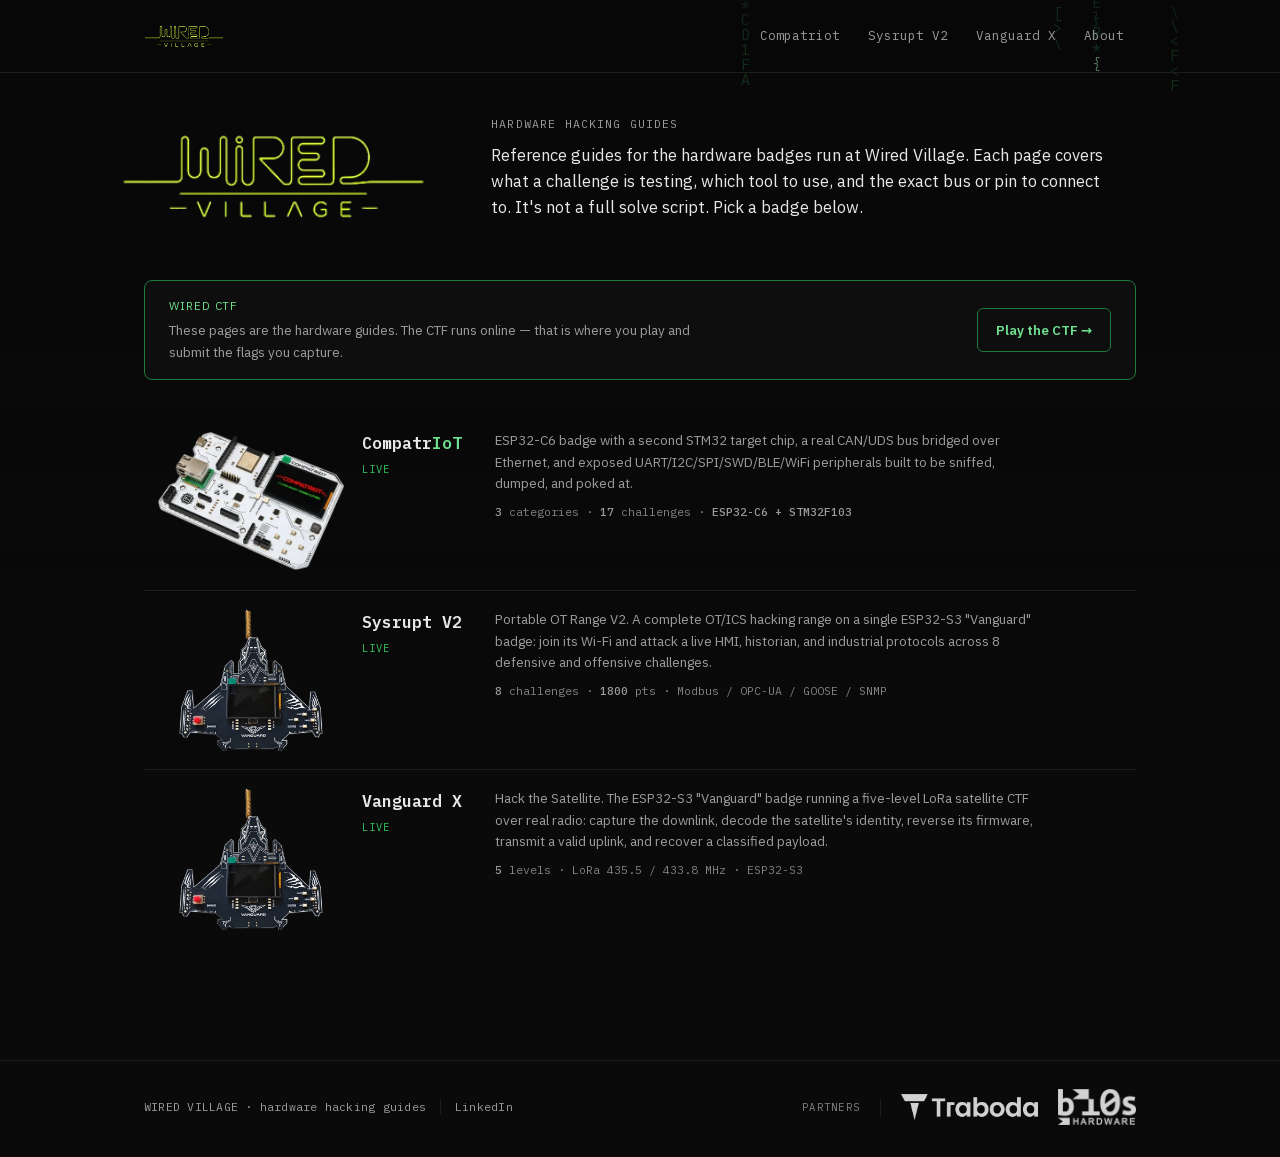
<file: index.html>
<!doctype html>
<html lang="en">
<head>
<meta charset="utf-8">
<meta name="viewport" content="width=device-width, initial-scale=1">
<title>Wired Village</title>
<meta name="description" content="Wired Village: hardware hacking guides for the Compatriot and Sysrupt training badges.">
<link rel="icon" href="assets/img/wired-village-logo.png">
<link rel="preload" href="assets/fonts/plex-sans-var.woff2" as="font" type="font/woff2" crossorigin>
<link rel="preload" href="assets/fonts/plex-mono-400.woff2" as="font" type="font/woff2" crossorigin>
<link rel="stylesheet" href="assets/css/site.css">
<link rel="canonical" href="https://thewiredvillage.com/">
<meta property="og:type" content="website">
<meta property="og:site_name" content="Wired Village">
<meta property="og:title" content="Wired Village">
<meta property="og:description" content="Wired Village: hardware hacking guides for the Compatriot and Sysrupt training badges.">
<meta property="og:url" content="https://thewiredvillage.com/">
<meta property="og:image" content="https://thewiredvillage.com/assets/img/wired-village-logo.png">
<meta name="twitter:card" content="summary_large_image">
<meta name="twitter:title" content="Wired Village">
<meta name="twitter:description" content="Wired Village: hardware hacking guides for the Compatriot and Sysrupt training badges.">
<meta name="twitter:image" content="https://thewiredvillage.com/assets/img/wired-village-logo.png">
</head>
<body>
<a class="skip-link" href="#main">Skip to content</a>
<canvas id="matrix-bg" aria-hidden="true"></canvas>

<header class="topbar">
  <div class="topbar-inner">
    <div class="brand">
      <img src="assets/img/wired-village-wordmark.webp" alt="Wired Village" width="280" height="81">
    </div>
    <nav class="navlinks">
      <a href="compatriot/index.html">Compatriot</a>
      <a href="sysrupt-v2/index.html">Sysrupt V2</a>
      <a href="vanguard-x/index.html">Vanguard X</a>
      <a href="about.html">About</a>
    </nav>
  </div>
</header>

<main id="main">

<section class="section wrap">
  <div class="hero-row hero-split">
    <h1 class="hero-mark"><img src="assets/img/wired-village-wordmark.webp"
        alt="Wired Village" width="280" height="81"></h1>
    <div class="hero-text">
      <p class="eyebrow">hardware hacking guides</p>
      <p class="lead">
        Reference guides for the hardware badges run at Wired Village. Each page covers
        what a challenge is testing, which tool to use, and the exact bus or pin to
        connect to. It's not a full solve script. Pick a badge below.
      </p>
    </div>
  </div>
</section>

<section class="wrap" style="padding-top:0;">
  <div class="scoreboard-cta">
    <div class="sb-text">
      <span class="sb-eyebrow">Wired CTF</span>
      <p>These pages are the hardware guides. The CTF runs online &mdash; that is where you
         play and submit the flags you capture.</p>
    </div>
    <a class="sb-link" href="https://wired-2026.eng.run" target="_blank"
       rel="noopener">Play the CTF &rarr;</a>
  </div>
</section>

<section class="wrap" style="padding-bottom: 72px;">
  <table class="index-table">
    <tr data-href="compatriot/index.html">
      <td class="ix-name">
        <div class="ix-thumb">
          <img src="assets/img/compatriot-board.webp" alt="Compatriot badge" width="420" height="312">
          <div>
            <a href="compatriot/index.html">Compatr<span class="iot">IoT</span></a>
            <span class="status">Live</span>
          </div>
        </div>
      </td>
      <td class="ix-desc">
        <p>ESP32-C6 badge with a second STM32 target chip, a real CAN/UDS bus bridged over
           Ethernet, and exposed UART/I2C/SPI/SWD/BLE/WiFi peripherals built to be sniffed,
           dumped, and poked at.</p>
        <div class="meta"><b>3</b> categories · <b>17</b> challenges · <b>ESP32-C6 + STM32F103</b></div>
      </td>
      <td class="ix-arrow">→</td>
    </tr>
    <tr data-href="sysrupt-v2/index.html">
      <td class="ix-name">
        <div class="ix-thumb">
          <img src="assets/sysrupt-v2/board.webp" alt="Vanguard ESP32-S3 badge, top view" width="512" height="498">
          <div>
            <a href="sysrupt-v2/index.html">Sysrupt V2</a>
            <span class="status">Live</span>
          </div>
        </div>
      </td>
      <td class="ix-desc">
        <p>Portable OT Range V2. A complete OT/ICS hacking range on a single ESP32-S3
           "Vanguard" badge: join its Wi-Fi and attack a live HMI, historian, and
           industrial protocols across 8 defensive and offensive challenges.</p>
        <div class="meta"><b>8</b> challenges · <b>1800</b> pts · Modbus / OPC-UA / GOOSE / SNMP</div>
      </td>
      <td class="ix-arrow">→</td>
    </tr>
    <tr data-href="vanguard-x/index.html">
      <td class="ix-name">
        <div class="ix-thumb">
          <img src="assets/sysrupt-v2/board.webp" alt="Vanguard ESP32-S3 badge, top view" width="512" height="498">
          <div>
            <a href="vanguard-x/index.html">Vanguard X</a>
            <span class="status">Live</span>
          </div>
        </div>
      </td>
      <td class="ix-desc">
        <p>Hack the Satellite. The ESP32-S3 "Vanguard" badge running a five-level LoRa
           satellite CTF over real radio: capture the downlink, decode the satellite's
           identity, reverse its firmware, transmit a valid uplink, and recover a
           classified payload.</p>
        <div class="meta"><b>5</b> levels · LoRa 435.5 / 433.8 MHz · ESP32-S3</div>
      </td>
      <td class="ix-arrow">→</td>
    </tr>
  </table>
</section>

</main>

<footer>
  <div class="wrap foot-inner">
    <div class="foot-left">WIRED VILLAGE · hardware hacking guides<a class="foot-li" href="https://www.linkedin.com/company/wiredvillage/" target="_blank" rel="noopener">LinkedIn</a></div>
    <div class="partner">
      <span class="partner-label">Partners</span>
      <a href="https://traboda.com" target="_blank" rel="noopener" aria-label="Traboda"><img class="p-traboda" src="assets/img/traboda-logo.webp" alt="Traboda" width="380" height="110"></a>
      <a href="https://www.bi0shardware.in/" target="_blank" rel="noopener" aria-label="bi0s hardware"><img class="p-bi0s" src="assets/img/bi0s-hardware-logo.webp" alt="bi0s hardware" width="380" height="110"></a>
    </div>
  </div>
</footer>

<script src="assets/js/site.js"></script>
<script src="assets/js/matrix-bg.js" defer></script>
</body>
</html>
</file>
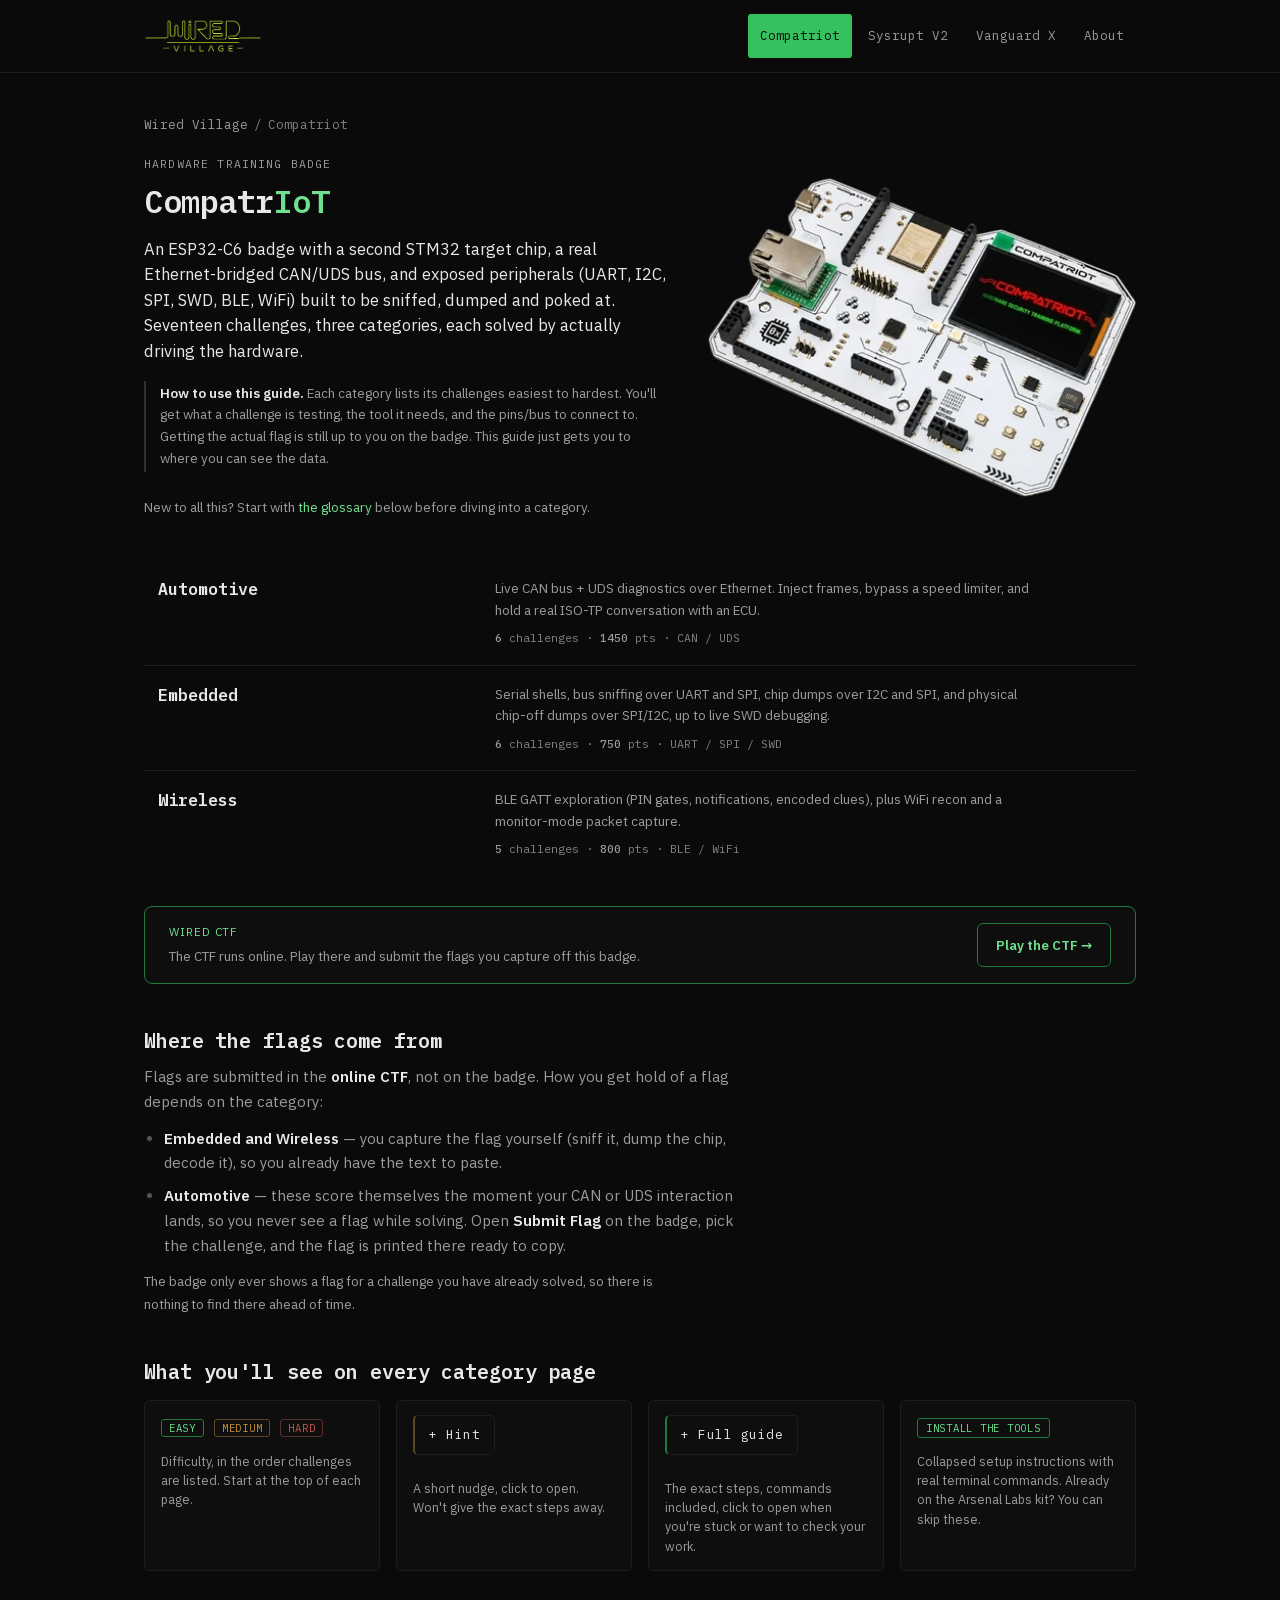
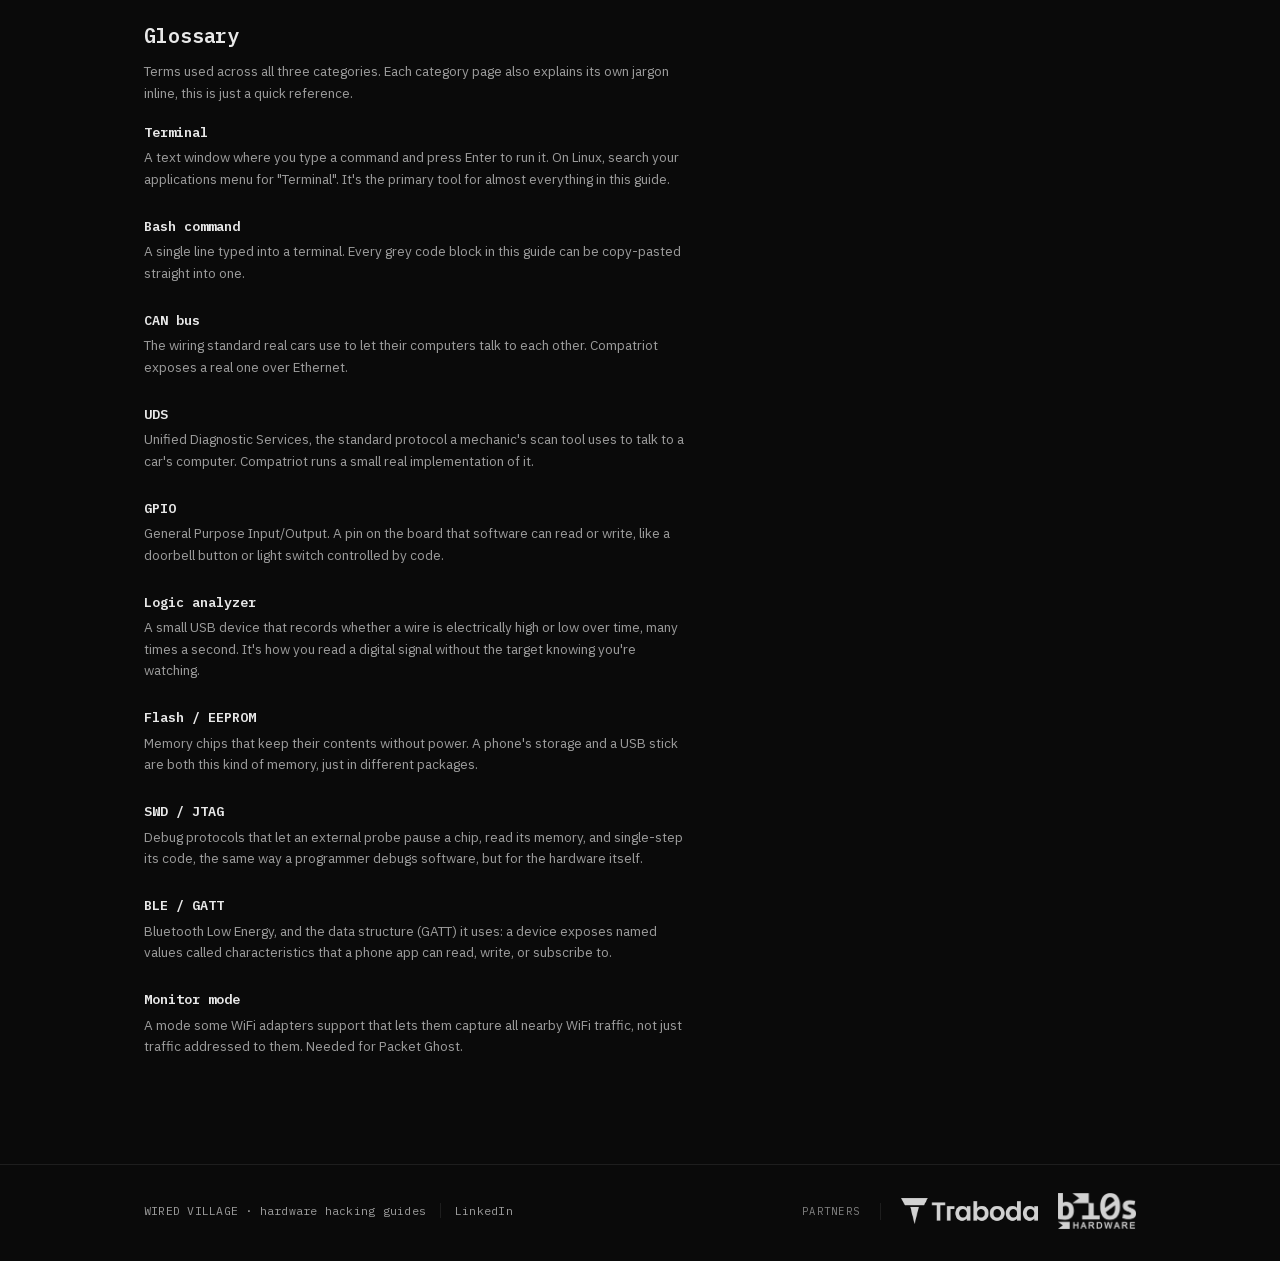
<file: compatriot/index.html>
<!doctype html>
<html lang="en">
<head>
<meta charset="utf-8">
<meta name="viewport" content="width=device-width, initial-scale=1">
<title>Compatriot · Wired Village</title>
<meta name="description" content="Guide to the Compatriot hardware badge: Automotive, Embedded and Wireless challenges.">
<link rel="icon" href="../assets/img/wired-village-logo.png">
<link rel="preload" href="../assets/fonts/plex-sans-var.woff2" as="font" type="font/woff2" crossorigin>
<link rel="preload" href="../assets/fonts/plex-mono-400.woff2" as="font" type="font/woff2" crossorigin>
<link rel="stylesheet" href="../assets/css/site.css">
<link rel="canonical" href="https://thewiredvillage.com/compatriot/index.html">
<meta property="og:type" content="website">
<meta property="og:site_name" content="Wired Village">
<meta property="og:title" content="Compatriot · Wired Village">
<meta property="og:description" content="Guide to the Compatriot hardware badge: Automotive, Embedded and Wireless challenges.">
<meta property="og:url" content="https://thewiredvillage.com/compatriot/index.html">
<meta property="og:image" content="https://thewiredvillage.com/assets/img/wired-village-logo.png">
<meta name="twitter:card" content="summary_large_image">
<meta name="twitter:title" content="Compatriot · Wired Village">
<meta name="twitter:description" content="Guide to the Compatriot hardware badge: Automotive, Embedded and Wireless challenges.">
<meta name="twitter:image" content="https://thewiredvillage.com/assets/img/wired-village-logo.png">
</head>
<body>
<a class="skip-link" href="#main">Skip to content</a>

<header class="topbar">
  <div class="topbar-inner">
    <div class="brand">
      <a href="../index.html" class="brand-link">
        <img src="../assets/img/wired-village-wordmark.webp" alt="Wired Village" width="280" height="81">
      </a>
    </div>
    <nav class="navlinks">
      <a href="index.html" class="active">Compatriot</a>
      <a href="../sysrupt-v2/index.html">Sysrupt V2</a>
      <a href="../vanguard-x/index.html">Vanguard X</a>
      <a href="../about.html">About</a>
    </nav>
  </div>
</header>

<main id="main">

<section class="wrap sec-first">
  <p class="crumbs"><a href="../index.html">Wired Village</a><span class="sep">/</span>Compatriot</p>
  <div class="split">
    <div>
      <p class="eyebrow">Hardware training badge</p>
      <h1>Compatr<span class="iot">IoT</span></h1>
      <p class="lead">
        An ESP32-C6 badge with a second STM32 target chip, a real Ethernet-bridged CAN/UDS
        bus, and exposed peripherals (UART, I2C, SPI, SWD, BLE, WiFi) built to be sniffed,
        dumped and poked at. Seventeen challenges, three categories, each solved by actually
        driving the hardware.
      </p>
      <p class="note">
        <b>How to use this guide.</b> Each category lists its challenges easiest to
        hardest. You'll get what a challenge is testing, the tool it needs, and the
        pins/bus to connect to. Getting the actual flag is still up to you on the badge.
        This guide just gets you to where you can see the data.
      </p>
      <p class="sub-note">New to all this? Start with
        <a href="#glossary">the glossary</a> below before diving into a category.</p>
    </div>
    <img src="../assets/img/compatriot-board.webp" alt="Compatriot badge" width="420" height="312">
  </div>
</section>
<style>@media (max-width: 760px){ .wrap div[style*="grid-template-columns"]{ display:block !important; } }</style>

<section class="wrap sec-tight">
  <table class="index-table">
    <tr data-href="automotive.html">
      <td class="ix-name"><a href="automotive.html">Automotive</a></td>
      <td class="ix-desc">
        <p>Live CAN bus + UDS diagnostics over Ethernet. Inject frames, bypass a speed
           limiter, and hold a real ISO-TP conversation with an ECU.</p>
        <div class="meta"><b>6</b> challenges · <b>1450</b> pts · CAN / UDS</div>
      </td>
      <td class="ix-arrow">→</td>
    </tr>
    <tr data-href="embedded.html">
      <td class="ix-name"><a href="embedded.html">Embedded</a></td>
      <td class="ix-desc">
        <p>Serial shells, bus sniffing over UART and SPI, chip dumps over I2C and SPI, and
           physical chip-off dumps over SPI/I2C, up to live SWD debugging.</p>
        <div class="meta"><b>6</b> challenges · <b>750</b> pts · UART / SPI / SWD</div>
      </td>
      <td class="ix-arrow">→</td>
    </tr>
    <tr data-href="wireless.html">
      <td class="ix-name"><a href="wireless.html">Wireless</a></td>
      <td class="ix-desc">
        <p>BLE GATT exploration (PIN gates, notifications, encoded clues), plus WiFi recon
           and a monitor-mode packet capture.</p>
        <div class="meta"><b>5</b> challenges · <b>800</b> pts · BLE / WiFi</div>
      </td>
      <td class="ix-arrow">→</td>
    </tr>
  </table>
</section>

<section class="wrap sec-tight">
  <div class="scoreboard-cta">
    <div class="sb-text">
      <span class="sb-eyebrow">Wired CTF</span>
      <p>The CTF runs online. Play there and submit the flags you capture off this badge.</p>
    </div>
    <a class="sb-link" href="https://wired-2026.eng.run" target="_blank"
       rel="noopener">Play the CTF &rarr;</a>
  </div>

  <h2>Where the flags come from</h2>
  <p>Flags are submitted in the <b>online CTF</b>, not on the badge. How you get
     hold of a flag depends on the category:</p>
  <ul>
    <li><b>Embedded and Wireless</b> &mdash; you capture the flag yourself (sniff it, dump
        the chip, decode it), so you already have the text to paste.</li>
    <li><b>Automotive</b> &mdash; these score themselves the moment your CAN or UDS
        interaction lands, so you never see a flag while solving. Open <b>Submit Flag</b> on
        the badge, pick the challenge, and the flag is printed there ready to copy.</li>
  </ul>
  <p class="sub-note">The badge only ever shows a flag for a challenge you have already
     solved, so there is nothing to find there ahead of time.</p>

  <h2>What you'll see on every category page</h2>
  <div class="legend-grid">
    <div class="legend-item">
      <span class="diff-tag easy">Easy</span>
      <span class="diff-tag med">Medium</span>
      <span class="diff-tag hard">Hard</span>
      <p>Difficulty, in the order challenges are listed. Start at the top of each page.</p>
    </div>
    <div class="legend-item">
      <span class="reveal hint" style="display:inline-block;"><span class="reveal-fake-summary">+ Hint</span></span>
      <p>A short nudge, click to open. Won't give the exact steps away.</p>
    </div>
    <div class="legend-item">
      <span class="reveal guide" style="display:inline-block;"><span class="reveal-fake-summary">+ Full guide</span></span>
      <p>The exact steps, commands included, click to open when you're stuck or want to
         check your work.</p>
    </div>
    <div class="legend-item">
      <span class="tag-soon" style="color:var(--accent-text);border-color:var(--accent-dim);">Install the tools</span>
      <p>Collapsed setup instructions with real terminal commands. Already on the Arsenal
         Labs kit? You can skip these.</p>
    </div>
  </div>
</section>

<section class="wrap sec-last" id="glossary">
  <h2>Glossary</h2>
  <p class="sub-note">Terms used across all three categories. Each category page
     also explains its own jargon inline, this is just a quick reference.</p>
  <dl class="glossary">
    <dt>Terminal</dt><dd>A text window where you type a command and press Enter to run it. On Linux, search your applications menu for "Terminal". It's the primary tool for almost everything in this guide.</dd>
    <dt>Bash command</dt><dd>A single line typed into a terminal. Every grey code block in this guide can be copy-pasted straight into one.</dd>
    <dt>CAN bus</dt><dd>The wiring standard real cars use to let their computers talk to each other. Compatriot exposes a real one over Ethernet.</dd>
    <dt>UDS</dt><dd>Unified Diagnostic Services, the standard protocol a mechanic's scan tool uses to talk to a car's computer. Compatriot runs a small real implementation of it.</dd>
    <dt>GPIO</dt><dd>General Purpose Input/Output. A pin on the board that software can read or write, like a doorbell button or light switch controlled by code.</dd>
    <dt>Logic analyzer</dt><dd>A small USB device that records whether a wire is electrically high or low over time, many times a second. It's how you read a digital signal without the target knowing you're watching.</dd>
    <dt>Flash / EEPROM</dt><dd>Memory chips that keep their contents without power. A phone's storage and a USB stick are both this kind of memory, just in different packages.</dd>
    <dt>SWD / JTAG</dt><dd>Debug protocols that let an external probe pause a chip, read its memory, and single-step its code, the same way a programmer debugs software, but for the hardware itself.</dd>
    <dt>BLE / GATT</dt><dd>Bluetooth Low Energy, and the data structure (GATT) it uses: a device exposes named values called characteristics that a phone app can read, write, or subscribe to.</dd>
    <dt>Monitor mode</dt><dd>A mode some WiFi adapters support that lets them capture all nearby WiFi traffic, not just traffic addressed to them. Needed for Packet Ghost.</dd>
  </dl>
</section>

</main>

<footer>
  <div class="wrap foot-inner">
    <div class="foot-left">WIRED VILLAGE · hardware hacking guides<a class="foot-li" href="https://www.linkedin.com/company/wiredvillage/" target="_blank" rel="noopener">LinkedIn</a></div>
    <div class="partner">
      <span class="partner-label">Partners</span>
      <a href="https://traboda.com" target="_blank" rel="noopener" aria-label="Traboda"><img class="p-traboda" src="../assets/img/traboda-logo.webp" alt="Traboda" width="380" height="110"></a>
      <a href="https://www.bi0shardware.in/" target="_blank" rel="noopener" aria-label="bi0s hardware"><img class="p-bi0s" src="../assets/img/bi0s-hardware-logo.webp" alt="bi0s hardware" width="380" height="110"></a>
    </div>
  </div>
</footer>

<script src="../assets/js/site.js"></script>
</body>
</html>
</file>
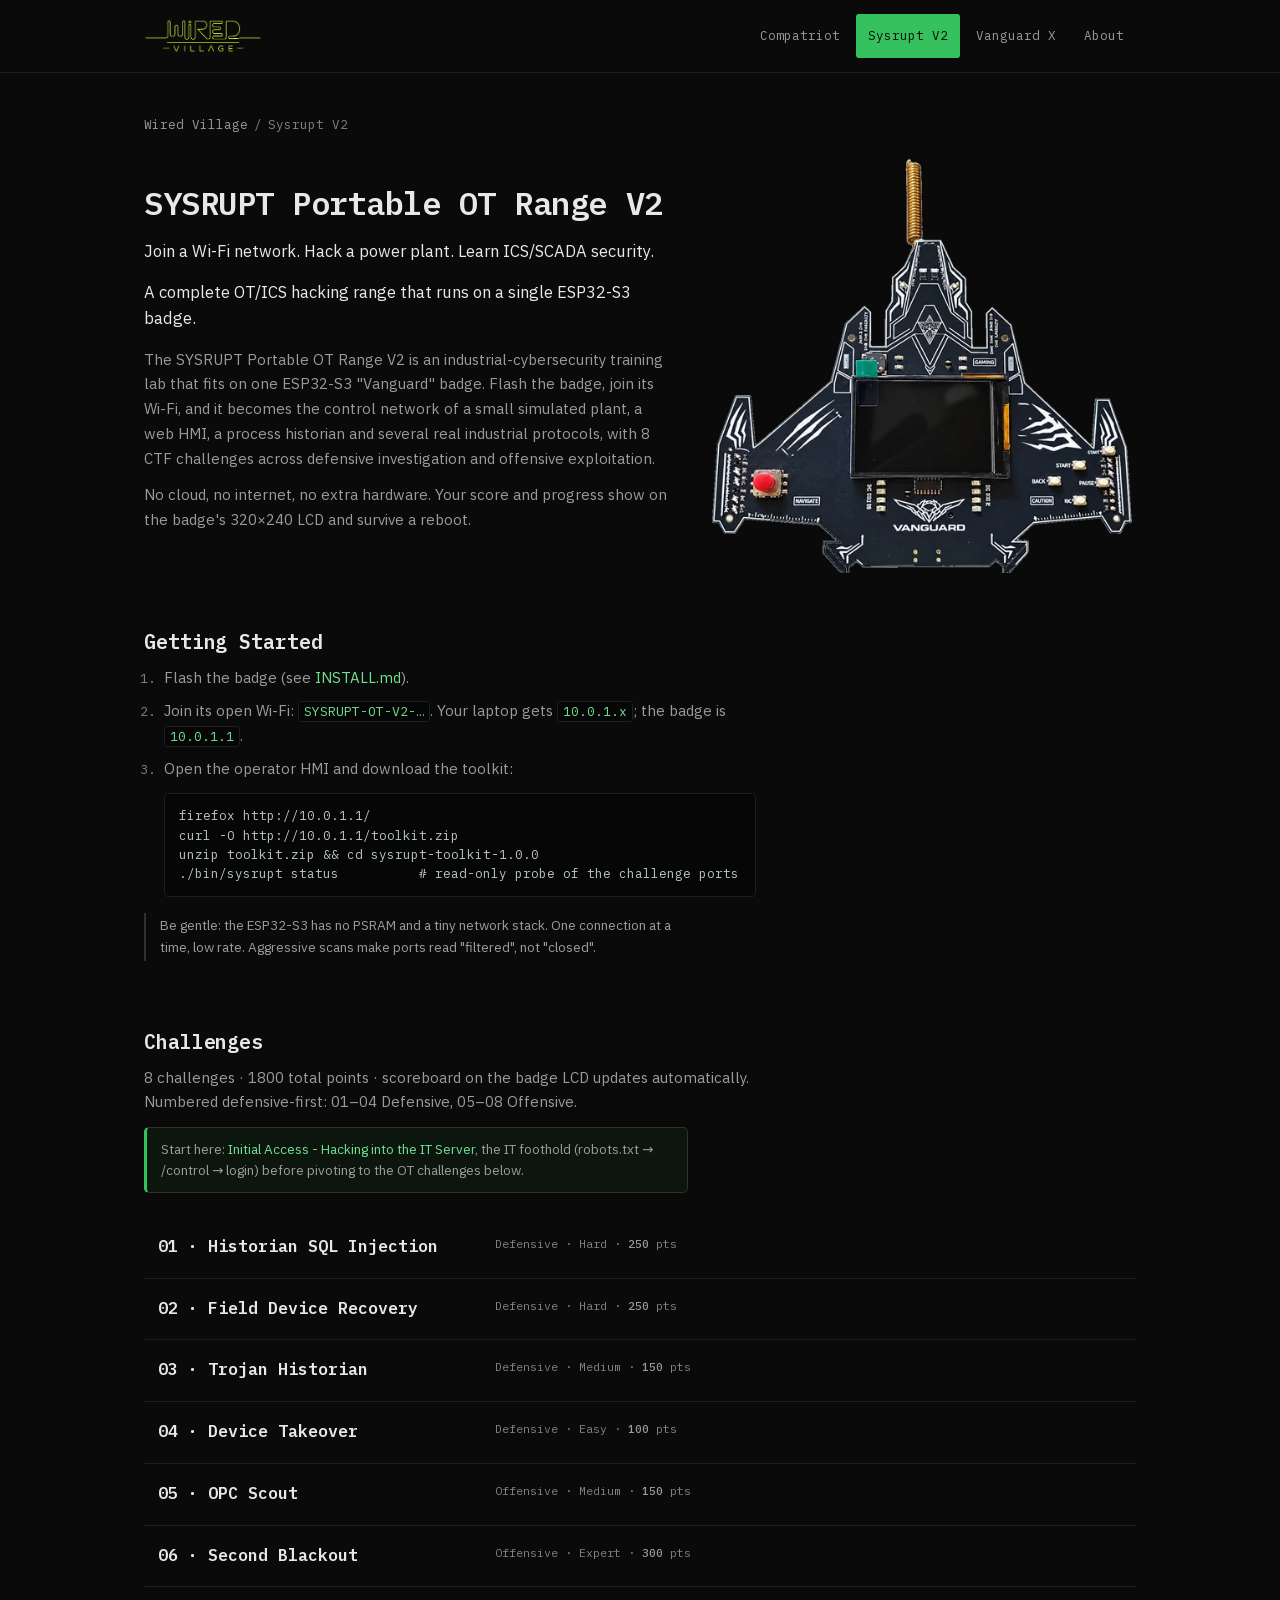
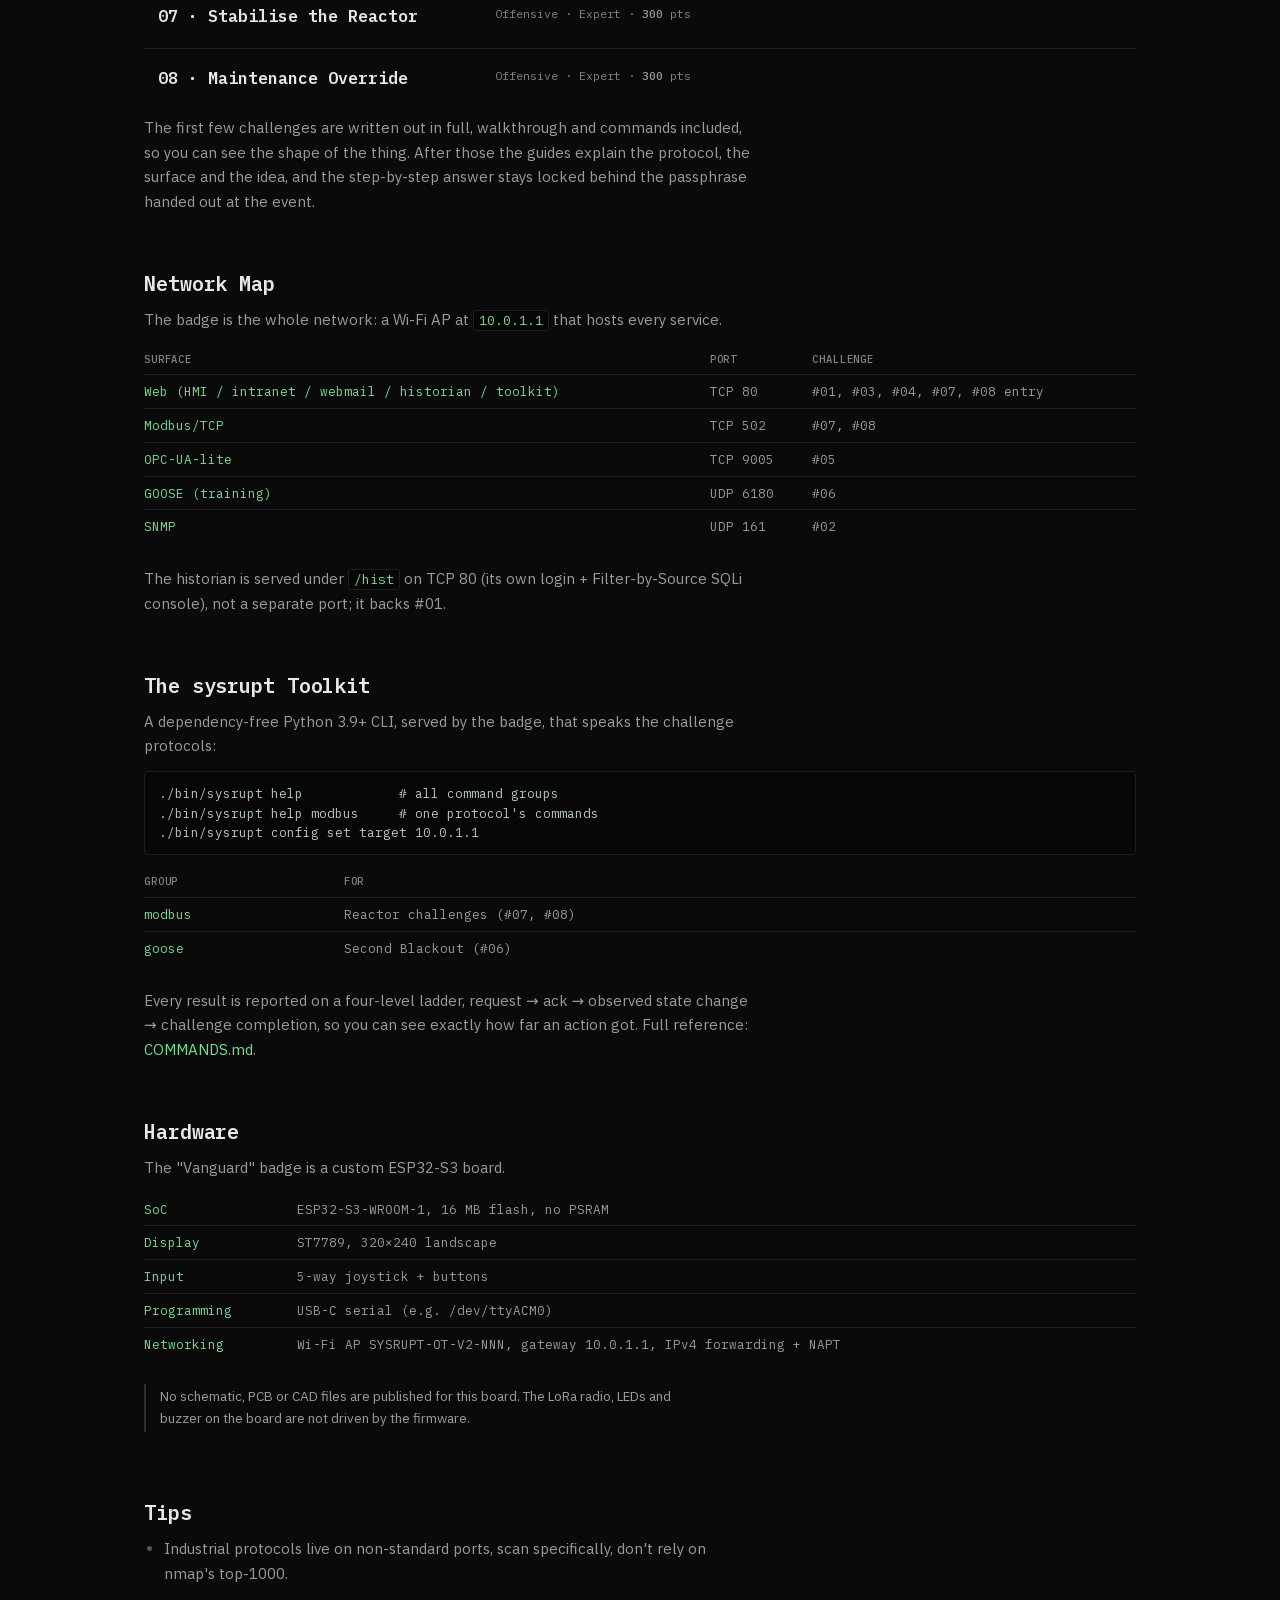
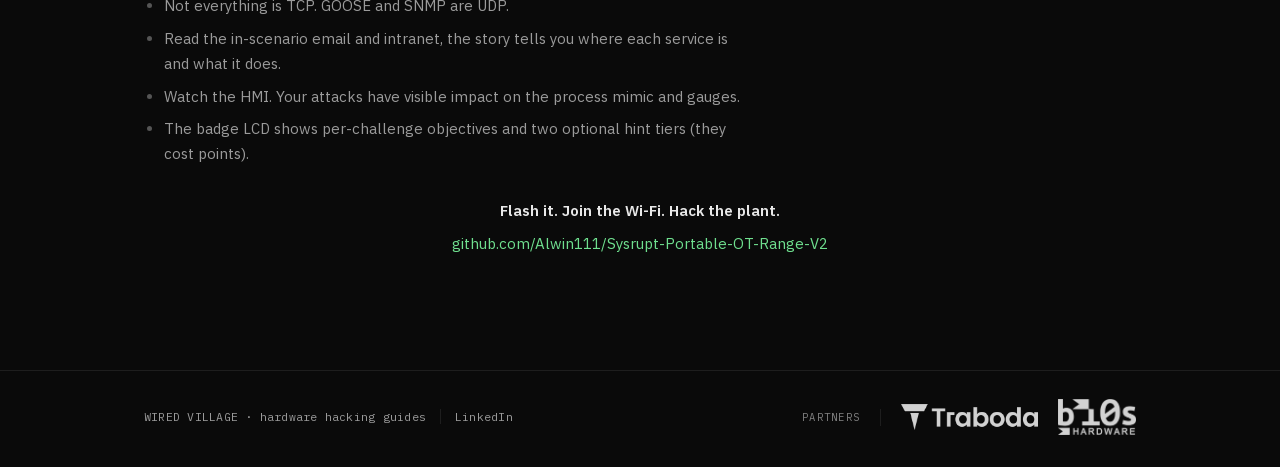
<file: sysrupt-v2/index.html>
<!doctype html>
<html lang="en">
<head>
<meta charset="utf-8">
<meta name="viewport" content="width=device-width, initial-scale=1">
<title>Sysrupt V2 · Wired Village</title>
<meta name="description" content="SYSRUPT Portable OT Range V2 - ICS/SCADA cybersecurity training on a single ESP32-S3 badge.">
<link rel="icon" href="../assets/img/wired-village-logo.png">
<link rel="preload" href="../assets/fonts/plex-sans-var.woff2" as="font" type="font/woff2" crossorigin>
<link rel="preload" href="../assets/fonts/plex-mono-400.woff2" as="font" type="font/woff2" crossorigin>
<link rel="stylesheet" href="../assets/css/site.css">
<link rel="canonical" href="https://thewiredvillage.com/sysrupt-v2/index.html">
<meta property="og:type" content="website">
<meta property="og:site_name" content="Wired Village">
<meta property="og:title" content="Sysrupt V2 · Wired Village">
<meta property="og:description" content="SYSRUPT Portable OT Range V2 - ICS/SCADA cybersecurity training on a single ESP32-S3 badge.">
<meta property="og:url" content="https://thewiredvillage.com/sysrupt-v2/index.html">
<meta property="og:image" content="https://thewiredvillage.com/assets/img/wired-village-logo.png">
<meta name="twitter:card" content="summary_large_image">
<meta name="twitter:title" content="Sysrupt V2 · Wired Village">
<meta name="twitter:description" content="SYSRUPT Portable OT Range V2 - ICS/SCADA cybersecurity training on a single ESP32-S3 badge.">
<meta name="twitter:image" content="https://thewiredvillage.com/assets/img/wired-village-logo.png">
</head>
<body>
<a class="skip-link" href="#main">Skip to content</a>

<header class="topbar">
  <div class="topbar-inner">
    <div class="brand">
      <a href="../index.html" class="brand-link">
        <img src="../assets/img/wired-village-wordmark.webp" alt="Wired Village" width="280" height="81">
      </a>
    </div>
    <nav class="navlinks">
      <a href="../compatriot/index.html">Compatriot</a>
      <a href="index.html" class="active">Sysrupt V2</a>
      <a href="../vanguard-x/index.html">Vanguard X</a>
      <a href="../about.html">About</a>
    </nav>
  </div>
</header>

<main id="main">

<section class="wrap sec-first">
  <p class="crumbs"><a href="../index.html">Wired Village</a><span class="sep">/</span>Sysrupt V2</p>
  <div class="split">
    <div>
      <h1>SYSRUPT Portable OT Range V2</h1>
      <p class="lead">
        Join a Wi-Fi network. Hack a power plant. Learn ICS/SCADA security.
      </p>
      <p class="lead">
        A complete OT/ICS hacking range that runs on a single ESP32-S3 badge.
      </p>
      <p>
        The SYSRUPT Portable OT Range V2 is an industrial-cybersecurity training lab that fits on one
        ESP32-S3 "Vanguard" badge. Flash the badge, join its Wi-Fi, and it becomes the control network
        of a small simulated plant, a web HMI, a process historian and several real industrial protocols,
        with 8 CTF challenges across defensive investigation and offensive exploitation.
      </p>
      <p>
        No cloud, no internet, no extra hardware. Your score and progress show on the badge's 320&times;240
        LCD and survive a reboot.
      </p>
    </div>
    <img src="../assets/sysrupt-v2/board.webp" alt="The Vanguard ESP32-S3 badge" style="border-radius:4px;" width="512" height="498">
  </div>
</section>
<style>@media (max-width: 760px){ .wrap div[style*="grid-template-columns"]{ display:block !important; } }</style>

<section class="wrap sec">
  <h2>Getting Started</h2>
  <ol>
    <li>Flash the badge (see <a href="https://github.com/Alwin111/Sysrupt-Portable-OT-Range-V2/blob/main/INSTALL.md" target="_blank" rel="noopener">INSTALL.md</a>).</li>
    <li>Join its open Wi-Fi: <code>SYSRUPT-OT-V2-&hellip;</code>. Your laptop gets <code>10.0.1.x</code>; the badge is <code>10.0.1.1</code>.</li>
    <li>Open the operator HMI and download the toolkit:
      <pre>firefox http://10.0.1.1/
curl -O http://10.0.1.1/toolkit.zip
unzip toolkit.zip && cd sysrupt-toolkit-1.0.0
./bin/sysrupt status          # read-only probe of the challenge ports</pre>
    </li>
  </ol>
  <p class="note">Be gentle: the ESP32-S3 has no PSRAM and a tiny network stack. One connection at a time,
    low rate. Aggressive scans make ports read "filtered", not "closed".</p>
</section>

<section class="wrap sec">
  <h2>Challenges</h2>
  <p>8 challenges &middot; 1800 total points &middot; scoreboard on the badge LCD updates automatically.
     Numbered defensive-first: 01&ndash;04 Defensive, 05&ndash;08 Offensive.</p>
  <p class="arsenal-note">Start here: <a href="challenges.html#initial-access">Initial Access - Hacking into the IT Server</a>,
     the IT foothold (robots.txt &rarr; /control &rarr; login) before pivoting to the OT challenges below.</p>
  <table class="index-table">
    <tr data-href="challenges.html#ch01">
      <td class="ix-name"><a href="challenges.html#ch01">01 &middot; Historian SQL Injection</a></td>
      <td class="ix-desc"><div class="meta">Defensive &middot; Hard &middot; <b>250</b> pts</div></td>
      <td class="ix-arrow">→</td>
    </tr>
    <tr data-href="challenges.html#ch02">
      <td class="ix-name"><a href="challenges.html#ch02">02 &middot; Field Device Recovery</a></td>
      <td class="ix-desc"><div class="meta">Defensive &middot; Hard &middot; <b>250</b> pts</div></td>
      <td class="ix-arrow">→</td>
    </tr>
    <tr data-href="challenges.html#ch03">
      <td class="ix-name"><a href="challenges.html#ch03">03 &middot; Trojan Historian</a></td>
      <td class="ix-desc"><div class="meta">Defensive &middot; Medium &middot; <b>150</b> pts</div></td>
      <td class="ix-arrow">→</td>
    </tr>
    <tr data-href="challenges.html#ch04">
      <td class="ix-name"><a href="challenges.html#ch04">04 &middot; Device Takeover</a></td>
      <td class="ix-desc"><div class="meta">Defensive &middot; Easy &middot; <b>100</b> pts</div></td>
      <td class="ix-arrow">→</td>
    </tr>
    <tr data-href="challenges.html#ch05">
      <td class="ix-name"><a href="challenges.html#ch05">05 &middot; OPC Scout</a></td>
      <td class="ix-desc"><div class="meta">Offensive &middot; Medium &middot; <b>150</b> pts</div></td>
      <td class="ix-arrow">→</td>
    </tr>
    <tr data-href="challenges.html#ch06">
      <td class="ix-name"><a href="challenges.html#ch06">06 &middot; Second Blackout</a></td>
      <td class="ix-desc"><div class="meta">Offensive &middot; Expert &middot; <b>300</b> pts</div></td>
      <td class="ix-arrow">→</td>
    </tr>
    <tr data-href="challenges.html#ch07">
      <td class="ix-name"><a href="challenges.html#ch07">07 &middot; Stabilise the Reactor</a></td>
      <td class="ix-desc"><div class="meta">Offensive &middot; Expert &middot; <b>300</b> pts</div></td>
      <td class="ix-arrow">→</td>
    </tr>
    <tr data-href="challenges.html#ch08">
      <td class="ix-name"><a href="challenges.html#ch08">08 &middot; Maintenance Override</a></td>
      <td class="ix-desc"><div class="meta">Offensive &middot; Expert &middot; <b>300</b> pts</div></td>
      <td class="ix-arrow">→</td>
    </tr>
  </table>
  <p>The first few challenges are written out in full, walkthrough and commands included,
     so you can see the shape of the thing. After those the guides explain the protocol,
     the surface and the idea, and the step-by-step answer stays locked behind the
     passphrase handed out at the event.</p>
</section>

<section class="wrap sec">
  <h2>Network Map</h2>
  <p>The badge is the whole network: a Wi-Fi AP at <code>10.0.1.1</code> that hosts every service.</p>
  <table class="pin-table">
    <tr><th>Surface</th><th>Port</th><th>Challenge</th></tr>
    <tr><td class="sig">Web (HMI / intranet / webmail / historian / toolkit)</td><td>TCP 80</td><td>#01, #03, #04, #07, #08 entry</td></tr>
    <tr><td class="sig">Modbus/TCP</td><td>TCP 502</td><td>#07, #08</td></tr>
    <tr><td class="sig">OPC-UA-lite</td><td>TCP 9005</td><td>#05</td></tr>
    <tr><td class="sig">GOOSE (training)</td><td>UDP 6180</td><td>#06</td></tr>
    <tr><td class="sig">SNMP</td><td>UDP 161</td><td>#02</td></tr>
  </table>
  <p>The historian is served under <code>/hist</code> on TCP 80 (its own login + Filter-by-Source SQLi
     console), not a separate port; it backs #01.</p>
</section>

<section class="wrap sec">
  <h2>The sysrupt Toolkit</h2>
  <p>A dependency-free Python 3.9+ CLI, served by the badge, that speaks the challenge protocols:</p>
  <pre>./bin/sysrupt help            # all command groups
./bin/sysrupt help modbus     # one protocol's commands
./bin/sysrupt config set target 10.0.1.1</pre>
  <table class="pin-table">
    <tr><th>Group</th><th>For</th></tr>
    <tr><td class="sig">modbus</td><td>Reactor challenges (#07, #08)</td></tr>
    <tr><td class="sig">goose</td><td>Second Blackout (#06)</td></tr>
  </table>
  <p>Every result is reported on a four-level ladder, request &rarr; ack &rarr; observed state change
     &rarr; challenge completion, so you can see exactly how far an action got. Full reference:
     <a href="https://github.com/Alwin111/Sysrupt-Portable-OT-Range-V2/blob/main/Devices/vanguard/tools/sysrupt/COMMANDS.md" target="_blank" rel="noopener">COMMANDS.md</a>.</p>
</section>

<section class="wrap sec">
  <h2>Hardware</h2>
  <p>The "Vanguard" badge is a custom ESP32-S3 board.</p>
  <table class="pin-table">
    <tr><td class="sig">SoC</td><td>ESP32-S3-WROOM-1, 16 MB flash, no PSRAM</td></tr>
    <tr><td class="sig">Display</td><td>ST7789, 320&times;240 landscape</td></tr>
    <tr><td class="sig">Input</td><td>5-way joystick + buttons</td></tr>
    <tr><td class="sig">Programming</td><td>USB-C serial (e.g. /dev/ttyACM0)</td></tr>
    <tr><td class="sig">Networking</td><td>Wi-Fi AP SYSRUPT-OT-V2-NNN, gateway 10.0.1.1, IPv4 forwarding + NAPT</td></tr>
  </table>
  <p class="note">No schematic, PCB or CAD files are published for this board. The LoRa radio, LEDs and
    buzzer on the board are not driven by the firmware.</p>
</section>

<section class="wrap sec-last">
  <h2>Tips</h2>
  <ul>
    <li>Industrial protocols live on non-standard ports, scan specifically, don't rely on nmap's top-1000.</li>
    <li>Not everything is TCP. GOOSE and SNMP are UDP.</li>
    <li>Read the in-scenario email and intranet, the story tells you where each service is and what it does.</li>
    <li>Watch the HMI. Your attacks have visible impact on the process mimic and gauges.</li>
    <li>The badge LCD shows per-challenge objectives and two optional hint tiers (they cost points).</li>
  </ul>
  <p class="closing"><b>Flash it. Join the Wi-Fi. Hack the plant.</b></p>
  <p class="closing"><a href="https://github.com/Alwin111/Sysrupt-Portable-OT-Range-V2" target="_blank" rel="noopener">github.com/Alwin111/Sysrupt-Portable-OT-Range-V2</a></p>
</section>

</main>

<footer>
  <div class="wrap foot-inner">
    <div class="foot-left">WIRED VILLAGE · hardware hacking guides<a class="foot-li" href="https://www.linkedin.com/company/wiredvillage/" target="_blank" rel="noopener">LinkedIn</a></div>
    <div class="partner">
      <span class="partner-label">Partners</span>
      <a href="https://traboda.com" target="_blank" rel="noopener" aria-label="Traboda"><img class="p-traboda" src="../assets/img/traboda-logo.webp" alt="Traboda" width="380" height="110"></a>
      <a href="https://www.bi0shardware.in/" target="_blank" rel="noopener" aria-label="bi0s hardware"><img class="p-bi0s" src="../assets/img/bi0s-hardware-logo.webp" alt="bi0s hardware" width="380" height="110"></a>
    </div>
  </div>
</footer>

<script src="../assets/js/site.js"></script>
</body>
</html>
</file>
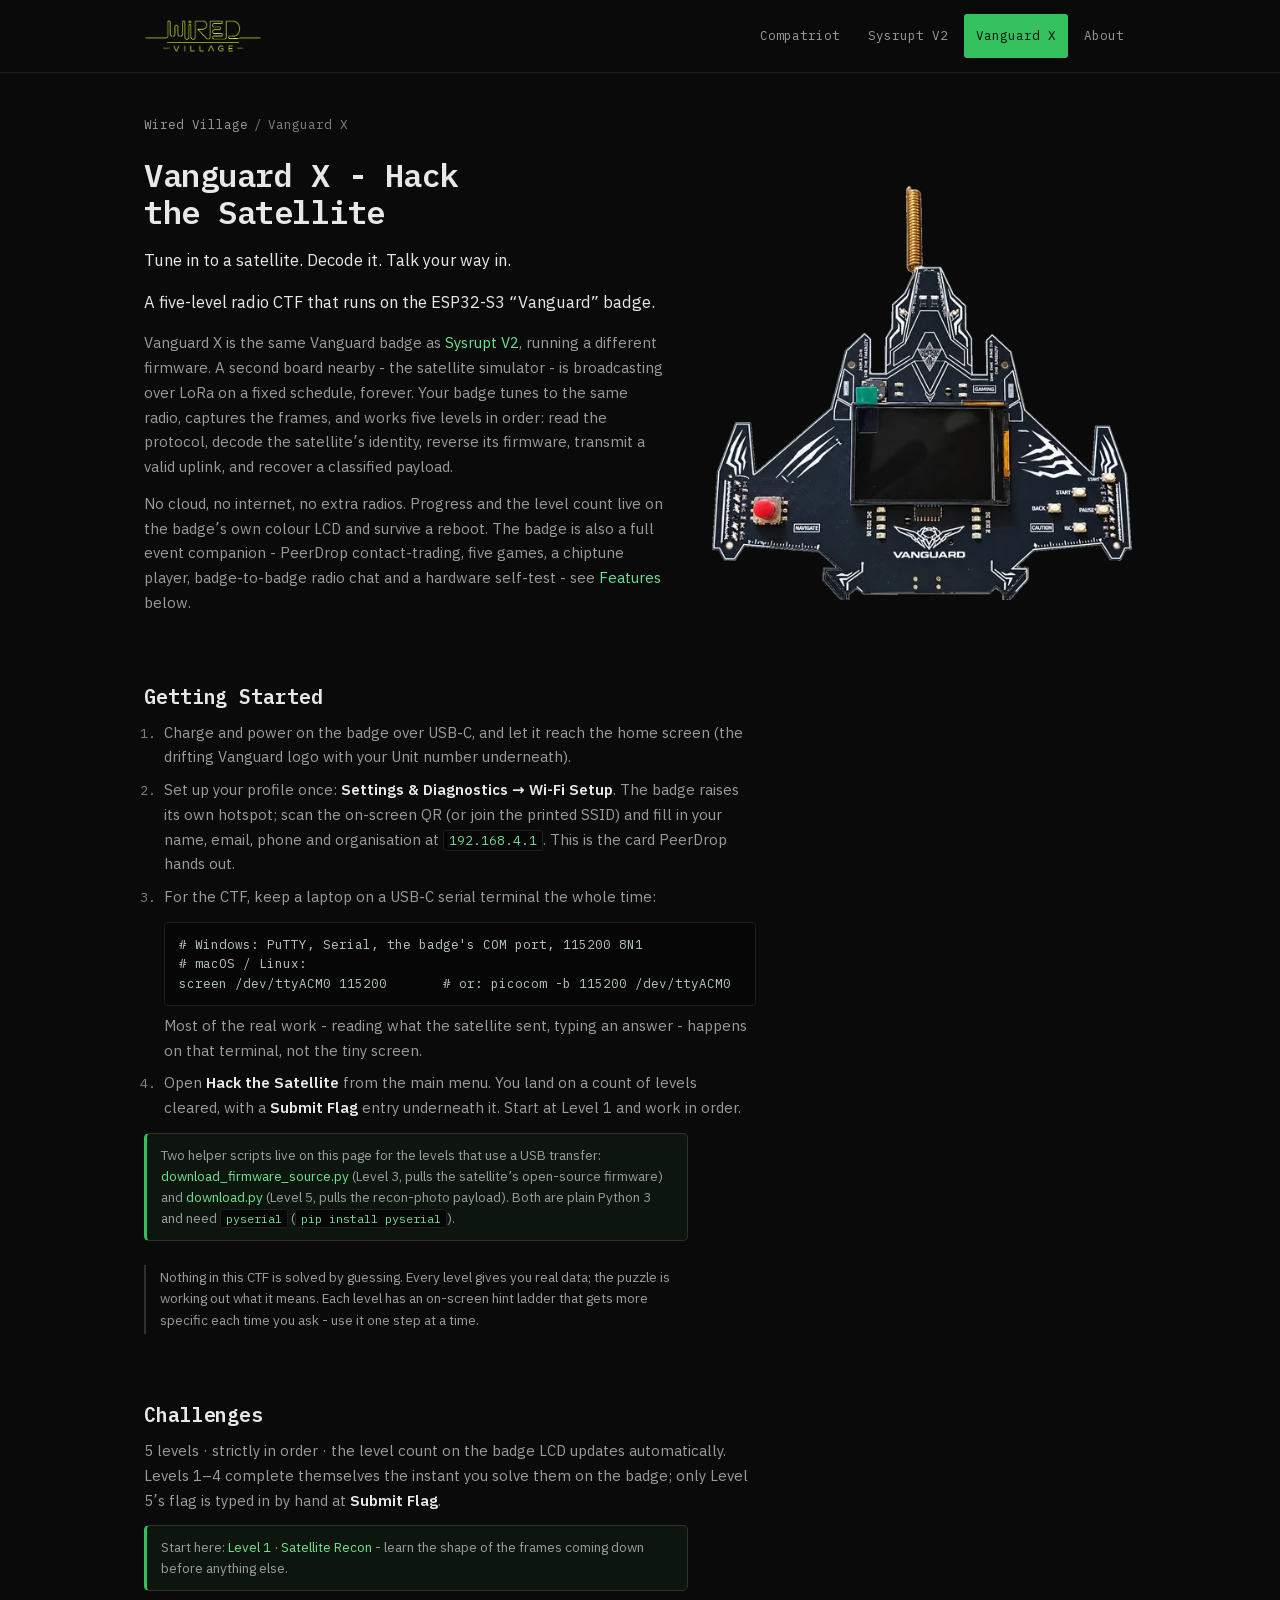
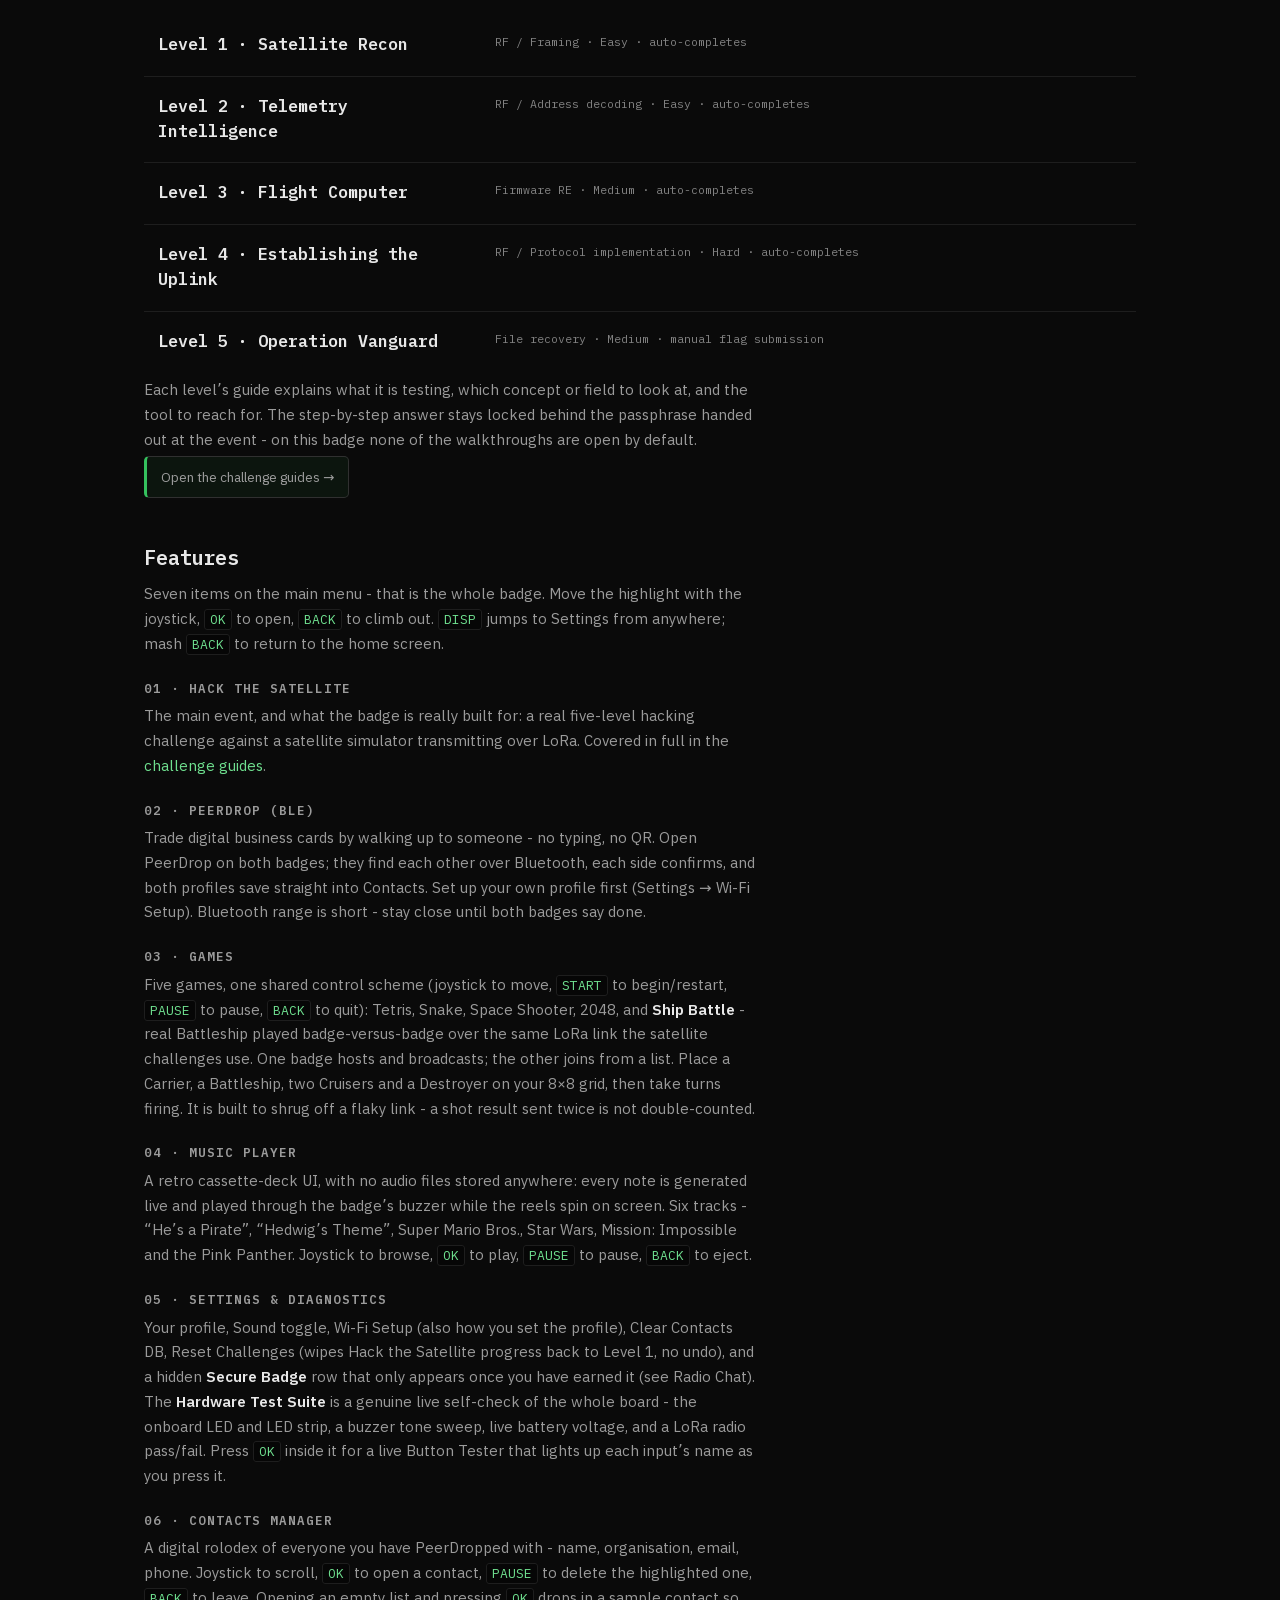
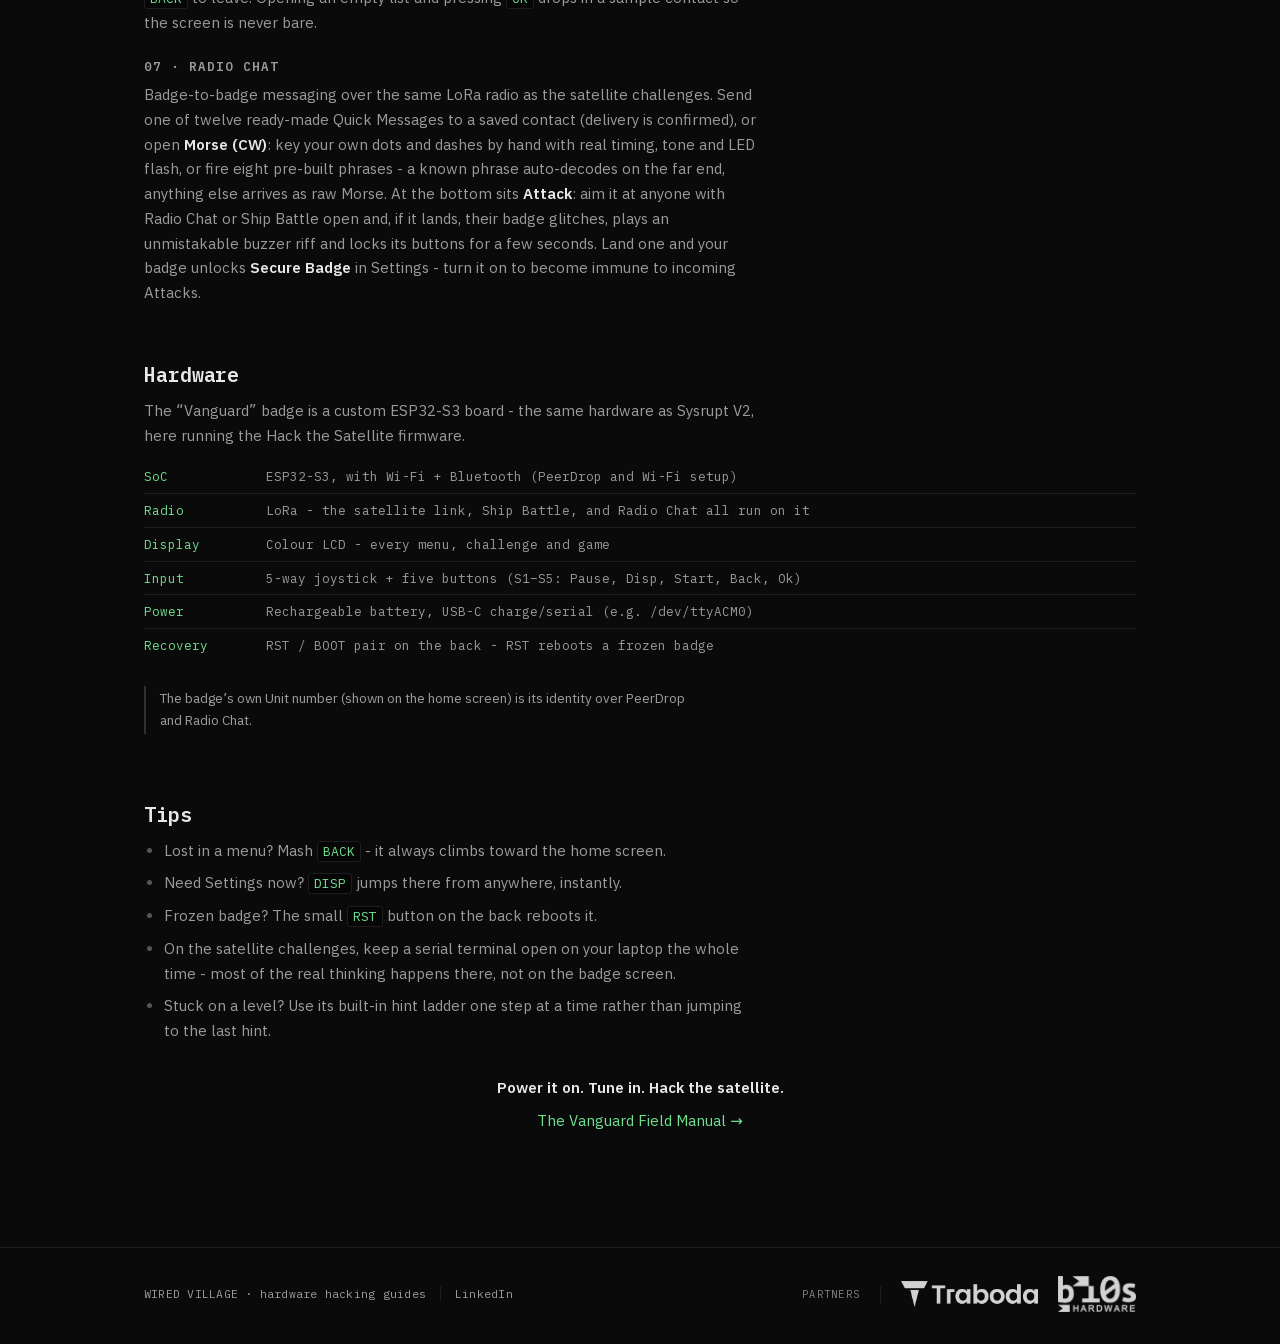
<file: vanguard-x/index.html>
<!doctype html>
<html lang="en">
<head>
<meta charset="utf-8">
<meta name="viewport" content="width=device-width, initial-scale=1">
<title>Vanguard X · Wired Village</title>
<meta name="description" content="Vanguard X - the ESP32-S3 Vanguard badge running the Hack the Satellite firmware: a five-level LoRa satellite CTF, plus PeerDrop, games, radio chat and a full hardware self-test.">
<link rel="icon" href="../assets/img/wired-village-logo.png">
<link rel="preload" href="../assets/fonts/plex-sans-var.woff2" as="font" type="font/woff2" crossorigin>
<link rel="preload" href="../assets/fonts/plex-mono-400.woff2" as="font" type="font/woff2" crossorigin>
<link rel="stylesheet" href="../assets/css/site.css">
<link rel="canonical" href="https://thewiredvillage.com/vanguard-x/index.html">
<meta property="og:type" content="website">
<meta property="og:site_name" content="Wired Village">
<meta property="og:title" content="Vanguard X · Wired Village">
<meta property="og:description" content="The ESP32-S3 Vanguard badge running the Hack the Satellite firmware: a five-level LoRa satellite CTF over real radio.">
<meta property="og:url" content="https://thewiredvillage.com/vanguard-x/index.html">
<meta property="og:image" content="https://thewiredvillage.com/assets/img/wired-village-logo.png">
<meta name="twitter:card" content="summary_large_image">
<meta name="twitter:title" content="Vanguard X · Wired Village">
<meta name="twitter:description" content="The ESP32-S3 Vanguard badge running the Hack the Satellite firmware: a five-level LoRa satellite CTF over real radio.">
<meta name="twitter:image" content="https://thewiredvillage.com/assets/img/wired-village-logo.png">
</head>
<body>
<a class="skip-link" href="#main">Skip to content</a>

<header class="topbar">
  <div class="topbar-inner">
    <div class="brand">
      <a href="../index.html" class="brand-link">
        <img src="../assets/img/wired-village-wordmark.webp" alt="Wired Village" width="280" height="81">
      </a>
    </div>
    <nav class="navlinks">
      <a href="../compatriot/index.html">Compatriot</a>
      <a href="../sysrupt-v2/index.html">Sysrupt V2</a>
      <a href="index.html" class="active">Vanguard X</a>
      <a href="../about.html">About</a>
    </nav>
  </div>
</header>

<main id="main">

<section class="wrap sec-first">
  <p class="crumbs"><a href="../index.html">Wired Village</a><span class="sep">/</span>Vanguard X</p>
  <div class="split">
    <div>
      <h1>Vanguard X - Hack the Satellite</h1>
      <p class="lead">
        Tune in to a satellite. Decode it. Talk your way in.
      </p>
      <p class="lead">
        A five-level radio CTF that runs on the ESP32-S3 &ldquo;Vanguard&rdquo; badge.
      </p>
      <p>
        Vanguard X is the same Vanguard badge as <a href="../sysrupt-v2/index.html">Sysrupt V2</a>,
        running a different firmware. A second board nearby - the satellite simulator -
        is broadcasting over LoRa on a fixed schedule, forever. Your badge tunes to the same radio,
        captures the frames, and works five levels in order: read the protocol, decode the
        satellite&rsquo;s identity, reverse its firmware, transmit a valid uplink, and recover a
        classified payload.
      </p>
      <p>
        No cloud, no internet, no extra radios. Progress and the level count live on the badge&rsquo;s
        own colour LCD and survive a reboot. The badge is also a full event companion - PeerDrop
        contact-trading, five games, a chiptune player, badge-to-badge radio chat and a hardware
        self-test - see <a href="#features">Features</a> below.
      </p>
    </div>
    <img src="../assets/sysrupt-v2/board.webp" alt="The Vanguard ESP32-S3 badge" style="border-radius:4px;" width="512" height="498">
  </div>
</section>
<style>@media (max-width: 760px){ .wrap div[style*="grid-template-columns"]{ display:block !important; } }</style>

<section class="wrap sec">
  <h2>Getting Started</h2>
  <ol>
    <li>Charge and power on the badge over USB-C, and let it reach the home screen (the drifting
      Vanguard logo with your Unit number underneath).</li>
    <li>Set up your profile once: <b>Settings &amp; Diagnostics &rarr; Wi-Fi Setup</b>. The badge
      raises its own hotspot; scan the on-screen QR (or join the printed SSID) and fill in your
      name, email, phone and organisation at <code>192.168.4.1</code>. This is the card PeerDrop
      hands out.</li>
    <li>For the CTF, keep a laptop on a USB-C serial terminal the whole time:
      <pre># Windows: PuTTY, Serial, the badge's COM port, 115200 8N1
# macOS / Linux:
screen /dev/ttyACM0 115200       # or: picocom -b 115200 /dev/ttyACM0</pre>
      Most of the real work - reading what the satellite sent, typing an answer -
      happens on that terminal, not the tiny screen.</li>
    <li>Open <b>Hack the Satellite</b> from the main menu. You land on a count of levels cleared,
      with a <b>Submit Flag</b> entry underneath it. Start at Level 1 and work in order.</li>
  </ol>
  <p class="arsenal-note">Two helper scripts live on this page for the levels that use a USB transfer:
     <a href="scripts/download_firmware_source.py" download>download_firmware_source.py</a> (Level 3,
     pulls the satellite&rsquo;s open-source firmware) and
     <a href="scripts/download.py" download>download.py</a> (Level 5, pulls the recon-photo payload).
     Both are plain Python 3 and need <code>pyserial</code> (<code>pip install pyserial</code>).</p>
  <p class="note">Nothing in this CTF is solved by guessing. Every level gives you real data; the
    puzzle is working out what it means. Each level has an on-screen hint ladder that gets more
    specific each time you ask - use it one step at a time.</p>
</section>

<section class="wrap sec">
  <h2>Challenges</h2>
  <p>5 levels &middot; strictly in order &middot; the level count on the badge LCD updates automatically.
     Levels 1&ndash;4 complete themselves the instant you solve them on the badge; only Level 5&rsquo;s
     flag is typed in by hand at <b>Submit Flag</b>.</p>
  <p class="arsenal-note">Start here: <a href="challenges.html#l1">Level 1 &middot; Satellite Recon</a>
     - learn the shape of the frames coming down before anything else.</p>
  <table class="index-table">
    <tr data-href="challenges.html#l1">
      <td class="ix-name"><a href="challenges.html#l1">Level 1 &middot; Satellite Recon</a></td>
      <td class="ix-desc"><div class="meta">RF / Framing &middot; Easy &middot; auto-completes</div></td>
      <td class="ix-arrow">→</td>
    </tr>
    <tr data-href="challenges.html#l2">
      <td class="ix-name"><a href="challenges.html#l2">Level 2 &middot; Telemetry Intelligence</a></td>
      <td class="ix-desc"><div class="meta">RF / Address decoding &middot; Easy &middot; auto-completes</div></td>
      <td class="ix-arrow">→</td>
    </tr>
    <tr data-href="challenges.html#l3">
      <td class="ix-name"><a href="challenges.html#l3">Level 3 &middot; Flight Computer</a></td>
      <td class="ix-desc"><div class="meta">Firmware RE &middot; Medium &middot; auto-completes</div></td>
      <td class="ix-arrow">→</td>
    </tr>
    <tr data-href="challenges.html#l4">
      <td class="ix-name"><a href="challenges.html#l4">Level 4 &middot; Establishing the Uplink</a></td>
      <td class="ix-desc"><div class="meta">RF / Protocol implementation &middot; Hard &middot; auto-completes</div></td>
      <td class="ix-arrow">→</td>
    </tr>
    <tr data-href="challenges.html#l5">
      <td class="ix-name"><a href="challenges.html#l5">Level 5 &middot; Operation Vanguard</a></td>
      <td class="ix-desc"><div class="meta">File recovery &middot; Medium &middot; manual flag submission</div></td>
      <td class="ix-arrow">→</td>
    </tr>
  </table>
  <p>Each level&rsquo;s guide explains what it is testing, which concept or field to look at, and the
     tool to reach for. The step-by-step answer stays locked behind the passphrase handed out at the
     event - on this badge none of the walkthroughs are open by default.</p>
  <p><a class="arsenal-note" href="challenges.html">Open the challenge guides &rarr;</a></p>
</section>

<section class="wrap sec" id="features">
  <h2>Features</h2>
  <p>Seven items on the main menu - that is the whole badge. Move the highlight with the joystick,
     <code>OK</code> to open, <code>BACK</code> to climb out. <code>DISP</code> jumps to Settings from
     anywhere; mash <code>BACK</code> to return to the home screen.</p>

  <h3>01 &middot; Hack the Satellite</h3>
  <p>The main event, and what the badge is really built for: a real five-level hacking challenge
     against a satellite simulator transmitting over LoRa. Covered in full in the
     <a href="challenges.html">challenge guides</a>.</p>

  <h3>02 &middot; PeerDrop (BLE)</h3>
  <p>Trade digital business cards by walking up to someone - no typing, no QR. Open PeerDrop on
     both badges; they find each other over Bluetooth, each side confirms, and both profiles save
     straight into Contacts. Set up your own profile first (Settings &rarr; Wi-Fi Setup). Bluetooth
     range is short - stay close until both badges say done.</p>

  <h3>03 &middot; Games</h3>
  <p>Five games, one shared control scheme (joystick to move, <code>START</code> to begin/restart,
     <code>PAUSE</code> to pause, <code>BACK</code> to quit): Tetris, Snake, Space Shooter, 2048, and
     <b>Ship Battle</b> - real Battleship played badge-versus-badge over the same LoRa link the
     satellite challenges use. One badge hosts and broadcasts; the other joins from a list. Place a
     Carrier, a Battleship, two Cruisers and a Destroyer on your 8&times;8 grid, then take turns firing.
     It is built to shrug off a flaky link - a shot result sent twice is not double-counted.</p>

  <h3>04 &middot; Music Player</h3>
  <p>A retro cassette-deck UI, with no audio files stored anywhere: every note is generated live and
     played through the badge&rsquo;s buzzer while the reels spin on screen. Six tracks -
     &ldquo;He&rsquo;s a Pirate&rdquo;, &ldquo;Hedwig&rsquo;s Theme&rdquo;, Super Mario Bros., Star
     Wars, Mission: Impossible and the Pink Panther. Joystick to browse, <code>OK</code> to play,
     <code>PAUSE</code> to pause, <code>BACK</code> to eject.</p>

  <h3>05 &middot; Settings &amp; Diagnostics</h3>
  <p>Your profile, Sound toggle, Wi-Fi Setup (also how you set the profile), Clear Contacts DB, Reset
     Challenges (wipes Hack the Satellite progress back to Level 1, no undo), and a hidden
     <b>Secure Badge</b> row that only appears once you have earned it (see Radio Chat). The
     <b>Hardware Test Suite</b> is a genuine live self-check of the whole board - the onboard LED
     and LED strip, a buzzer tone sweep, live battery voltage, and a LoRa radio pass/fail. Press
     <code>OK</code> inside it for a live Button Tester that lights up each input&rsquo;s name as you
     press it.</p>

  <h3>06 &middot; Contacts Manager</h3>
  <p>A digital rolodex of everyone you have PeerDropped with - name, organisation, email, phone.
     Joystick to scroll, <code>OK</code> to open a contact, <code>PAUSE</code> to delete the highlighted
     one, <code>BACK</code> to leave. Opening an empty list and pressing <code>OK</code> drops in a
     sample contact so the screen is never bare.</p>

  <h3>07 &middot; Radio Chat</h3>
  <p>Badge-to-badge messaging over the same LoRa radio as the satellite challenges. Send one of twelve
     ready-made Quick Messages to a saved contact (delivery is confirmed), or open <b>Morse (CW)</b>:
     key your own dots and dashes by hand with real timing, tone and LED flash, or fire eight pre-built
     phrases - a known phrase auto-decodes on the far end, anything else arrives as raw Morse.
     At the bottom sits <b>Attack</b>: aim it at anyone with Radio Chat or Ship Battle open and, if it
     lands, their badge glitches, plays an unmistakable buzzer riff and locks its buttons for a few
     seconds. Land one and your badge unlocks <b>Secure Badge</b> in Settings - turn it on to
     become immune to incoming Attacks.</p>
</section>

<section class="wrap sec">
  <h2>Hardware</h2>
  <p>The &ldquo;Vanguard&rdquo; badge is a custom ESP32-S3 board - the same hardware as Sysrupt V2,
     here running the Hack the Satellite firmware.</p>
  <table class="pin-table">
    <tr><td class="sig">SoC</td><td>ESP32-S3, with Wi-Fi + Bluetooth (PeerDrop and Wi-Fi setup)</td></tr>
    <tr><td class="sig">Radio</td><td>LoRa - the satellite link, Ship Battle, and Radio Chat all run on it</td></tr>
    <tr><td class="sig">Display</td><td>Colour LCD - every menu, challenge and game</td></tr>
    <tr><td class="sig">Input</td><td>5-way joystick + five buttons (S1&ndash;S5: Pause, Disp, Start, Back, Ok)</td></tr>
    <tr><td class="sig">Power</td><td>Rechargeable battery, USB-C charge/serial (e.g. /dev/ttyACM0)</td></tr>
    <tr><td class="sig">Recovery</td><td>RST / BOOT pair on the back - RST reboots a frozen badge</td></tr>
  </table>
  <p class="note">The badge&rsquo;s own Unit number (shown on the home screen) is its identity over
    PeerDrop and Radio Chat.</p>
</section>

<section class="wrap sec-last">
  <h2>Tips</h2>
  <ul>
    <li>Lost in a menu? Mash <code>BACK</code> - it always climbs toward the home screen.</li>
    <li>Need Settings now? <code>DISP</code> jumps there from anywhere, instantly.</li>
    <li>Frozen badge? The small <code>RST</code> button on the back reboots it.</li>
    <li>On the satellite challenges, keep a serial terminal open on your laptop the whole time -
      most of the real thinking happens there, not on the badge screen.</li>
    <li>Stuck on a level? Use its built-in hint ladder one step at a time rather than jumping to the
      last hint.</li>
  </ul>
  <p class="closing"><b>Power it on. Tune in. Hack the satellite.</b></p>
  <p class="closing"><a href="https://alwin111.github.io/vanguard-field-manual/" target="_blank" rel="noopener">The Vanguard Field Manual &rarr;</a></p>
</section>

</main>

<footer>
  <div class="wrap foot-inner">
    <div class="foot-left">WIRED VILLAGE · hardware hacking guides<a class="foot-li" href="https://www.linkedin.com/company/wiredvillage/" target="_blank" rel="noopener">LinkedIn</a></div>
    <div class="partner">
      <span class="partner-label">Partners</span>
      <a href="https://traboda.com" target="_blank" rel="noopener" aria-label="Traboda"><img class="p-traboda" src="../assets/img/traboda-logo.webp" alt="Traboda" width="380" height="110"></a>
      <a href="https://www.bi0shardware.in/" target="_blank" rel="noopener" aria-label="bi0s hardware"><img class="p-bi0s" src="../assets/img/bi0s-hardware-logo.webp" alt="bi0s hardware" width="380" height="110"></a>
    </div>
  </div>
</footer>

<script src="../assets/js/site.js"></script>
</body>
</html>
</file>
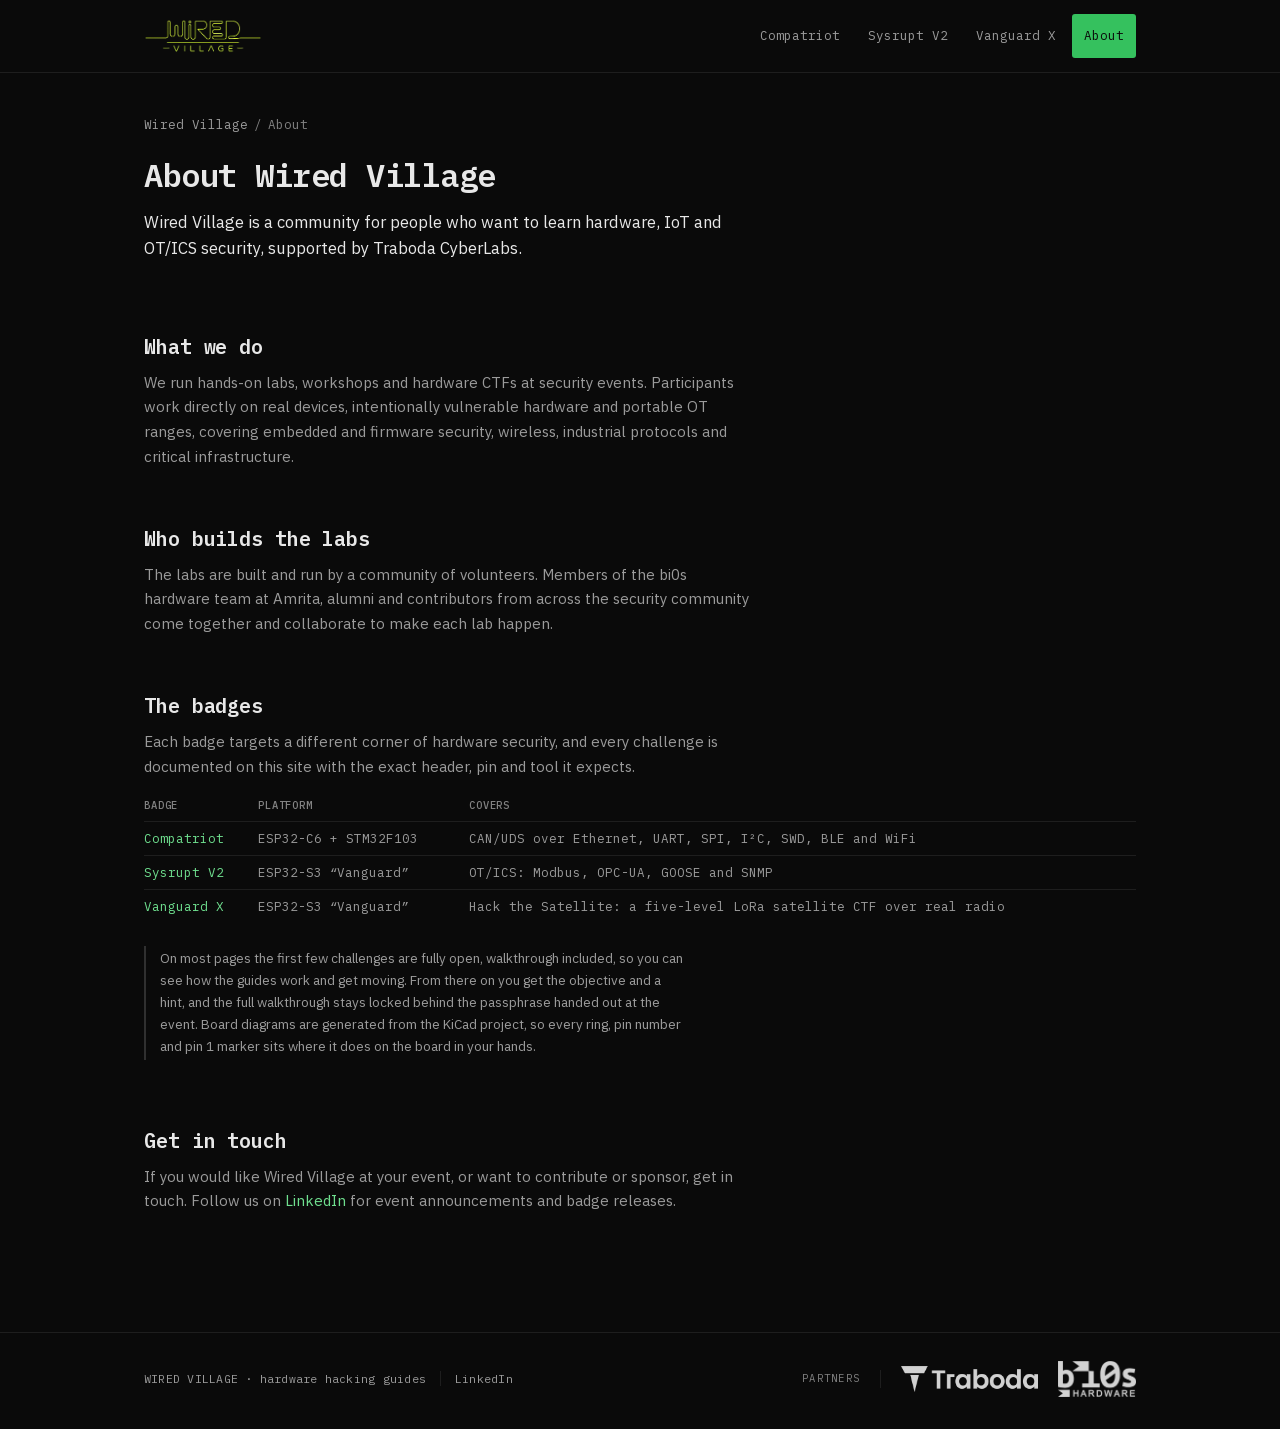
<file: about.html>
<!doctype html>
<html lang="en">
<head>
<meta charset="utf-8">
<meta name="viewport" content="width=device-width, initial-scale=1">
<title>About · Wired Village</title>
<meta name="description" content="Wired Village is a community for people learning hardware, IoT and OT/ICS security, supported by Traboda CyberLabs. We run hands-on labs, workshops and hardware CTFs at security events.">
<link rel="icon" href="assets/img/wired-village-logo.png">
<link rel="preload" href="assets/fonts/plex-sans-var.woff2" as="font" type="font/woff2" crossorigin>
<link rel="preload" href="assets/fonts/plex-mono-400.woff2" as="font" type="font/woff2" crossorigin>
<link rel="stylesheet" href="assets/css/site.css">
<link rel="canonical" href="https://thewiredvillage.com/about.html">
<meta property="og:type" content="website">
<meta property="og:site_name" content="Wired Village">
<meta property="og:title" content="About · Wired Village">
<meta property="og:description" content="Wired Village is a community for people learning hardware, IoT and OT/ICS security, supported by Traboda CyberLabs. We run hands-on labs, workshops and hardware CTFs at security events.">
<meta property="og:url" content="https://thewiredvillage.com/about.html">
<meta property="og:image" content="https://thewiredvillage.com/assets/img/wired-village-logo.png">
<meta name="twitter:card" content="summary_large_image">
<meta name="twitter:title" content="About · Wired Village">
<meta name="twitter:description" content="Wired Village is a community for people learning hardware, IoT and OT/ICS security, supported by Traboda CyberLabs. We run hands-on labs, workshops and hardware CTFs at security events.">
<meta name="twitter:image" content="https://thewiredvillage.com/assets/img/wired-village-logo.png">
</head>
<body>
<a class="skip-link" href="#main">Skip to content</a>

<header class="topbar">
  <div class="topbar-inner">
    <div class="brand">
      <a href="index.html" class="brand-link">
        <img src="assets/img/wired-village-wordmark.webp" alt="Wired Village" width="280" height="81">
      </a>
    </div>
    <nav class="navlinks">
      <a href="compatriot/index.html">Compatriot</a>
      <a href="sysrupt-v2/index.html">Sysrupt V2</a>
      <a href="vanguard-x/index.html">Vanguard X</a>
      <a href="about.html" class="active">About</a>
    </nav>
  </div>
</header>

<main id="main">

<section class="wrap sec-first">
  <p class="crumbs"><a href="index.html">Wired Village</a><span class="sep">/</span>About</p>
  <h1>About Wired Village</h1>
  <p class="lead">
    Wired Village is a community for people who want to learn hardware, IoT and
    OT/ICS security, supported by Traboda CyberLabs.
  </p>
</section>

<section class="wrap sec">
  <h2>What we do</h2>
  <p>
    We run hands-on labs, workshops and hardware CTFs at security events.
    Participants work directly on real devices, intentionally vulnerable hardware
    and portable OT ranges, covering embedded and firmware security, wireless,
    industrial protocols and critical infrastructure.
  </p>
</section>

<section class="wrap sec">
  <h2>Who builds the labs</h2>
  <p>
    The labs are built and run by a community of volunteers. Members of the bi0s
    hardware team at Amrita, alumni and contributors from across the security
    community come together and collaborate to make each lab happen.
  </p>
</section>

<section class="wrap sec">
  <h2>The badges</h2>
  <p>
    Each badge targets a different corner of hardware security, and every challenge
    is documented on this site with the exact header, pin and tool it expects.
  </p>
  <table class="pin-table">
    <tr><th>Badge</th><th>Platform</th><th>Covers</th></tr>
    <tr><td class="sig"><a href="compatriot/index.html">Compatriot</a></td>
        <td>ESP32-C6 + STM32F103</td>
        <td>CAN/UDS over Ethernet, UART, SPI, I&sup2;C, SWD, BLE and WiFi</td></tr>
    <tr><td class="sig"><a href="sysrupt-v2/index.html">Sysrupt V2</a></td>
        <td>ESP32-S3 &ldquo;Vanguard&rdquo;</td>
        <td>OT/ICS: Modbus, OPC-UA, GOOSE and SNMP</td></tr>
    <tr><td class="sig"><a href="vanguard-x/index.html">Vanguard X</a></td>
        <td>ESP32-S3 &ldquo;Vanguard&rdquo;</td>
        <td>Hack the Satellite: a five-level LoRa satellite CTF over real radio</td></tr>
  </table>
  <p class="note">
    On most pages the first few challenges are fully open, walkthrough included, so you
    can see how the guides work and get moving. From there on you get the objective and a
    hint, and the full walkthrough stays locked behind the passphrase handed out at the
    event. Board
    diagrams are generated from the KiCad project, so every ring, pin number and
    pin&nbsp;1 marker sits where it does on the board in your hands.
  </p>
</section>

<section class="wrap sec sec-last">
  <h2>Get in touch</h2>
  <p>
    If you would like Wired Village at your event, or want to contribute or sponsor,
    get in touch. Follow us on
    <a href="https://www.linkedin.com/company/wiredvillage/" target="_blank" rel="noopener">LinkedIn</a>
    for event announcements and badge releases.
  </p>
</section>

</main>

<footer>
  <div class="wrap foot-inner">
    <div class="foot-left">WIRED VILLAGE · hardware hacking guides<a class="foot-li" href="https://www.linkedin.com/company/wiredvillage/" target="_blank" rel="noopener">LinkedIn</a></div>
    <div class="partner">
      <span class="partner-label">Partners</span>
      <a href="https://traboda.com" target="_blank" rel="noopener" aria-label="Traboda"><img class="p-traboda" src="assets/img/traboda-logo.webp" alt="Traboda" width="380" height="110"></a>
      <a href="https://www.bi0shardware.in/" target="_blank" rel="noopener" aria-label="bi0s hardware"><img class="p-bi0s" src="assets/img/bi0s-hardware-logo.webp" alt="bi0s hardware" width="380" height="110"></a>
    </div>
  </div>
</footer>

<script src="assets/js/site.js"></script>
</body>
</html>
</file>
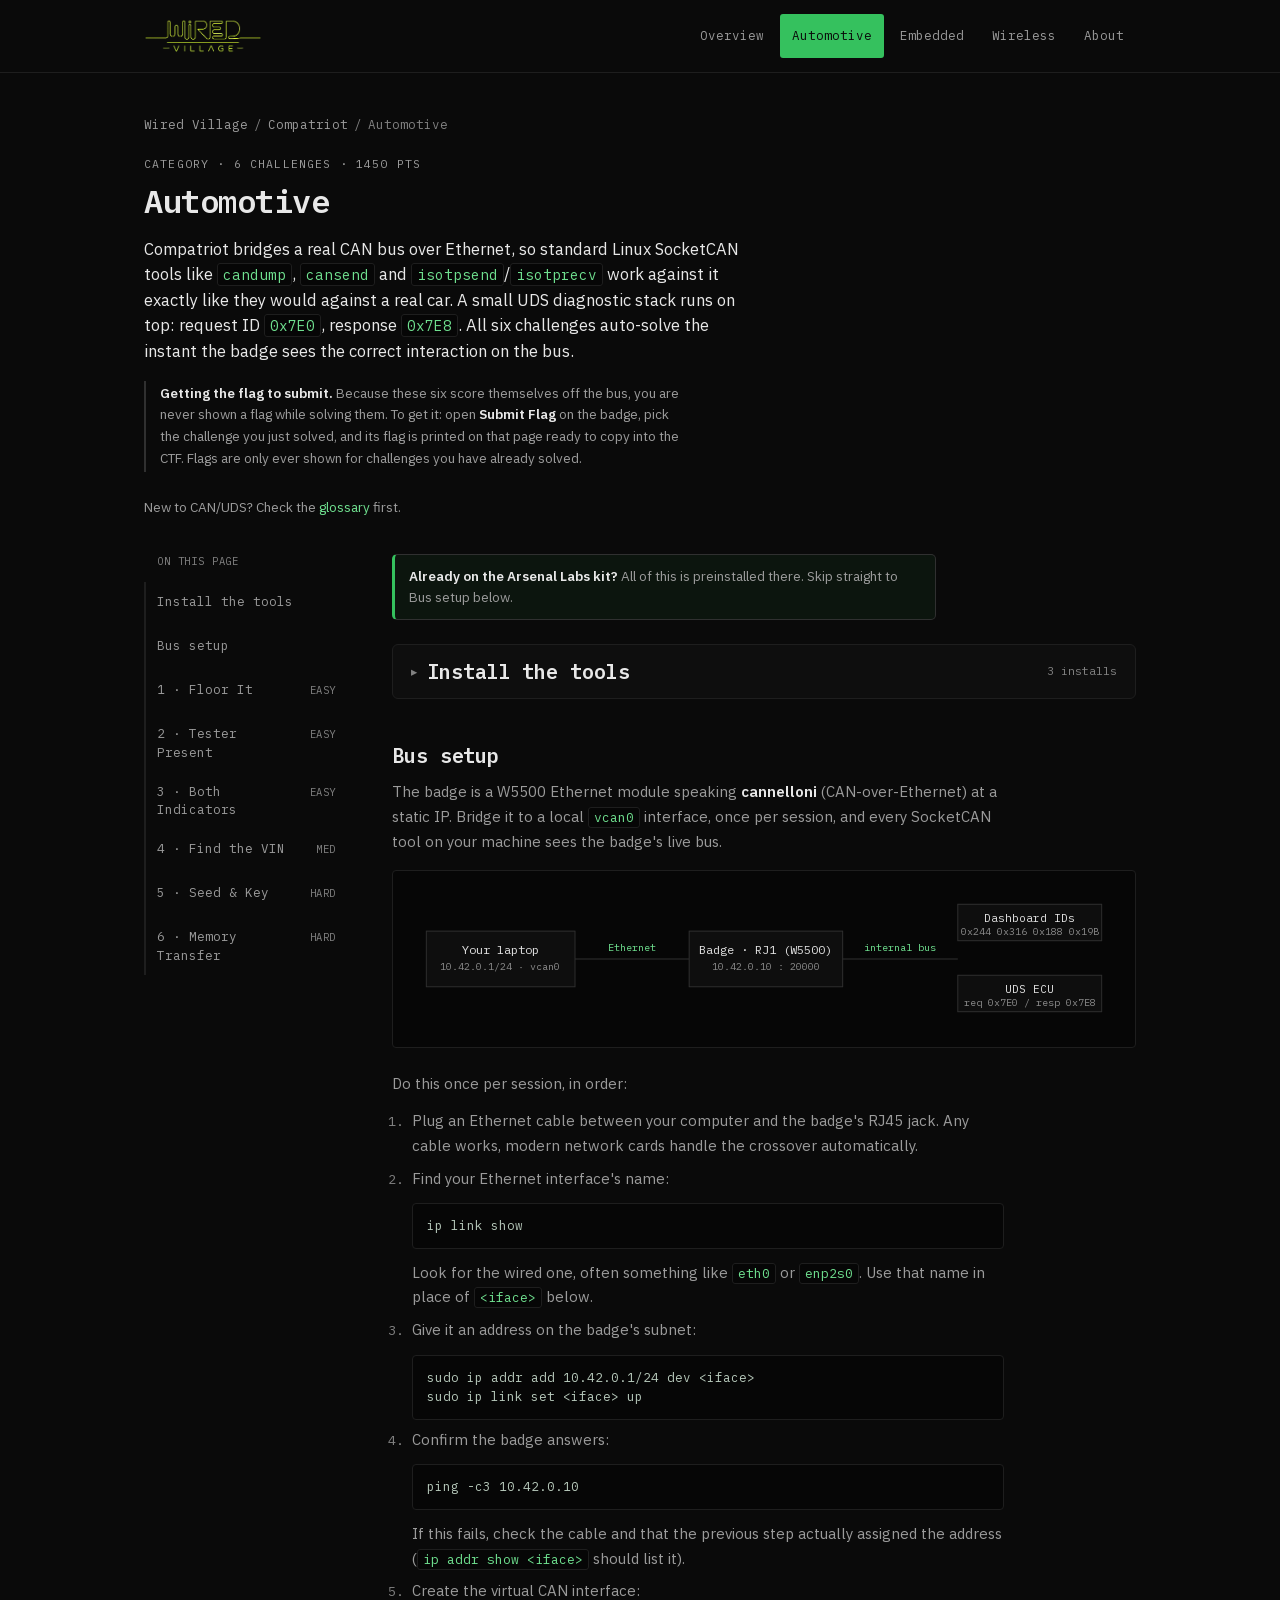
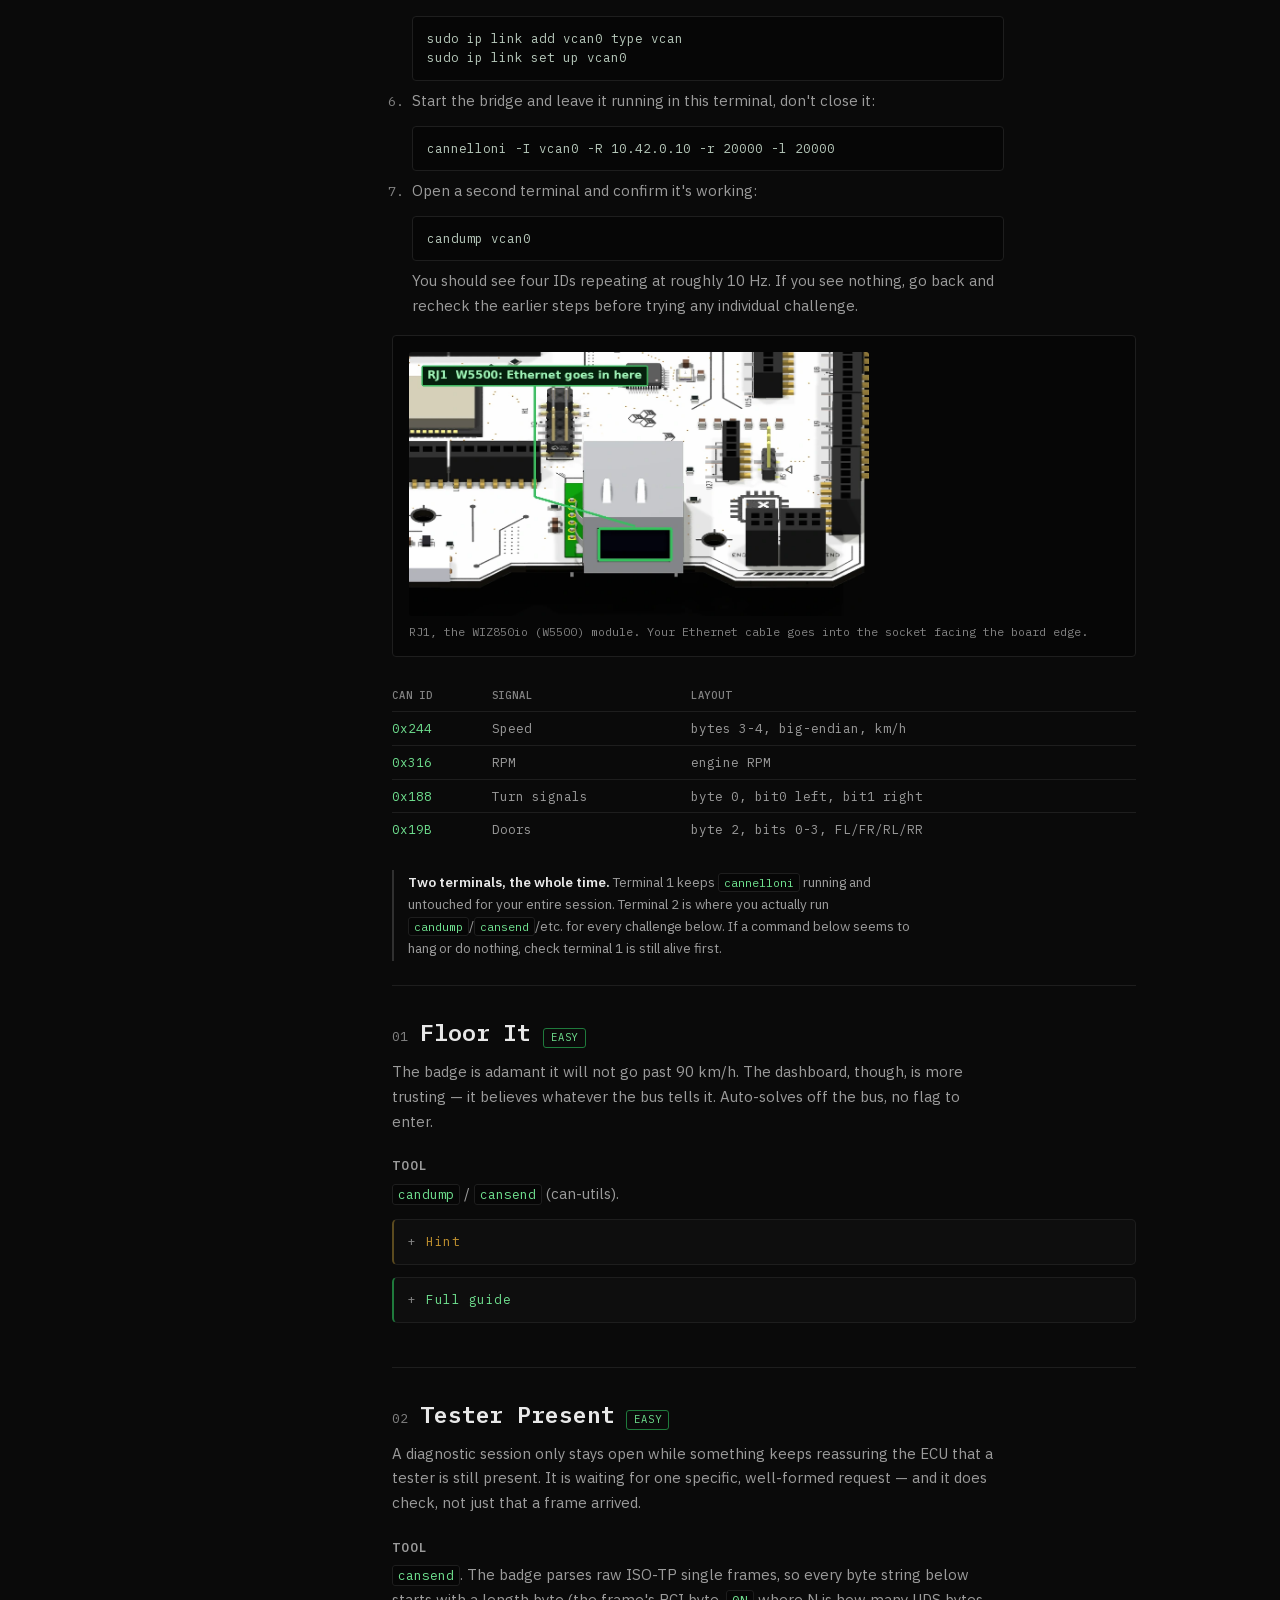
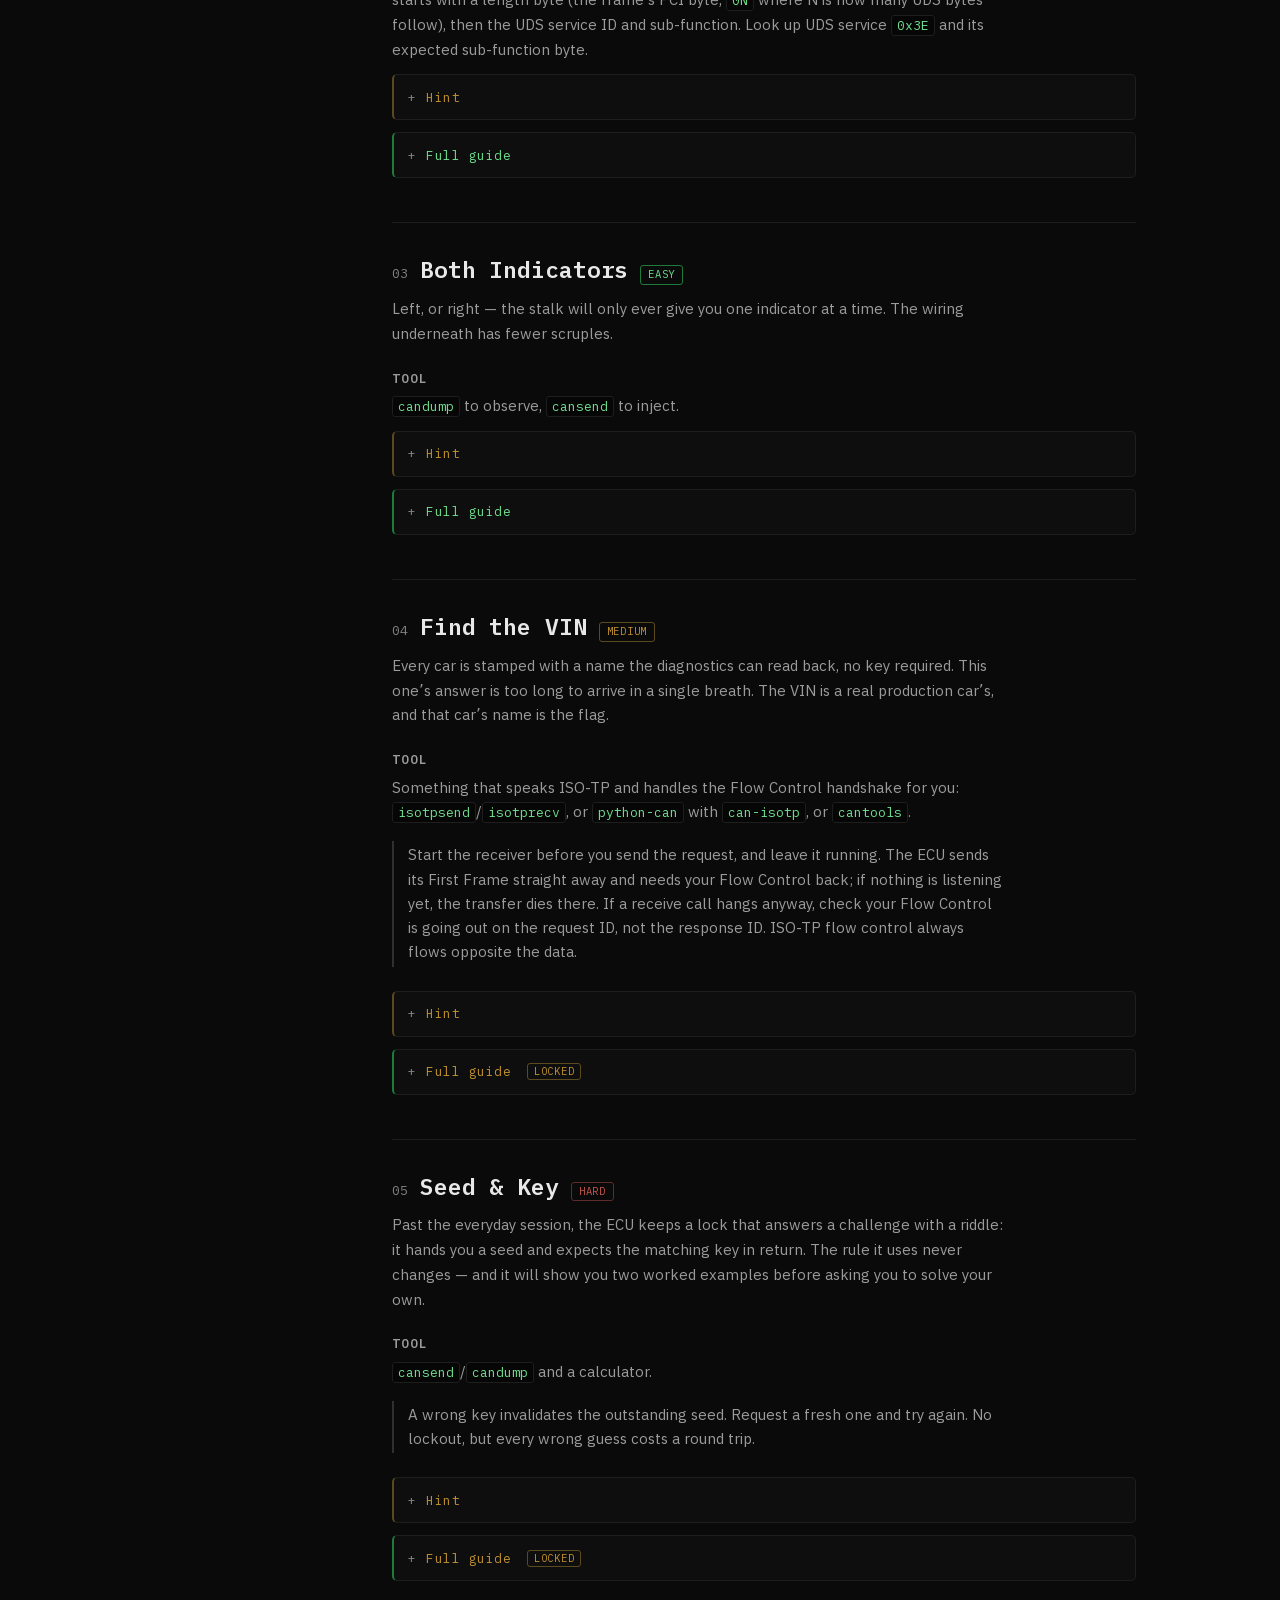
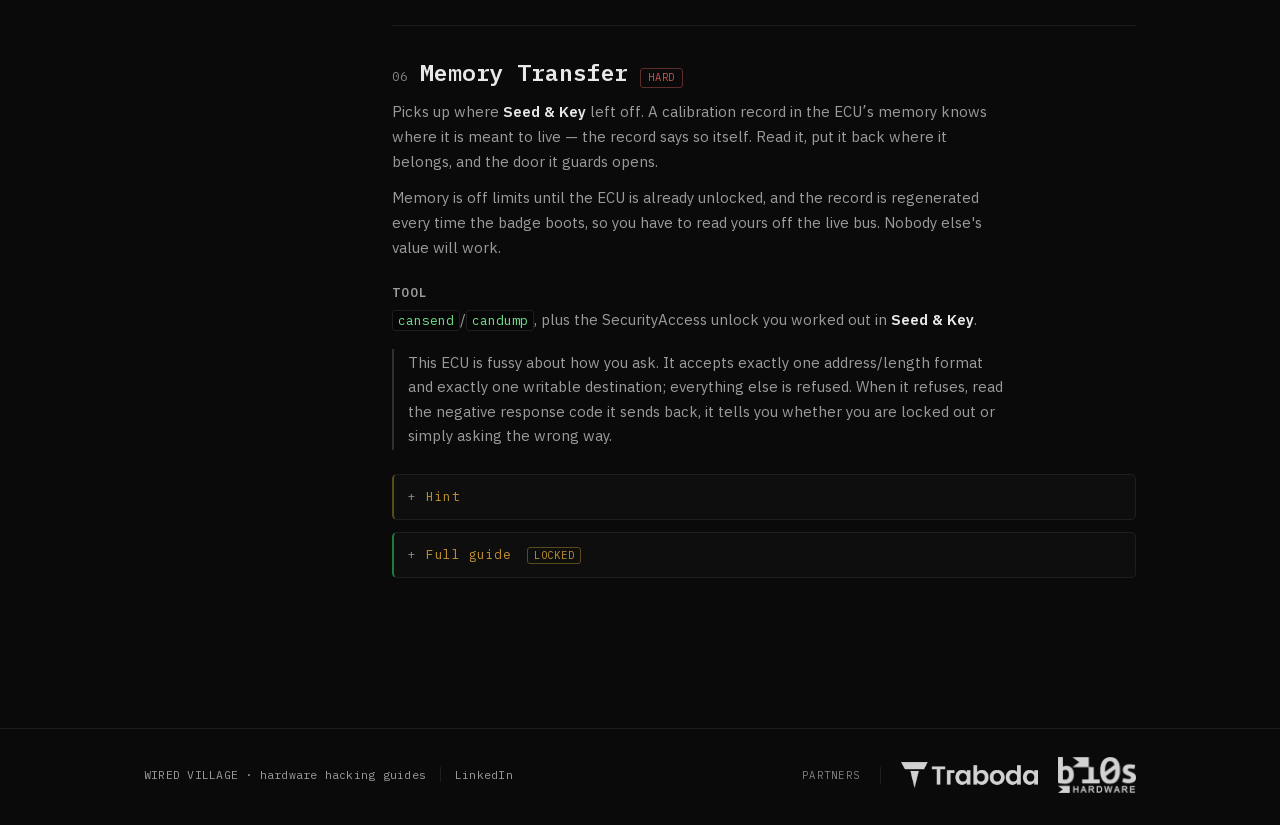
<file: compatriot/automotive.html>
<!doctype html>
<html lang="en">
<head>
<meta charset="utf-8">
<meta name="viewport" content="width=device-width, initial-scale=1">
<meta name="description" content="Automotive challenges on the Compatriot badge: a live CAN bus and real UDS diagnostic stack bridged over Ethernet.">
<title>Automotive · Compatriot · Wired Village</title>
<link rel="icon" href="../assets/img/wired-village-logo.png">
<link rel="preload" href="../assets/fonts/plex-sans-var.woff2" as="font" type="font/woff2" crossorigin>
<link rel="preload" href="../assets/fonts/plex-mono-400.woff2" as="font" type="font/woff2" crossorigin>
<link rel="stylesheet" href="../assets/css/site.css">
<link rel="canonical" href="https://thewiredvillage.com/compatriot/automotive.html">
<meta property="og:type" content="website">
<meta property="og:site_name" content="Wired Village">
<meta property="og:title" content="Automotive · Compatriot · Wired Village">
<meta property="og:description" content="Automotive challenges on the Compatriot badge: a live CAN bus and real UDS diagnostic stack bridged over Ethernet.">
<meta property="og:url" content="https://thewiredvillage.com/compatriot/automotive.html">
<meta property="og:image" content="https://thewiredvillage.com/assets/img/wired-village-logo.png">
<meta name="twitter:card" content="summary_large_image">
<meta name="twitter:title" content="Automotive · Compatriot · Wired Village">
<meta name="twitter:description" content="Automotive challenges on the Compatriot badge: a live CAN bus and real UDS diagnostic stack bridged over Ethernet.">
<meta name="twitter:image" content="https://thewiredvillage.com/assets/img/wired-village-logo.png">
</head>
<body>
<a class="skip-link" href="#main">Skip to content</a>

<header class="topbar">
  <div class="topbar-inner">
    <div class="brand">
      <a href="../index.html" class="brand-link">
        <img src="../assets/img/wired-village-wordmark.webp" alt="Wired Village" width="280" height="81">
      </a>
    </div>
    <nav class="navlinks">
      <a href="index.html">Overview</a>
      <a href="automotive.html" class="active">Automotive</a>
      <a href="embedded.html">Embedded</a>
      <a href="wireless.html">Wireless</a>
      <a href="../about.html">About</a>
    </nav>
  </div>
</header>

<main id="main">

<section class="wrap sec-first">
  <p class="crumbs"><a href="../index.html">Wired Village</a><span class="sep">/</span><a href="index.html">Compatriot</a><span class="sep">/</span>Automotive</p>
  <p class="eyebrow">Category · 6 challenges · 1450 pts</p>
  <h1>Automotive</h1>
  <p class="lead">
    Compatriot bridges a real CAN bus over Ethernet, so standard Linux SocketCAN tools like
    <code>candump</code>, <code>cansend</code> and <code>isotpsend</code>/<code>isotprecv</code>
    work against it exactly like they would against a real car. A small UDS diagnostic stack
    runs on top: request ID <code>0x7E0</code>, response <code>0x7E8</code>. All six
    challenges auto-solve the instant the badge sees the correct interaction on the bus.
  </p>
  <p class="note"><b>Getting the flag to submit.</b> Because these six score
     themselves off the bus, you are never shown a flag while solving them. To get it:
     open <b>Submit Flag</b> on the badge, pick the challenge you just solved, and its
     flag is printed on that page ready to copy into the CTF. Flags are only ever
     shown for challenges you have already solved.</p>
  <p class="sub-note">New to CAN/UDS? Check the
     <a href="index.html#glossary">glossary</a> first.</p>
</section>

<section class="wrap sec-docs">
<div class="docs">

  <nav class="toc">
    <div class="toc-label">On this page</div>
    <ol>
      <li><a href="#install">Install the tools</a></li>
      <li><a href="#setup">Bus setup</a></li>
      <li><a href="#c1">1 · Floor It <small>easy</small></a></li>
      <li><a href="#c2">2 · Tester Present <small>easy</small></a></li>
      <li><a href="#c3">3 · Both Indicators <small>easy</small></a></li>
      <li><a href="#c4">4 · Find the VIN <small>med</small></a></li>
      <li><a href="#c5">5 · Seed &amp; Key <small>hard</small></a></li>
      <li><a href="#c6">6 · Memory Transfer <small>hard</small></a></li>
    </ol>
  </nav>

  <div class="content">

    <div class="arsenal-note"><b>Already on the Arsenal Labs kit?</b> All of this is
      preinstalled there. Skip straight to Bus setup below.</div>

    <details class="sec-collapse" id="install">
      <summary><h2>Install the tools</h2><span class="tally">3 installs</span></summary>
      <div class="sec-body">
        <p>You'll need a Linux machine (a VM is fine) with a terminal open. A terminal is
           just a window where you type a command and press Enter to run it. Every
           command below is meant to be typed or pasted exactly as shown, one line at a
           time.</p>

        <p><b>can-utils</b>, for <code>candump</code>, <code>cansend</code> and friends:</p>
        <pre>sudo apt install can-utils</pre>

        <p><b>cannelloni</b>, the CAN-over-Ethernet bridge. It isn't a distro package, so
           it's built from source. Paste this whole block, it clones, builds, and
           installs it in one go:</p>
        <pre>sudo apt install build-essential cmake libsctp-dev
git clone https://github.com/mguentner/cannelloni.git
cd cannelloni && mkdir build && cd build
cmake .. && make
sudo make install</pre>

        <p><b>isotpsend / isotprecv</b>, needed for Find the VIN, usually ship inside
           can-utils too. Confirm you have them:</p>
        <pre>which isotpsend isotprecv</pre>
        <p>If that prints nothing, they weren't bundled on your distro's can-utils
           package. They're part of the same can-utils source repo, build the whole repo
           from
           <a href="https://github.com/linux-can/can-utils" target="_blank" rel="noopener">github.com/linux-can/can-utils</a>
           the same way as cannelloni above if you need to.</p>
      </div>
    </details>

    <h2 id="setup">Bus setup</h2>
    <p>The badge is a W5500 Ethernet module speaking <b>cannelloni</b> (CAN-over-Ethernet) at
       a static IP. Bridge it to a local <code>vcan0</code> interface, once per session, and
       every SocketCAN tool on your machine sees the badge's live bus.</p>

    <div class="diagram">
      <svg viewBox="0 0 740 150" width="100%" role="img" aria-label="Laptop to badge Ethernet bridge diagram">
        <style>
          .pn{fill:#0e0e0e;stroke:#303030;stroke-width:1}
          .pt{fill:#e4e4e4;font-size:12.5px}
          .pm{fill:#8a8a8a;font-size:10.5px}
          .pg{fill:#6fe08f;font-size:10.5px}
          .pl{stroke:#303030;stroke-width:1.2;fill:none}
        </style>
        <rect class="pn" x="18" y="46" width="155" height="58"/>
        <text class="pt" x="95" y="70" text-anchor="middle">Your laptop</text>
        <text class="pm" x="95" y="86" text-anchor="middle">10.42.0.1/24 · vcan0</text>

        <line class="pl" x1="173" y1="75" x2="292" y2="75"/>
        <text class="pg" x="232" y="67" text-anchor="middle">Ethernet</text>

        <rect class="pn" x="292" y="46" width="160" height="58"/>
        <text class="pt" x="372" y="70" text-anchor="middle">Badge · RJ1 (W5500)</text>
        <text class="pm" x="372" y="86" text-anchor="middle">10.42.0.10 : 20000</text>

        <line class="pl" x1="452" y1="75" x2="572" y2="75"/>
        <text class="pg" x="512" y="67" text-anchor="middle">internal bus</text>

        <rect class="pn" x="572" y="18" width="150" height="38"/>
        <text class="pt" x="647" y="37" text-anchor="middle" style="font-size:11.5px">Dashboard IDs</text>
        <text class="pm" x="647" y="50" text-anchor="middle">0x244 0x316 0x188 0x19B</text>

        <rect class="pn" x="572" y="92" width="150" height="38"/>
        <text class="pt" x="647" y="111" text-anchor="middle" style="font-size:11.5px">UDS ECU</text>
        <text class="pm" x="647" y="124" text-anchor="middle">req 0x7E0 / resp 0x7E8</text>
      </svg>
    </div>

    <p>Do this once per session, in order:</p>
    <ol>
      <li>Plug an Ethernet cable between your computer and the badge's RJ45 jack. Any
        cable works, modern network cards handle the crossover automatically.</li>
      <li>Find your Ethernet interface's name:
        <pre>ip link show</pre>
        Look for the wired one, often something like <code>eth0</code> or
        <code>enp2s0</code>. Use that name in place of <code>&lt;iface&gt;</code> below.</li>
      <li>Give it an address on the badge's subnet:
        <pre>sudo ip addr add 10.42.0.1/24 dev &lt;iface&gt;
sudo ip link set &lt;iface&gt; up</pre></li>
      <li>Confirm the badge answers:
        <pre>ping -c3 10.42.0.10</pre>
        If this fails, check the cable and that the previous step actually assigned the
        address (<code>ip addr show &lt;iface&gt;</code> should list it).</li>
      <li>Create the virtual CAN interface:
        <pre>sudo ip link add vcan0 type vcan
sudo ip link set up vcan0</pre></li>
      <li>Start the bridge and leave it running in this terminal, don't close it:
        <pre>cannelloni -I vcan0 -R 10.42.0.10 -r 20000 -l 20000</pre></li>
      <li>Open a second terminal and confirm it's working:
        <pre>candump vcan0</pre>
        You should see four IDs repeating at roughly 10 Hz. If you see nothing, go back
        and recheck the earlier steps before trying any individual challenge.</li>
    </ol>

    <figure class="diagram pinshot"><img src="../assets/circuit/rj45_render.webp" alt="Render of RJ1, the W5500 Ethernet module, with the RJ45 socket opening ringed" loading="lazy" decoding="async" style="border-radius:3px;" width="1000" height="575"><figcaption>RJ1, the WIZ850io (W5500) module. Your Ethernet cable goes into the socket facing the board edge.</figcaption></figure>

    <table class="pin-table">
      <tr><th>CAN ID</th><th>Signal</th><th>Layout</th></tr>
      <tr><td class="sig">0x244</td><td>Speed</td><td>bytes 3-4, big-endian, km/h</td></tr>
      <tr><td class="sig">0x316</td><td>RPM</td><td>engine RPM</td></tr>
      <tr><td class="sig">0x188</td><td>Turn signals</td><td>byte 0, bit0 left, bit1 right</td></tr>
      <tr><td class="sig">0x19B</td><td>Doors</td><td>byte 2, bits 0-3, FL/FR/RL/RR</td></tr>
    </table>

    <p class="note"><b>Two terminals, the whole time.</b> Terminal 1 keeps
      <code>cannelloni</code> running and untouched for your entire session. Terminal 2 is
      where you actually run <code>candump</code>/<code>cansend</code>/etc. for every
      challenge below. If a command below seems to hang or do nothing, check terminal 1
      is still alive first.</p>

    <div class="entry" id="c1">
      <div class="entry-head"><span class="entry-num">01</span><h2 style="margin:0;">Floor It</h2><span class="diff-tag easy">Easy</span></div>
      <p>The badge is adamant it will not go past 90&nbsp;km/h. The dashboard, though, is more
         trusting &mdash; it believes whatever the bus tells it. Auto-solves off the bus, no
         flag to enter.</p>
      <h3>Tool</h3>
      <p><code>candump</code> / <code>cansend</code> (can-utils).</p>

      <details class="reveal hint"><summary>Hint</summary><div class="reveal-body">
        <p>Only four IDs show up on the bus at all. One of them changes in step with the
           number on the badge's own speedometer. Candump both and compare.</p>
      </div></details>
      <details class="reveal guide"><summary>Full guide</summary><div class="reveal-body">
        <ol>
          <li>With <code>cannelloni</code> still running in its own terminal (see Bus
            setup above), open a second terminal and run <code>candump vcan0</code>.
            Watch for the ID that tracks the badge's on-screen speedometer:
            <code>0x244</code>.</li>
          <li>Decode the layout: bytes 3-4, big-endian. 120 km/h is <code>0x0078</code>.</li>
          <li>In that same second terminal, send it: <code>cansend vcan0 244#0000000078</code></li>
          <li>The badge shows SOLVED immediately. No flag entry needed.</li>
        </ol>
      </div></details>
    </div>

    <div class="entry" id="c2">
      <div class="entry-head"><span class="entry-num">02</span><h2 style="margin:0;">Tester Present</h2><span class="diff-tag easy">Easy</span></div>
      <p>A diagnostic session only stays open while something keeps reassuring the ECU that a
         tester is still present. It is waiting for one specific, well-formed request &mdash;
         and it does check, not just that a frame arrived.</p>
      <h3>Tool</h3>
      <p><code>cansend</code>. The badge parses raw ISO-TP single frames, so every byte
         string below starts with a length byte (the frame's PCI byte, <code>0N</code>
         where N is how many UDS bytes follow), then the UDS service ID and sub-function.
         Look up UDS service <code>0x3E</code> and its expected sub-function byte.</p>

      <details class="reveal hint"><summary>Hint</summary><div class="reveal-body">
        <p>Three bytes, sent once, to the request ID: a length byte, then the service
           byte, then zero.</p>
      </div></details>
      <details class="reveal guide"><summary>Full guide</summary><div class="reveal-body">
        <ol>
          <li>Send: <code>cansend vcan0 7E0#023E00</code> (<code>02</code> = ISO-TP
            single-frame length, <code>3E 00</code> = TesterPresent, sub-function 0).</li>
          <li>That's the whole interaction, a single correctly-formed frame.</li>
          <li>The badge shows SOLVED immediately. Optionally confirm the ECU's ack
            (<code>02 7E 00</code>) on <code>0x7E8</code> with <code>candump vcan0</code>.</li>
        </ol>
      </div></details>
    </div>

    <div class="entry" id="c3">
      <div class="entry-head"><span class="entry-num">03</span><h2 style="margin:0;">Both Indicators</h2><span class="diff-tag easy">Easy</span></div>
      <p>Left, or right &mdash; the stalk will only ever give you one indicator at a time. The
         wiring underneath has fewer scruples.</p>
      <h3>Tool</h3>
      <p><code>candump</code> to observe, <code>cansend</code> to inject.</p>

      <details class="reveal hint"><summary>Hint</summary><div class="reveal-body">
        <p>Same ID as the indicator stalk. Watch the byte that changes when you tap left vs
           right on the badge, then combine both values with a bitwise OR.</p>
      </div></details>
      <details class="reveal guide"><summary>Full guide</summary><div class="reveal-body">
        <ol>
          <li>Run <code>candump vcan0</code> and toggle the indicator on the badge's Vehicle
            tab a few times. <code>0x188</code> only ever carries <code>01</code> (left) or
            <code>02</code> (right), never <code>03</code>.</li>
          <li>Forge a frame with both bits set: <code>cansend vcan0 188#03</code></li>
          <li>The badge shows SOLVED immediately, and the dashboard briefly shows both
            indicators active.</li>
        </ol>
      </div></details>
    </div>

    <div class="entry" id="c4">
      <div class="entry-head"><span class="entry-num">04</span><h2 style="margin:0;">Find the VIN</h2><span class="diff-tag med">Medium</span></div>
      <p>Every car is stamped with a name the diagnostics can read back, no key required. This
         one&rsquo;s answer is too long to arrive in a single breath. The VIN is a real
         production car&rsquo;s, and that car&rsquo;s name is the flag.</p>
      <h3>Tool</h3>
      <p>Something that speaks ISO-TP and handles the Flow Control handshake for you:
         <code>isotpsend</code>/<code>isotprecv</code>, or <code>python-can</code> with
         <code>can-isotp</code>, or <code>cantools</code>.</p>
      <p class="note">Start the receiver before you send the request, and leave it running.
        The ECU sends its First Frame straight away and needs your Flow Control back; if
        nothing is listening yet, the transfer dies there. If a receive call hangs anyway,
        check your Flow Control is going out on the request ID, not the response ID.
        ISO-TP flow control always flows opposite the data.</p>

      <details class="reveal hint"><summary>Hint</summary><div class="reveal-body">
        <p>Look up the UDS service for reading a data identifier, and the standard
           identifier a VIN is stored under - both are in ISO&nbsp;14229. Once you have
           the 17 characters, the first three tell you who built the car.</p>
      </div></details>
      <details class="reveal guide locked" data-k="nrcLGP+UxC8KsMIWYHpkUQ==.7hlIT0WG4yNKRuGk.mLj+EDW0ZGrSZnIKSQ7c/bxYUc038Z5SQQJE0Nz/5/Bm32NaQaC71qf0ygoe7wjpGSBMXB+T0vFS7+/N29mmE/9ntD5ctvpI8Ci4mrWuS1d/z+CNYJmBzMumXkJy9+s9SwJ7xnkJQ9xP76gkbxBWRC2Kzn8bfFGXyOqt0SxwQSS+0xhSmyzVGfXtNdarIyLpc/n8pp3iAroMObcUXdzuOCR6NPMntoXXdWBI+cuHkXLghEdWG3gvlktXxdjNOd/D5q8zp0VgAbZt+WNRmjqRcmjRPCwD/ALsc506uifegCnNLkT7iMH+jp22mkoEls09ME1FJv41TUoRpmdItoO1l/HAYt+fAk9NsUG8/MFmAzlmpf6aMwfX+rjr6JGcBT9DCflQpCyjz/CvpYWShUqNxzPn9vL1tbJVz9Xn+rJclANuWF18ig8AVuYKsEGmslyD8rU+uXBVdZ+hpLZvSngz37AK4Wd0OpgaY7VnOPxcahU741oaquqdqtLV7nFvo+rnDgSXkhHz1dTcn1xNiCp28okVaCIKBFUBEOzNWRRvUajyjJiZEa/BfAEpd+VeNlroyLbFXCCklwpHxlJMbs+/6/LElQNo2Dp7JJkBeOYQpZWyxC3gmLxtLrzx62l2HAPV5XEzjIxPfzkqpnLr2NTpSO9Sr3wkbf/Tf8qCgmPgrevQMIwp9cya7KvOJo5FslhVvr43r1tiULlX5VujIdvEiQLEgJOssVdNDjgRfSiZN4k4FXcKYDqWTH/GtrJyI+iosJsMNA6QX4JOoL9Rc28sdOaGQH+e6WTPUrPbqkSJHM4+/E/TCqHjE2i2oqbZ18YBzDsu1Jd+RK9pODbStrRZnCjBvaPbxok1GY39BtcB6PTKorKk3Z8deOFB0ZUe3pnMaQebxZfLvqAc7/MBNNjgS79BA7/Iv17/4KrXaMIGrqO5E86SY07GOGfzj3YYN8mgj1zzCx0YeVPtDPIfX4PRRUJfKIOPnPELEJPCjv7EU8d7agfv7C543uSsHAZ1uZPGB88M99EfR/1vqFOC5g4qihlllsJvMqTvTVD1EIjlmv6d5oRSi/lCKV+vjFHZQmAoCN2n3U5sqFn9kvEfQreffatjFr59cqik+ieBS42nJGKyz/5pz7xR4bufBDy+YocwuEEAFw1wjcvdUIGv5GP4s8+HLqw/hz4rLwIxNY0DRzuYzX6VTL/20H/Z8EpjdIOo24or0fTepSXSXPUe+Hky9pZLYuUk+K3OVBj42T8uqH0RKhP8m98kuf/jVqgEqB9uXCTOd7ndgtri1sEM6tLwyqcOPxcYFScmXgYQFGwEphsg0Gz/76XkewHiX9cWZ5IgUNoa1QXwOCf99EzXQy7B5N4BuUM/pYm/ZkJmAgTR+wen4+gHJUSDg7U3Yrw7o7Ab9+cKrYu+XwQXscFZ635GT/KkPmpmmo0liOOv07eHCtMC/Vs1BqZkCfvdE8DRcObwJQi+IFtI5q158umCXF3GryYT2wn3uu1bYIwapoqutgD0UjpFWZjRTFGdCil55ElS0+sFx/k5mpUJQI4pcGIrM93Fas+ovJrWOC2C8EGmoHbj/3ynzoJR+rB0GqqnPsmcaVaZVwQqbuh2lKUxaIg2Yq8X4FQCjlNjYjISnbfeKQNpIoku3XjC+PutkisD6tnWtlGM/+wePsDZDDyxLwg+nxEFTFdBa2ZwMaL/QQ9o3Hnz/Uz+tw=="><summary>Full guide <span class="lockpill">locked</span></summary><div class="reveal-body"><form class="pinform" autocomplete="off"><p class="pinlead">This walkthrough is locked. Enter the passphrase given at the event to open it.</p><div class="pinrow"><input type="password" class="pinin" placeholder="passphrase" autocomplete="off" autocapitalize="off" autocorrect="off" spellcheck="false" aria-label="passphrase"><button type="submit" class="pinbtn">Unlock</button></div><p class="pinmsg" role="status"></p></form></div></details>
    </div>

    <div class="entry" id="c5">
      <div class="entry-head"><span class="entry-num">05</span><h2 style="margin:0;">Seed &amp; Key</h2><span class="diff-tag hard">Hard</span></div>
      <p>Past the everyday session, the ECU keeps a lock that answers a challenge with a riddle:
         it hands you a seed and expects the matching key in return. The rule it uses never
         changes &mdash; and it will show you two worked examples before asking you to solve
         your own.</p>
      <h3>Tool</h3>
      <p><code>cansend</code>/<code>candump</code> and a calculator.</p>
      <p class="note">A wrong key invalidates the outstanding seed. Request a fresh one
        and try again. No lockout, but every wrong guess costs a round trip.</p>

      <details class="reveal hint"><summary>Hint</summary><div class="reveal-body">
        <p>The seed request is refused until you open the extended diagnostic session first.
           Once a seed comes back: XOR each worked pair together. If both give the same
           result, that result is the constant the badge uses on every seed, yours
           included.</p>
      </div></details>
      <details class="reveal guide locked" data-k="+lCYHZOslSEE+4vEwrQKcA==.JJh120nLwG5REjrj.NT9QRcHeTZLcB8OFJASuqgQZJ+hAievZPwRG3O9cdIABbwYyxtO9ddeZ/[base64]/TB8P+lZc2ysljF5x1pXX/9eHdofE+JkmzriiK6ZOZTBRtq5W2cc3aXU50Hp04ZalDZrNBd4n1T1NI741INdGREOQDgXmZS383r+Yil8Lh/TcU3qbOCJktZTT7kawM8hwYNOLvPcsvdvGr/bKmrSrK6/19m7OGYvRjzidKrqjYkn1eeJLZYg8G9w+EvWeiL8qpNpa34swKxzqzdoBLi7kX303+cKLZGHHgIXsGIxVXZyyzrK/sbcawiEYDNHueO4Y8QuNXfTVaatNajST3vGTekCbf17xod2P1Z1K5la2eypWs82LCUg1tmDAnxTY/3P69DaA7b8ApkeHK5Npu+PD2O4ORQ95rBYdCFsIGIJFh9mICASzpFeBGMjLwa0KJfLhgYGv/OWCPj22qBamcmPiDEc7fp791N0DapaA1rO3pFwLxsmWcVY2K81nKCtXkxYh5T9AS8MM5HcReNaFlB3s5HWYXfB1wYwfhskiB2ynMMaO2nAuJmNNWtE8oEaBYPfOMhVffNJ67MtU2oRA0Vwo/ENrXtnuW/wuNY617/wnHXg1Lpv4KEsKgErSwoIpEALdO1lR8u2zYvux+A2ckAnMinPXjz3Zj04raDkFqXvM+4fBjFM5yOqYAZBHkFg0z9PZiXZzy3cbzXCZZdYeFfhWbD4xnZCp63VQSBBd0jNqNkqivuwh55D69AkI/KRMKyAIj3CMXMRWBga9E/[base64]/qv4GFeYWf4c8wrP+VRQBJKaxdldHGp5AaI/9t1o3AVXC+dAf2/5Ry9JadqOK5UVmNjsqkiP83wixJwOeO95Z9O3EOszpjhYBfMFlhXFAiaoEgjds9anAfQlncGkCz9u8gYEwgZtJ7Ye8anhlL4DGOn2vX6hdIe0QPNfxPcrlovxRrblZgyidswFP36J1foqifefhGEnAnZFxJG18dF4f/wEKkqSctwQTe6TonpyAvHvdzbE9HbwFpy/S3RPjAHCA//R5/ZcSLtTjCxxIIK6rRy93QGcrU62kEIpwigcXZS1C7mmrBceoSya4E7xdRXXGI34xuFqNX2wbOlrFabF//pHOuWs2X94QW6x/qQXp2yJGhldMFuX4ATdvH4zO5cd0XsAd0kDnWFSSKHj8ri9JZAzUkXcheu+R1byc9hWkhqI43hrlS47HmcMmDbpIJ3RwCu6VjIMuwl6l/S/19Hb20xIVbVKcUt0uE+6+Vkc2Sv7a1Y01mEP4hTabvLbdXQkc54t8gqTGBuU5wJTcPdxGy877XxO0znEsfKuNNDIS/lA1F/+NZSwrlcW6/Gdd/XtBmaqvoZOb6Kz3B+N/9f2jwGD"><summary>Full guide <span class="lockpill">locked</span></summary><div class="reveal-body"><form class="pinform" autocomplete="off"><p class="pinlead">This walkthrough is locked. Enter the passphrase given at the event to open it.</p><div class="pinrow"><input type="password" class="pinin" placeholder="passphrase" autocomplete="off" autocapitalize="off" autocorrect="off" spellcheck="false" aria-label="passphrase"><button type="submit" class="pinbtn">Unlock</button></div><p class="pinmsg" role="status"></p></form></div></details>
    </div>

    <div class="entry" id="c6">
      <div class="entry-head"><span class="entry-num">06</span><h2 style="margin:0;">Memory Transfer</h2><span class="diff-tag hard">Hard</span></div>
      <p>Picks up where <b>Seed &amp; Key</b> left off. A calibration record in the ECU&rsquo;s
         memory knows where it is meant to live &mdash; the record says so itself. Read it,
         put it back where it belongs, and the door it guards opens.</p>
      <p>Memory is off limits until the ECU is already unlocked, and the record is regenerated
         every time the badge boots, so you have to read yours off the live bus. Nobody
         else's value will work.</p>
      <h3>Tool</h3>
      <p><code>cansend</code>/<code>candump</code>, plus the SecurityAccess unlock you worked out
         in <b>Seed &amp; Key</b>.</p>
      <p class="note">This ECU is fussy about how you ask. It accepts exactly one address/length
        format and exactly one writable destination; everything else is refused. When it refuses,
        read the negative response code it sends back, it tells you whether you are locked
        out or simply asking the wrong way.</p>

      <details class="reveal hint"><summary>Hint</summary><div class="reveal-body">
        <p>Get through SecurityAccess first; nothing below works while the ECU is locked.</p>
        <p>UDS has one service for reading memory and another for writing it, both in
           ISO&nbsp;14229. Each takes an address-and-length format byte before the address
           itself, and this ECU only tolerates the smallest form of it. Ask for more bytes
           at <code>0x40</code> than you think the token needs.</p>
      </div></details>
      <details class="reveal guide locked" data-k="ThxVzweo/hIKaKxmgiH0wQ==.lCLDq0I2xvi0WsTr.aJe8dl6sI9GxaxFef6Xh3EsQWUbz+ZiMzcU9OaeLUhweB7Y0ZNhys7F6Y0VOKfBsLgpDl+ZUxyHvHYmxaw9jVqPx6n28kiNKH5JZH8M/QNQbNIWV0b+0my+Jh0ertQH6512cLFtvwKAZUs1ieIy8kUiwg6Q4Y6ZhDPjNvnmNlPkZKg51SCY6R67ONg/PKobqql4gl6SW6PSWVRuEvA8FwP96VMOkxRNIcOl1tSwqMr0XzFY0tnr3iUHldWQO6Dz7+sYqPLEi38fJaIjFDs3KfUY8ZkD/dTAfeozSFelbiThPjqWWGSbT5k7fF/BHPot0ncOP4dJYngEow+yCL8wVAbX2HfhCauzEwye3aHZAeodbP01INL52B+oJFgQbLDreHD02TeMPxOsVWTEAh7RFZkdJT1qBArNrrhc7WMKKrsRobdyCQJJ0Hy6wmdZ3bb5xQNpIj/YpU2rvxMkO7j3OVwa4YGN/+d0LU325FVXqQNADkfUNlMNeRUS68i5W3jbnadpVckdSrgVEGVSFFcCwcfghD8kR06vWxMaFKkQtmdxkwU0YrPWhJTFmB+ALC8813aYdhEK5n1/nZ0Rm3t+DMPoonTAGJjSRqvczMzn4vaBFqEKT0dC4MKNam/kvBZeuldxhJ+EPz86IXD+N6sykwLdBJMjcyF+Vn17nVEwGySnJnD7I+a3/JumB2sFRXX7JsbkaGGG6SrcaEN+0vbS3tB+nwWp4mrm42DWFJz4C5GxyZTwpGIJu5wdxuebGfUB7ynp4YvQjt8G0fwH6akz/7x/diBL+truRhCuQ0q+Gc3mk1S7pbrZ4aKzXyP4OG/80vwtxplLiXN3D5kuu9cTwthLjCPAR0J/jOyPeu2ovYGugpwsGhfvxz1CJcljdocos9IHL1r44ZrmgEq5Sf/[base64]/CYBcQOSkbAr+FwYRrRh+ysjKGk9fif+Ljsgj87bBTCX4YO0Wn+VcU5uyjyfMqlkKQ1bwszml6smUGUnHBk3H+quicdJvHrvv6iB20bLN9gdGHuNgtjel+6HU98IwFtsGIK1I/SLWbGN1NNeert0ylNQMFPGYIwwsjKVuoOE8W9y4y8NQs6Y/[base64]/JQJQjqJccs96DJPACX+MYzeip++g9K+oQk60DuWLmIMncazCp7/J2mRYjZ6BfrmPr4zBnVLPofQOBlT66yENnxteOgEFdlLj14VOLojWaUJe9A8AHJedx1aAVryCZYrY1ntLV0g74yKiYwj2zeYY3GUOlII/JjaA2qiaTYU/p3oZOujHZmIRCyUqfkOuPQBA7f4LKHrHbmnAxwhGV5ZrmvJIczXDgiGQ6Gq0jl7XJyATt8k14d5YJ8x4+Fj3cYmumy0SsG8MMTjURLcMnrIgPUfLHhLbFW+tSLQsvaza5XJ+ENka+NVfSc0iz4llebRk7CuFR7EQKc2rSXJP5hu6KlnB3Qj0KY8Tmtcqb/EcCcBQ/T/3tKZwU9OHEjZ/LDssku9b7E5mAGp+plWaMcLzbyi5ulB4Hph8fzhMfP4uBS97S+Hv8D9N0bvEQUmrRsdZ7/QtuMDuopRQCKQ4ezhPVqxAiicrX2IefucJhtMhGLUcOAS5WMp21vMQozaL6Mu4qm03PqYqyYLMtqqfjlftL3gDujuih5tp7ICy/Hpah06ldUdC1f2tu7ItmB3uXwXj/UmHR0fd4/[base64]/8toMjZq+YmKcUtxFgIESmeme8Dx5v9kECSAu2NWBhZNI8slKN2zy8FH/77X8xReK4XRk0eeBuUSVeRprqL8xfmHoVYEWcbza5Lv6hmGriaiIf9DNcm0irjCjojwJBadZQHq8d3XyS2qLq37CsPAh5lOuG5kmG7bcsLpm06L14HoreCi14lvLRlW2ctRrWr+KZor3VOZ4NlGjkFHy3flLxKnKO5l639YwQPKTCBFVidQYN/UxxX1aK0Fj13PwfMZaa+Fr8EGhG6ODq+Ak+LC+37MgEAesoK6pUCjs/rl47GesshLI8="><summary>Full guide <span class="lockpill">locked</span></summary><div class="reveal-body"><form class="pinform" autocomplete="off"><p class="pinlead">This walkthrough is locked. Enter the passphrase given at the event to open it.</p><div class="pinrow"><input type="password" class="pinin" placeholder="passphrase" autocomplete="off" autocapitalize="off" autocorrect="off" spellcheck="false" aria-label="passphrase"><button type="submit" class="pinbtn">Unlock</button></div><p class="pinmsg" role="status"></p></form></div></details>
    </div>

  </div>
</div>
</section>

</main>

<footer>
  <div class="wrap foot-inner">
    <div class="foot-left">WIRED VILLAGE · hardware hacking guides<a class="foot-li" href="https://www.linkedin.com/company/wiredvillage/" target="_blank" rel="noopener">LinkedIn</a></div>
    <div class="partner">
      <span class="partner-label">Partners</span>
      <a href="https://traboda.com" target="_blank" rel="noopener" aria-label="Traboda"><img class="p-traboda" src="../assets/img/traboda-logo.webp" alt="Traboda" width="380" height="110"></a>
      <a href="https://www.bi0shardware.in/" target="_blank" rel="noopener" aria-label="bi0s hardware"><img class="p-bi0s" src="../assets/img/bi0s-hardware-logo.webp" alt="bi0s hardware" width="380" height="110"></a>
    </div>
  </div>
</footer>

<script src="../assets/js/site.js"></script>
<script src="../assets/js/unlock.js"></script>
</body>
</html>
</file>
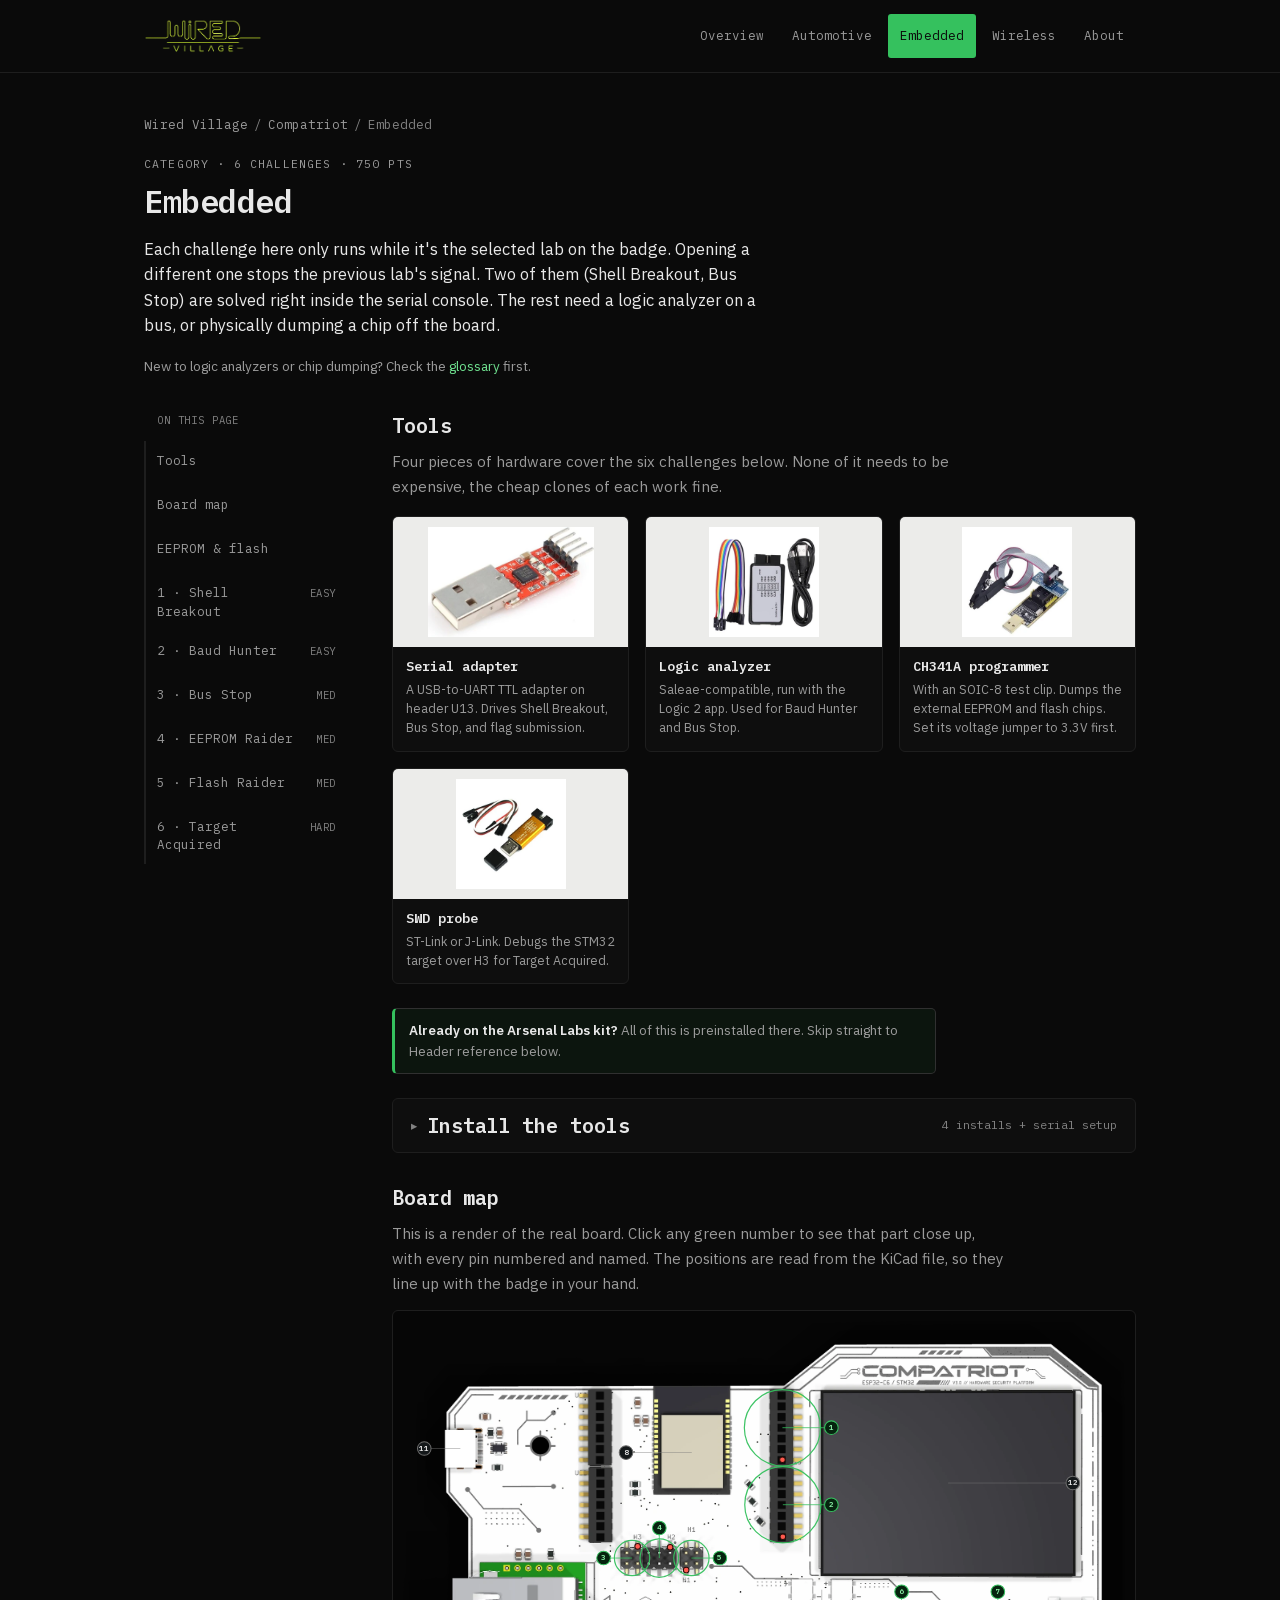
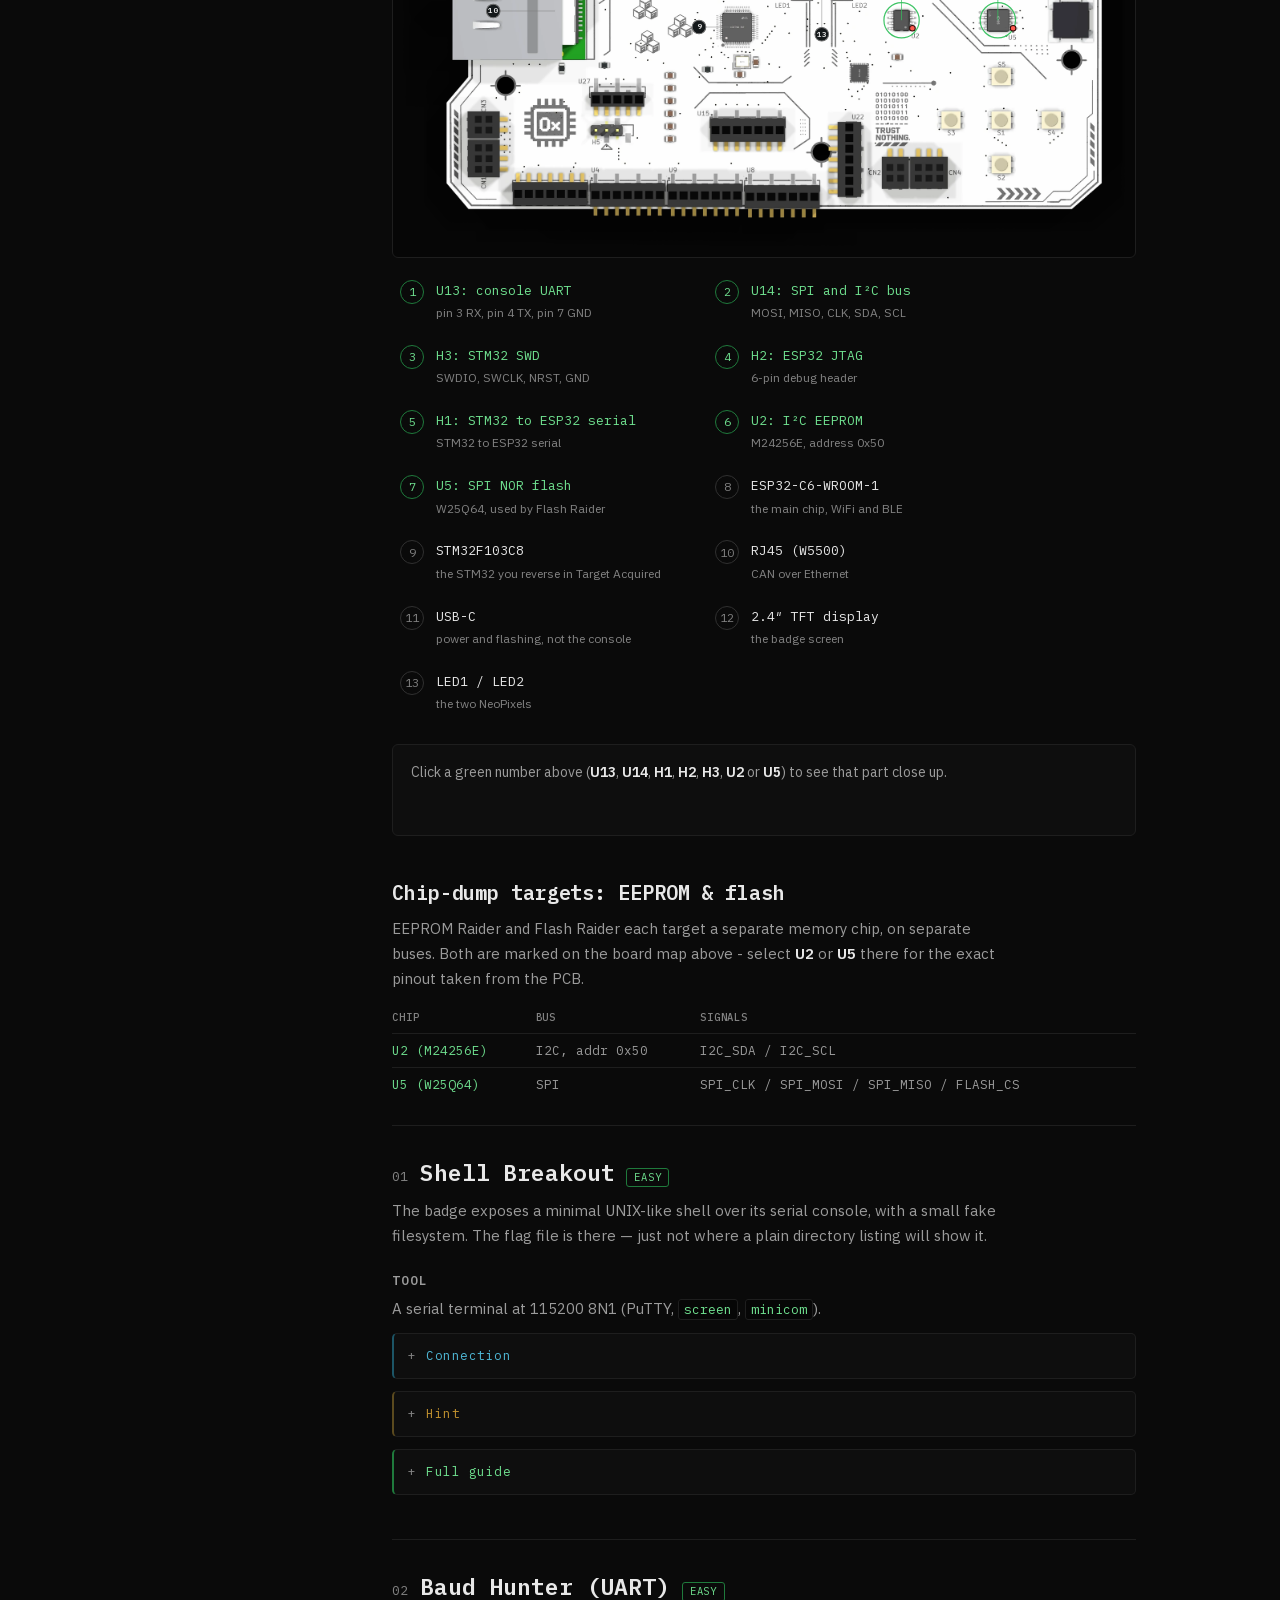
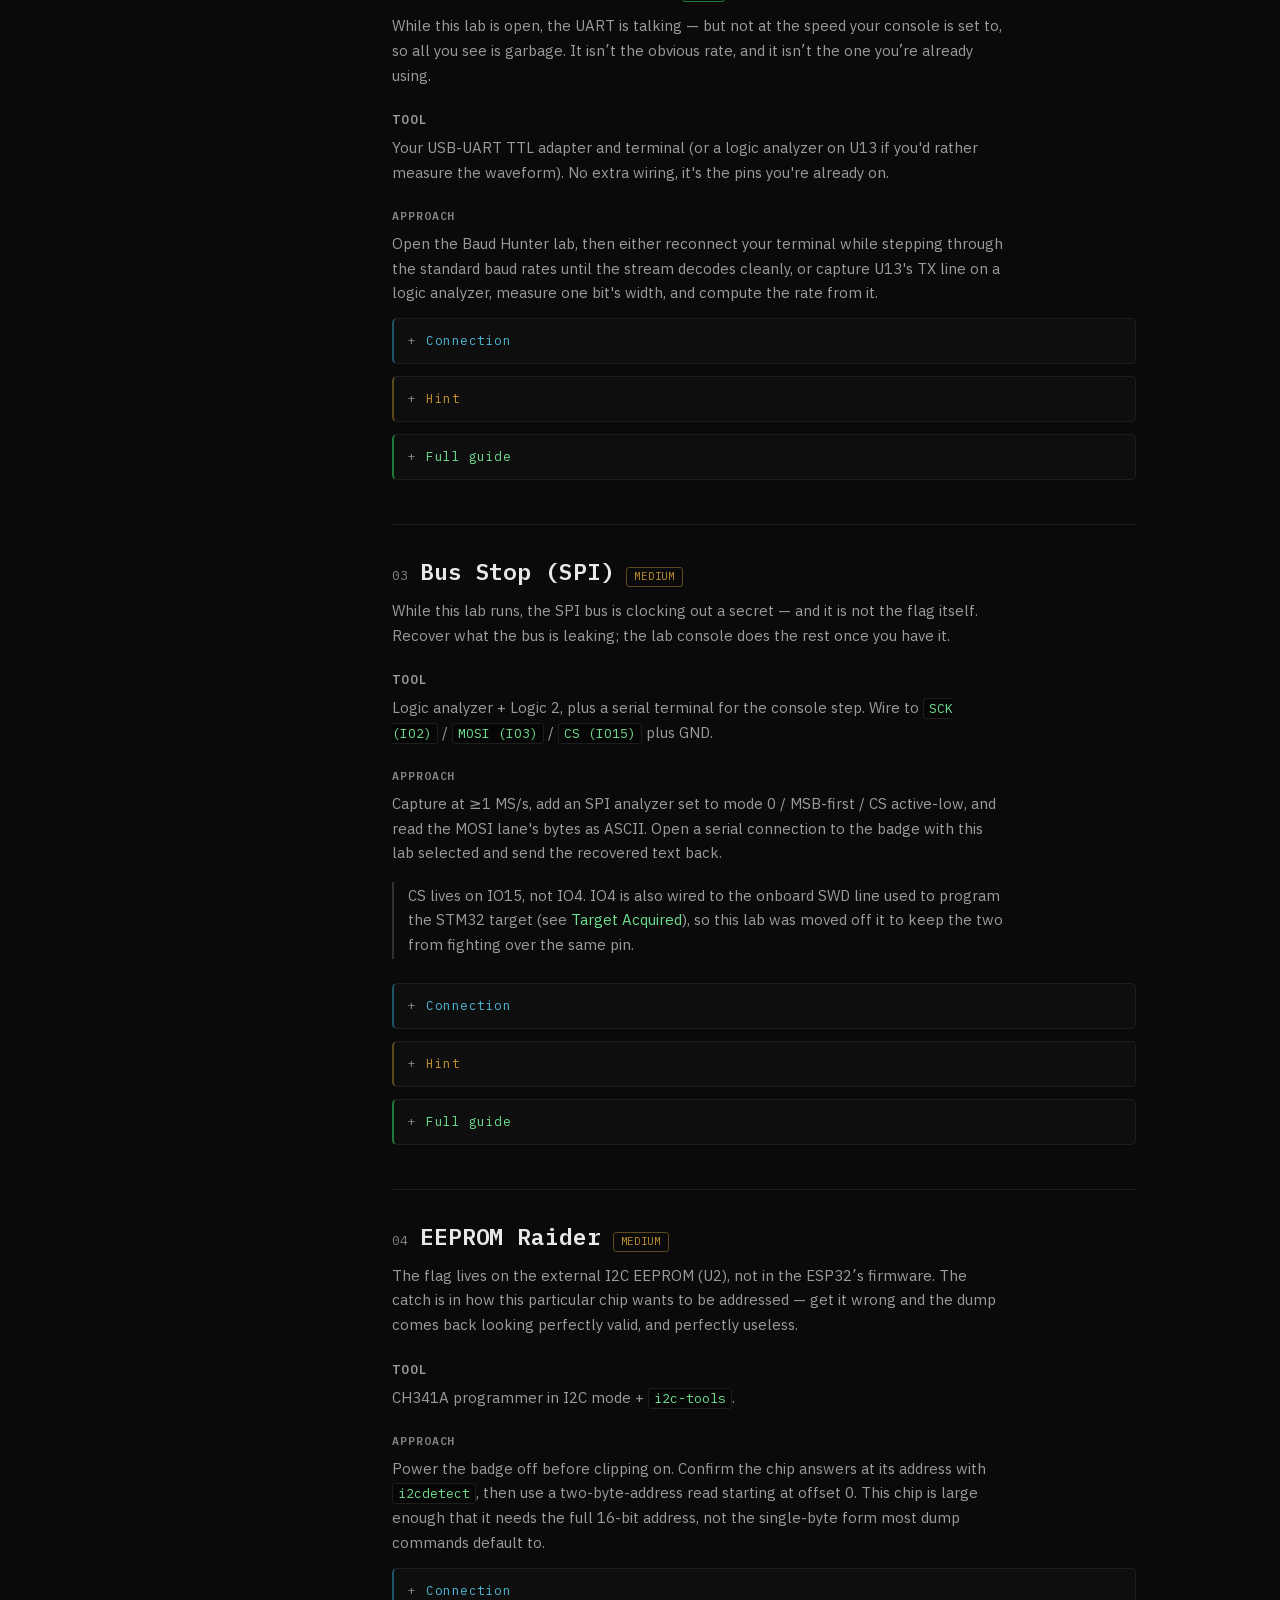
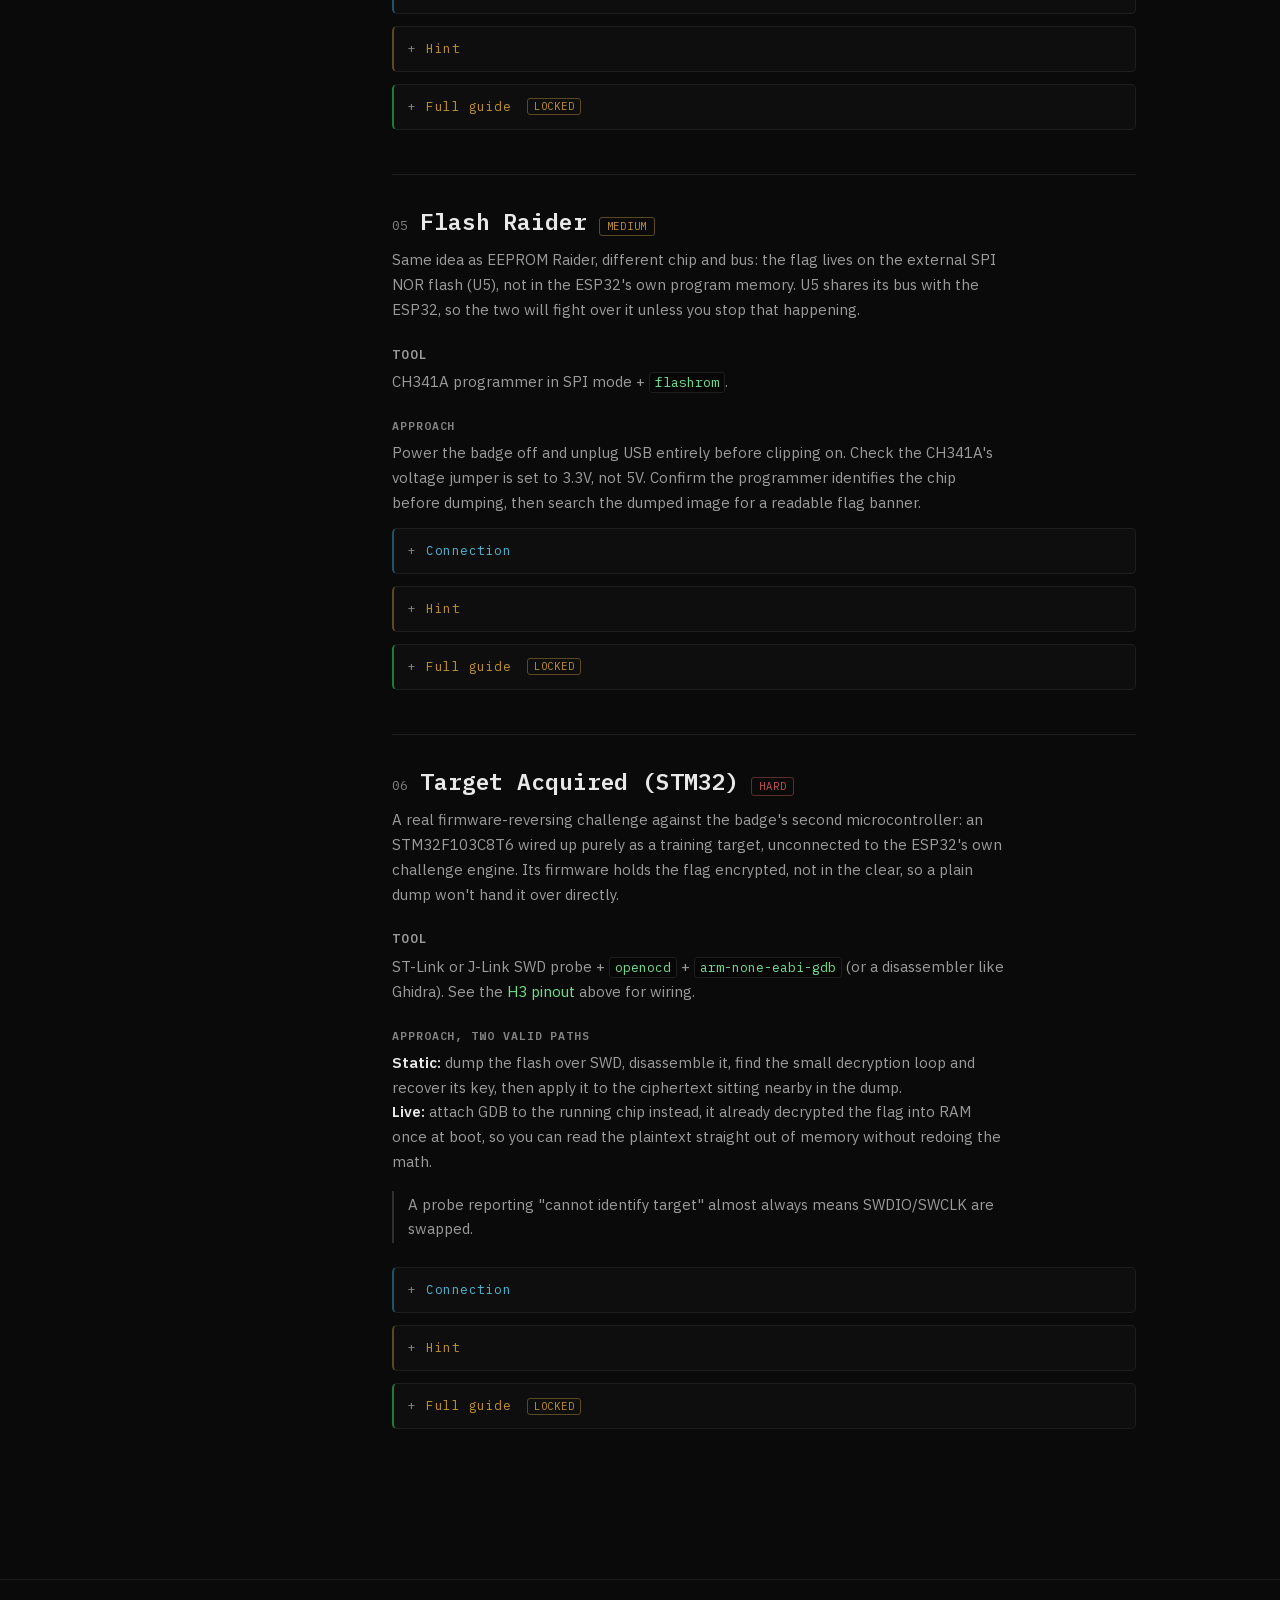
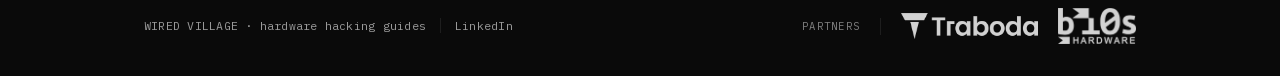
<file: compatriot/embedded.html>
<!doctype html>
<html lang="en">
<head>
<meta charset="utf-8">
<meta name="viewport" content="width=device-width, initial-scale=1">
<meta name="description" content="Embedded challenges on the Compatriot badge: UART baud hunting, SPI sniffing, I2C EEPROM and SPI flash dumping, and STM32 firmware reversing over SWD.">
<title>Embedded · Compatriot · Wired Village</title>
<link rel="icon" href="../assets/img/wired-village-logo.png">
<link rel="preload" href="../assets/fonts/plex-sans-var.woff2" as="font" type="font/woff2" crossorigin>
<link rel="preload" href="../assets/fonts/plex-mono-400.woff2" as="font" type="font/woff2" crossorigin>
<link rel="stylesheet" href="../assets/css/site.css">
<link rel="canonical" href="https://thewiredvillage.com/compatriot/embedded.html">
<meta property="og:type" content="website">
<meta property="og:site_name" content="Wired Village">
<meta property="og:title" content="Embedded · Compatriot · Wired Village">
<meta property="og:description" content="Embedded challenges on the Compatriot badge: UART baud hunting, SPI sniffing, I2C EEPROM and SPI flash dumping, and STM32 firmware reversing over SWD.">
<meta property="og:url" content="https://thewiredvillage.com/compatriot/embedded.html">
<meta property="og:image" content="https://thewiredvillage.com/assets/img/wired-village-logo.png">
<meta name="twitter:card" content="summary_large_image">
<meta name="twitter:title" content="Embedded · Compatriot · Wired Village">
<meta name="twitter:description" content="Embedded challenges on the Compatriot badge: UART baud hunting, SPI sniffing, I2C EEPROM and SPI flash dumping, and STM32 firmware reversing over SWD.">
<meta name="twitter:image" content="https://thewiredvillage.com/assets/img/wired-village-logo.png">
</head>
<body>
<a class="skip-link" href="#main">Skip to content</a>

<header class="topbar">
  <div class="topbar-inner">
    <div class="brand">
      <a href="../index.html" class="brand-link">
        <img src="../assets/img/wired-village-wordmark.webp" alt="Wired Village" width="280" height="81">
      </a>
    </div>
    <nav class="navlinks">
      <a href="index.html">Overview</a>
      <a href="automotive.html">Automotive</a>
      <a href="embedded.html" class="active">Embedded</a>
      <a href="wireless.html">Wireless</a>
      <a href="../about.html">About</a>
    </nav>
  </div>
</header>

<main id="main">

<section class="wrap sec-first">
  <p class="crumbs"><a href="../index.html">Wired Village</a><span class="sep">/</span><a href="index.html">Compatriot</a><span class="sep">/</span>Embedded</p>
  <p class="eyebrow">Category · 6 challenges · 750 pts</p>
  <h1>Embedded</h1>
  <p class="lead">
    Each challenge here only runs while it's the selected lab on the badge. Opening a
    different one stops the previous lab's signal. Two of them (Shell Breakout, Bus Stop)
    are solved right inside the serial console. The rest need a logic analyzer on a bus,
    or physically dumping a chip off the board.
  </p>
  <p class="sub-note">New to logic analyzers or chip dumping? Check the
     <a href="index.html#glossary">glossary</a> first.</p>
</section>

<section class="wrap sec-docs">
<div class="docs">

  <nav class="toc">
    <div class="toc-label">On this page</div>
    <ol>
      <li><a href="#tools">Tools</a></li>
      <li><a href="#board">Board map</a></li>
      <li><a href="#chips">EEPROM &amp; flash</a></li>
      <li><a href="#c1">1 · Shell Breakout <small>easy</small></a></li>
      <li><a href="#c2">2 · Baud Hunter <small>easy</small></a></li>
      <li><a href="#c3">3 · Bus Stop <small>med</small></a></li>
      <li><a href="#c4">4 · EEPROM Raider <small>med</small></a></li>
      <li><a href="#c5">5 · Flash Raider <small>med</small></a></li>
      <li><a href="#c6">6 · Target Acquired <small>hard</small></a></li>
    </ol>
  </nav>

  <div class="content">

    <h2 id="tools">Tools</h2>
    <p>Four pieces of hardware cover the six challenges below. None of it needs
       to be expensive, the cheap clones of each work fine.</p>
    <div class="tools-grid">
      <div class="tool-card">
        <div class="shot"><img src="../assets/tools/usb-ttl-adapter.webp" alt="USB-TTL serial adapter" width="380" height="252"></div>
        <div class="info"><div class="name">Serial adapter</div><div class="desc">A USB-to-UART TTL adapter on header U13. Drives Shell Breakout, Bus Stop, and flag submission.</div></div>
      </div>
      <div class="tool-card">
        <div class="shot"><img src="../assets/tools/logic-analyzer.webp" alt="USB logic analyzer" width="300" height="300"></div>
        <div class="info"><div class="name">Logic analyzer</div><div class="desc">Saleae-compatible, run with the Logic 2 app. Used for Baud Hunter and Bus Stop.</div></div>
      </div>
      <div class="tool-card">
        <div class="shot"><img src="../assets/tools/ch341a.webp" alt="CH341A SPI/I2C programmer with SOIC-8 clip" width="300" height="300"></div>
        <div class="info"><div class="name">CH341A programmer</div><div class="desc">With an SOIC-8 test clip. Dumps the external EEPROM and flash chips. Set its voltage jumper to 3.3V first.</div></div>
      </div>
      <div class="tool-card">
        <div class="shot"><img src="../assets/tools/st-link-v2.webp" alt="ST-Link V2 SWD debug probe" width="300" height="300"></div>
        <div class="info"><div class="name">SWD probe</div><div class="desc">ST-Link or J-Link. Debugs the STM32 target over H3 for Target Acquired.</div></div>
      </div>
    </div>

    <div class="arsenal-note"><b>Already on the Arsenal Labs kit?</b> All of this is
      preinstalled there. Skip straight to Header reference below.</div>

    <details class="sec-collapse" id="install">
      <summary><h2>Install the tools</h2><span class="tally">4 installs + serial setup</span></summary>
      <div class="sec-body">
        <p>Install all of this once on a Linux machine, in a terminal.</p>
        <p><b>Serial terminal:</b> <code>screen</code>, <code>minicom</code> or
           <code>picocom</code> all work, pick one.</p>
        <pre>sudo apt install minicom</pre>
        <p><b>Logic 2</b> (Saleae's logic analyzer app) isn't a package, download the
           installer directly:</p>
        <p><a href="https://www.saleae.com/downloads/" target="_blank" rel="noopener">saleae.com/downloads</a> - grab the Linux <code>.AppImage</code>, mark it executable
           (<code>chmod +x Logic*.AppImage</code>), then run it. Free, no account needed
           for the app itself.</p>
        <p>Don't have real Saleae hardware? The cheap 8-channel clones work fine with the
           free, open-source <b>PulseView</b> instead (<code>sudo apt install pulseview</code>,
           or <a href="https://sigrok.org/wiki/Downloads" target="_blank" rel="noopener">sigrok.org/wiki/Downloads</a>).
           The steps below are written for Logic 2; PulseView's menu names differ but the
           same settings (sample rate, channel assignment, decoder/analyzer type) are all
           there under different labels.</p>
        <p><b>flashrom</b> and <b>i2c-tools</b>, for the CH341A:</p>
        <pre>sudo apt install flashrom i2c-tools</pre>
        <p><b>OpenOCD</b> and the <b>ARM GDB</b> toolchain, for the STM32 SWD probe:</p>
        <pre>sudo apt install openocd gdb-multiarch</pre>
        <p>If <code>arm-none-eabi-gdb</code> specifically isn't on your system after
           that, install the full cross toolchain instead:</p>
        <pre>sudo apt install gcc-arm-none-eabi</pre>

        <p><b>Connecting to the badge's serial port.</b> This is the same every time you
           see "connect at 115200 8N1" below, for Shell Breakout, Bus Stop, and for
           submitting a flag. Everything here assumes Linux (the Arsenal Labs kit).</p>
        <p class="note">The badge console is <b>UART0 on header U13</b> and nothing else.
           The USB-C port powers and flashes the badge but carries no console, so you need a
           <b>USB-to-UART TTL adapter</b> wired to U13 before you can submit a single flag.
           Getting that link up is the first piece of hardware work on this badge.</p>
        <p class="note">Wire the adapter to header <b>U13</b>, crossing the data lines:
           adapter <b>TX &rarr; U13 pin 3</b> (pin 3 is the badge's <i>receive</i> line),
           adapter <b>RX &rarr; U13 pin 4</b> (pin 4 is the badge's <i>transmit</i> line),
           and adapter <b>GND &rarr; U13 pin 7</b>. Use 3.3&nbsp;V logic.</p>
        <p class="note">If the console stays silent in both directions, you have almost
           certainly wired TX&rarr;TX / RX&rarr;RX, or left GND off. Cross the two data
           lines and share a ground.</p>
        <ol>
          <li>Wire the TTL adapter to U13 as above and plug the adapter into your computer.</li>
          <li>Find its port name:
            <pre>ls /dev/ttyUSB*</pre>
            A TTL adapter is usually <code>/dev/ttyUSB0</code>. If you only see
            <code>/dev/ttyACM*</code>, that is the badge's USB-C port, which carries power
            and flashing but no console &mdash; you still need the adapter on U13.</li>
          <li>Open it with your serial terminal at 115200 baud, 8 data bits, no parity,
            1 stop bit (written as "115200 8N1"). Any of these work:
            <pre>minicom -D /dev/ttyUSB0 -b 115200</pre>
            <pre>screen /dev/ttyUSB0 115200</pre>
            <pre>putty -serial /dev/ttyUSB0 -sercfg 115200,8,n,1,N</pre>
            (PuTTY isn't just a Windows tool, <code>sudo apt install putty</code> gets
            you the same program and the same command-line flags on Linux.)</li>
          <li>You should land at a prompt or see the badge printing text. If it's
            silent, make sure the right lab or screen is open on the badge.</li>
        </ol>
      </div>
    </details>

    <section id="board" class="board-map">
  <h2>Board map</h2>
  <p>This is a render of the real board. Click any green number to see that part close up,
     with every pin numbered and named. The positions are read from the KiCad file, so they
     line up with the badge in your hand.</p>

  <div class="bm-stage">
   <div class="bm-inner">
    <svg class="bm-svg" viewBox="0 0 1800 1309" role="img"
         aria-label="Render of the Compatriot board with each header, memory chip and pin 1 numbered; the legend below names each number">
      <image href="../assets/board/compatriot_3d.webp" x="0" y="0" width="1800" height="1309"/>
  <g class="bm-row is-interactive" data-ref="U13">
    <circle class="bm-ring" cx="946" cy="266" r="95"/>
    <line class="bm-tick" x1="946" y1="266" x2="1068" y2="266"/>
    <circle class="bm-badge" cx="1068" cy="266" r="17"/>
    <text class="bm-num" x="1068" y="272" text-anchor="middle">1</text>
  </g>
  <g class="bm-row is-interactive" data-ref="U14">
    <circle class="bm-ring" cx="947" cy="458" r="95"/>
    <line class="bm-tick" x1="947" y1="458" x2="1068" y2="458"/>
    <circle class="bm-badge" cx="1068" cy="458" r="17"/>
    <text class="bm-num" x="1068" y="464" text-anchor="middle">2</text>
  </g>
  <g class="bm-row is-interactive" data-ref="H3">
    <circle class="bm-ring" cx="571" cy="591" r="44"/>
    <line class="bm-tick" x1="571" y1="591" x2="500" y2="591"/>
    <circle class="bm-badge" cx="500" cy="591" r="17"/>
    <text class="bm-num" x="500" y="597" text-anchor="middle">3</text>
  </g>
  <g class="bm-row is-interactive" data-ref="H2">
    <circle class="bm-ring" cx="639" cy="591" r="48"/>
    <line class="bm-tick" x1="639" y1="591" x2="639" y2="516"/>
    <circle class="bm-badge" cx="639" cy="516" r="17"/>
    <text class="bm-num" x="639" y="522" text-anchor="middle">4</text>
  </g>
  <g class="bm-row is-interactive" data-ref="H1">
    <circle class="bm-ring" cx="719" cy="591" r="44"/>
    <line class="bm-tick" x1="719" y1="591" x2="790" y2="591"/>
    <circle class="bm-badge" cx="790" cy="591" r="17"/>
    <text class="bm-num" x="790" y="597" text-anchor="middle">5</text>
  </g>
  <g class="bm-row is-interactive" data-ref="U2">
    <circle class="bm-ring" cx="1243" cy="746" r="44"/>
    <line class="bm-tick" x1="1243" y1="746" x2="1243" y2="675"/>
    <circle class="bm-badge" cx="1243" cy="675" r="17"/>
    <text class="bm-num" x="1243" y="681" text-anchor="middle">6</text>
  </g>
  <g class="bm-row is-interactive" data-ref="U5">
    <circle class="bm-ring" cx="1483" cy="746" r="44"/>
    <line class="bm-tick" x1="1483" y1="746" x2="1483" y2="675"/>
    <circle class="bm-badge" cx="1483" cy="675" r="17"/>
    <text class="bm-num" x="1483" y="681" text-anchor="middle">7</text>
  </g>
  <g class="bm-row" data-ref="U3">
    <line class="bm-tick" x1="720" y1="328" x2="556" y2="328"/>
    <circle class="bm-badge" cx="556" cy="328" r="17"/>
    <text class="bm-num" x="556" y="334" text-anchor="middle">8</text>
  </g>
  <g class="bm-row" data-ref="U7">
    <line class="bm-tick" x1="833" y1="763" x2="738" y2="763"/>
    <circle class="bm-badge" cx="738" cy="763" r="17"/>
    <text class="bm-num" x="738" y="769" text-anchor="middle">9</text>
  </g>
  <g class="bm-row" data-ref="RJ1">
    <line class="bm-tick" x1="379" y1="723" x2="225" y2="723"/>
    <circle class="bm-badge" cx="225" cy="723" r="17"/>
    <text class="bm-num" x="225" y="729" text-anchor="middle">10</text>
  </g>
  <g class="bm-row" data-ref="J1">
    <line class="bm-tick" x1="143" y1="318" x2="53" y2="318"/>
    <circle class="bm-badge" cx="53" cy="318" r="17"/>
    <text class="bm-num" x="53" y="324" text-anchor="middle">11</text>
  </g>
  <g class="bm-row" data-ref="DISP">
    <line class="bm-tick" x1="1359" y1="404" x2="1670" y2="404"/>
    <circle class="bm-badge" cx="1670" cy="404" r="17"/>
    <text class="bm-num" x="1670" y="410" text-anchor="middle">12</text>
  </g>
  <g class="bm-row" data-ref="LED1">
    <line class="bm-tick" x1="1044" y1="670" x2="1044" y2="781"/>
    <circle class="bm-badge" cx="1044" cy="781" r="17"/>
    <text class="bm-num" x="1044" y="787" text-anchor="middle">13</text>
  </g>
  <circle class="bm-pin1" data-ref="H1" cx="706" cy="621" r="7"/>
  <circle class="bm-pin1" data-ref="U2" cx="1270" cy="766" r="7"/>
  <circle class="bm-pin1" data-ref="H2" cx="666" cy="564" r="7"/>
  <circle class="bm-pin1" data-ref="U14" cx="947" cy="538" r="7"/>
  <circle class="bm-pin1" data-ref="H3" cx="585" cy="562" r="7"/>
  <circle class="bm-pin1" data-ref="U5" cx="1521" cy="766" r="7"/>
  <circle class="bm-pin1" data-ref="U13" cx="946" cy="346" r="7"/>
  <a class="bm-hot" href="#bm-U13" data-ref="U13" role="button" aria-label="Show pinout for U13: console UART"><circle cx="1068" cy="266" r="25"/></a>
  <a class="bm-hot" href="#bm-U14" data-ref="U14" role="button" aria-label="Show pinout for U14: SPI and I²C bus"><circle cx="1068" cy="458" r="25"/></a>
  <a class="bm-hot" href="#bm-H3" data-ref="H3" role="button" aria-label="Show pinout for H3: STM32 SWD"><circle cx="500" cy="591" r="25"/></a>
  <a class="bm-hot" href="#bm-H2" data-ref="H2" role="button" aria-label="Show pinout for H2: ESP32 JTAG"><circle cx="639" cy="516" r="25"/></a>
  <a class="bm-hot" href="#bm-H1" data-ref="H1" role="button" aria-label="Show pinout for H1: STM32 to ESP32 serial"><circle cx="790" cy="591" r="25"/></a>
  <a class="bm-hot" href="#bm-U2" data-ref="U2" role="button" aria-label="Show pinout for U2: I²C EEPROM"><circle cx="1243" cy="675" r="25"/></a>
  <a class="bm-hot" href="#bm-U5" data-ref="U5" role="button" aria-label="Show pinout for U5: SPI NOR flash"><circle cx="1483" cy="675" r="25"/></a>
    </svg>
   </div>
  </div>

  <ol class="bm-legend">
    <li class="bm-leg is-interactive" data-ref="U13"><a href='#bm-U13'><span class="bm-leg-n">1</span><span class="bm-leg-t">U13: console UART</span><span class="bm-leg-s">pin 3 RX, pin 4 TX, pin 7 GND</span></a></li>
    <li class="bm-leg is-interactive" data-ref="U14"><a href='#bm-U14'><span class="bm-leg-n">2</span><span class="bm-leg-t">U14: SPI and I²C bus</span><span class="bm-leg-s">MOSI, MISO, CLK, SDA, SCL</span></a></li>
    <li class="bm-leg is-interactive" data-ref="H3"><a href='#bm-H3'><span class="bm-leg-n">3</span><span class="bm-leg-t">H3: STM32 SWD</span><span class="bm-leg-s">SWDIO, SWCLK, NRST, GND</span></a></li>
    <li class="bm-leg is-interactive" data-ref="H2"><a href='#bm-H2'><span class="bm-leg-n">4</span><span class="bm-leg-t">H2: ESP32 JTAG</span><span class="bm-leg-s">6-pin debug header</span></a></li>
    <li class="bm-leg is-interactive" data-ref="H1"><a href='#bm-H1'><span class="bm-leg-n">5</span><span class="bm-leg-t">H1: STM32 to ESP32 serial</span><span class="bm-leg-s">STM32 to ESP32 serial</span></a></li>
    <li class="bm-leg is-interactive" data-ref="U2"><a href='#bm-U2'><span class="bm-leg-n">6</span><span class="bm-leg-t">U2: I²C EEPROM</span><span class="bm-leg-s">M24256E, address 0x50</span></a></li>
    <li class="bm-leg is-interactive" data-ref="U5"><a href='#bm-U5'><span class="bm-leg-n">7</span><span class="bm-leg-t">U5: SPI NOR flash</span><span class="bm-leg-s">W25Q64, used by Flash Raider</span></a></li>
    <li class="bm-leg" data-ref="U3"><span><span class="bm-leg-n">8</span><span class="bm-leg-t">ESP32-C6-WROOM-1</span><span class="bm-leg-s">the main chip, WiFi and BLE</span></span></li>
    <li class="bm-leg" data-ref="U7"><span><span class="bm-leg-n">9</span><span class="bm-leg-t">STM32F103C8</span><span class="bm-leg-s">the STM32 you reverse in Target Acquired</span></span></li>
    <li class="bm-leg" data-ref="RJ1"><span><span class="bm-leg-n">10</span><span class="bm-leg-t">RJ45 (W5500)</span><span class="bm-leg-s">CAN over Ethernet</span></span></li>
    <li class="bm-leg" data-ref="J1"><span><span class="bm-leg-n">11</span><span class="bm-leg-t">USB-C</span><span class="bm-leg-s">power and flashing, not the console</span></span></li>
    <li class="bm-leg" data-ref="DISP"><span><span class="bm-leg-n">12</span><span class="bm-leg-t">2.4″ TFT display</span><span class="bm-leg-s">the badge screen</span></span></li>
    <li class="bm-leg" data-ref="LED1"><span><span class="bm-leg-n">13</span><span class="bm-leg-t">LED1 / LED2</span><span class="bm-leg-s">the two NeoPixels</span></span></li>
  </ol>

  <div class="bm-detail" aria-live="polite">
    <p class="bm-empty">Click a green number above (<b>U13</b>, <b>U14</b>, <b>H1</b>,
       <b>H2</b>, <b>H3</b>, <b>U2</b> or <b>U5</b>) to see that part close up.</p>
<div class="bm-panel" id="bm-H1" data-ref="H1" hidden>
  <h3>H1: STM32 to ESP32 serial <span class="bm-val">M4_X6521WVS-2x02H-C60D74</span></h3>
  <p class="bm-note">A serial link between the STM32 and the ESP32.</p>
  <div class="bm-panel-grid">
    <figure class="bm-zoom">
      <img src="../assets/board/zoom/H1.webp" width="760" height="547" loading="lazy" decoding="async"
           alt="Close-up of H1 on the board with pin 1 marked">
      <figcaption>Every pin is numbered; pin&nbsp;1 is red. Pin&nbsp;1 is the corner next to the <b>H1</b> label printed on the board.</figcaption>
    </figure>
    <table class="bm-pins"><thead><tr><th>Pin</th><th>Function</th><th>Net</th></tr></thead><tbody><tr class="is-pin1"><td class="bm-pn">1</td><td class="bm-fn"></td><td class="bm-net">STM32_TX</td></tr><tr><td class="bm-pn">2</td><td class="bm-fn"></td><td class="bm-net">RX_ESP32</td></tr><tr><td class="bm-pn">3</td><td class="bm-fn"></td><td class="bm-net">STM32_RX</td></tr><tr><td class="bm-pn">4</td><td class="bm-fn"></td><td class="bm-net">TX_ESP32</td></tr></tbody></table>
  </div>
</div>
<div class="bm-panel" id="bm-U2" data-ref="U2" hidden>
  <h3>U2: I²C EEPROM <span class="bm-val">M24256E-FMN6TP</span></h3>
  <p class="bm-note">The I2C EEPROM, address 0x50, sharing the I2C bus. Switch the board off before you clip onto it.</p>
  <div class="bm-panel-grid">
    <figure class="bm-zoom">
      <img src="../assets/board/zoom/U2.webp" width="760" height="547" loading="lazy" decoding="async"
           alt="Close-up of U2 on the board with pin 1 marked">
      <figcaption>Every pin is numbered; pin&nbsp;1 is red. Pin&nbsp;1 is the corner next to the <b>U2</b> label printed on the board.</figcaption>
    </figure>
    <table class="bm-pins"><thead><tr><th>Pin</th><th>Function</th><th>Net</th></tr></thead><tbody><tr class="is-pin1"><td class="bm-pn">1</td><td class="bm-fn">NC</td><td class="bm-net"><i>not connected</i></td></tr><tr><td class="bm-pn">2</td><td class="bm-fn">NC</td><td class="bm-net"><i>not connected</i></td></tr><tr><td class="bm-pn">3</td><td class="bm-fn">NC</td><td class="bm-net"><i>not connected</i></td></tr><tr><td class="bm-pn">4</td><td class="bm-fn">VSS</td><td class="bm-net">P,GND</td></tr><tr><td class="bm-pn">5</td><td class="bm-fn">SDA</td><td class="bm-net">I2C_SDA</td></tr><tr><td class="bm-pn">6</td><td class="bm-fn">SCL</td><td class="bm-net">I2C_SCL</td></tr><tr><td class="bm-pn">7</td><td class="bm-fn"><span class="bm-ovl">WC</span></td><td class="bm-net">EEPROM_WP</td></tr><tr><td class="bm-pn">8</td><td class="bm-fn">VCC</td><td class="bm-net">3V3_ESP32</td></tr></tbody></table>
  </div>
</div>
<div class="bm-panel" id="bm-H2" data-ref="H2" hidden>
  <h3>H2: ESP32 JTAG <span class="bm-val">210SMT-2*3P Gold-plated black</span></h3>
  <p class="bm-note">JTAG for the ESP32-C6. Pin 1 is 3V3.</p>
  <div class="bm-panel-grid">
    <figure class="bm-zoom">
      <img src="../assets/board/zoom/H2.webp" width="760" height="545" loading="lazy" decoding="async"
           alt="Close-up of H2 on the board with pin 1 marked">
      <figcaption>Every pin is numbered; pin&nbsp;1 is red. H2 sits between H3 and H1. Pin&nbsp;1 is the end closest to <b>H1</b>.</figcaption>
    </figure>
    <table class="bm-pins"><thead><tr><th>Pin</th><th>Function</th><th>Net</th></tr></thead><tbody><tr class="is-pin1"><td class="bm-pn">1</td><td class="bm-fn"></td><td class="bm-net">3V3_ESP32</td></tr><tr><td class="bm-pn">2</td><td class="bm-fn"></td><td class="bm-net">P,GND</td></tr><tr><td class="bm-pn">3</td><td class="bm-fn"></td><td class="bm-net">JTAG_TDI</td></tr><tr><td class="bm-pn">4</td><td class="bm-fn"></td><td class="bm-net">JTAG_TDO</td></tr><tr><td class="bm-pn">5</td><td class="bm-fn"></td><td class="bm-net">JTAG_TMS_DAP_SWDIO</td></tr><tr><td class="bm-pn">6</td><td class="bm-fn"></td><td class="bm-net">JTAG_TCK_DAP_SWCLK</td></tr></tbody></table>
  </div>
</div>
<div class="bm-panel" id="bm-U14" data-ref="U14" hidden>
  <h3>U14: SPI and I²C bus <span class="bm-val">F1_PM2.54-1x7PLT-H8.5-R</span></h3>
  <p class="bm-note">The SPI and I2C buses come out here. The EEPROM and flash chips sit on these same lines.</p>
  <div class="bm-panel-grid">
    <figure class="bm-zoom">
      <img src="../assets/board/zoom/U14.webp" width="760" height="722" loading="lazy" decoding="async"
           alt="Close-up of U14 on the board with pin 1 marked">
      <figcaption>Every pin is numbered; pin&nbsp;1 is red. Pin&nbsp;1 is the end next to the <b>U14</b> label printed on the board.</figcaption>
    </figure>
    <table class="bm-pins"><thead><tr><th>Pin</th><th>Function</th><th>Net</th></tr></thead><tbody><tr class="is-pin1"><td class="bm-pn">1</td><td class="bm-fn"></td><td class="bm-net">BOOT_ESP32</td></tr><tr><td class="bm-pn">2</td><td class="bm-fn"></td><td class="bm-net">SPI_MOSI</td></tr><tr><td class="bm-pn">3</td><td class="bm-fn"></td><td class="bm-net">SPI_MISO</td></tr><tr><td class="bm-pn">4</td><td class="bm-fn"></td><td class="bm-net">SPI_CLK</td></tr><tr><td class="bm-pn">5</td><td class="bm-fn"></td><td class="bm-net">I2C_SDA</td></tr><tr><td class="bm-pn">6</td><td class="bm-fn"></td><td class="bm-net">I2C_SCL</td></tr><tr><td class="bm-pn">7</td><td class="bm-fn"></td><td class="bm-net">LCD_CS</td></tr></tbody></table>
  </div>
</div>
<div class="bm-panel" id="bm-H3" data-ref="H3" hidden>
  <h3>H3: STM32 SWD <span class="bm-val">M4_X6521WVS-2x02H-C60D74</span></h3>
  <p class="bm-note">SWD for the STM32. There is no 3V3 pin on this header, so do not wire one.</p>
  <div class="bm-panel-grid">
    <figure class="bm-zoom">
      <img src="../assets/board/zoom/H3.webp" width="760" height="545" loading="lazy" decoding="async"
           alt="Close-up of H3 on the board with pin 1 marked">
      <figcaption>Every pin is numbered; pin&nbsp;1 is red. H3 is the outermost of the three. Pin&nbsp;1 is the end closest to <b>H2</b>.</figcaption>
    </figure>
    <table class="bm-pins"><thead><tr><th>Pin</th><th>Function</th><th>Net</th></tr></thead><tbody><tr class="is-pin1"><td class="bm-pn">1</td><td class="bm-fn"></td><td class="bm-net">SWDIO</td></tr><tr><td class="bm-pn">2</td><td class="bm-fn"></td><td class="bm-net">SWCLK</td></tr><tr><td class="bm-pn">3</td><td class="bm-fn"></td><td class="bm-net">NRST</td></tr><tr><td class="bm-pn">4</td><td class="bm-fn"></td><td class="bm-net">P,GND</td></tr></tbody></table>
  </div>
</div>
<div class="bm-panel" id="bm-U5" data-ref="U5" hidden>
  <h3>U5: SPI NOR flash <span class="bm-val">W25Q64JVSSIQ</span></h3>
  <p class="bm-note">The SPI flash, sharing the SPI bus. It is the chip on the right. U2 is the one on the left.</p>
  <div class="bm-panel-grid">
    <figure class="bm-zoom">
      <img src="../assets/board/zoom/U5.webp" width="760" height="545" loading="lazy" decoding="async"
           alt="Close-up of U5 on the board with pin 1 marked">
      <figcaption>Every pin is numbered; pin&nbsp;1 is red. Pin&nbsp;1 is the corner next to the <b>U5</b> label printed on the board.</figcaption>
    </figure>
    <table class="bm-pins"><thead><tr><th>Pin</th><th>Function</th><th>Net</th></tr></thead><tbody><tr class="is-pin1"><td class="bm-pn">1</td><td class="bm-fn"><span class="bm-ovl">CS</span></td><td class="bm-net">FLASH_CS</td></tr><tr><td class="bm-pn">2</td><td class="bm-fn">DO (IO1)</td><td class="bm-net">SPI_MISO</td></tr><tr><td class="bm-pn">3</td><td class="bm-fn"><span class="bm-ovl">WP</span> (IO2)</td><td class="bm-net"><i>not connected</i></td></tr><tr><td class="bm-pn">4</td><td class="bm-fn">GND</td><td class="bm-net">P,GND</td></tr><tr><td class="bm-pn">5</td><td class="bm-fn">DI (IO0)</td><td class="bm-net">SPI_MOSI</td></tr><tr><td class="bm-pn">6</td><td class="bm-fn">CLK</td><td class="bm-net">SPI_CLK</td></tr><tr><td class="bm-pn">7</td><td class="bm-fn"><span class="bm-ovl">HOLD</span> / <span class="bm-ovl">RESET</span> (IO3)</td><td class="bm-net"><i>not connected</i></td></tr><tr><td class="bm-pn">8</td><td class="bm-fn">VCC</td><td class="bm-net">3V3_ESP32</td></tr></tbody></table>
  </div>
</div>
<div class="bm-panel" id="bm-U13" data-ref="U13" hidden>
  <h3>U13: console UART <span class="bm-val">F1_PM2.54-1x7PLT-H8.5-R</span></h3>
  <p class="bm-note">The console lives here. While the Baud Hunter lab is open this same UART switches to 57600.</p>
  <p class="bm-note"><b>Careful: the board has three identical 1&times;7 headers</b> &mdash; U13, U14 and U15, same part, same size. Only <b>U13</b> is the console. <b>U15</b> is the STM32 side-channel header and, like U13, has <b>GND on pin 7</b>, so a cable wired to &ldquo;pins 3, 4 and 7&rdquo; of U15 looks perfectly right and is completely silent. Check the silkscreen label before you plug in. The giveaway: U13 also carries the Bus Stop SPI signals (pin 2 = IO15/CS, pin 5 = IO3/MOSI, pin 6 = IO2/SCK); U15 carries <code>SCA_*</code> pins that go to the STM32, not the ESP32.</p>
  <p class="bm-note">If the console is dead in both directions, the two causes worth checking first are the wrong header and crossed TX/RX. There is no USB-C fallback &mdash; U13 is the only console on this badge, so the adapter has to work. <code>setup/tools/check_console.py</code> tells you which wire is wrong, and <code>check_adapter.py</code> loopback-tests the adapter on its own.</p>
  <div class="bm-panel-grid">
    <figure class="bm-zoom">
      <img src="../assets/board/zoom/U13.webp" width="760" height="721" loading="lazy" decoding="async"
           alt="Close-up of U13 on the board with pin 1 marked">
      <figcaption>Every pin is numbered; pin&nbsp;1 is red. Pin&nbsp;1 is the end next to the <b>U13</b> label printed on the board.</figcaption>
    </figure>
    <table class="bm-pins"><thead><tr><th>Pin</th><th>Function</th><th>Net</th></tr></thead><tbody><tr class="is-pin1"><td class="bm-pn">1</td><td class="bm-fn"></td><td class="bm-net"><i>not connected</i></td></tr><tr><td class="bm-pn">2</td><td class="bm-fn"></td><td class="bm-net">GPIO15</td></tr><tr><td class="bm-pn">3</td><td class="bm-fn"></td><td class="bm-net">RX_ESP32</td></tr><tr><td class="bm-pn">4</td><td class="bm-fn"></td><td class="bm-net">TX_ESP32</td></tr><tr><td class="bm-pn">5</td><td class="bm-fn"></td><td class="bm-net">MOD2_CS</td></tr><tr><td class="bm-pn">6</td><td class="bm-fn"></td><td class="bm-net">MOD1_CS</td></tr><tr><td class="bm-pn">7</td><td class="bm-fn"></td><td class="bm-net">P,GND</td></tr></tbody></table>
  </div>
</div>
  </div>
</section>

    <h2 id="chips">Chip-dump targets: EEPROM &amp; flash</h2>
    <p>EEPROM Raider and Flash Raider each target a separate memory chip, on separate buses.
       Both are marked on the board map above - select <b>U2</b> or <b>U5</b> there for the
       exact pinout taken from the PCB.</p>
    <table class="pin-table">
      <tr><th>Chip</th><th>Bus</th><th>Signals</th></tr>
      <tr><td class="sig">U2 (M24256E)</td><td>I2C, addr 0x50</td><td>I2C_SDA / I2C_SCL</td></tr>
      <tr><td class="sig">U5 (W25Q64)</td><td>SPI</td><td>SPI_CLK / SPI_MOSI / SPI_MISO / FLASH_CS</td></tr>
    </table>

    <div class="entry" id="c1">
      <div class="entry-head"><span class="entry-num">01</span><h2 style="margin:0;">Shell Breakout</h2><span class="diff-tag easy">Easy</span></div>
      <p>The badge exposes a minimal UNIX-like shell over its serial console, with a small
         fake filesystem. The flag file is there &mdash; just not where a plain directory
         listing will show it.</p>
      <h3>Tool</h3>
      <p>A serial terminal at 115200 8N1 (PuTTY, <code>screen</code>, <code>minicom</code>).</p>

      <details class="reveal conn"><summary>Connection</summary><div class="reveal-body">
        <p>Your USB-to-UART TTL adapter on header <b>U13</b> &mdash; the same console link
           every challenge here uses. The badge's own USB-C cable only supplies power.
           See <a href="#tools">Connecting to the badge's serial port</a> above for the
           wiring and the exact commands.</p>
      
        <p class="bm-jump"><a href="#bm-U13">↑ See U13 on the board map</a> <span class="bm-jump-note">every pin numbered</span></p>
      </div></details>
      <details class="reveal hint"><summary>Hint</summary><div class="reveal-body">
        <p><code>ls</code> is not the whole truth on a UNIX box. A directory can hold
           something a listing doesn't show you, and <code>cd</code> doesn't care what
           <code>ls</code> hides.</p>
      </div></details>
      <details class="reveal guide"><summary>Full guide</summary><div class="reveal-body">
        <ol>
          <li>Connect at 115200 8N1. You land at a shell prompt in the home directory.</li>
          <li><code>ls</code> shows a notes file and a couple of directories. Nothing
            obviously useful.</li>
          <li><code>cat</code> the notes file. It's a red herring about a password, a
            nudge to keep digging rather than an answer.</li>
          <li><code>cd</code> into the documents directory and <code>ls</code> again. Only
            one file shows up.</li>
          <li>The shell's <code>ls</code> hides dot-entries, but <code>cd</code> doesn't
            block them. Try <code>cd .secret</code> even though you never saw it listed.
            It works.</li>
          <li><code>ls</code> again inside it. The flag file is right there.</li>
          <li><code>cat</code> it. The flag prints, and the badge marks the lab solved the
            instant it does.</li>
        </ol>
      </div></details>
    </div>

    <div class="entry" id="c2">
      <div class="entry-head"><span class="entry-num">02</span><h2 style="margin:0;">Baud Hunter (UART)</h2><span class="diff-tag easy">Easy</span></div>
      <p>While this lab is open, the UART is talking &mdash; but not at the speed your console
         is set to, so all you see is garbage. It isn&rsquo;t the obvious rate, and it
         isn&rsquo;t the one you&rsquo;re already using.</p>
      <h3>Tool</h3>
      <p>Your USB-UART TTL adapter and terminal (or a logic analyzer on U13 if you'd
         rather measure the waveform). No extra wiring, it's the pins you're already on.</p>
      <h4>Approach</h4>
      <p>Open the Baud Hunter lab, then either reconnect your terminal while stepping
         through the standard baud rates until the stream decodes cleanly, or capture
         U13's TX line on a logic analyzer, measure one bit's width, and compute the
         rate from it.</p>

      <details class="reveal conn"><summary>Connection</summary><div class="reveal-body">
        <figure class="diagram pinshot"><img src="../assets/board/zoom/U13.webp" alt="Close-up of header U13 with every pin numbered" loading="lazy" decoding="async" style="border-radius:3px;" width="760" height="721"><figcaption>U13 - pin&nbsp;1 is the red one. <a href="#bm-U13">See it on the board map</a></figcaption></figure>
        <p><b>Where:</b> header <b>U13</b>, the same header you connect the console TTL
           adapter to. The leak is on the console's TX line. See the attachment for which
           header is U13; figuring out the exact pin and baud is the challenge.</p>
        <p>Nothing extra to wire, you're already connected for the console.</p>
      
        <p class="bm-jump"><a href="#bm-U13">↑ See U13 on the board map</a> <span class="bm-jump-note">every pin numbered</span></p>
      </div></details>
      <details class="reveal hint"><summary>Hint</summary><div class="reveal-body">
        <p>It's a UART, same pins as your console, just a different speed. 9600 and
           115200 are both wrong. Measure a bit's width off a capture, or try the other
           standard rates in order.</p>
      </div></details>
      <details class="reveal guide"><summary>Full guide</summary><div class="reveal-body">
        <ol>
          <li>With your TTL adapter already on U13 (adapter TX&rarr;pin 3, adapter RX&rarr;pin 4, GND&rarr;pin 7),
            open <b>Embedded &rarr; Baud Hunter</b> on the badge.</li>
          <li>Your 115200 terminal now shows garbage, that confirms something is
            transmitting at a different rate.</li>
          <li>Either: reconnect your terminal at each standard rate in turn
            (9600, 19200, 38400, <b>57600</b>, 115200) until the text decodes cleanly;</li>
          <li>Or: clip a logic analyzer onto U13's TX line, capture at ≥1 MS/s, add an
            <b>Async Serial</b> analyzer, measure one data bit's width, and baud = 1 / that
            time (expect tens of microseconds).</li>
          <li>The answer is <b>57600 baud</b>. At that rate the flag decodes, repeating
            once per second.</li>
        </ol>
      </div></details>
    </div>

    <div class="entry" id="c3">
      <div class="entry-head"><span class="entry-num">03</span><h2 style="margin:0;">Bus Stop (SPI)</h2><span class="diff-tag med">Medium</span></div>
      <p>While this lab runs, the SPI bus is clocking out a secret &mdash; and it is not the
         flag itself. Recover what the bus is leaking; the lab console does the rest once
         you have it.</p>
      <h3>Tool</h3>
      <p>Logic analyzer + Logic 2, plus a serial terminal for the console step. Wire to
         <code>SCK (IO2)</code> / <code>MOSI (IO3)</code> / <code>CS (IO15)</code> plus GND.</p>
      <h4>Approach</h4>
      <p>Capture at ≥1 MS/s, add an SPI analyzer set to mode 0 / MSB-first / CS active-low,
         and read the MOSI lane's bytes as ASCII. Open a serial connection to the badge
         with this lab selected and send the recovered text back.</p>
      <p class="note">CS lives on IO15, not IO4. IO4 is also wired to the onboard
        SWD line used to program the STM32 target (see <a href="#chips">Target
        Acquired</a>), so this lab was moved off it to keep the two from fighting
        over the same pin.</p>

      <details class="reveal conn"><summary>Connection</summary><div class="reveal-body">
        <figure class="diagram pinshot"><img src="../assets/board/zoom/U13.webp" alt="Close-up of header U13 with every pin numbered" loading="lazy" decoding="async" style="border-radius:3px;" width="760" height="721"><figcaption>U13 - pin&nbsp;1 is the red one. <a href="#bm-U13">See it on the board map</a></figcaption></figure>
        <table class="pin-table">
          <tr><th>Badge pin</th><th>Header</th><th>Logic analyzer</th></tr>
          <tr><td class="sig">IO2</td><td>U13 pin 6</td><td>SCK</td></tr>
          <tr><td class="sig">IO3</td><td>U13 pin 5</td><td>MOSI</td></tr>
          <tr><td class="sig">IO15</td><td>U13 pin 2</td><td>CS</td></tr>
          <tr><td class="sig">GND</td><td>U13 GND</td><td>GND</td></tr>
        </table>
        <p><b>Where:</b> all three land on header <b>U13</b>, same connector as
           <a href="#bm-U13">IO16 for Baud Hunter</a>. SCK is pin 6 (net
           <code>MOD1_CS</code>), MOSI is pin 5 (net <code>MOD2_CS</code>), CS is
           pin 2 (a spare GPIO15, labeled on the schematic as just <code>GPIO15</code>).</p>
        <p>No MISO wire, there isn't one. This is a transmit-only bus, leave that
           channel unassigned in your decoder.</p>
      
        <p class="bm-jump"><a href="#bm-U13">↑ See U13 on the board map</a> <span class="bm-jump-note">every pin numbered</span></p>
      </div></details>
      <details class="reveal hint"><summary>Hint</summary><div class="reveal-body">
        <p>The bus isn't leaking the flag, it's leaking the way in. Mode 0, MSB first,
           and the password is plain ASCII once decoded.</p>
      </div></details>
      <details class="reveal guide"><summary>Full guide</summary><div class="reveal-body">
        <ol>
          <li>Wire SCK to <code>IO2</code> (U13 pin 6), MOSI to <code>IO3</code>
            (U13 pin 5), CS to <code>IO15</code> (U13 pin 2), plus GND. Leave MISO
            unassigned, this is a transmit-only bus.</li>
          <li>Set the sample rate to ≥1 MS/s (10x the ~100 kHz bus clock) and click
            <b>Start</b>, let it run a couple of seconds to catch a few bursts.</li>
          <li>Click the <b>+</b> next to Analyzers, pick <b>SPI</b>, assign CLK/MOSI/
            Enable to the matching channels, and set Clock State (CPOL) = 0, Clock Phase
            (CPHA) = 0, Bits per Transfer = 8, Significant Bit = MSB first, Enable Line =
            Active Low.</li>
          <li>The MOSI lane's decode in the Data Table reads as ASCII text: that's the
            password. If you see garbage instead, double-check the Enable polarity and
            CPOL/CPHA, a mode mismatch is the usual culprit.</li>
          <li>Open a serial connection to the badge at 115200 8N1 with this lab selected,
            and type the recovered password in.</li>
          <li>The badge replies with the flag directly in the terminal and marks the lab
            solved.</li>
        </ol>
      </div></details>
    </div>

    <div class="entry" id="c4">
      <div class="entry-head"><span class="entry-num">04</span><h2 style="margin:0;">EEPROM Raider</h2><span class="diff-tag med">Medium</span></div>
      <p>The flag lives on the external I2C EEPROM (U2), not in the ESP32&rsquo;s firmware.
         The catch is in how this particular chip wants to be addressed &mdash; get it
         wrong and the dump comes back looking perfectly valid, and perfectly useless.</p>
      <h3>Tool</h3>
      <p>CH341A programmer in I2C mode + <code>i2c-tools</code>.</p>
      <h4>Approach</h4>
      <p>Power the badge off before clipping on. Confirm the chip answers at its address
         with <code>i2cdetect</code>, then use a two-byte-address read starting at offset
         0. This chip is large enough that it needs the full 16-bit address, not the
         single-byte form most dump commands default to.</p>

      <details class="reveal conn"><summary>Connection</summary><div class="reveal-body">
        <figure class="diagram pinshot"><img src="../assets/board/zoom/U2.webp" alt="Close-up of U2, the I2C EEPROM, with every pin numbered" loading="lazy" decoding="async" style="border-radius:3px;" width="760" height="547"><figcaption>U2 - pin&nbsp;1 is the red one. <a href="#bm-U2">See it on the board map</a></figcaption></figure>
        <table class="pin-table">
          <tr><th>CH341A</th><th>U2 (EEPROM)</th></tr>
          <tr><td>SDA</td><td class="sig">SDA</td></tr>
          <tr><td>SCL</td><td class="sig">SCL</td></tr>
          <tr><td>VCC</td><td class="sig">3.3V</td></tr>
          <tr><td>GND</td><td class="sig">GND</td></tr>
        </table>
        <p><b>Power the badge off first.</b> Switch the CH341A to I2C mode and clip the
           SOIC-8 test clip onto U2, matching pin 1 carefully, the same precision this
           takes on Flash Raider.</p>
      
        <p class="bm-jump"><a href="#bm-U2">↑ See U2 on the board map</a> <span class="bm-jump-note">every pin numbered</span></p>
      </div></details>
      <details class="reveal hint"><summary>Hint</summary><div class="reveal-body">
        <p>This isn't a 24C02. One address byte reads you garbage from the wrong place,
           this chip needs two.</p>
      </div></details>
      <details class="reveal guide locked" data-k="x9LFwJFoORVwrOCSwjXtaA==.e04EonYrikNpZAzh.zTuVN7Sf1zIZv4MPPYFoDexTwkpqsep0bPAf9Yrt+mc7FymEFDb5BNoISydg3jXWn+HM+Yugss1ckxy/jzl/Bt8E+F0Z6ufR8UWIxnc0pWofhF9TyK7krHmCYUpTimtXG5YfyUq99tfUGMlb341wa4Dxd7+PBtGNkcpD70UvomHPyAuHdqA5sNXZ+Sptw3oxRlt7Yg5AX1D9Q/zJgXwD930guSLvGPgI7XkWPyQf2s8OFhQMbC7ixGTKv3nSuKtDpsF4/IQLRmZKJA95Cj0weEZe3lGqtMt7Kc6i8PBCpMEQ46/[base64]/5QhKt9UuRwXt4ojgHgVSe4QOqYHRKRQU2RUpV+8a34tt/2HqRWQpvVCLvSL0m6weip42lObDMD0HxU36sk4PzYzME04hMLQTLV1eOvEUAeLs+6Kb73WWG6aLynKaNkmnUfirsn531WO2dlFeybmKT81t4gShdT4kGkvQ1R9Gir6SXDeZr1yRwTNtOcx8duce7O5tG41MbrzhXL5M/1EHM5xJ+ODhj/nGgilXryulQRQtSCweQAufp+iRi1IRS/28uwWWsxfKHTJpDA94FUd9ZJ3KPjM+xRzvTKi84KxQmXONuVM0kDVKr5X92Xq8WFj+TyD0x/EZ8h4VrTZ3w45al7/mhVaA3NKFbfWq99I9kC64q1qAP2Ynt10GOZmqwn5BG7Wt6rEgMQCiH53BB2V4xf7d33+x9VEpOLn8RQtlxgT/+sHoqOPkKjoLzT3MnLzLBp8rl4gKh9E7wSzhkuhx8AYSkBEtodbmhyiPWkLa6DaFBeQ6Y9883yHcwIicCFsYaelJ1GG3wfoj96hPRN/y6VLNfGNf0oN7Jixnzw5gMytooNdYdaW+KXNGG22ygOiyCCPT5q8kIok/hpTKrWLkBqkEiRqav65xXfthjUOr0xhTAUQ=="><summary>Full guide <span class="lockpill">locked</span></summary><div class="reveal-body"><form class="pinform" autocomplete="off"><p class="pinlead">This walkthrough is locked. Enter the passphrase given at the event to open it.</p><div class="pinrow"><input type="password" class="pinin" placeholder="passphrase" autocomplete="off" autocapitalize="off" autocorrect="off" spellcheck="false" aria-label="passphrase"><button type="submit" class="pinbtn">Unlock</button></div><p class="pinmsg" role="status"></p></form></div></details>
    </div>

    <div class="entry" id="c5">
      <div class="entry-head"><span class="entry-num">05</span><h2 style="margin:0;">Flash Raider</h2><span class="diff-tag med">Medium</span></div>
      <p>Same idea as EEPROM Raider, different chip and bus: the flag lives on the external
         SPI NOR flash (U5), not in the ESP32's own program memory. U5 shares its bus with
         the ESP32, so the two will fight over it unless you stop that happening.</p>
      <h3>Tool</h3>
      <p>CH341A programmer in SPI mode + <code>flashrom</code>.</p>
      <h4>Approach</h4>
      <p>Power the badge off and unplug USB entirely before clipping on. Check the
         CH341A's voltage jumper is set to 3.3V, not 5V. Confirm the programmer identifies
         the chip before dumping, then search the dumped image for a readable flag
         banner.</p>

      <details class="reveal conn"><summary>Connection</summary><div class="reveal-body">
        <figure class="diagram pinshot"><img src="../assets/board/zoom/U5.webp" alt="Close-up of U5, the SPI flash, with every pin numbered" loading="lazy" decoding="async" style="border-radius:3px;" width="760" height="545"><figcaption>U5 - pin&nbsp;1 is the red one. <a href="#bm-U5">See it on the board map</a></figcaption></figure>
        <table class="pin-table">
          <tr><th>CH341A</th><th>U5 (flash)</th></tr>
          <tr><td>CS</td><td class="sig">CS</td></tr>
          <tr><td>CLK</td><td class="sig">SCK</td></tr>
          <tr><td>DI</td><td class="sig">MOSI</td></tr>
          <tr><td>DO</td><td class="sig">MISO</td></tr>
          <tr><td>VCC</td><td class="sig">3.3V</td></tr>
          <tr><td>GND</td><td class="sig">GND</td></tr>
        </table>
        <p><b>Power the badge off and unplug USB entirely first.</b> Check the CH341A's
           voltage jumper is set to 3.3V, not 5V, that's the single most common way to
           damage this chip. Clip the SOIC-8 test clip onto U5, matching pin 1 carefully.</p>
      
        <p class="bm-jump"><a href="#bm-U5">↑ See U5 on the board map</a> <span class="bm-jump-note">every pin numbered</span></p>
      </div></details>
      <details class="reveal hint"><summary>Hint</summary><div class="reveal-body">
        <p>The flag was never in the microcontroller. Dump the external chip and search
           the raw bytes for readable text.</p>
      </div></details>
      <details class="reveal guide locked" data-k="D6OwhYlwkM17VRE7yAZZaA==.ADCa1VlUBO2XC6Px.Ux7pqItZgXKVpyr15LRpaIhXVqWTFmlIBGqx7wAzmRqOWCx19uZtMpwXo46NZMZcXt4AI4fRw64R1+dLcpLjm1aJRp9d6IdloD4PJ/fkhgAacVVPNrw5M/VsPgSNGkctVWqCR/qNUBrAhfl527fZ75lYURAydBEVAmS9M21dBPVm++I0+7hYjkzQC8k6KPreJb8VYf5/XrSIaD3W5MpQ5NajYbfHfuMJU/P1Y0ELgrU/uhI63TkTER49wr1FKhuA6mBZeLrd0ala87vk5TZW5m8iV3SZbBOEcACb/KOpIok6xahIWIP1cVuBFCC5G9OZskh6DHNpQC/xNe1B7jYe7Ei2OI1D5GTw4/lrojRKwUGwFhFstXnwGmO9xq1IelFrSoouOlqzFfK57pkKNxRbyddPd3yt3fv0lybHw4f9TkMUb7bGf2mk75sE8D+/vnUcWPMjUHVQQH3ruHIaQTJEDd4sWE3uPazDq7TuS8G7foCV+J+QcRnFqKYKSecN3RTiwWf3aBpOkYQ4Wj8DyZdX/SgaHqTllVs7i41uB/b2kTk8+t7jvBN+QwsBl7uLbWjJqQ0WbwA3jzWqPiTim7wDZNOuGNqFlRubuG0uRVyPvHZGI6RR1w+Tdzn/PRGlAHjT69RPh3rfAKnwWZmuF/HtYvBNy7Dhgw7HRigRX+sxkzm8ivIfJtU6+0JHpY8nxkAW3mEEwFlOwGwLb4ya89e4xdTNzxVhfqXdC9H2OI6TTaEh0/gfqA9epFxmKFw0rLqjvhN/q2JNAuL1EfK9TofI5thO1Zvci/tKvApWh/rCq+pJ54hv0TYDqQNlwae0OCc47AEPBXQvSqpa6eyH+Ut/+0QsYBVFsnpr8QN0nekeEnAeMrtVRvucCF3548sBh+Mq9qbHfUFcOiERid8ikSasi1vf/fOMvFDqHo1DxzdB1UGccO9XjekMoK15Zws0hZsfF0c04cpRTWP5X6dTaOP7eYoUQiUHZzB2mUyhljZxEjzrR2LdV3rErxWRcf4yNYpRTJjYdIAWh48VPqLtMzzbo6a91Q+FtwIC7DZLKEWSaNcOFYeGTxslUUR4W1HGqUZQ7EFnZyC+aZjV2to/H3BY3iGaazMBO1GL+vYnKamASJSiYx4kScbksyuSqKbUfTeTH4WsH5oarLE="><summary>Full guide <span class="lockpill">locked</span></summary><div class="reveal-body"><form class="pinform" autocomplete="off"><p class="pinlead">This walkthrough is locked. Enter the passphrase given at the event to open it.</p><div class="pinrow"><input type="password" class="pinin" placeholder="passphrase" autocomplete="off" autocapitalize="off" autocorrect="off" spellcheck="false" aria-label="passphrase"><button type="submit" class="pinbtn">Unlock</button></div><p class="pinmsg" role="status"></p></form></div></details>
    </div>

    <div class="entry" id="c6">
      <div class="entry-head"><span class="entry-num">06</span><h2 style="margin:0;">Target Acquired (STM32)</h2><span class="diff-tag hard">Hard</span></div>
      <p>A real firmware-reversing challenge against the badge's second microcontroller:
         an STM32F103C8T6 wired up purely as a training target, unconnected to the ESP32's
         own challenge engine. Its firmware holds the flag encrypted, not in the clear, so
         a plain dump won't hand it over directly.</p>
      <h3>Tool</h3>
      <p>ST-Link or J-Link SWD probe + <code>openocd</code> + <code>arm-none-eabi-gdb</code>
         (or a disassembler like Ghidra). See the <a href="#bm-H3">H3 pinout</a>
         above for wiring.</p>
      <h4>Approach, two valid paths</h4>
      <p><b>Static:</b> dump the flash over SWD, disassemble it, find the small decryption
         loop and recover its key, then apply it to the ciphertext sitting nearby in the
         dump.<br>
         <b>Live:</b> attach GDB to the running chip instead, it already decrypted the
         flag into RAM once at boot, so you can read the plaintext straight out of memory
         without redoing the math.</p>
      <p class="note">A probe reporting "cannot identify target" almost always means
        SWDIO/SWCLK are swapped.</p>

      <details class="reveal conn"><summary>Connection</summary><div class="reveal-body">
        <figure class="diagram pinshot"><img src="../assets/board/zoom/H3.webp" alt="Close-up of header H3 with every pin numbered" loading="lazy" decoding="async" style="border-radius:3px;" width="760" height="545"><figcaption>H3 - pin&nbsp;1 is the red one. <a href="#bm-H3">See it on the board map</a></figcaption></figure>
        <p>H3 is the leftmost of the three 2x2 headers (H3, H2, H1). Full pinout below.</p>
        <table class="pin-table">
          <tr><th>H3 pin</th><th>Probe wire</th></tr>
          <tr><td class="sig">SWDIO</td><td>SWDIO</td></tr>
          <tr><td class="sig">SWCLK</td><td>SWCLK</td></tr>
          <tr><td class="sig">NRST</td><td>NRST (if your probe breaks it out)</td></tr>
          <tr><td class="sig">GND</td><td>GND</td></tr>
        </table>
        <p>H3 has no 3V3 pin, the STM32 target is already powered from the main board.
           Don't wire 3V3 to this header.</p>
      
        <p class="bm-jump"><a href="#bm-H3">↑ See H3 on the board map</a> <span class="bm-jump-note">every pin numbered</span></p>
      </div></details>
      <details class="reveal hint"><summary>Hint</summary><div class="reveal-body">
        <p>The flag isn't in flash as plaintext, but the chip already decrypted it once
           into RAM at boot. You can watch it happen, or redo the single instruction that
           undoes it.</p>
      </div></details>
      <details class="reveal guide locked" data-k="UJsEkgR/0+pXY8u1C06/5w==.IK2S6LqJcoECiJlf.wI3XlF/RfzUaQ2XJ1k7hyeWxkShQapK78qWmlz0lknBGJ9b+/C6HVCcPopJZJWAAtOJ0iMAX+UsJFllM8MmjOu71t7FGuhUl6ZAgNoNTAnfxYDPzMZHKkio2x2qJA8mrQVcNyxzi/5oBMuCn+EjAfgkPnSKe+yR3DcAuduJMYrbmCJk7+Y1Btprty3F/skSO7iXgtGIs5u4lFSLGp+FvE4cNryJdFqt1D5egO1/4+C3B4cI3WUYzjmQWAcEk4FXey+GzFQian2+QZadxJqBpgAtdgbG0742BO2Oh0LULYwTUYbw7EG35GywVJCC5RjxLUG3t6812IR/dZsM5txB88L5u7ePpKURiveJxnQ8V+pBakPl4tppeocxL/Lg6XJroC25RtgAtPz/A0ECLWWoqs56+wXBbolW9l2DoLu9O6DeIMsgkznzpmmh0Ni3DcF3ZBItOPrEEWPB8qR3Jp2bCB4TPgXE5lJOpWGZYxQHgoFidwwvU6fJ5R5c06Iwlsri9cUgTTVom7Xzko2S+h97rACWa3mlzaYrHf9SB6k+iiiukSbwcpYTu+iGQUgnzULS0N5uvFd9JG0yWa8Q/E2Zj5wdZUtuSl2uW14OzXMr1csHAnHqHyUZlDuddl50Wey1JP+fBl6UiiarNuk0ZqO1lm8We4a0B8RDZ3u6ONZUlZ2kDXyXdqGa9I/K4z97cEzKvDmiZ0bjVoPrIfaTwN+buGl/Q9NYBxY2WgZBqer3IgH+Hj30D/1xma6bcWSufmkQQ1lEv69W88KV4jNSU9YdFFJqc1jrHoIVrq5I1ADiZx5bIbRq4MWFYyYmva/fEC9Vg0cG0OERmTnjGgz7Yo7VT+jrIzIEwHdWZ+F7L031f/NBHBfgmE2jnTDiNxiVjEyColYhIAnDF43ZKPCVW5hMlYtp/o4Z8JO9Z2m1rEcGwtk2I1SpmIeuK10+6sa9KMq3eaKYeht9M2nGApQCast5ZmBsZdp8uYEYQJl8a2L1xP8Y8K5mPd6hR66sH2mtJtI++QhiooddF7FEV3rexkTSMrv6SZELAaPHKmc/bRvuQ4wo3DgF6PizuyISHU/ThUFL7cfGd1/E+5YLwM1jG5XrnR/yjffRak0gfytA3X95PU7DAywBRVv5y/Kn4keKP+k9D9jOA9iWqE0AwVT2Lrt7qXYdH3br/bHeFFdUMwyrHIrJYY6QoKWLrRs0hrtIzombN4FxxH2y9GZQuakK+8UgoOmQ/aR55M8yGjcog6ItCWsTJF3+Icb2nBnXChHWckAwqRDUJpKzionnGd3eL2nqzMDdrvZyCvoM77RQrjkEefZnar+KB5TFQ1pqpuDHhXyMogCYtraT2u2N0Qa7ab1Y2Tdmsd+VeBm7L4qFHpgOJcXx87sAnprYqb7CYPwibJ6pAurPEU4N+n7dq7fXsb/nd3TWg0J7v+9Ix18SA7CX3d+CWB8Dn28vmYskfCslCKSb7TYBjDwrGVadGHboHoKT4/KWM2ve7Bn8xPCJ6BMtlj1FKmJA7Zdkv8heePvvmknPYOOSAKpoi7/sA1jx2lLUWeHrrEBfoktORVOi/EyjITAYgrbNrKhl+WuMG1/DVKm0Uu/Oc4aVTfNtFN+dciOAg9Ia7qXn0YdWXVf4k9vyIDPmnMUuJkHLCh4WdTq4cOu/usph8LnX4a+vP7xUdAfr36jqmpWXbGgMFGhj8kqAiVAdSpiBzo414aE8HGJBG6jLi4aXzLV4qlGHYkRu3ZcQz1ue7ZumR6Bf2uTVrT+cRpGZEhAj2Eo2R7amugrCk4E5jcBrFdNBoa0nX0EXmIiCJjWv061zMQZOAuC1F8UBYHgIGro/Lo1hWdACl7nADRFVKdiLr5hotlHvo/r6UXf0ubX+s+3s08FbYggadeSstpr0lD5h4NPB32pnuIMGIAz0Qs0tsoF33fO/Mfy6znq4jcJgoP4a0HG6+DnI3kQDakm9RTY7lcrPrB6TCXlojI7976mazvaBpbu2pLMzy8moXLdzEiOVF1NRyBmC9zHo10ypYAIWY0CIpmV6gWlIbSOkguLb4GZMAGGmIBsx6/tob7F1YvBQXGv+zclb9ColXltx1Uf/KwuqBODAhsZUpmjdpFOhpbotLaPh3dwNUhd4p4wXWasovoH+Oz+IHQ7BE9LSg30akSuiyYregjEBRaazU9Ox8jZS3dPzNyfTKls9YdirnWE3JzSqJokP2i4l5w2neAeDkstWKCeFyk2Cwj+A/wLPrSl6ymUtG/DXwfpRfme9F5pImfkaGz8J6r8mUIDxo8IbPz01I"><summary>Full guide <span class="lockpill">locked</span></summary><div class="reveal-body"><form class="pinform" autocomplete="off"><p class="pinlead">This walkthrough is locked. Enter the passphrase given at the event to open it.</p><div class="pinrow"><input type="password" class="pinin" placeholder="passphrase" autocomplete="off" autocapitalize="off" autocorrect="off" spellcheck="false" aria-label="passphrase"><button type="submit" class="pinbtn">Unlock</button></div><p class="pinmsg" role="status"></p></form></div></details>
    </div>

  </div>
</div>
</section>

</main>

<footer>
  <div class="wrap foot-inner">
    <div class="foot-left">WIRED VILLAGE · hardware hacking guides<a class="foot-li" href="https://www.linkedin.com/company/wiredvillage/" target="_blank" rel="noopener">LinkedIn</a></div>
    <div class="partner">
      <span class="partner-label">Partners</span>
      <a href="https://traboda.com" target="_blank" rel="noopener" aria-label="Traboda"><img class="p-traboda" src="../assets/img/traboda-logo.webp" alt="Traboda" width="380" height="110"></a>
      <a href="https://www.bi0shardware.in/" target="_blank" rel="noopener" aria-label="bi0s hardware"><img class="p-bi0s" src="../assets/img/bi0s-hardware-logo.webp" alt="bi0s hardware" width="380" height="110"></a>
    </div>
  </div>
</footer>

<script src="../assets/js/site.js"></script>
<script src="../assets/js/unlock.js"></script>
</body>
</html>
</file>
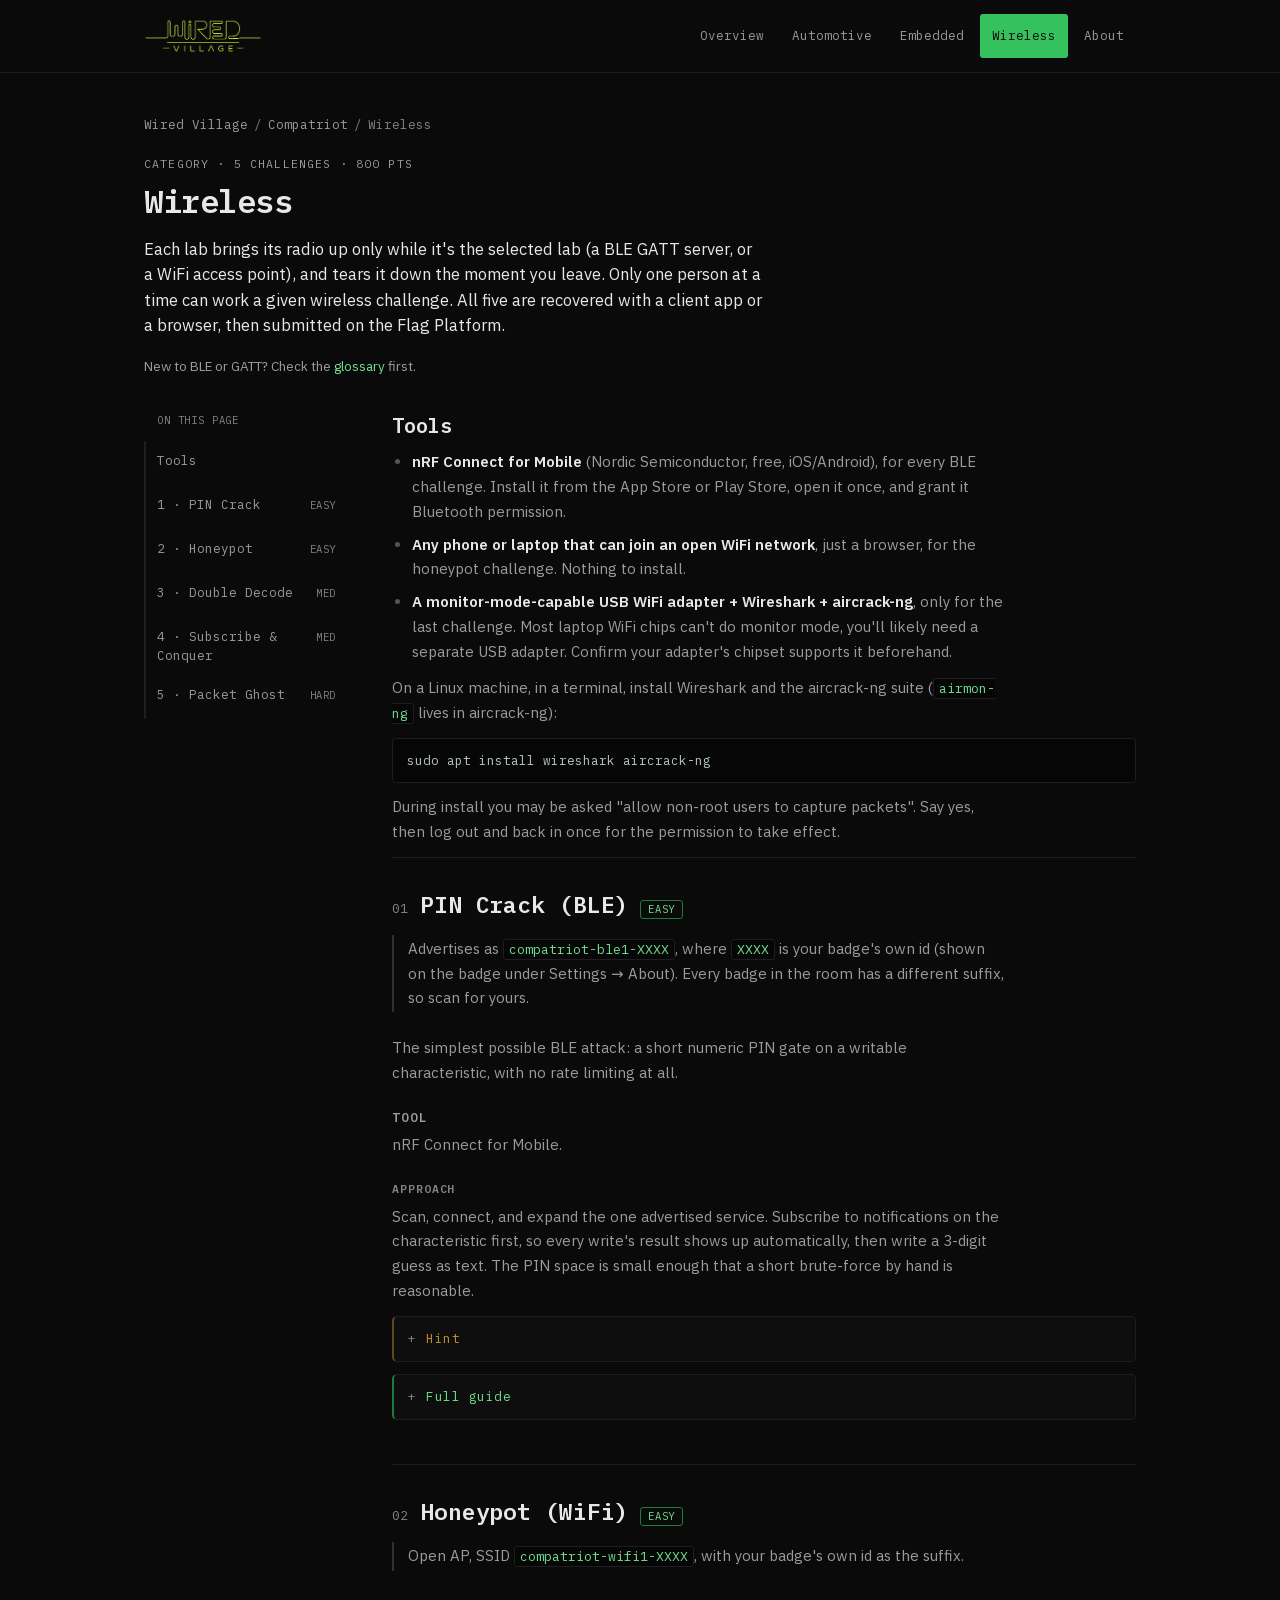
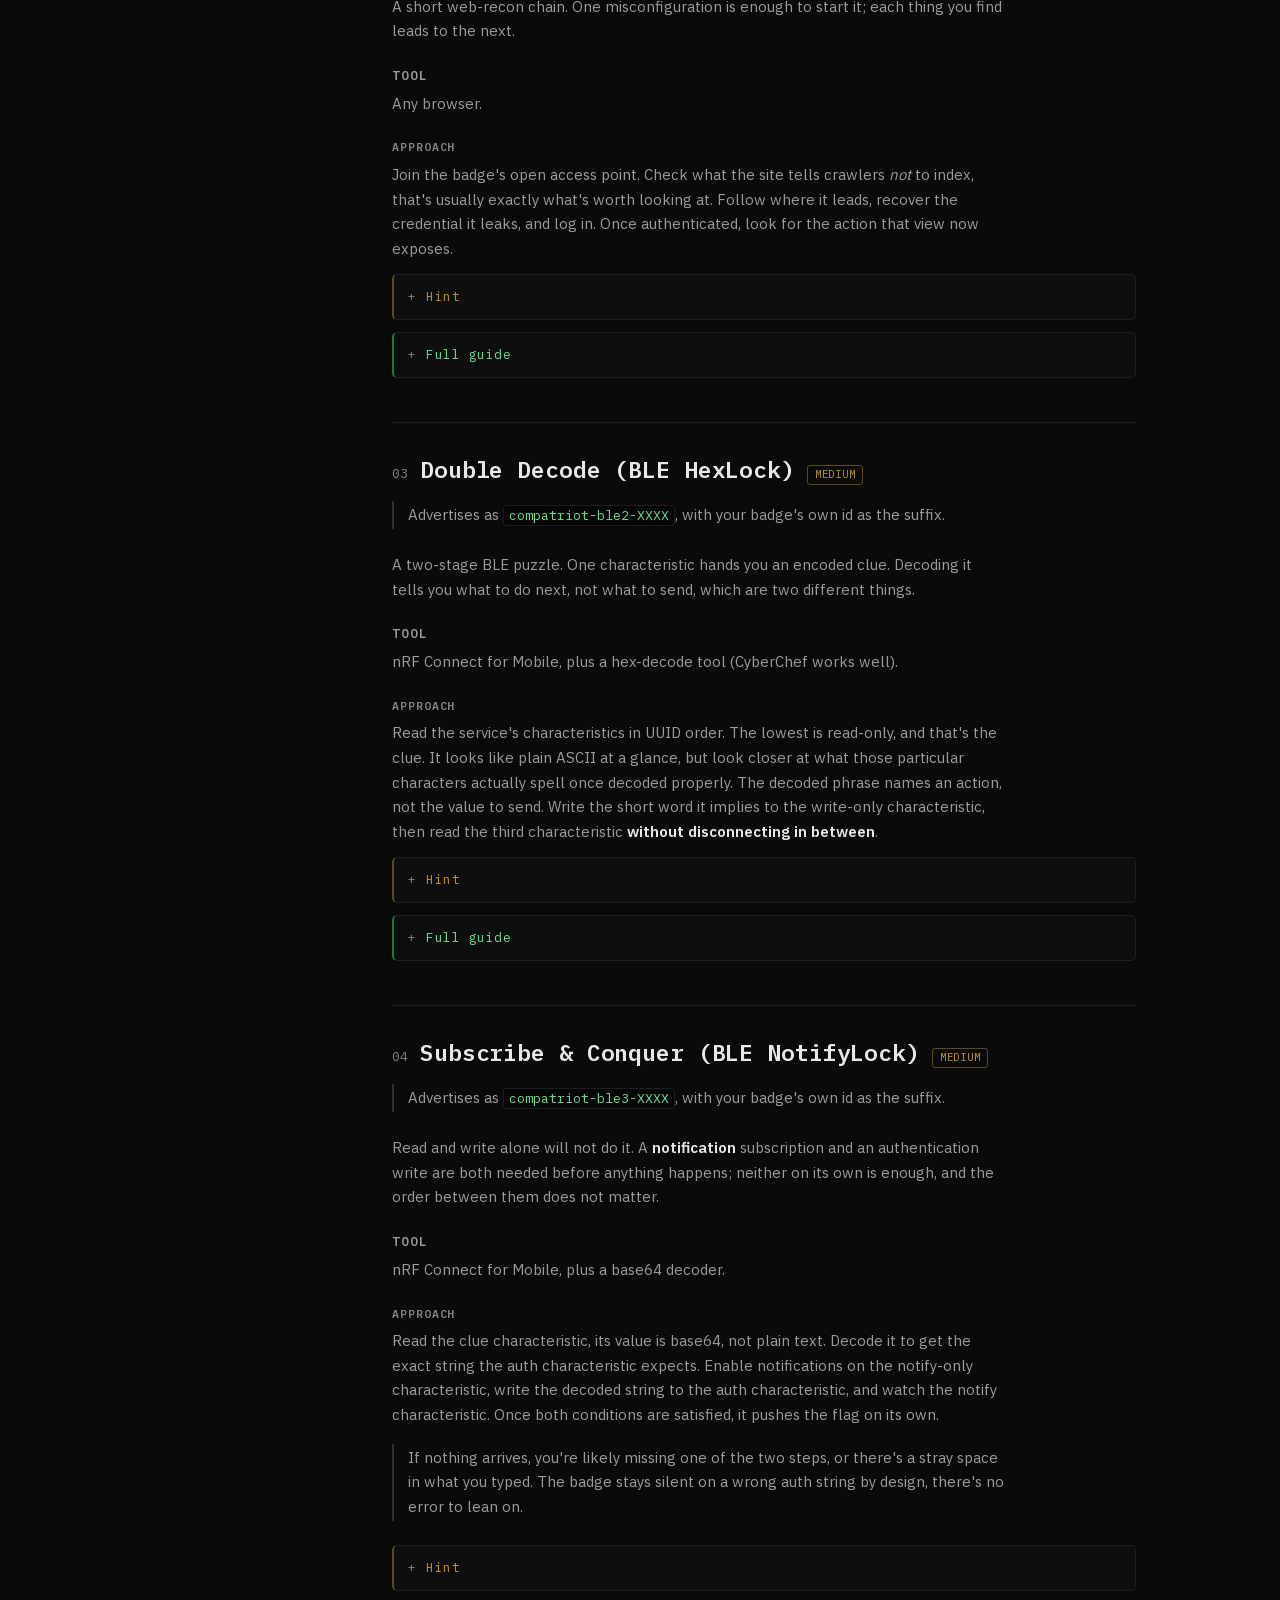
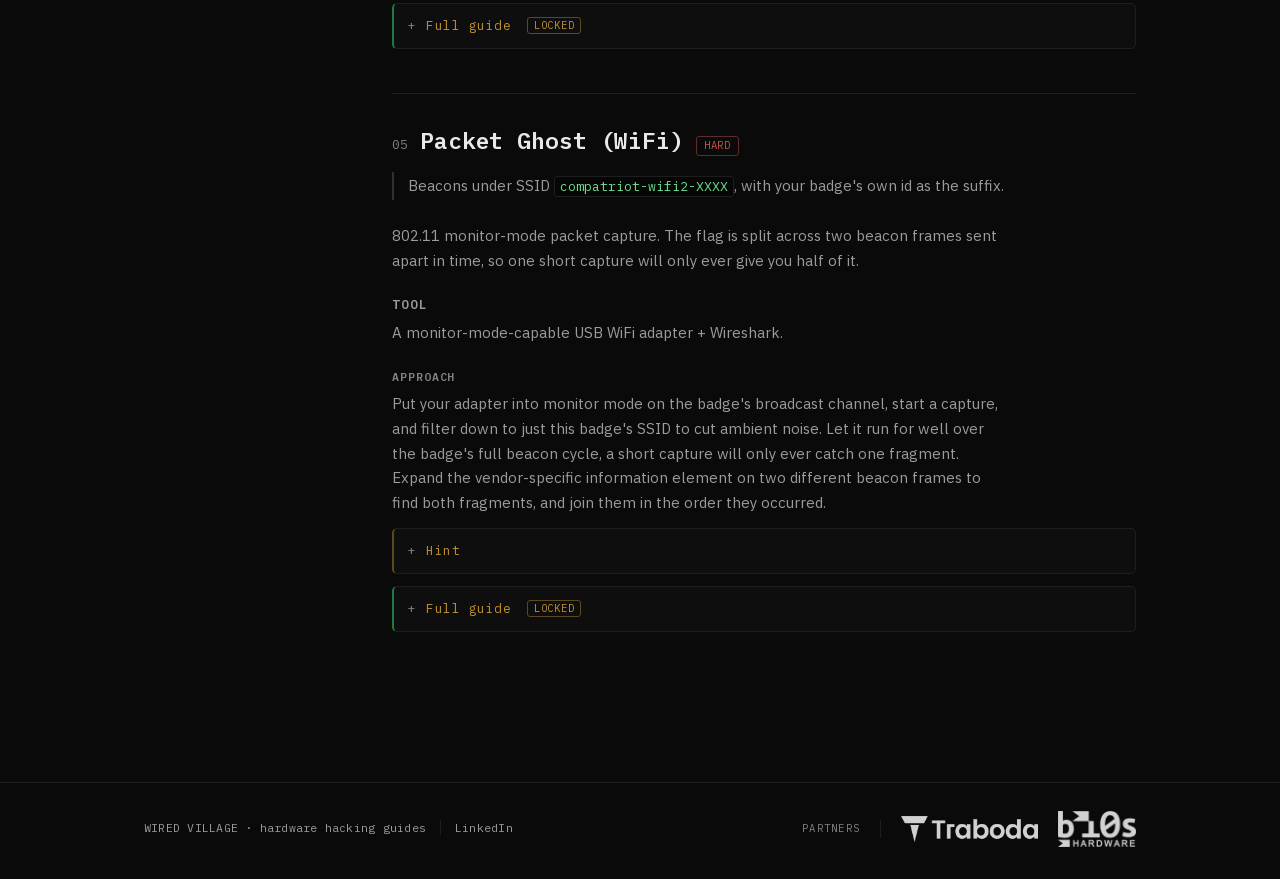
<file: compatriot/wireless.html>
<!doctype html>
<html lang="en">
<head>
<meta charset="utf-8">
<meta name="viewport" content="width=device-width, initial-scale=1">
<meta name="description" content="Wireless challenges on the Compatriot badge: BLE GATT exploitation and WiFi recon, capture and beacon hunting.">
<title>Wireless · Compatriot · Wired Village</title>
<link rel="icon" href="../assets/img/wired-village-logo.png">
<link rel="preload" href="../assets/fonts/plex-sans-var.woff2" as="font" type="font/woff2" crossorigin>
<link rel="preload" href="../assets/fonts/plex-mono-400.woff2" as="font" type="font/woff2" crossorigin>
<link rel="stylesheet" href="../assets/css/site.css">
<link rel="canonical" href="https://thewiredvillage.com/compatriot/wireless.html">
<meta property="og:type" content="website">
<meta property="og:site_name" content="Wired Village">
<meta property="og:title" content="Wireless · Compatriot · Wired Village">
<meta property="og:description" content="Wireless challenges on the Compatriot badge: BLE GATT exploitation and WiFi recon, capture and beacon hunting.">
<meta property="og:url" content="https://thewiredvillage.com/compatriot/wireless.html">
<meta property="og:image" content="https://thewiredvillage.com/assets/img/wired-village-logo.png">
<meta name="twitter:card" content="summary_large_image">
<meta name="twitter:title" content="Wireless · Compatriot · Wired Village">
<meta name="twitter:description" content="Wireless challenges on the Compatriot badge: BLE GATT exploitation and WiFi recon, capture and beacon hunting.">
<meta name="twitter:image" content="https://thewiredvillage.com/assets/img/wired-village-logo.png">
</head>
<body>
<a class="skip-link" href="#main">Skip to content</a>

<header class="topbar">
  <div class="topbar-inner">
    <div class="brand">
      <a href="../index.html" class="brand-link">
        <img src="../assets/img/wired-village-wordmark.webp" alt="Wired Village" width="280" height="81">
      </a>
    </div>
    <nav class="navlinks">
      <a href="index.html">Overview</a>
      <a href="automotive.html">Automotive</a>
      <a href="embedded.html">Embedded</a>
      <a href="wireless.html" class="active">Wireless</a>
      <a href="../about.html">About</a>
    </nav>
  </div>
</header>

<main id="main">

<section class="wrap sec-first">
  <p class="crumbs"><a href="../index.html">Wired Village</a><span class="sep">/</span><a href="index.html">Compatriot</a><span class="sep">/</span>Wireless</p>
  <p class="eyebrow">Category · 5 challenges · 800 pts</p>
  <h1>Wireless</h1>
  <p class="lead">
    Each lab brings its radio up only while it's the selected lab (a BLE GATT server, or a
    WiFi access point), and tears it down the moment you leave. Only one person at a time
    can work a given wireless challenge. All five are recovered with a client app or a
    browser, then submitted on the Flag Platform.
  </p>
  <p class="sub-note">New to BLE or GATT? Check the
     <a href="index.html#glossary">glossary</a> first.</p>
</section>

<section class="wrap sec-docs">
<div class="docs">

  <nav class="toc">
    <div class="toc-label">On this page</div>
    <ol>
      <li><a href="#tools">Tools</a></li>
      <li><a href="#c1">1 · PIN Crack <small>easy</small></a></li>
      <li><a href="#c2">2 · Honeypot <small>easy</small></a></li>
      <li><a href="#c3">3 · Double Decode <small>med</small></a></li>
      <li><a href="#c4">4 · Subscribe &amp; Conquer <small>med</small></a></li>
      <li><a href="#c5">5 · Packet Ghost <small>hard</small></a></li>
    </ol>
  </nav>

  <div class="content">

    <h2 id="tools">Tools</h2>
    <ul>
      <li><b>nRF Connect for Mobile</b> (Nordic Semiconductor, free, iOS/Android), for every BLE challenge. Install it from the App Store or Play Store, open it once, and grant it Bluetooth permission.</li>
      <li><b>Any phone or laptop that can join an open WiFi network</b>, just a browser, for the honeypot challenge. Nothing to install.</li>
      <li><b>A monitor-mode-capable USB WiFi adapter + Wireshark + aircrack-ng</b>, only for the last challenge. Most laptop WiFi chips can't do monitor mode, you'll likely need a separate USB adapter. Confirm your adapter's chipset supports it beforehand.</li>
    </ul>
    <p>On a Linux machine, in a terminal, install Wireshark and the aircrack-ng suite
       (<code>airmon-ng</code> lives in aircrack-ng):</p>
    <pre>sudo apt install wireshark aircrack-ng</pre>
    <p>During install you may be asked "allow non-root users to capture packets". Say
       yes, then log out and back in once for the permission to take effect.</p>

    <div class="entry" id="c1">
      <div class="entry-head"><span class="entry-num">01</span><h2 style="margin:0;">PIN Crack (BLE)</h2><span class="diff-tag easy">Easy</span></div>
      <p class="note">Advertises as <code>compatriot-ble1-XXXX</code>, where <code>XXXX</code> is your badge's own id (shown on the badge under Settings &rarr; About). Every badge in the room has a different suffix, so scan for yours.</p>
      <p>The simplest possible BLE attack: a short numeric PIN gate on a writable
         characteristic, with no rate limiting at all.</p>
      <h3>Tool</h3>
      <p>nRF Connect for Mobile.</p>
      <h4>Approach</h4>
      <p>Scan, connect, and expand the one advertised service. Subscribe to notifications
         on the characteristic first, so every write's result shows up automatically, then
         write a 3-digit guess as text. The PIN space is small enough that a short
         brute-force by hand is reasonable.</p>

      <details class="reveal hint"><summary>Hint</summary><div class="reveal-body">
        <p>No lockout, no rate limit. The initial value even tells you the PIN is 3
           digits. Just try them.</p>
      </div></details>
      <details class="reveal guide"><summary>Full guide</summary><div class="reveal-body">
        <ol>
          <li>Open nRF Connect, scan, and connect to the badge's BLE advertisement.</li>
          <li>Expand the one service. There's one characteristic that supports both
            write and notify.</li>
          <li>Tap the notify icon first, so every write's result shows up automatically
            below the characteristic.</li>
          <li>Tap the write icon, switch the value type to text, enter a 3-digit
            guess such as <code>000</code>, and send.</li>
          <li>Watch the value update. A wrong guess changes it to an error message, a
            correct one changes it to the flag.</li>
          <li>There is no lockout and no delay, so keep sending guesses from the write
            dialog until the value comes back as a flag. nRF Connect keeps the last
            values you sent in a drop-down, which makes stepping through them quick.</li>
        </ol>
      </div></details>
    </div>

    <div class="entry" id="c2">
      <div class="entry-head"><span class="entry-num">02</span><h2 style="margin:0;">Honeypot (WiFi)</h2><span class="diff-tag easy">Easy</span></div>
      <p class="note">Open AP, SSID <code>compatriot-wifi1-XXXX</code>, with your badge's own id as the suffix.</p>
      <p>A short web-recon chain. One misconfiguration is enough to start it; each thing
         you find leads to the next.</p>
      <h3>Tool</h3>
      <p>Any browser.</p>
      <h4>Approach</h4>
      <p>Join the badge's open access point. Check what the site tells crawlers
         <i>not</i> to index, that's usually exactly what's worth looking at. Follow
         where it leads, recover the credential it leaks, and log in. Once authenticated,
         look for the action that view now exposes.</p>

      <details class="reveal hint"><summary>Hint</summary><div class="reveal-body">
        <p>robots.txt tells you what they didn't want indexed, which is exactly what you
           want to look at.</p>
      </div></details>
      <details class="reveal guide"><summary>Full guide</summary><div class="reveal-body">
        <ol>
          <li>Join the open access point and browse to the badge's landing page.</li>
          <li>Open <code>/robots.txt</code>. It disallows a couple of paths, which is a
            map of exactly where to look next.</li>
          <li>Open the disallowed notes page. It leaks a username and password in plain
            text.</li>
          <li>Open the maintenance page and log in with those credentials.</li>
          <li>The authenticated view exposes a button or action that wasn't there before.
            Use it. The response carries the flag.</li>
        </ol>
        <p>Or do the whole thing from a terminal instead of a browser:</p>
        <pre>curl http://192.168.4.1/robots.txt
curl http://192.168.4.1/dev-notes.txt
curl -i -X POST http://192.168.4.1/login -d 'u=technician&p=&lt;password from the notes page&gt;'
# copy the session value out of the Set-Cookie header in that response, then:
curl -X POST http://192.168.4.1/maintenance/diagnostic -H 'Cookie: sid=&lt;paste it here&gt;'</pre>
      </div></details>
    </div>

    <div class="entry" id="c3">
      <div class="entry-head"><span class="entry-num">03</span><h2 style="margin:0;">Double Decode (BLE HexLock)</h2><span class="diff-tag med">Medium</span></div>
      <p class="note">Advertises as <code>compatriot-ble2-XXXX</code>, with your badge's own id as the suffix.</p>
      <p>A two-stage BLE puzzle. One characteristic hands you an encoded clue. Decoding it
         tells you what to do next, not what to send, which are two different things.</p>
      <h3>Tool</h3>
      <p>nRF Connect for Mobile, plus a hex-decode tool (CyberChef works well).</p>
      <h4>Approach</h4>
      <p>Read the service's characteristics in UUID order. The lowest is read-only, and
         that's the clue. It looks like plain ASCII at a glance, but look closer at what
         those particular characters actually spell once decoded properly. The decoded
         phrase names an action, not the value to send. Write the short word it implies to
         the write-only characteristic, then read the third characteristic <b>without
         disconnecting in between</b>.</p>

      <details class="reveal hint"><summary>Hint</summary><div class="reveal-body">
        <p>The clue tells you what to do, not what to send. Pair up the hex digits two at
           a time and convert each pair to an ASCII character.</p>
      </div></details>
      <details class="reveal guide"><summary>Full guide</summary><div class="reveal-body">
        <ol>
          <li>Connect and expand the service. Three characteristics appear in UUID
            order: a read-only clue, a write-only unlock, and a read-only flag.</li>
          <li>Read the clue. Its value is a string of hex digit pairs, written out as
            ASCII characters.</li>
          <li>Hex-decode it (CyberChef's "From Hex", or
            <code>python3 -c "print(bytes.fromhex('...').decode())"</code>). The decoded
            phrase names an action, something like "write" plus a short word.</li>
          <li>Write just that short word to the unlock characteristic.</li>
          <li>Without disconnecting, read the flag characteristic. Its value has
            changed.</li>
        </ol>
      </div></details>
    </div>

    <div class="entry" id="c4">
      <div class="entry-head"><span class="entry-num">04</span><h2 style="margin:0;">Subscribe &amp; Conquer (BLE NotifyLock)</h2><span class="diff-tag med">Medium</span></div>
      <p class="note">Advertises as <code>compatriot-ble3-XXXX</code>, with your badge's own id as the suffix.</p>
      <p>Read and write alone will not do it. A <b>notification</b> subscription and an
         authentication write are both needed before anything happens; neither on its own
         is enough, and the order between them does not matter.</p>
      <h3>Tool</h3>
      <p>nRF Connect for Mobile, plus a base64 decoder.</p>
      <h4>Approach</h4>
      <p>Read the clue characteristic, its value is base64, not plain text. Decode it to
         get the exact string the auth characteristic expects. Enable notifications on
         the notify-only characteristic, write the decoded string to the auth
         characteristic, and watch the notify characteristic. Once both conditions are
         satisfied, it pushes the flag on its own.</p>
      <p class="note">If nothing arrives, you're likely missing one of the two steps, or
        there's a stray space in what you typed. The badge stays silent on a wrong auth
        string by design, there's no error to lean on.</p>

      <details class="reveal hint"><summary>Hint</summary><div class="reveal-body">
        <p>Two things need to be true at once: you're listening, and you've proven who
           you are. Base64-decode the clue to find the exact auth string.</p>
      </div></details>
      <details class="reveal guide locked" data-k="e0X61ICEK+Os4qNLSVG4ww==.uc/PdRTd4Nl0BcR2.++JI3ugmU0vDaBIcqSZ10HclQ3rh1kq7XJ7OJocZ1Ow9CkF0q9v2JyNCKr4E/9IM8k9/cW+l/[base64]/09EuvlqenGHTlyEQR/QLjyeXefaFSAOX2X6CS6WvFqyzzSvEwBtNQBe+NAG3MhIZT9aXXrxSp34jGE4uIBc73z0YSOtVRCGsuJya6NKxyAci9xmb4MgNspRgbyWR7xZOl156LXXq2GaXU7WuJBxv/7e+yBp+TaHHeEo1m/9yg2bhbMrgRnk9vsz/pkdaMeWQZ0U1NPiGMw7v65SzSPsBFyefQBrL+FcZKQFvEpnexUOyCIOru8jH6mEeMy6n4Sux7Eu/omM8EGTDElBMkMNA+sgRE52PJAF2yANP0v58wbC/A3hy2ZPwfwEgIl2jomsiGQNyfGyUXLrludRnutaYgmieSqgsT62hpOyQ645z8rLCsMDzkkVgtYepnVftadotenYcA5gymUWeXKdA+YnhmBghm+DfUgTHi7M2GlvKRm68+Rah/w91zOQVKB8Ko2cp9fZebkcWTXIO4J4l4l1vBskVQ9Nk4qbx2vb+KYp4aSdBhrAAz7g37XXuLMwLwlugN0vAwYaiCaUsYfpYxP/nasHLarBr32POsqmy7WOtp4z5enG7PW0Ln2tMJJD47FDW1yA2+Q6XVemqWJCh0Sk9giMFoVPE2F2PRsSeTRWl+BN+yw6mYbkAprwae71rFtx2KKKDdHKymDgZhwv/d3gCDfN88tShdoUUD/hWBq2kto1s0="><summary>Full guide <span class="lockpill">locked</span></summary><div class="reveal-body"><form class="pinform" autocomplete="off"><p class="pinlead">This walkthrough is locked. Enter the passphrase given at the event to open it.</p><div class="pinrow"><input type="password" class="pinin" placeholder="passphrase" autocomplete="off" autocapitalize="off" autocorrect="off" spellcheck="false" aria-label="passphrase"><button type="submit" class="pinbtn">Unlock</button></div><p class="pinmsg" role="status"></p></form></div></details>
    </div>

    <div class="entry" id="c5">
      <div class="entry-head"><span class="entry-num">05</span><h2 style="margin:0;">Packet Ghost (WiFi)</h2><span class="diff-tag hard">Hard</span></div>
      <p class="note">Beacons under SSID <code>compatriot-wifi2-XXXX</code>, with your badge's own id as the suffix.</p>
      <p>802.11 monitor-mode packet capture. The flag is split across two beacon frames
         sent apart in time, so one short capture will only ever give you half of it.</p>
      <h3>Tool</h3>
      <p>A monitor-mode-capable USB WiFi adapter + Wireshark.</p>
      <h4>Approach</h4>
      <p>Put your adapter into monitor mode on the badge's broadcast channel, start a
         capture, and filter down to just this badge's SSID to cut ambient noise. Let it
         run for well over the badge's full beacon cycle, a short capture will only ever
         catch one fragment. Expand the vendor-specific information element on two
         different beacon frames to find both fragments, and join them in the order they
         occurred.</p>

      <details class="reveal hint"><summary>Hint</summary><div class="reveal-body">
        <p>One beacon won't have the whole flag. The badge alternates between two
           payloads with uneven gaps between them, so keep the capture running rather
           than reading the first frame you catch.</p>
      </div></details>
      <details class="reveal guide locked" data-k="IgOm9O99RSgIEIGIh2EruA==.uUT1NJdBklZACazr.1+wix9RsWX1IABhTqZb/aozAKPKuYYTuaImytYieBPbLqJboh46/aaSpj9pwbFq80TjNT0lyeRbAtDLxywLQm4JEQ4TxYTqf992oX+FnZykbHztIwie8REhBgE1O5Qx0Xp7Jnkby1NXqmQGcE1SEDdV3pkxgUrpGZ+OfJeQ3pzxA7t/Ky1xTIRSXpIL1bukzQ5WxcJV8/zvG/6aFDCPoQJ2FflCTiJTQxphscrVz2Cy4kiPJRJahKU2umm7OL/W+9dnSuMUvQ3Ez9kplofcudPK+D3y+dgaXI0pEddJOerWkDal9XCU9jPjXnPWZ1VLFsqzpb8xDjlPZFfSUVfkHNr/A1/j/qOZdFpUt599bVplKJS64Ob19us947GUVsVDtoN8Tyrc9tkFnBVegvqyfO95wPXIVXpJL0IjdG1/4SISsHmxlMm3PM7q8MjgI/K6ls+lNJs6kdvsmVYaE7v57Xh11ET2dM+54F/nHq5LCu1C8bNBPsYaZVn7FA6Q7zR6F9aGUCHcnuqFh3r9uz4HGa2Cqqsb3FnLa1ZZjB6SIzPo1IsH0uLHWT6a4+V0zTPZv3tG97/u1dmXD+Zk1MlnheTWzi9DN8shWhZsHaF71oD6uYyjMqoU3ObmVsXFZrel86qTC3narWwyTIfRzDeve7iFz+a0GcPuQ3ZyBg5rKAzrWkea1xOchZ76iWPvR9Z4ayxkaE84dCGnqUl2gxaR3kM/1HHMlsuJNJJNSDZVb26UopW/Opfp9fGj8XKFFmKCKdoBQfZMqXIkeG34tCMD1sRPYtWladHwsxmMDz6c8ZRiLMtXQ6sHxxKsQhIlyD/+5fd4jgbHUhDrfkb/DtxJdcdkjIaRKZv14hsByMEP08fa5Wihs6V8d5gYs6/bcDhGMDPDSKOTdRQLpV8zQXPXu5ufBwXSZFEeHqsOh7vtVEEbvhUXzuhl/+R6OhEkK6tuRl9B2qGMr+v83fWI7Xqgn0ra2zYCcIfpJFs0um/OcBYVveC/zUbWZSNWNQRGxnGNjo0s6w26LH8aPxItFK8x9hQD2Fjc0Z9AYqiwf2AIhz8MlmJ5D8VjOpNcImdfumDoNuCipQalkaygT91Venw4MCb3ZzqO2uv2+dIgPyON+Lw8xRy9tKpqDsrfAL+yKCajK4U8jNFgxqGSM3s/iqQfgAWQJtal+1sFnhumTSpsKN7ED/awu19YUNn+R0opjeb7lc2CChp2rbg=="><summary>Full guide <span class="lockpill">locked</span></summary><div class="reveal-body"><form class="pinform" autocomplete="off"><p class="pinlead">This walkthrough is locked. Enter the passphrase given at the event to open it.</p><div class="pinrow"><input type="password" class="pinin" placeholder="passphrase" autocomplete="off" autocapitalize="off" autocorrect="off" spellcheck="false" aria-label="passphrase"><button type="submit" class="pinbtn">Unlock</button></div><p class="pinmsg" role="status"></p></form></div></details>
    </div>

  </div>
</div>
</section>

</main>

<footer>
  <div class="wrap foot-inner">
    <div class="foot-left">WIRED VILLAGE · hardware hacking guides<a class="foot-li" href="https://www.linkedin.com/company/wiredvillage/" target="_blank" rel="noopener">LinkedIn</a></div>
    <div class="partner">
      <span class="partner-label">Partners</span>
      <a href="https://traboda.com" target="_blank" rel="noopener" aria-label="Traboda"><img class="p-traboda" src="../assets/img/traboda-logo.webp" alt="Traboda" width="380" height="110"></a>
      <a href="https://www.bi0shardware.in/" target="_blank" rel="noopener" aria-label="bi0s hardware"><img class="p-bi0s" src="../assets/img/bi0s-hardware-logo.webp" alt="bi0s hardware" width="380" height="110"></a>
    </div>
  </div>
</footer>

<script src="../assets/js/site.js"></script>
<script src="../assets/js/unlock.js"></script>
</body>
</html>
</file>
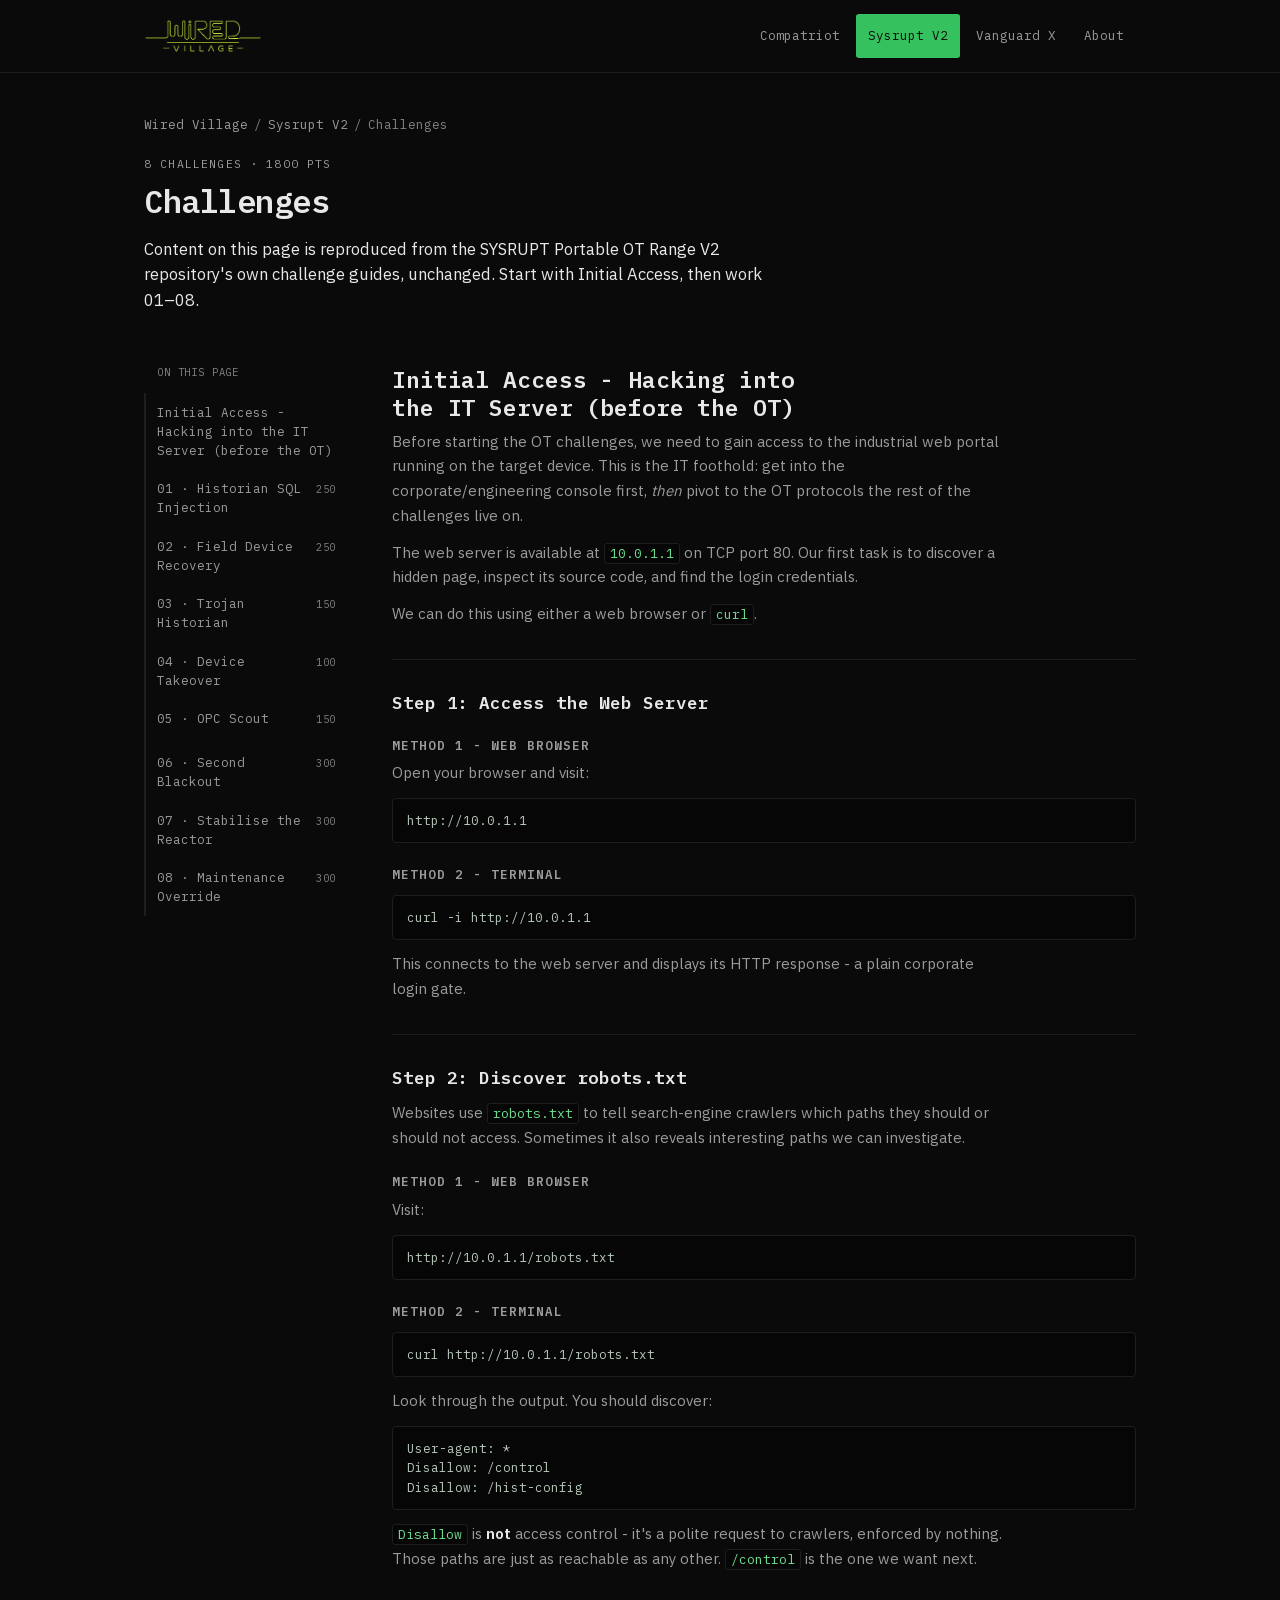
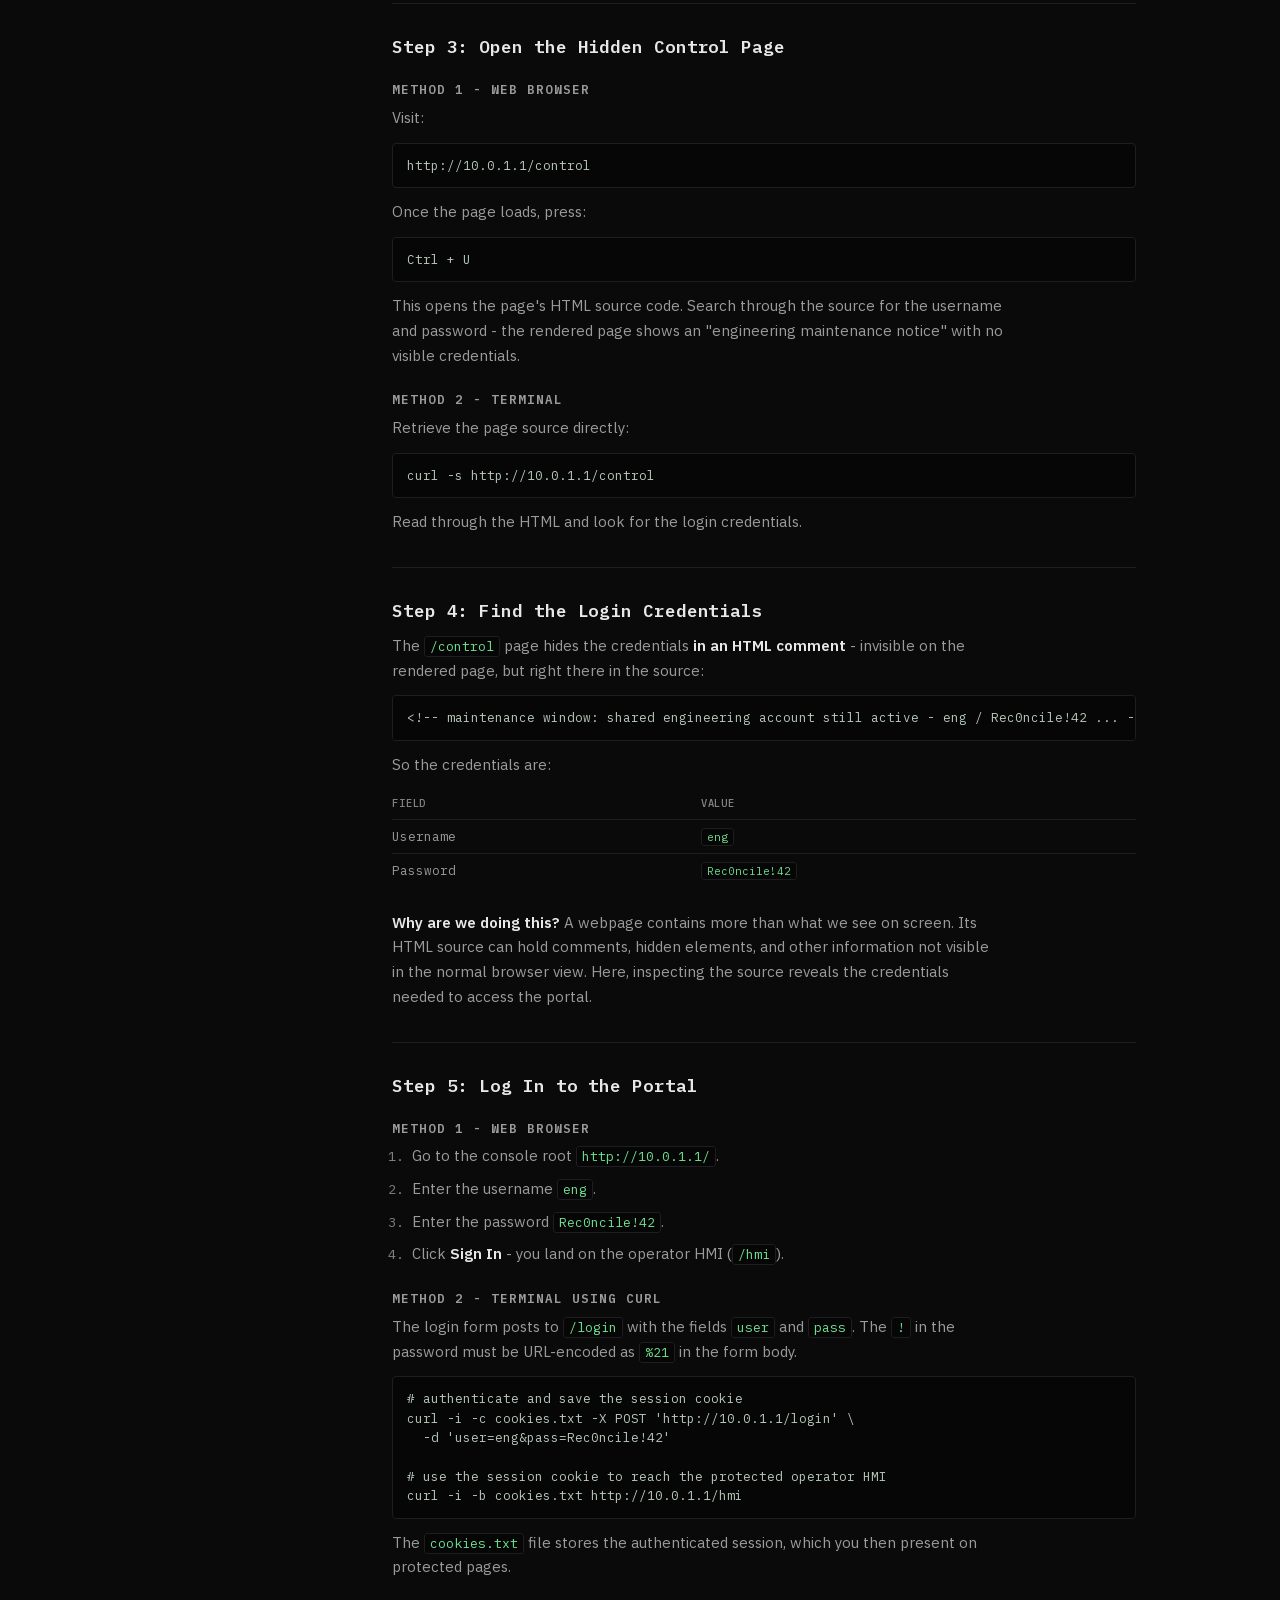
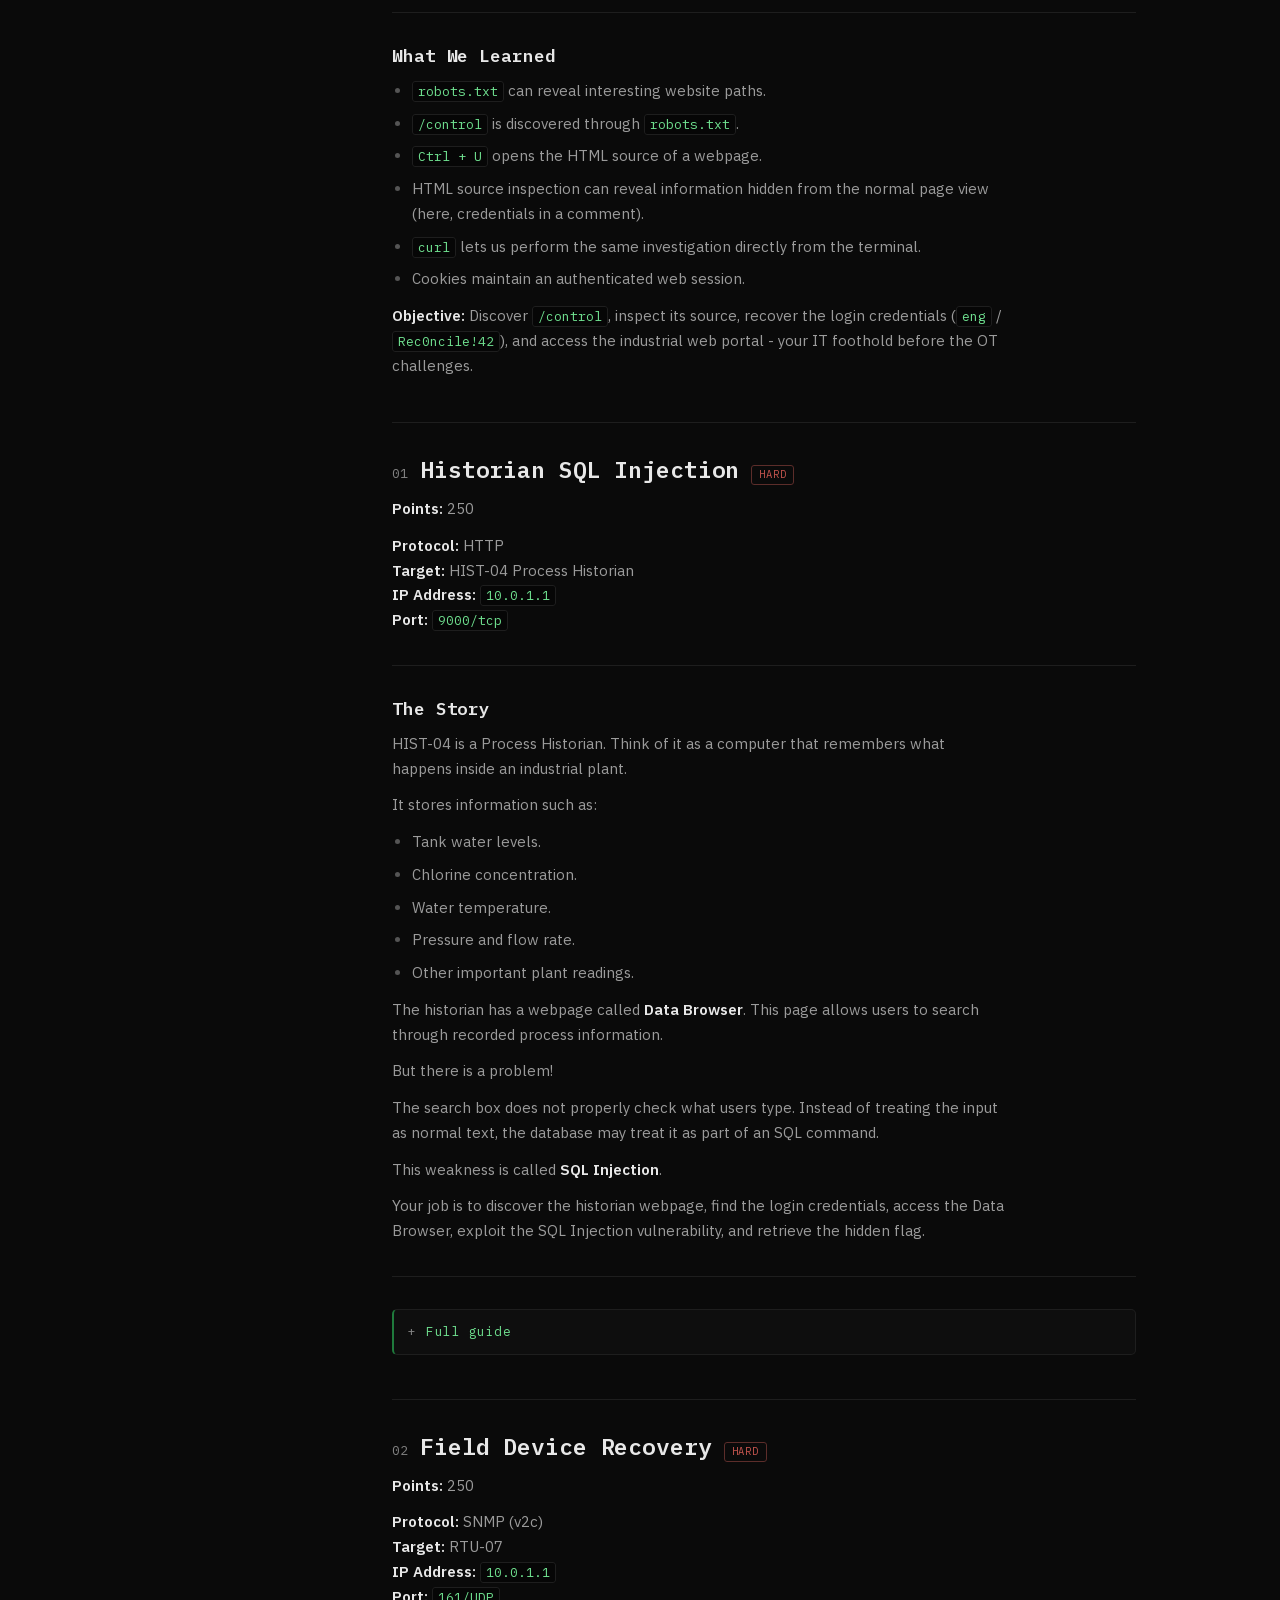
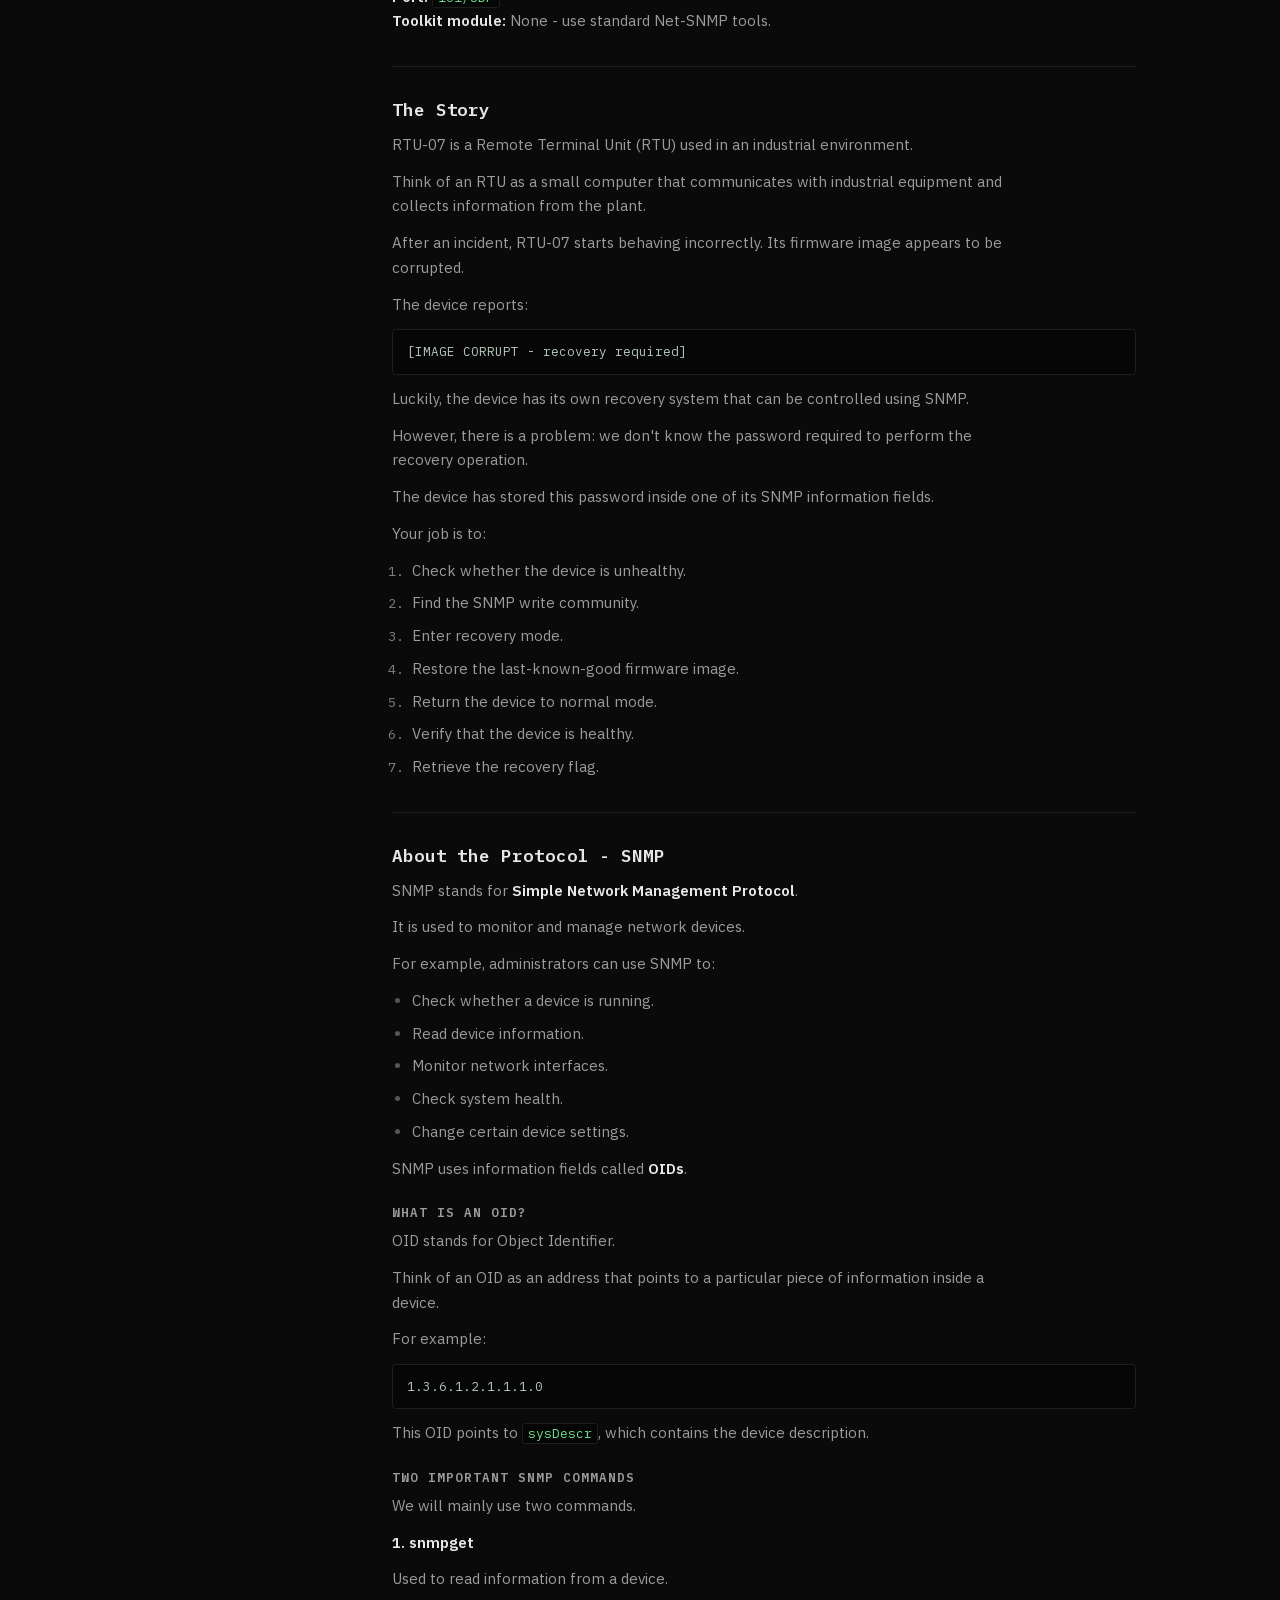
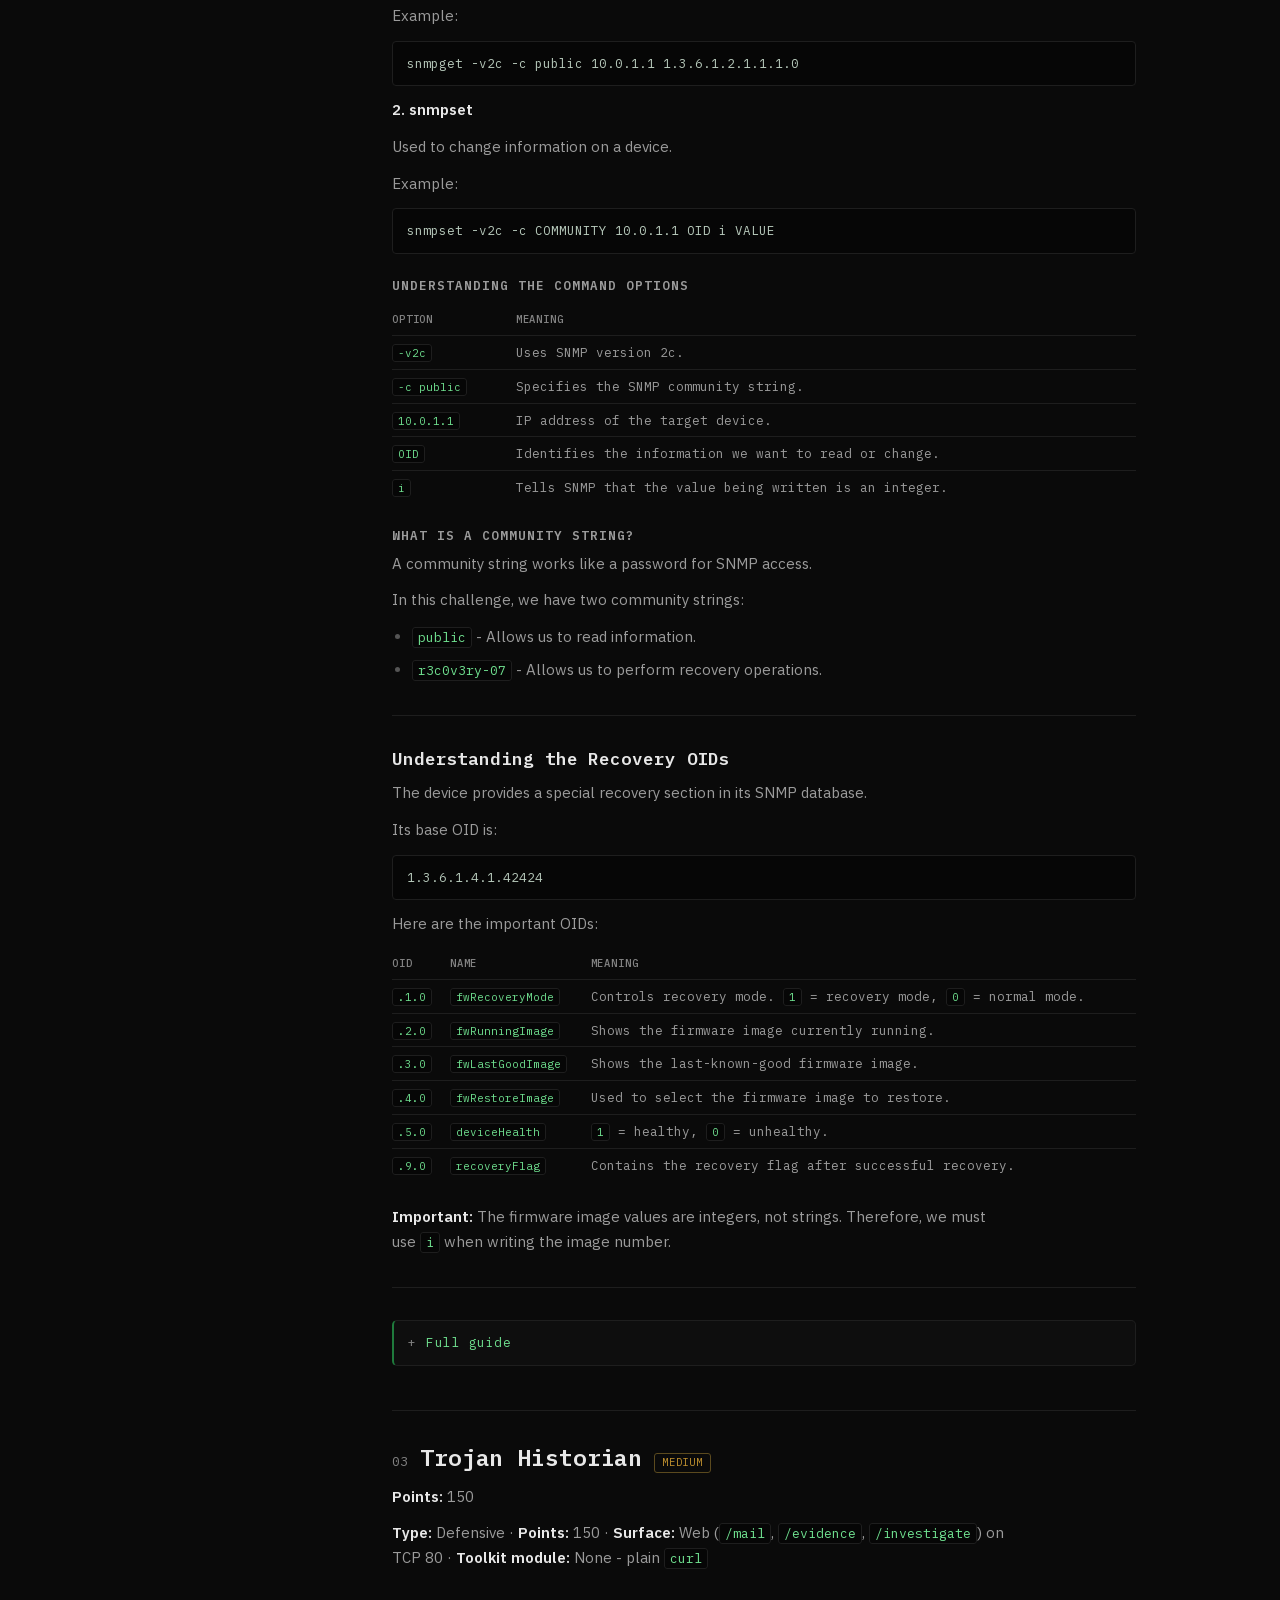
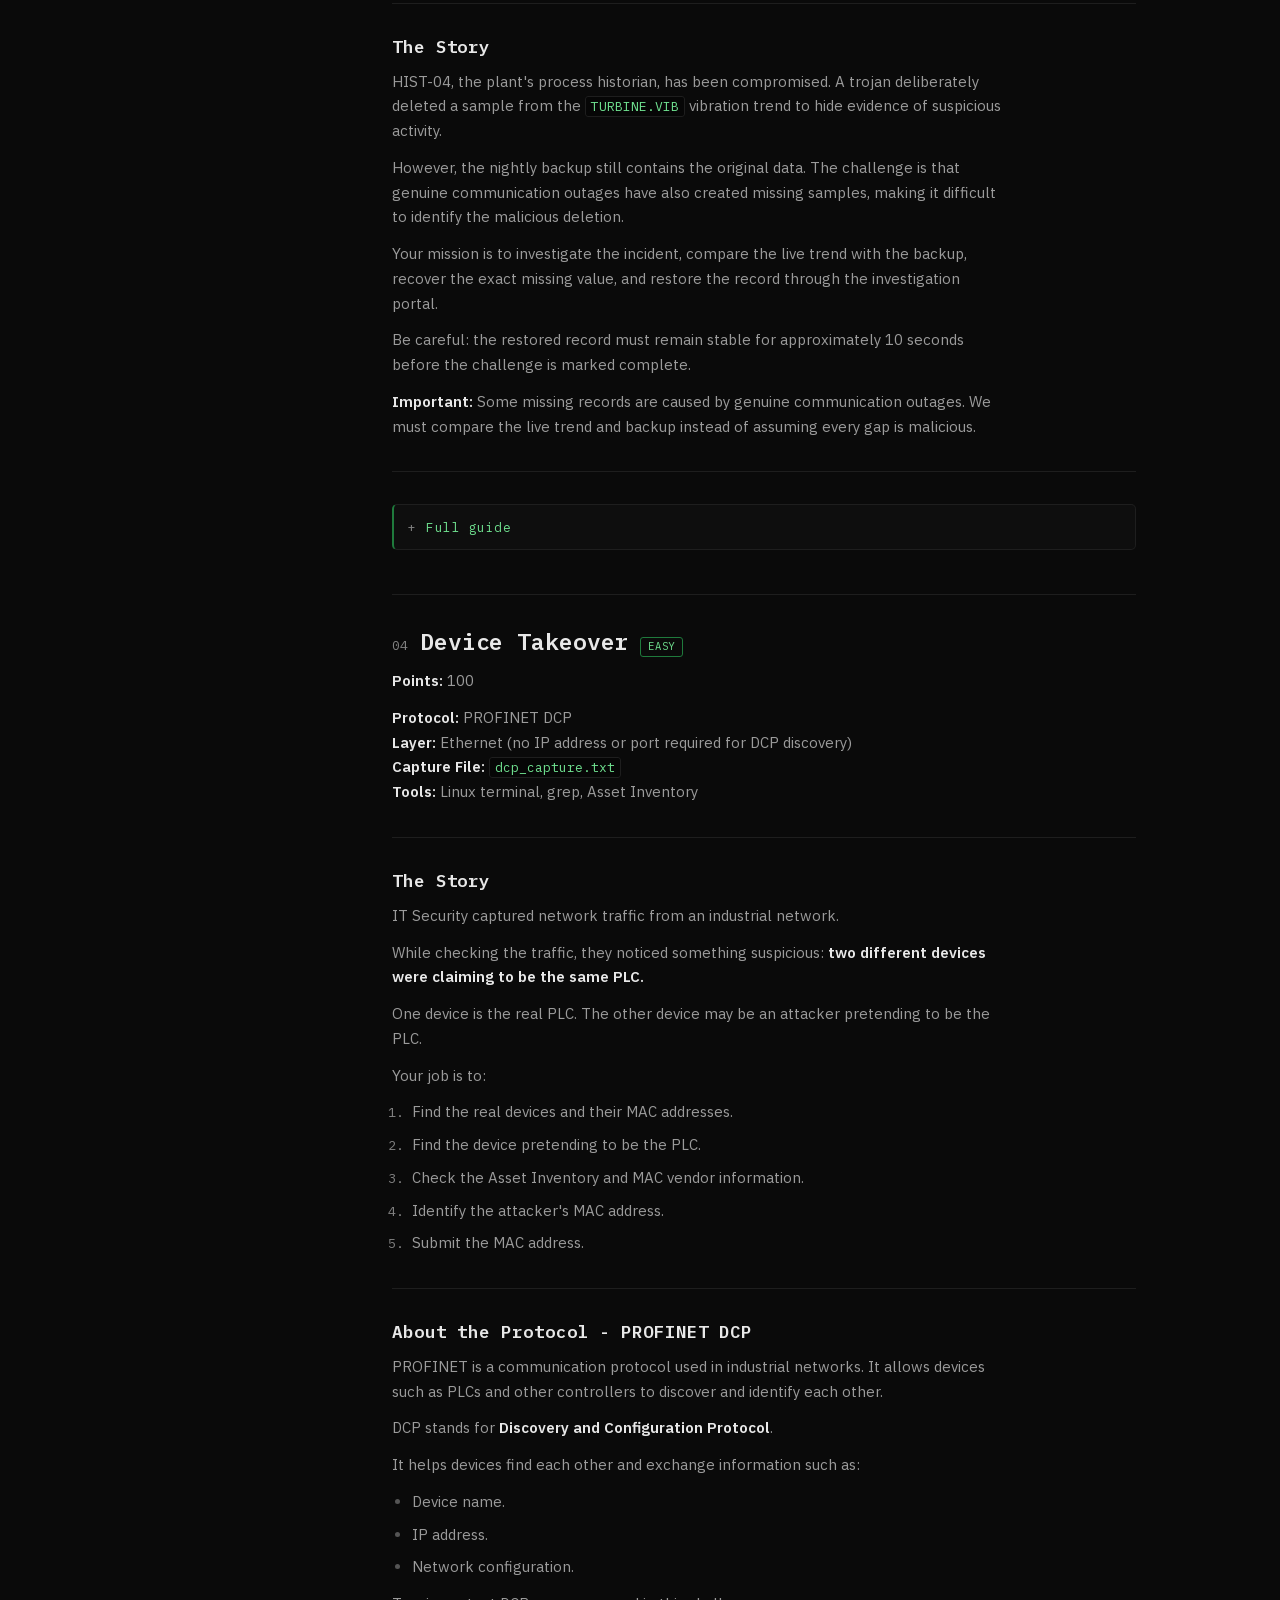
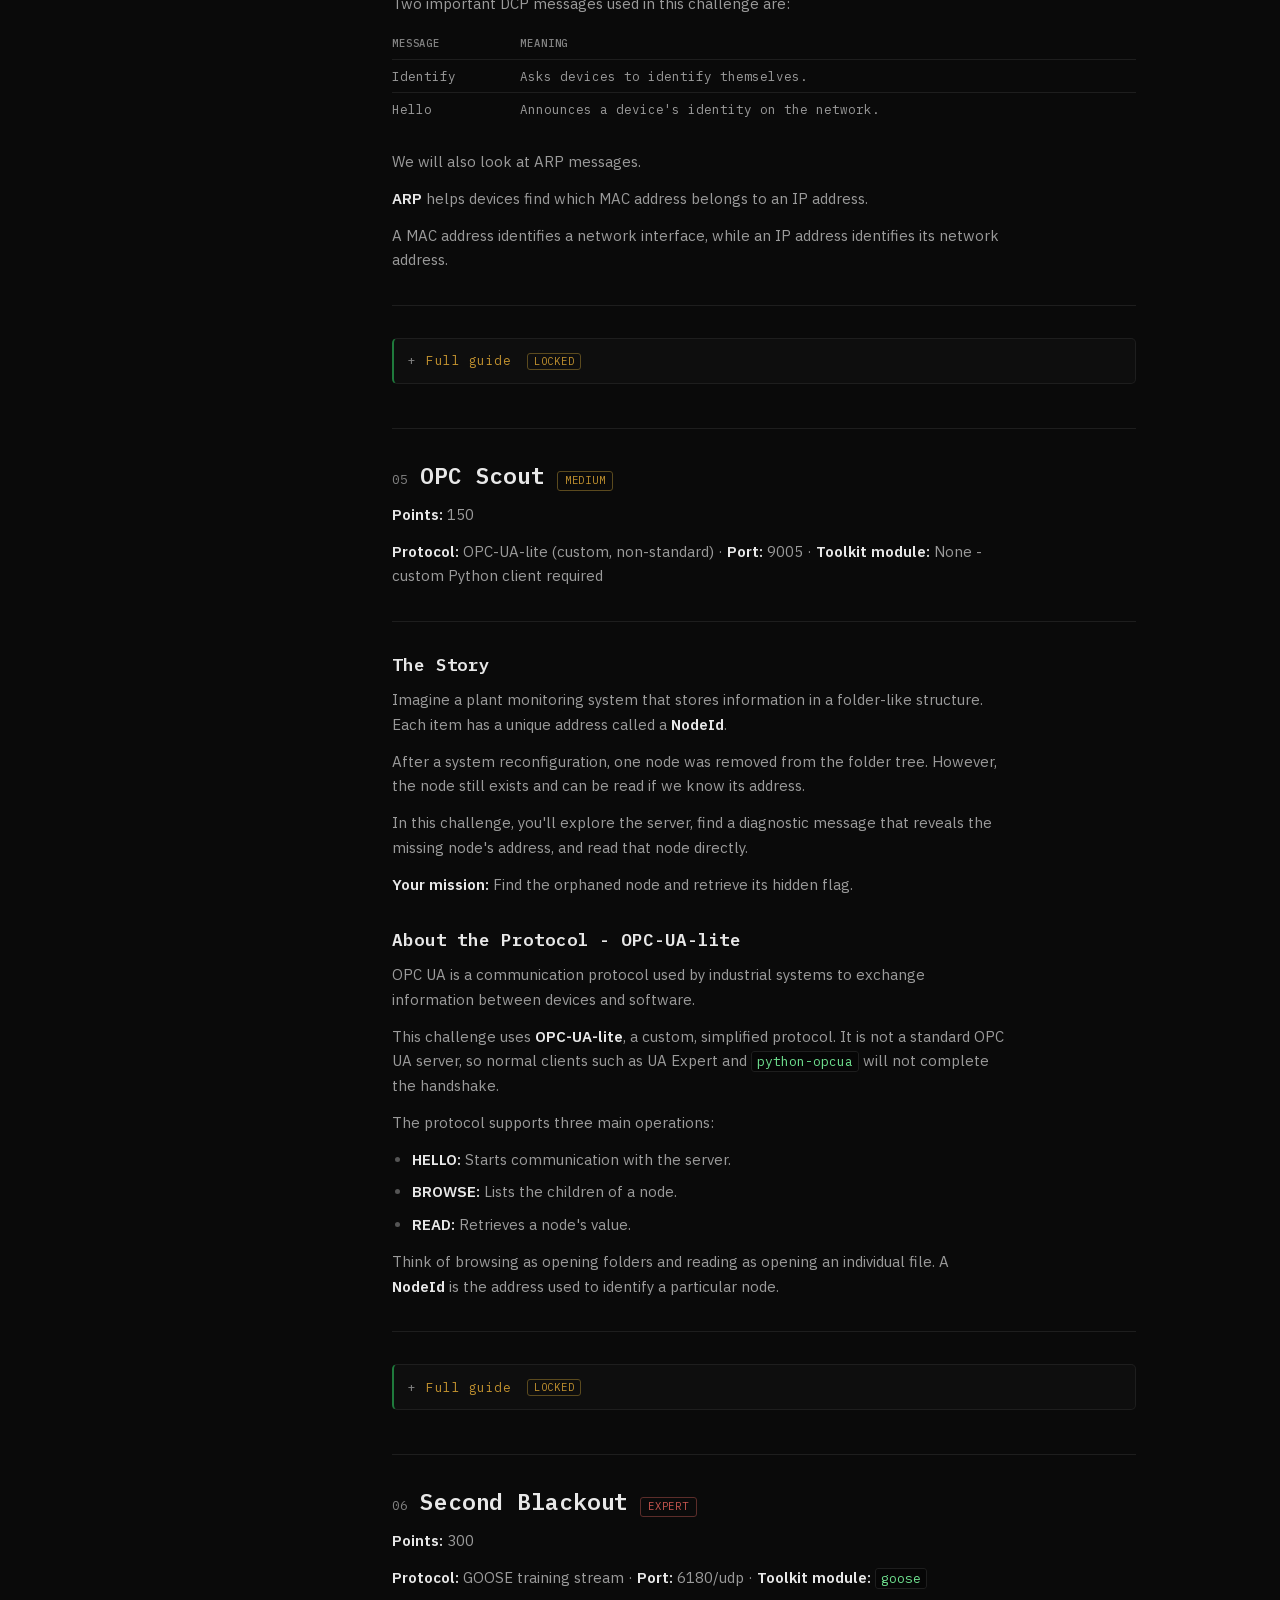
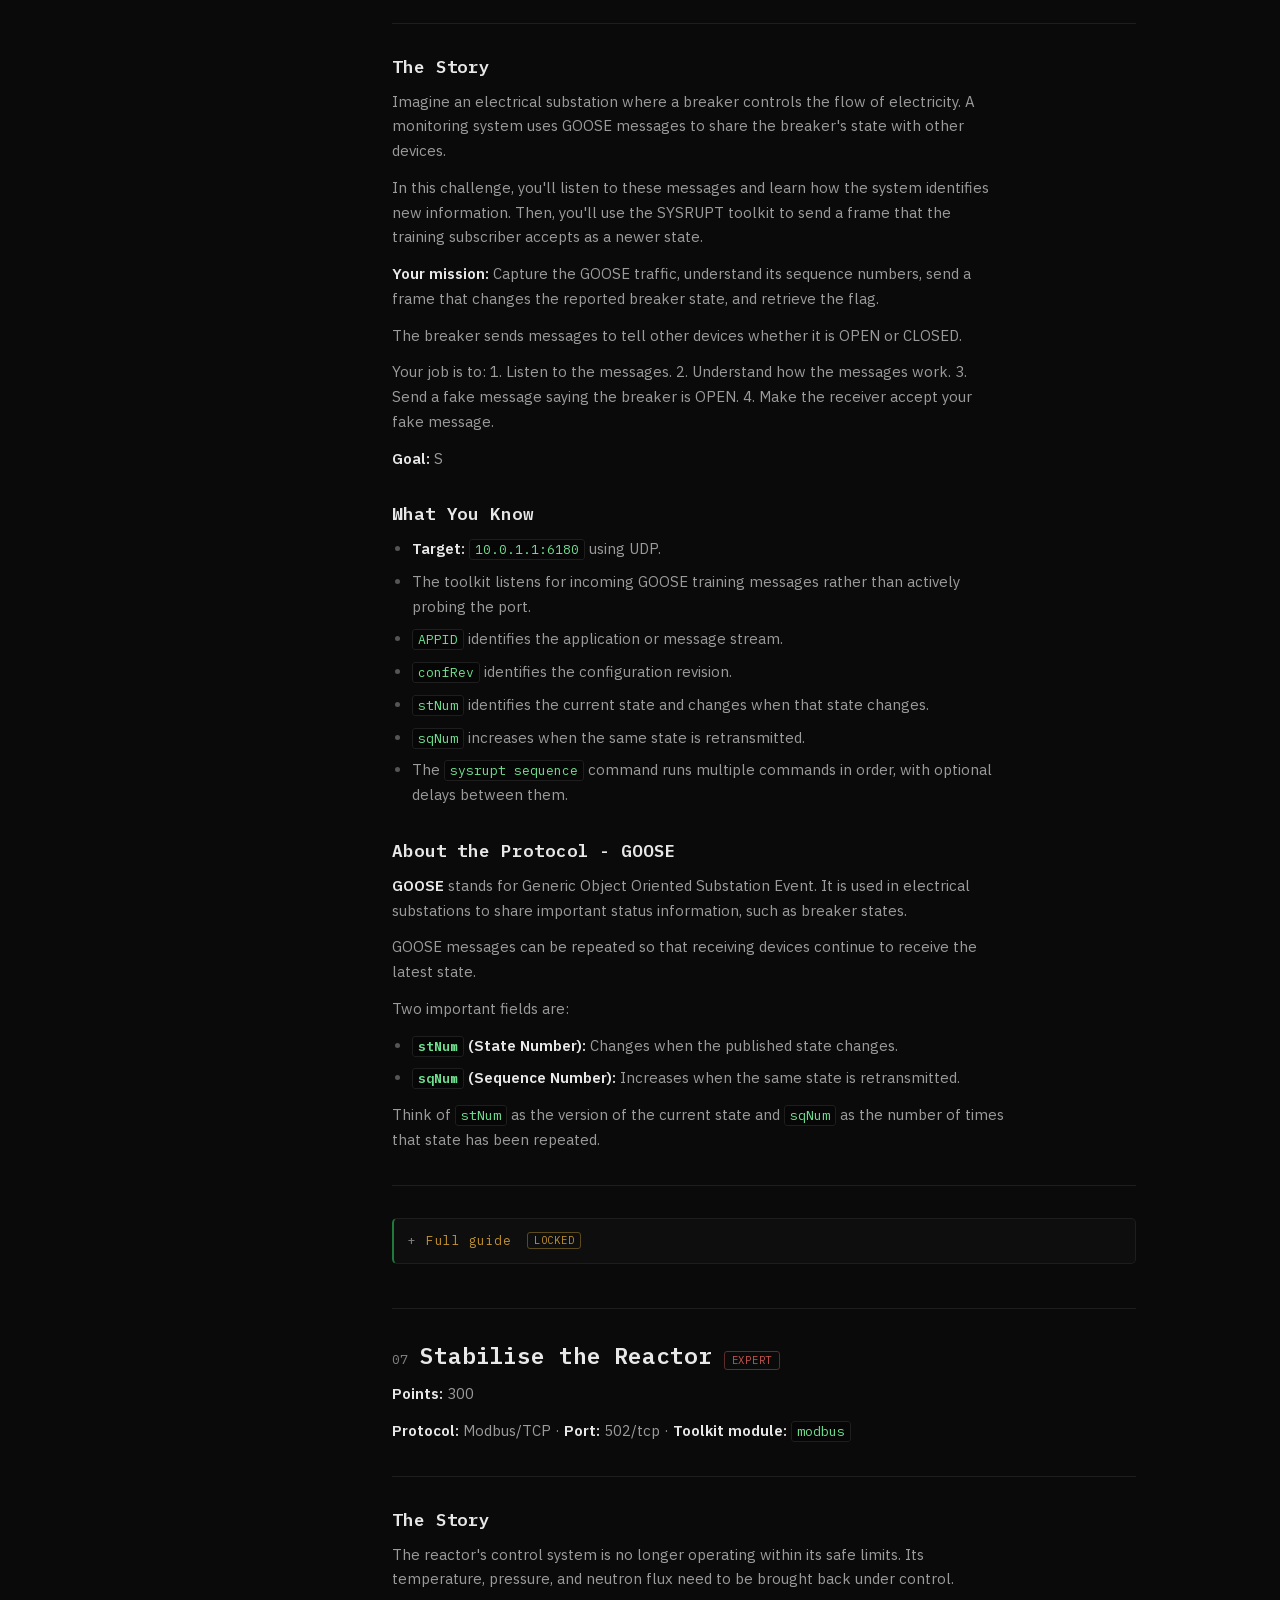
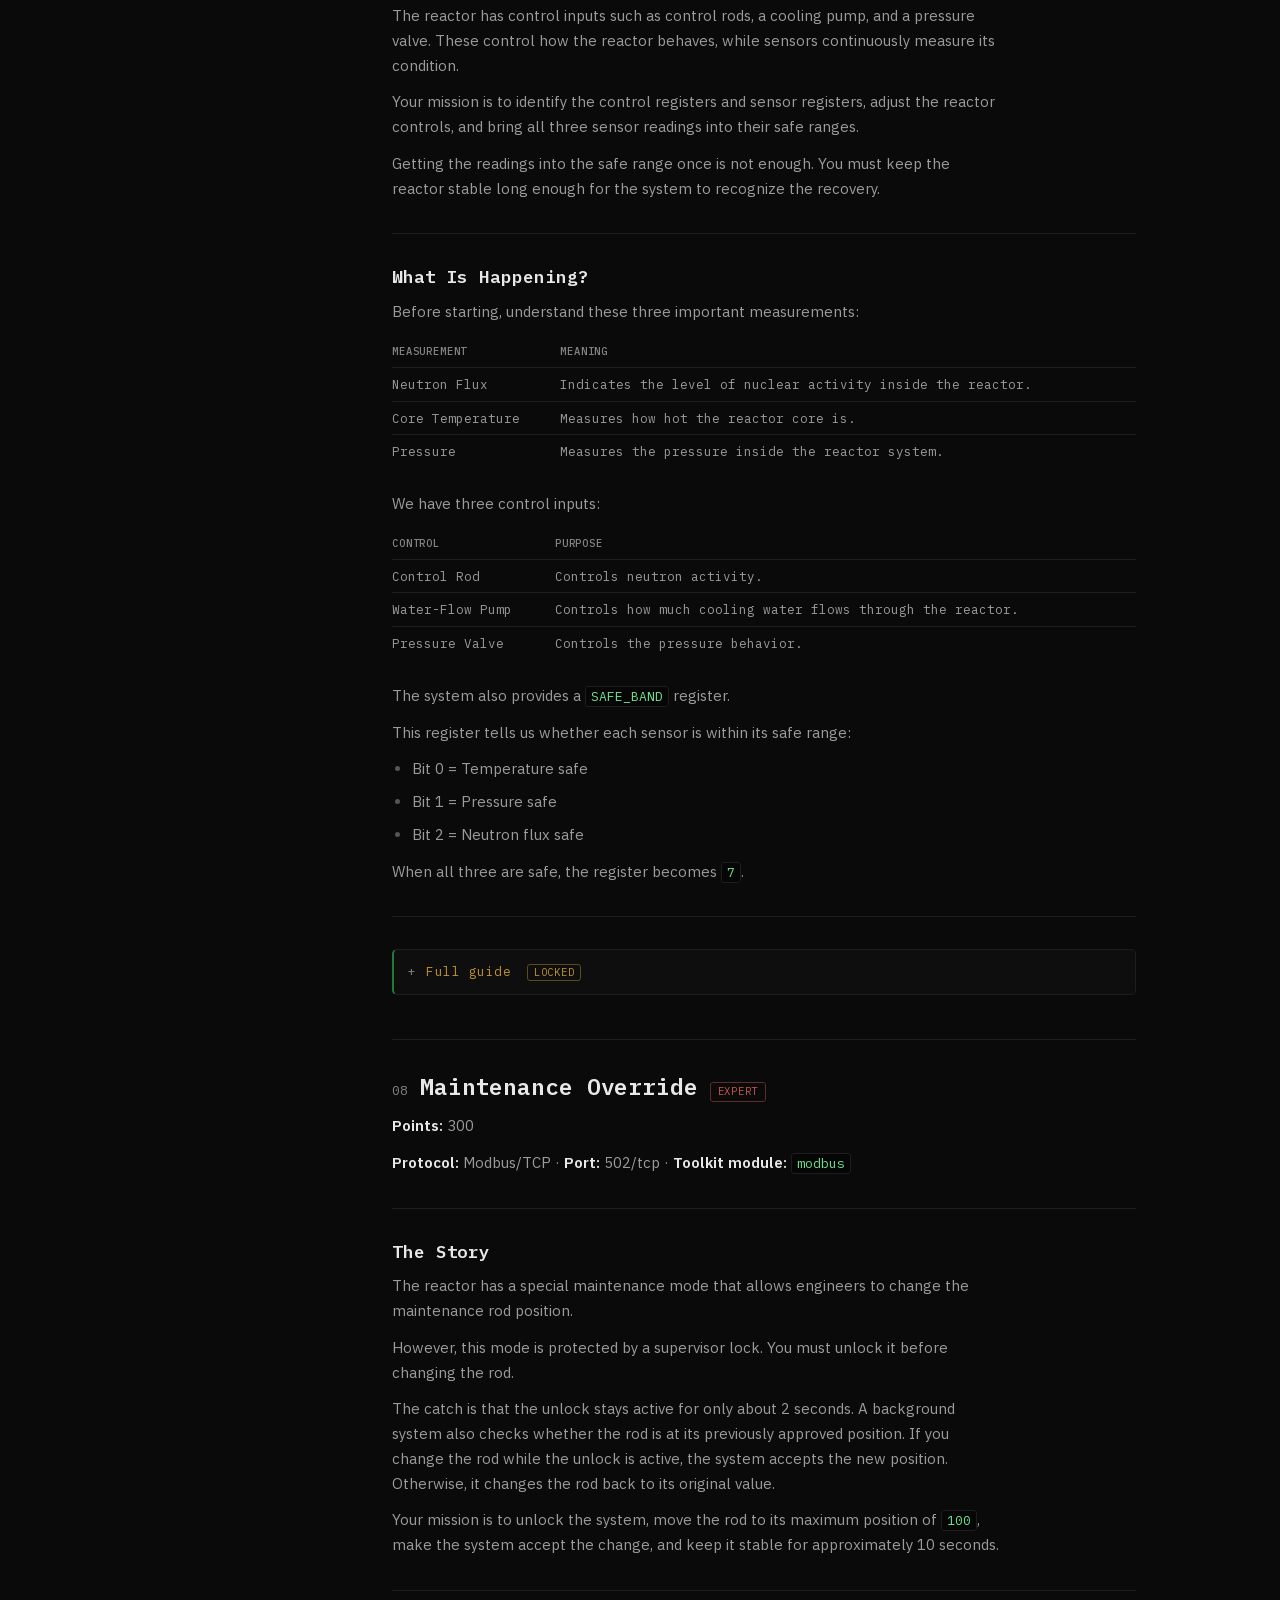
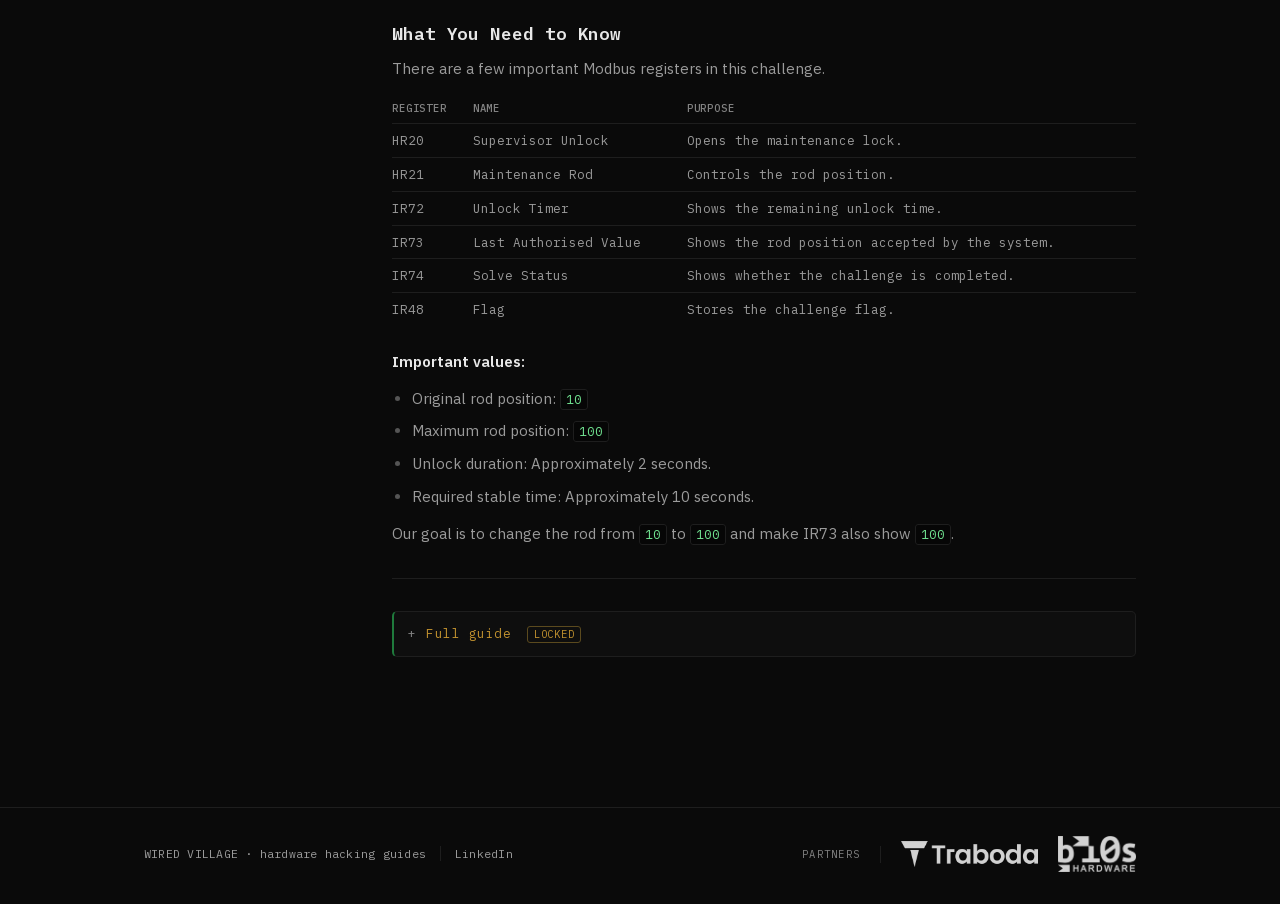
<file: sysrupt-v2/challenges.html>
<!doctype html>
<html lang="en">
<head>
<meta charset="utf-8">
<meta name="viewport" content="width=device-width, initial-scale=1">
<meta name="description" content="Sysrupt V2 challenge guides: eight defensive and offensive OT/ICS challenges on the Vanguard badge.">
<title>Challenges · Sysrupt V2 · Wired Village</title>
<link rel="icon" href="../assets/img/wired-village-logo.png">
<link rel="preload" href="../assets/fonts/plex-sans-var.woff2" as="font" type="font/woff2" crossorigin>
<link rel="preload" href="../assets/fonts/plex-mono-400.woff2" as="font" type="font/woff2" crossorigin>
<link rel="stylesheet" href="../assets/css/site.css">
<link rel="canonical" href="https://thewiredvillage.com/sysrupt-v2/challenges.html">
<meta property="og:type" content="website">
<meta property="og:site_name" content="Wired Village">
<meta property="og:title" content="Challenges · Sysrupt V2 · Wired Village">
<meta property="og:description" content="Sysrupt V2 challenge guides: eight defensive and offensive OT/ICS challenges on the Vanguard badge.">
<meta property="og:url" content="https://thewiredvillage.com/sysrupt-v2/challenges.html">
<meta property="og:image" content="https://thewiredvillage.com/assets/img/wired-village-logo.png">
<meta name="twitter:card" content="summary_large_image">
<meta name="twitter:title" content="Challenges · Sysrupt V2 · Wired Village">
<meta name="twitter:description" content="Sysrupt V2 challenge guides: eight defensive and offensive OT/ICS challenges on the Vanguard badge.">
<meta name="twitter:image" content="https://thewiredvillage.com/assets/img/wired-village-logo.png">
</head>
<body>
<a class="skip-link" href="#main">Skip to content</a>

<header class="topbar">
  <div class="topbar-inner">
    <div class="brand">
      <a href="../index.html" class="brand-link">
        <img src="../assets/img/wired-village-wordmark.webp" alt="Wired Village" width="280" height="81">
      </a>
    </div>
    <nav class="navlinks">
      <a href="../compatriot/index.html">Compatriot</a>
      <a href="index.html" class="active">Sysrupt V2</a>
      <a href="../vanguard-x/index.html">Vanguard X</a>
      <a href="../about.html">About</a>
    </nav>
  </div>
</header>

<main id="main">

<section class="wrap sec-first">
  <p class="crumbs"><a href="../index.html">Wired Village</a><span class="sep">/</span><a href="index.html">Sysrupt V2</a><span class="sep">/</span>Challenges</p>
  <p class="eyebrow">8 challenges &middot; 1800 pts</p>
  <h1>Challenges</h1>
  <p class="lead">Content on this page is reproduced from the SYSRUPT Portable OT Range V2 repository's own challenge guides, unchanged. Start with Initial Access, then work 01&ndash;08.</p>
</section>

<section class="wrap sec-docs">
<div class="docs">

  <nav class="toc">
    <div class="toc-label">On this page</div>
    <ol>
      <li><a href="#initial-access">Initial Access - Hacking into the IT Server (before the OT)</a></li>
      <li><a href="#ch01">01 &middot; Historian SQL Injection <small>250</small></a></li>
      <li><a href="#ch02">02 &middot; Field Device Recovery <small>250</small></a></li>
      <li><a href="#ch03">03 &middot; Trojan Historian <small>150</small></a></li>
      <li><a href="#ch04">04 &middot; Device Takeover <small>100</small></a></li>
      <li><a href="#ch05">05 &middot; OPC Scout <small>150</small></a></li>
      <li><a href="#ch06">06 &middot; Second Blackout <small>300</small></a></li>
      <li><a href="#ch07">07 &middot; Stabilise the Reactor <small>300</small></a></li>
      <li><a href="#ch08">08 &middot; Maintenance Override <small>300</small></a></li>
    </ol>
  </nav>

  <div class="content">

    <div class="entry" id="initial-access">
<h2 class="entry-title">Initial Access - Hacking into the IT Server (before the OT)</h2>
<p>Before starting the OT challenges, we need to gain access to the industrial web portal running on the
target device. This is the IT foothold: get into the corporate/engineering console first, <em>then</em> pivot
to the OT protocols the rest of the challenges live on.</p>
<p>The web server is available at <code>10.0.1.1</code> on TCP port 80. Our first task is to discover a hidden page,
inspect its source code, and find the login credentials.</p>
<p>We can do this using either a web browser or <code>curl</code>.</p>
<hr />
<h2>Step 1: Access the Web Server</h2>
<h3>Method 1 - Web Browser</h3>
<p>Open your browser and visit:</p>
<pre><code class="language-text">http://10.0.1.1
</code></pre>
<h3>Method 2 - Terminal</h3>
<pre><code class="language-bash">curl -i http://10.0.1.1
</code></pre>
<p>This connects to the web server and displays its HTTP response - a plain corporate login gate.</p>
<hr />
<h2>Step 2: Discover robots.txt</h2>
<p>Websites use <code>robots.txt</code> to tell search-engine crawlers which paths they should or should not access.
Sometimes it also reveals interesting paths we can investigate.</p>
<h3>Method 1 - Web Browser</h3>
<p>Visit:</p>
<pre><code class="language-text">http://10.0.1.1/robots.txt
</code></pre>
<h3>Method 2 - Terminal</h3>
<pre><code class="language-bash">curl http://10.0.1.1/robots.txt
</code></pre>
<p>Look through the output. You should discover:</p>
<pre><code class="language-text">User-agent: *
Disallow: /control
Disallow: /hist-config
</code></pre>
<p><code>Disallow</code> is <strong>not</strong> access control - it's a polite request to crawlers, enforced by nothing. Those
paths are just as reachable as any other. <code>/control</code> is the one we want next.</p>
<hr />
<h2>Step 3: Open the Hidden Control Page</h2>
<h3>Method 1 - Web Browser</h3>
<p>Visit:</p>
<pre><code class="language-text">http://10.0.1.1/control
</code></pre>
<p>Once the page loads, press:</p>
<pre><code class="language-text">Ctrl + U
</code></pre>
<p>This opens the page's HTML source code. Search through the source for the username and password - the
rendered page shows an "engineering maintenance notice" with no visible credentials.</p>
<h3>Method 2 - Terminal</h3>
<p>Retrieve the page source directly:</p>
<pre><code class="language-bash">curl -s http://10.0.1.1/control
</code></pre>
<p>Read through the HTML and look for the login credentials.</p>
<hr />
<h2>Step 4: Find the Login Credentials</h2>
<p>The <code>/control</code> page hides the credentials <strong>in an HTML comment</strong> - invisible on the rendered page, but
right there in the source:</p>
<pre><code class="language-html">&lt;!-- maintenance window: shared engineering account still active - eng / Rec0ncile!42 ... --&gt;
</code></pre>
<p>So the credentials are:</p>
<table class="pin-table">
<thead>
<tr>
<th>Field</th>
<th>Value</th>
</tr>
</thead>
<tbody>
<tr>
<td>Username</td>
<td><code>eng</code></td>
</tr>
<tr>
<td>Password</td>
<td><code>Rec0ncile!42</code></td>
</tr>
</tbody>
</table>
<p><strong>Why are we doing this?</strong> A webpage contains more than what we see on screen. Its HTML source can hold
comments, hidden elements, and other information not visible in the normal browser view. Here,
inspecting the source reveals the credentials needed to access the portal.</p>
<hr />
<h2>Step 5: Log In to the Portal</h2>
<h3>Method 1 - Web Browser</h3>
<ol>
<li>Go to the console root <code>http://10.0.1.1/</code>.</li>
<li>Enter the username <code>eng</code>.</li>
<li>Enter the password <code>Rec0ncile!42</code>.</li>
<li>Click <strong>Sign In</strong> - you land on the operator HMI (<code>/hmi</code>).</li>
</ol>
<h3>Method 2 - Terminal using curl</h3>
<p>The login form posts to <code>/login</code> with the fields <code>user</code> and <code>pass</code>. The <code>!</code> in the password must be
URL-encoded as <code>%21</code> in the form body.</p>
<pre><code class="language-bash"># authenticate and save the session cookie
curl -i -c cookies.txt -X POST 'http://10.0.1.1/login' \
  -d 'user=eng&amp;pass=Rec0ncile!42'

# use the session cookie to reach the protected operator HMI
curl -i -b cookies.txt http://10.0.1.1/hmi
</code></pre>
<p>The <code>cookies.txt</code> file stores the authenticated session, which you then present on protected pages.</p>
<hr />
<h2>What We Learned</h2>
<ul>
<li><code>robots.txt</code> can reveal interesting website paths.</li>
<li><code>/control</code> is discovered through <code>robots.txt</code>.</li>
<li><code>Ctrl + U</code> opens the HTML source of a webpage.</li>
<li>HTML source inspection can reveal information hidden from the normal page view (here, credentials in a
  comment).</li>
<li><code>curl</code> lets us perform the same investigation directly from the terminal.</li>
<li>Cookies maintain an authenticated web session.</li>
</ul>
<p><strong>Objective:</strong> Discover <code>/control</code>, inspect its source, recover the login credentials (<code>eng</code> /
<code>Rec0ncile!42</code>), and access the industrial web portal - your IT foothold before the OT challenges.</p>
</div>

    <div class="entry" id="ch01">
<div class="entry-head"><span class="entry-num">01</span><h2 style="margin:0;">Historian SQL Injection</h2><span class="diff-tag hard">Hard</span></div>
<p><b>Points:</b> 250</p>
<p><strong>Protocol:</strong> HTTP<br />
<strong>Target:</strong> HIST-04 Process Historian<br />
<strong>IP Address:</strong> <code>10.0.1.1</code><br />
<strong>Port:</strong> <code>9000/tcp</code></p>
<hr />
<h2>The Story</h2>
<p>HIST-04 is a Process Historian. Think of it as a computer that remembers what happens inside an industrial plant.</p>
<p>It stores information such as:</p>
<ul>
<li>Tank water levels.</li>
<li>Chlorine concentration.</li>
<li>Water temperature.</li>
<li>Pressure and flow rate.</li>
<li>Other important plant readings.</li>
</ul>
<p>The historian has a webpage called <strong>Data Browser</strong>. This page allows users to search through recorded process information.</p>
<p>But there is a problem!</p>
<p>The search box does not properly check what users type. Instead of treating the input as normal text, the database may treat it as part of an SQL command.</p>
<p>This weakness is called <strong>SQL Injection</strong>.</p>
<p>Your job is to discover the historian webpage, find the login credentials, access the Data Browser, exploit the SQL Injection vulnerability, and retrieve the hidden flag.</p>
<hr />
<details class="reveal guide"><summary>Full guide</summary><div class="reveal-body">
<h2>Part 1 - Discover the Historian Webpage</h2>
<h2>Step 1 - Find the First Clue Using robots.txt</h2>
<p>We know that the target device is running a web server at:</p>
<pre><code class="language-text">http://10.0.1.1
</code></pre>
<p>But we don't know where the Process Historian webpage is located.</p>
<p>Let's investigate the website.</p>
<h3>What is robots.txt?</h3>
<p>Websites commonly have a file called <code>robots.txt</code>.</p>
<p>It provides instructions to search engine crawlers about which parts of a website they should or should not access.</p>
<p>Sometimes, this file also reveals interesting website paths that are not directly linked on the homepage.</p>
<h3>Open this address</h3>
<pre><code class="language-text">http://10.0.1.1/robots.txt
</code></pre>
<h3>What should you do?</h3>
<ol>
<li>Open your web browser.</li>
<li>Enter the address above.</li>
<li>Read the contents of the file.</li>
<li>Look for any interesting paths related to the historian.</li>
</ol>
<details class="reveal guide">
<summary>Show result and explanation</summary>
<h3>Result</h3>
<p>The <code>robots.txt</code> file contains a clue pointing towards:</p>
<pre><code class="language-text">/hist-config
</code></pre>
<h3>What does this tell us?</h3>
<p>We have discovered another webpage on the target server.</p>
<p>The next step is to investigate this path.</p>
<p><strong>Remember:</strong> <code>robots.txt</code> is not a security mechanism. It does not prevent users from opening the paths listed inside it.</p>
</details>
<hr />
<h2>Step 2 - Investigate the Historian Configuration Page</h2>
<p>We discovered <code>/hist-config</code> in the previous step.</p>
<p>Now let's open it.</p>
<h3>Open this address</h3>
<pre><code class="language-text">http://10.0.1.1/hist-config
</code></pre>
<h3>What should you do?</h3>
<ol>
<li>Open the address in your browser.</li>
<li>Read the information displayed on the page.</li>
<li>Look for clues about the Process Historian.</li>
<li>Find the next webpage address and the login credentials.</li>
</ol>
<details class="reveal guide">
<summary>Show result and explanation</summary>
<h3>Result</h3>
<p>The configuration page provides information that leads us to the Process Historian login page.</p>
<p>It also contains the username and password required to access the application.</p>
<p>Use the credentials displayed on your challenge instance.</p>
<h3>What does this tell us?</h3>
<p>We have discovered:</p>
<ul>
<li>Where the historian application is located.</li>
<li>The credentials needed to access it.</li>
</ul>
<p>We can now move to the login page.</p>
</details>
<hr />
<h2>Step 3 - Open the Historian Login Page</h2>
<p>Now that we have discovered the webpage and login credentials, let's access the application.</p>
<h3>Open this address</h3>
<pre><code class="language-text">http://10.0.1.1/hist
</code></pre>
<h3>What should you do?</h3>
<ol>
<li>Open the address in your browser.</li>
<li>You should see the HIST-04 login page.</li>
<li>Enter the username discovered in Step 2.</li>
<li>Enter the password discovered in Step 2.</li>
<li>Log in to the application.</li>
</ol>
<p>After logging in, look for a tab called:</p>
<pre><code class="language-text">Data Browser
</code></pre>
<h3>What is the Data Browser?</h3>
<p>The Data Browser is a page that allows users to search through the historian's stored process data.</p>
<p>It contains a filter field called:</p>
<pre><code class="language-text">source
</code></pre>
<p>Normally, this field is used to search for records based on their source name.</p>
<p>For example, you might enter:</p>
<pre><code class="language-text">WaterTank
</code></pre>
<p>The application then searches for records related to that source.</p>
<p>This is the field we are going to investigate for SQL Injection.</p>
<details class="reveal guide">
<summary>Show result and explanation</summary>
<h3>Result</h3>
<p>You should now be inside the Process Historian application, with access to the Data Browser.</p>
<h3>What does this tell us?</h3>
<p>We have successfully discovered and accessed the historian.</p>
<p>We can now begin testing its search field for SQL Injection.</p>
</details>
<hr />
<h2>Part 2 - Exploit the SQL Injection Vulnerability</h2>
<h2>What Is SQL Injection?</h2>
<p>Before continuing, let's understand what SQL Injection means.</p>
<p>Imagine a website has a search box.</p>
<p>Normally, you type:</p>
<pre><code class="language-text">WaterTank
</code></pre>
<p>The website searches the database for records related to <code>WaterTank</code>.</p>
<p>But what if you type something that looks like a database command?</p>
<p>The website might accidentally execute it instead of treating it as normal text.</p>
<p>That is SQL Injection.</p>
<p>In this challenge, we will use SQL Injection to:</p>
<ol>
<li>Check whether the search box is vulnerable.</li>
<li>Find how many columns the database query returns.</li>
<li>Discover the database tables.</li>
<li>Discover the columns inside the hidden table.</li>
<li>Retrieve the hidden flag.</li>
</ol>
<hr />
<h2>Step 4 - Check Whether the Search Box Is Vulnerable</h2>
<p>Before extracting anything, we need to confirm that SQL Injection actually works.</p>
<h3>Query</h3>
<p>Enter this into the <code>source</code> field:</p>
<pre><code class="language-sql">' OR '1'='1
</code></pre>
<h3>What does this query do?</h3>
<p>Let's break it into small parts:</p>
<ul>
<li><code>'</code> - Closes the text value that the application may have started.</li>
<li><code>OR</code> - Tells the database that either condition can be true.</li>
<li><code>'1'='1</code> - Compares 1 with 1. This condition is always TRUE.</li>
</ul>
<p>In simple words, we are telling the database:</p>
<p><strong>"Show me the records if the source matches my search OR if 1 equals 1."</strong></p>
<p>Since <code>1=1</code> is always true, the database may return many more records than a normal search.</p>
<h3>What should you look for?</h3>
<p>Compare the results with a normal search term.</p>
<p>If the number of records changes significantly, or records appear that do not match your search, the input may be injectable.</p>
<details class="reveal guide">
<summary>Show result and explanation</summary>
<h3>Expected observation</h3>
<p>The query should cause the application to return a different set of records from a normal source search.</p>
<h3>What does this tell us?</h3>
<p>It suggests that the application is putting our input directly into its SQL query instead of safely treating it as text.</p>
<p>This means we may be able to control parts of the database query.</p>
<p><strong>SQL Injection confirmed - continue to the next step.</strong></p>
</details>
<hr />
<h2>Step 5 - Find the Number of Columns</h2>
<p>Now that we have confirmed the injection point, we need to understand the structure of the original database query.</p>
<h3>What is a column?</h3>
<p>Think of a database table like an Excel spreadsheet.</p>
<ul>
<li>A row is one complete record.</li>
<li>A column is one type of information.</li>
</ul>
<p>For example:</p>
<table class="pin-table">
<thead>
<tr>
<th>ID</th>
<th>SOURCE</th>
<th>TEMPERATURE</th>
</tr>
</thead>
<tbody>
<tr>
<td>1</td>
<td>Tank-A</td>
<td>28</td>
</tr>
<tr>
<td>2</td>
<td>Tank-B</td>
<td>30</td>
</tr>
</tbody>
</table>
<p>Here, the table has three columns.</p>
<h3>Why do we need the column count?</h3>
<p>We are going to use something called <code>UNION SELECT</code>.</p>
<p><code>UNION SELECT</code> combines the results of two database queries.</p>
<p>But there is one important rule:</p>
<p><strong>Both queries must return the same number of columns.</strong></p>
<p>For example, if the original query returns 10 columns, our injected query must also return 10 columns.</p>
<h3>Query</h3>
<p>Enter:</p>
<pre><code class="language-sql">' UNION SELECT NULL, NULL, NULL, NULL, NULL, NULL, NULL, NULL, NULL, NULL--
</code></pre>
<h3>What does this query do?</h3>
<p>Let's break it down:</p>
<ul>
<li><code>'</code> - Closes the original text value.</li>
<li><code>UNION SELECT</code> - Tries to combine our query with the original query.</li>
<li><code>NULL</code> - Represents an empty value. We use it as a placeholder because we do not know the column types yet.</li>
<li>Ten <code>NULL</code> values - Our attempt to match the original query's ten columns.</li>
<li><code>--</code> - Tells SQLite to ignore the remaining part of the original SQL statement.</li>
</ul>
<p>If the query works without a column-count error, we have found the correct number of columns.</p>
<p>If it gives an error, adjust the number of <code>NULL</code> values until the query works.</p>
<details class="reveal guide">
<summary>Show result and explanation</summary>
<h3>Expected observation</h3>
<p>When the number of columns matches the original query, the UNION query should execute without a column-count mismatch error.</p>
<h3>What does this tell us?</h3>
<p>We have identified the number of columns required by the original query.</p>
<p>We can now use those column positions to retrieve information from other database tables.</p>
</details>
<hr />
<h2>Step 6 - Discover the Database Tables</h2>
<p>Now we know how many columns the original query returns.</p>
<p>The next question is:</p>
<p><strong>What tables exist inside the database?</strong></p>
<p>Remember, a database can contain many tables, just like an Excel workbook can contain multiple sheets.</p>
<p>The backend in this challenge uses SQLite.</p>
<p>SQLite has a special table called <code>sqlite_master</code>.</p>
<p>This table stores information about the database structure, including table names and their creation statements.</p>
<h3>Query</h3>
<p>Enter:</p>
<pre><code class="language-sql">' UNION SELECT name, NULL, NULL, NULL, NULL, NULL, NULL, NULL, NULL, NULL FROM sqlite_master WHERE type='table'--
</code></pre>
<h3>What does this query do?</h3>
<p>Let's break it down:</p>
<ul>
<li><code>'</code> - Closes the original text value.</li>
<li><code>UNION SELECT</code> - Combines our results with the original query.</li>
<li><code>name</code> - Asks SQLite to show the names of database objects.</li>
<li><code>NULL</code> - Fills the remaining columns because our original query expects ten columns.</li>
<li><code>FROM sqlite_master</code> - Reads information from SQLite's database structure table.</li>
<li><code>WHERE type='table'</code> - Shows only objects that are tables.</li>
<li><code>--</code> - Ignores the remaining part of the original query.</li>
</ul>
<p>In simple words:</p>
<p><strong>"Go through the database's list of tables and show me their names."</strong></p>
<details class="reveal guide">
<summary>Show result and explanation</summary>
<h3>Expected observation</h3>
<p>The result should contain the names of tables stored in the database.</p>
<p>Look carefully for a table named:</p>
<pre><code class="language-text">flags
</code></pre>
<h3>What does this tell us?</h3>
<p>The <code>flags</code> table looks interesting because it does not belong to the normal process-history data we expected.</p>
<p>It may contain the hidden challenge flag.</p>
<p>We now need to discover what information is stored inside this table.</p>
</details>
<hr />
<h2>Step 7 - Discover the Columns Inside the Flags Table</h2>
<p>We found a table called <code>flags</code>.</p>
<p>But we do not yet know what information it contains.</p>
<p>For example, it might have columns such as:</p>
<table class="pin-table">
<thead>
<tr>
<th>id</th>
<th>flag</th>
<th>description</th>
</tr>
</thead>
<tbody>
<tr>
<td>1</td>
<td>hidden-value</td>
<td>challenge flag</td>
</tr>
</tbody>
</table>
<p>We need to confirm the actual column names.</p>
<h3>Query</h3>
<p>Enter:</p>
<pre><code class="language-sql">' UNION SELECT sql, NULL, NULL, NULL, NULL, NULL, NULL, NULL, NULL, NULL FROM sqlite_master WHERE type='table' AND name='flags'--
</code></pre>
<h3>What does this query do?</h3>
<p>Let's understand it:</p>
<ul>
<li><code>sql</code> - Requests the SQL statement used to create the table.</li>
<li><code>FROM sqlite_master</code> - Reads the database structure information.</li>
<li><code>WHERE type='table'</code> - Searches only for tables.</li>
<li><code>AND name='flags'</code> - Selects only the table named <code>flags</code>.</li>
<li><code>NULL</code> - Fills the remaining columns.</li>
<li><code>--</code> - Ignores the rest of the original query.</li>
</ul>
<p>Remember that <code>sqlite_master</code> stores the original <code>CREATE TABLE</code> statement.</p>
<p>For example, a table might have been created using:</p>
<pre><code class="language-sql">CREATE TABLE flags (
    id INTEGER,
    flag TEXT,
    description TEXT
);
</code></pre>
<p>This tells us that the table has three columns:</p>
<ul>
<li><code>id</code></li>
<li><code>flag</code></li>
<li><code>description</code></li>
</ul>
<p>Our actual database may have a different definition, so read the result carefully.</p>
<details class="reveal guide">
<summary>Show result and explanation</summary>
<h3>Expected observation</h3>
<p>The result should show the <code>CREATE TABLE</code> statement for the <code>flags</code> table.</p>
<p>For example:</p>
<pre><code class="language-sql">CREATE TABLE flags (
    id INTEGER,
    flag TEXT,
    description TEXT
)
</code></pre>
<h3>What does this tell us?</h3>
<p>We now know the column names and their order.</p>
<p>For this example:</p>
<ol>
<li><code>id</code> stores the record ID.</li>
<li><code>flag</code> stores the hidden flag.</li>
<li><code>description</code> stores a description.</li>
</ol>
<p>We can now use these column names to retrieve the actual data.</p>
</details>
<hr />
<h2>Step 8 - Retrieve the Hidden Flag</h2>
<p>We have completed the important discovery steps:</p>
<ul>
<li>We found an injectable search field.</li>
<li>We identified the required column count.</li>
<li>We discovered the database tables.</li>
<li>We found the <code>flags</code> table.</li>
<li>We identified its columns.</li>
</ul>
<p>Now we can retrieve the contents of the table.</p>
<h3>Query</h3>
<p>Enter:</p>
<pre><code class="language-sql">' UNION SELECT id, flag, description, NULL, NULL, NULL, NULL, NULL, NULL, NULL FROM flags--
</code></pre>
<h3>What does this query do?</h3>
<p>Let's break it down:</p>
<ul>
<li><code>'</code> - Closes the original text value.</li>
<li><code>UNION SELECT</code> - Combines our results with the original query.</li>
<li><code>id</code> - Retrieves the record ID.</li>
<li><code>flag</code> - Retrieves the hidden flag.</li>
<li><code>description</code> - Retrieves the description.</li>
<li><code>NULL</code> - Fills the remaining seven columns.</li>
<li><code>FROM flags</code> - Reads the information from the <code>flags</code> table.</li>
<li><code>--</code> - Ignores the remaining part of the original query.</li>
</ul>
<p>In simple words:</p>
<p><strong>"Open the flags table and show me the ID, flag, and description."</strong></p>
<details class="reveal guide">
<summary>Show result and explanation</summary>
<h3>Expected result</h3>
<p>The Data Browser should display records from the <code>flags</code> table.</p>
<p>Look for the value in the <code>flag</code> column.</p>
<p>That value is the challenge flag.</p>
<h3>What does this tell us?</h3>
<p>We successfully used SQL Injection to access information from a table that was not intended to be available through the normal Data Browser search.</p>
<p><strong>Challenge completed!</strong></p>
</details>
<hr />
<h2>What You Learned</h2>
<p>By completing this challenge, you learned:</p>
<ol>
<li><strong>robots.txt discovery:</strong> How to investigate a web server and find paths that are not directly linked on its homepage.</li>
<li><strong>Web enumeration:</strong> How to follow clues from one webpage to another.</li>
<li><strong>SQL Injection:</strong> How unsafe input handling can allow users to change a database query.</li>
<li><strong>Testing an injection point:</strong> How a simple condition such as <code>'1'='1</code> can help identify a vulnerable search field.</li>
<li><strong>UNION SELECT:</strong> How to combine results from different database queries.</li>
<li><strong>Column counting:</strong> Why both sides of a UNION query need the same number of columns.</li>
<li><strong>SQLite enumeration:</strong> How <code>sqlite_master</code> can reveal database tables and their definitions.</li>
<li><strong>Data extraction:</strong> How knowing a table's structure helps retrieve its contents.</li>
</ol>
<h2>Main Lesson</h2>
<p>A search box should only accept search values. It should never allow users to change the SQL commands executed by the application.</p>
<p>The main security problem in this challenge is <strong>unsanitized user input</strong>.</p>
<p>A safer application uses parameterized SQL queries. These keep user input separate from SQL commands, preventing input from being interpreted as executable SQL.</p>
<p>Also, <code>robots.txt</code> should never be used to protect sensitive webpages. Login credentials and configuration information must be properly protected.</p>
<p>In a real industrial environment, a process historian may contain sensitive information about plant operations. Protecting its database is important because attackers could use exposed information to understand the plant and plan further attacks.</p>
</div></details>
</div>

    <div class="entry" id="ch02">
<div class="entry-head"><span class="entry-num">02</span><h2 style="margin:0;">Field Device Recovery</h2><span class="diff-tag hard">Hard</span></div>
<p><b>Points:</b> 250</p>
<p><strong>Protocol:</strong> SNMP (v2c)<br />
<strong>Target:</strong> RTU-07<br />
<strong>IP Address:</strong> <code>10.0.1.1</code><br />
<strong>Port:</strong> <code>161/UDP</code><br />
<strong>Toolkit module:</strong> None - use standard Net-SNMP tools.</p>
<hr />
<h2>The Story</h2>
<p>RTU-07 is a Remote Terminal Unit (RTU) used in an industrial environment.</p>
<p>Think of an RTU as a small computer that communicates with industrial equipment and collects information from the plant.</p>
<p>After an incident, RTU-07 starts behaving incorrectly. Its firmware image appears to be corrupted.</p>
<p>The device reports:</p>
<pre><code class="language-text">[IMAGE CORRUPT - recovery required]
</code></pre>
<p>Luckily, the device has its own recovery system that can be controlled using SNMP.</p>
<p>However, there is a problem: we don't know the password required to perform the recovery operation.</p>
<p>The device has stored this password inside one of its SNMP information fields.</p>
<p>Your job is to:</p>
<ol>
<li>Check whether the device is unhealthy.</li>
<li>Find the SNMP write community.</li>
<li>Enter recovery mode.</li>
<li>Restore the last-known-good firmware image.</li>
<li>Return the device to normal mode.</li>
<li>Verify that the device is healthy.</li>
<li>Retrieve the recovery flag.</li>
</ol>
<hr />
<h2>About the Protocol - SNMP</h2>
<p>SNMP stands for <strong>Simple Network Management Protocol</strong>.</p>
<p>It is used to monitor and manage network devices.</p>
<p>For example, administrators can use SNMP to:</p>
<ul>
<li>Check whether a device is running.</li>
<li>Read device information.</li>
<li>Monitor network interfaces.</li>
<li>Check system health.</li>
<li>Change certain device settings.</li>
</ul>
<p>SNMP uses information fields called <strong>OIDs</strong>.</p>
<h3>What is an OID?</h3>
<p>OID stands for Object Identifier.</p>
<p>Think of an OID as an address that points to a particular piece of information inside a device.</p>
<p>For example:</p>
<pre><code class="language-text">1.3.6.1.2.1.1.1.0
</code></pre>
<p>This OID points to <code>sysDescr</code>, which contains the device description.</p>
<h3>Two important SNMP commands</h3>
<p>We will mainly use two commands.</p>
<p><strong>1. snmpget</strong></p>
<p>Used to read information from a device.</p>
<p>Example:</p>
<pre><code class="language-bash">snmpget -v2c -c public 10.0.1.1 1.3.6.1.2.1.1.1.0
</code></pre>
<p><strong>2. snmpset</strong></p>
<p>Used to change information on a device.</p>
<p>Example:</p>
<pre><code class="language-bash">snmpset -v2c -c COMMUNITY 10.0.1.1 OID i VALUE
</code></pre>
<h3>Understanding the command options</h3>
<table class="pin-table">
<thead>
<tr>
<th>Option</th>
<th>Meaning</th>
</tr>
</thead>
<tbody>
<tr>
<td><code>-v2c</code></td>
<td>Uses SNMP version 2c.</td>
</tr>
<tr>
<td><code>-c public</code></td>
<td>Specifies the SNMP community string.</td>
</tr>
<tr>
<td><code>10.0.1.1</code></td>
<td>IP address of the target device.</td>
</tr>
<tr>
<td><code>OID</code></td>
<td>Identifies the information we want to read or change.</td>
</tr>
<tr>
<td><code>i</code></td>
<td>Tells SNMP that the value being written is an integer.</td>
</tr>
</tbody>
</table>
<h3>What is a community string?</h3>
<p>A community string works like a password for SNMP access.</p>
<p>In this challenge, we have two community strings:</p>
<ul>
<li><code>public</code> - Allows us to read information.</li>
<li><code>r3c0v3ry-07</code> - Allows us to perform recovery operations.</li>
</ul>
<hr />
<h2>Understanding the Recovery OIDs</h2>
<p>The device provides a special recovery section in its SNMP database.</p>
<p>Its base OID is:</p>
<pre><code class="language-text">1.3.6.1.4.1.42424
</code></pre>
<p>Here are the important OIDs:</p>
<table class="pin-table">
<thead>
<tr>
<th>OID</th>
<th>Name</th>
<th>Meaning</th>
</tr>
</thead>
<tbody>
<tr>
<td><code>.1.0</code></td>
<td><code>fwRecoveryMode</code></td>
<td>Controls recovery mode. <code>1</code> = recovery mode, <code>0</code> = normal mode.</td>
</tr>
<tr>
<td><code>.2.0</code></td>
<td><code>fwRunningImage</code></td>
<td>Shows the firmware image currently running.</td>
</tr>
<tr>
<td><code>.3.0</code></td>
<td><code>fwLastGoodImage</code></td>
<td>Shows the last-known-good firmware image.</td>
</tr>
<tr>
<td><code>.4.0</code></td>
<td><code>fwRestoreImage</code></td>
<td>Used to select the firmware image to restore.</td>
</tr>
<tr>
<td><code>.5.0</code></td>
<td><code>deviceHealth</code></td>
<td><code>1</code> = healthy, <code>0</code> = unhealthy.</td>
</tr>
<tr>
<td><code>.9.0</code></td>
<td><code>recoveryFlag</code></td>
<td>Contains the recovery flag after successful recovery.</td>
</tr>
</tbody>
</table>
<p><strong>Important:</strong> The firmware image values are integers, not strings. Therefore, we must use <code>i</code> when writing the image number.</p>
<hr />
<details class="reveal guide"><summary>Full guide</summary><div class="reveal-body">
<h2>Step 1 - Check Whether the RTU Is Unhealthy</h2>
<p>Before changing anything, we need to understand the current condition of the device.</p>
<p>We will use <code>snmpget</code> to read four values:</p>
<ol>
<li>Device description.</li>
<li>Device health.</li>
<li>Currently running firmware image.</li>
<li>Last-known-good firmware image.</li>
</ol>
<h3>Commands</h3>
<p>Run these commands in your terminal:</p>
<pre><code class="language-bash">snmpget -v2c -c public 10.0.1.1 1.3.6.1.2.1.1.1.0

snmpget -v2c -c public 10.0.1.1 1.3.6.1.4.1.42424.5.0

snmpget -v2c -c public 10.0.1.1 1.3.6.1.4.1.42424.2.0

snmpget -v2c -c public 10.0.1.1 1.3.6.1.4.1.42424.3.0
</code></pre>
<h3>What do these commands do?</h3>
<p><strong>Command 1 - Read the device description</strong></p>
<pre><code class="language-bash">snmpget -v2c -c public 10.0.1.1 1.3.6.1.2.1.1.1.0
</code></pre>
<ul>
<li><code>snmpget</code> asks the device for information.</li>
<li><code>-v2c</code> selects SNMP version 2c.</li>
<li><code>-c public</code> uses the read community.</li>
<li><code>10.0.1.1</code> is the RTU's IP address.</li>
<li><code>1.3.6.1.2.1.1.1.0</code> points to <code>sysDescr</code>.</li>
</ul>
<p>This tells us what firmware or system description the device is reporting.</p>
<p><strong>Command 2 - Check device health</strong></p>
<pre><code class="language-bash">snmpget -v2c -c public 10.0.1.1 1.3.6.1.4.1.42424.5.0
</code></pre>
<p>This reads <code>deviceHealth</code>.</p>
<ul>
<li><code>0</code> means unhealthy.</li>
<li><code>1</code> means healthy.</li>
</ul>
<p><strong>Command 3 - Check the running firmware</strong></p>
<pre><code class="language-bash">snmpget -v2c -c public 10.0.1.1 1.3.6.1.4.1.42424.2.0
</code></pre>
<p>This reads <code>fwRunningImage</code>.</p>
<p>It tells us which firmware image the device is currently using.</p>
<p><strong>Command 4 - Check the last-good firmware</strong></p>
<pre><code class="language-bash">snmpget -v2c -c public 10.0.1.1 1.3.6.1.4.1.42424.3.0
</code></pre>
<p>This reads <code>fwLastGoodImage</code>.</p>
<p>It tells us which firmware image the device considers safe and working.</p>
<details class="reveal guide">
<summary>Show result and explanation</summary>
<h3>Actual Result</h3>
<pre><code class="language-text">iso.3.6.1.2.1.1.1.0 = STRING: &quot;Sysrupt RTU-07 firmware img=9001 [IMAGE CORRUPT - recovery required]&quot;
iso.3.6.1.4.1.42424.5.0 = INTEGER: 0
iso.3.6.1.4.1.42424.2.0 = INTEGER: 9001
iso.3.6.1.4.1.42424.3.0 = INTEGER: 341
</code></pre>
<h3>Understanding the result</h3>
<p>Let's understand what we found.</p>
<p><strong>1. Device description</strong></p>
<pre><code class="language-text">Sysrupt RTU-07 firmware img=9001 [IMAGE CORRUPT - recovery required]
</code></pre>
<p>The device itself tells us that its current firmware image is corrupted.</p>
<p><strong>2. Device health</strong></p>
<pre><code class="language-text">INTEGER: 0
</code></pre>
<p>The value is <code>0</code>, which means the device is unhealthy.</p>
<p><strong>3. Running image</strong></p>
<pre><code class="language-text">INTEGER: 9001
</code></pre>
<p>The device is currently running firmware image <code>9001</code>.</p>
<p><strong>4. Last-good image</strong></p>
<pre><code class="language-text">INTEGER: 341
</code></pre>
<p>The device remembers that firmware image <code>341</code> was its last-known-good image.</p>
<h3>What does this tell us?</h3>
<p>We have found the problem:</p>
<table class="pin-table">
<thead>
<tr>
<th>Information</th>
<th>Value</th>
</tr>
</thead>
<tbody>
<tr>
<td>Current firmware</td>
<td><code>9001</code></td>
</tr>
<tr>
<td>Last-good firmware</td>
<td><code>341</code></td>
</tr>
<tr>
<td>Device health</td>
<td><code>0</code> - Unhealthy</td>
</tr>
</tbody>
</table>
<p>Our goal is to restore image <code>341</code>.</p>
<p><strong>Important:</strong> Do not try to write directly to <code>fwRunningImage</code>. It is read-only. We must use the recovery procedure.</p>
</details>
<hr />
<h2>Step 2 - Find the SNMP Write Community</h2>
<p>We can read information using the <code>public</code> community, but we need a different community string to change the device's settings.</p>
<p>Where can we find it?</p>
<p>The challenge tells us that the write community is stored inside <code>sysContact</code>.</p>
<h3>What is sysContact?</h3>
<p><code>sysContact</code> is a standard SNMP field that normally stores contact information about the person or team responsible for managing a device.</p>
<p>For example, it might contain:</p>
<pre><code class="language-text">Network Administrator
</code></pre>
<p>But in this challenge, the device has also stored its SNMP write community string there.</p>
<h3>Command</h3>
<pre><code class="language-bash">snmpget -v2c -c public 10.0.1.1 1.3.6.1.2.1.1.4.0
</code></pre>
<h3>What does this command do?</h3>
<ul>
<li><code>snmpget</code> reads information from the device.</li>
<li><code>-v2c</code> selects SNMP version 2c.</li>
<li><code>-c public</code> uses the read community.</li>
<li><code>10.0.1.1</code> is the target RTU.</li>
<li><code>1.3.6.1.2.1.1.4.0</code> points to <code>sysContact</code>.</li>
</ul>
<p>In simple words:</p>
<p><strong>"Read the contact information stored inside the RTU."</strong></p>
<details class="reveal guide">
<summary>Show result and explanation</summary>
<h3>Actual Result</h3>
<pre><code class="language-text">iso.3.6.1.2.1.1.4.0 = STRING: &quot;OT maintenance &lt;noc@sysrupt.local&gt;; SNMP write community: r3c0v3ry-07&quot;
</code></pre>
<h3>Understanding the result</h3>
<p>The output contains two pieces of information:</p>
<ul>
<li>Contact: <code>OT maintenance &lt;noc@sysrupt.local&gt;</code></li>
<li>SNMP write community: <code>r3c0v3ry-07</code></li>
</ul>
<p>We have now discovered the community string required to perform SNMP SET operations.</p>
<p>Our write community is:</p>
<pre><code class="language-text">r3c0v3ry-07
</code></pre>
<p><strong>Keep this value. We will use it in the next steps.</strong></p>
</details>
<hr />
<h2>Step 3 - Enter Recovery Mode</h2>
<p>Now that we have the write community, we can start the recovery process.</p>
<p>But before restoring the firmware, we must put the device into recovery mode.</p>
<h3>What is recovery mode?</h3>
<p>Think of recovery mode as a special maintenance mode.</p>
<p>The device temporarily leaves its normal operating mode so that recovery operations can be performed.</p>
<p>According to the challenge:</p>
<ul>
<li><code>0</code> = Normal run mode.</li>
<li><code>1</code> = Recovery mode.</li>
</ul>
<p>We need to change <code>fwRecoveryMode</code> from <code>0</code> to <code>1</code>.</p>
<h3>Command</h3>
<pre><code class="language-bash">snmpset -v2c -c r3c0v3ry-07 10.0.1.1 1.3.6.1.4.1.42424.1.0 i 1
</code></pre>
<h3>What does this command do?</h3>
<p>Let's break it down:</p>
<ul>
<li><code>snmpset</code> - Changes a value on the device.</li>
<li><code>-v2c</code> - Uses SNMP version 2c.</li>
<li><code>-c r3c0v3ry-07</code> - Uses the write community we discovered in Step 2.</li>
<li><code>10.0.1.1</code> - Target RTU.</li>
<li><code>1.3.6.1.4.1.42424.1.0</code> - Points to <code>fwRecoveryMode</code>.</li>
<li><code>i</code> - Tells SNMP that we are writing an integer.</li>
<li><code>1</code> - Sets recovery mode to ON.</li>
</ul>
<p>In simple words:</p>
<p><strong>"Tell the RTU to enter recovery mode."</strong></p>
<details class="reveal guide">
<summary>Show result and explanation</summary>
<h3>Actual Result</h3>
<pre><code class="language-text">iso.3.6.1.4.1.42424.1.0 = INTEGER: 1
</code></pre>
<h3>Understanding the result</h3>
<p>The device returned:</p>
<pre><code class="language-text">INTEGER: 1
</code></pre>
<p>This means the value was successfully changed to <code>1</code>.</p>
<p>The RTU is now in recovery mode.</p>
<p><strong>We can now restore the firmware image.</strong></p>
</details>
<hr />
<h2>Step 4 - Restore the Last-Known-Good Firmware</h2>
<p>Remember what we discovered in Step 1?</p>
<table class="pin-table">
<thead>
<tr>
<th>Firmware</th>
<th>Image ID</th>
</tr>
</thead>
<tbody>
<tr>
<td>Current corrupted image</td>
<td><code>9001</code></td>
</tr>
<tr>
<td>Last-known-good image</td>
<td><code>341</code></td>
</tr>
</tbody>
</table>
<p>We need to restore image <code>341</code>.</p>
<h3>Important: Why don't we write to fwRunningImage?</h3>
<p>The <code>fwRunningImage</code> OID is read-only.</p>
<p>That means we cannot directly change its value.</p>
<p>Instead, the device provides another OID called <code>fwRestoreImage</code>.</p>
<p>We write the firmware image number into <code>fwRestoreImage</code>, and the device performs the restoration.</p>
<h3>Command</h3>
<pre><code class="language-bash">snmpset -v2c -c r3c0v3ry-07 10.0.1.1 1.3.6.1.4.1.42424.4.0 i 341
</code></pre>
<h3>What does this command do?</h3>
<ul>
<li><code>snmpset</code> - Writes a value to the device.</li>
<li><code>-v2c</code> - Uses SNMP version 2c.</li>
<li><code>-c r3c0v3ry-07</code> - Uses the write community.</li>
<li><code>10.0.1.1</code> - Target RTU.</li>
<li><code>1.3.6.1.4.1.42424.4.0</code> - Points to <code>fwRestoreImage</code>.</li>
<li><code>i</code> - Specifies that the value is an integer.</li>
<li><code>341</code> - Selects the last-known-good firmware image.</li>
</ul>
<p>In simple words:</p>
<p><strong>"Tell the RTU to restore firmware image 341."</strong></p>
<h3>Why do we use <code>i</code> instead of <code>s</code>?</h3>
<p>SNMP supports different data types.</p>
<ul>
<li><code>i</code> means Integer.</li>
<li><code>s</code> means String.</li>
</ul>
<p>Even though <code>341</code> looks like a firmware version, the device stores it as an integer.</p>
<p>Therefore, we must use:</p>
<pre><code class="language-text">i 341
</code></pre>
<p>Not:</p>
<pre><code class="language-text">s 341
</code></pre>
<details class="reveal guide">
<summary>Show result and explanation</summary>
<h3>Actual Result</h3>
<pre><code class="language-text">iso.3.6.1.4.1.42424.4.0 = INTEGER: 0
</code></pre>
<h3>Understanding the result</h3>
<p>The device accepted the SET operation.</p>
<p>The <code>fwRestoreImage</code> OID is write-only. It is designed to accept a restore request, and its read-back value is always <code>0</code>.</p>
<p>So seeing:</p>
<pre><code class="language-text">INTEGER: 0
</code></pre>
<p>does not mean that the firmware restoration failed.</p>
<p>We must verify the actual running image later.</p>
</details>
<hr />
<h2>Step 5 - Return the RTU to Normal Mode</h2>
<p>We have requested the firmware restoration.</p>
<p>Now we need to take the device out of recovery mode.</p>
<p>Remember:</p>
<ul>
<li><code>1</code> = Recovery mode.</li>
<li><code>0</code> = Normal run mode.</li>
</ul>
<h3>Command</h3>
<pre><code class="language-bash">snmpset -v2c -c r3c0v3ry-07 10.0.1.1 1.3.6.1.4.1.42424.1.0 i 0
</code></pre>
<h3>What does this command do?</h3>
<ul>
<li><code>snmpset</code> - Changes a device setting.</li>
<li><code>-v2c</code> - Uses SNMP version 2c.</li>
<li><code>-c r3c0v3ry-07</code> - Uses the write community.</li>
<li><code>10.0.1.1</code> - Target RTU.</li>
<li><code>1.3.6.1.4.1.42424.1.0</code> - Points to <code>fwRecoveryMode</code>.</li>
<li><code>i</code> - Specifies an integer.</li>
<li><code>0</code> - Turns recovery mode OFF and returns the device to normal mode.</li>
</ul>
<p>In simple words:</p>
<p><strong>"Tell the RTU to leave recovery mode and start operating normally."</strong></p>
<details class="reveal guide">
<summary>Show result and explanation</summary>
<h3>Actual Result</h3>
<pre><code class="language-text">iso.3.6.1.4.1.42424.1.0 = INTEGER: 0
</code></pre>
<h3>Understanding the result</h3>
<p>The device returned:</p>
<pre><code class="language-text">INTEGER: 0
</code></pre>
<p>This means recovery mode has been disabled.</p>
<p>The RTU is now back in normal run mode.</p>
<p>However, we still need to check whether the firmware restoration was successful.</p>
</details>
<hr />
<h2>Step 6 - Wait Until the Device Becomes Healthy</h2>
<p>After leaving recovery mode, the RTU needs a few seconds to check its firmware.</p>
<p>It compares:</p>
<ul>
<li>The currently running firmware image.</li>
<li>The last-known-good firmware image.</li>
</ul>
<p>If they match and the device is in normal run mode, its health status becomes <code>1</code>.</p>
<p>Instead of checking only once, we will repeatedly check until the device becomes healthy.</p>
<h3>Command</h3>
<pre><code class="language-bash">until [ &quot;$(snmpget -v2c -c public -Ovq 10.0.1.1 1.3.6.1.4.1.42424.5.0)&quot; = &quot;1&quot; ]; do
    sleep 1
done
</code></pre>
<h3>What does this command do?</h3>
<p>Let's understand it part by part.</p>
<p><strong>1. <code>until</code></strong></p>
<p>This tells Linux to keep repeating something until a condition becomes true.</p>
<p><strong>2. <code>snmpget</code></strong></p>
<p>Reads the device health value.</p>
<p><strong>3. <code>-Ovq</code></strong></p>
<p>This option tells SNMP to print only the value, without the OID name and data type.</p>
<p>For example, instead of:</p>
<pre><code class="language-text">iso.3.6.1.4.1.42424.5.0 = INTEGER: 1
</code></pre>
<p>It prints only:</p>
<pre><code class="language-text">1
</code></pre>
<p><strong>4. <code>= "1"</code></strong></p>
<p>Checks whether the returned health value is equal to <code>1</code>.</p>
<p><strong>5. <code>sleep 1</code></strong></p>
<p>Waits for one second before checking again.</p>
<p>In simple words:</p>
<p><strong>"Keep checking the RTU every second until its health value becomes 1."</strong></p>
<details class="reveal guide">
<summary>Show result and explanation</summary>
<h3>Expected Result</h3>
<p>The command will keep running while the device health is <code>0</code>.</p>
<p>Once the device reports <code>1</code>, the loop stops.</p>
<p>This means the RTU has completed its health validation.</p>
<p><strong>Note:</strong> Your terminal output did not separately show the result of this polling command. The next step will help us verify the final device state.</p>
</details>
<hr />
<h2>Step 7 - Verify the Firmware and Retrieve the Flag</h2>
<p>Now we need to confirm that the firmware was actually restored.</p>
<p>We will read two OIDs:</p>
<ol>
<li><code>fwRunningImage</code> - To check the currently running firmware.</li>
<li><code>recoveryFlag</code> - To retrieve the challenge flag.</li>
</ol>
<h3>Command 1 - Check the running firmware</h3>
<pre><code class="language-bash">snmpget -v2c -c public 10.0.1.1 1.3.6.1.4.1.42424.2.0
</code></pre>
<h3>What does this command do?</h3>
<p>It reads the firmware image currently running on the RTU.</p>
<p>We expect it to show:</p>
<pre><code class="language-text">341
</code></pre>
<p>That would mean the device is now running the last-known-good firmware.</p>
<h3>Command 2 - Check the device health</h3>
<pre><code class="language-bash">snmpget -v2c -c public 10.0.1.1 1.3.6.1.4.1.42424.5.0
</code></pre>
<h3>What does this command do?</h3>
<p>It reads <code>deviceHealth</code>.</p>
<ul>
<li><code>0</code> means unhealthy.</li>
<li><code>1</code> means healthy.</li>
</ul>
<p>We need this value to be <code>1</code> before considering the recovery fully verified.</p>
<h3>Command 3 - Retrieve the recovery flag</h3>
<pre><code class="language-bash">snmpget -v2c -c public 10.0.1.1 1.3.6.1.4.1.42424.9.0
</code></pre>
<h3>What does this command do?</h3>
<p>It reads the <code>recoveryFlag</code> OID.</p>
<p>The challenge stores the flag here after successful recovery.</p>
<details class="reveal guide">
<summary>Show result and explanation</summary>
<h3>Actual Result</h3>
<pre><code class="language-text">iso.3.6.1.4.1.42424.1.0 = INTEGER: 0
iso.3.6.1.4.1.42424.2.0 = INTEGER: 341
iso.3.6.1.4.1.42424.9.0 = &quot;&quot;
</code></pre>
<h3>Understanding the result</h3>
<p><strong>1. Recovery mode</strong></p>
<pre><code class="language-text">INTEGER: 0
</code></pre>
<p>The device is no longer in recovery mode.</p>
<p><strong>2. Running firmware image</strong></p>
<pre><code class="language-text">INTEGER: 341
</code></pre>
<p>This is important!</p>
<p>Initially, the running firmware was <code>9001</code>.</p>
<p>Now it is <code>341</code>.</p>
<p>That means the RTU is running the last-known-good firmware image.</p>
<p><strong>3. Recovery flag</strong></p>
<pre><code class="language-text">&quot;&quot;
</code></pre>
<p>The recovery flag returned an empty string.</p>
<p>This means the firmware restoration appears successful, but the flag has not been returned by this OID in the output we captured.</p>
<p>Do not treat the empty string as the flag.</p>
<h3>Final status</h3>
<table class="pin-table">
<thead>
<tr>
<th>Check</th>
<th style="text-align: right;">Initial value</th>
<th style="text-align: right;">Final value</th>
</tr>
</thead>
<tbody>
<tr>
<td>Running firmware</td>
<td style="text-align: right;"><code>9001</code></td>
<td style="text-align: right;"><code>341</code></td>
</tr>
<tr>
<td>Last-good firmware</td>
<td style="text-align: right;"><code>341</code></td>
<td style="text-align: right;"><code>341</code></td>
</tr>
<tr>
<td>Recovery mode</td>
<td style="text-align: right;"> - </td>
<td style="text-align: right;"><code>0</code></td>
</tr>
<tr>
<td>Recovery flag</td>
<td style="text-align: right;"> - </td>
<td style="text-align: right;">Empty</td>
</tr>
</tbody>
</table>
<p><strong>Firmware restoration: Verified by the running image.</strong></p>
<p><strong>Recovery flag: Not retrieved yet.</strong></p>
</details>
<hr />
<h2>What You Learned</h2>
<p>By completing this challenge, you learned:</p>
<ol>
<li><strong>SNMP basics:</strong> How to communicate with network devices using SNMP.</li>
<li><strong>SNMP GET:</strong> How to read information from a device using <code>snmpget</code>.</li>
<li><strong>SNMP SET:</strong> How to change device settings using <code>snmpset</code>.</li>
<li><strong>Community strings:</strong> How SNMP uses community strings to control access.</li>
<li><strong>OID enumeration:</strong> How to identify useful information stored inside a device.</li>
<li><strong>Firmware recovery:</strong> How to use a device's built-in recovery mechanism.</li>
<li><strong>SNMP data types:</strong> Why it is important to check whether an OID expects an integer or a string.</li>
<li><strong>Health verification:</strong> Why we should verify the device's actual state instead of assuming that a successful SET means the entire operation is complete.</li>
</ol>
<h2>Main Lesson</h2>
<p>SNMP is commonly used to monitor and manage industrial devices.</p>
<p>However, exposing sensitive information through SNMP can create security problems.</p>
<p>In this challenge, the device exposed its write community string inside the standard <code>sysContact</code> field.</p>
<p>An attacker who can read that field can discover credentials that allow them to change device settings.</p>
<p>This demonstrates why:</p>
<ul>
<li>Sensitive credentials should never be stored in publicly readable SNMP fields.</li>
<li>Read and write access should be properly restricted.</li>
<li>SNMP community strings should be protected.</li>
<li>Device recovery operations should be monitored and authenticated.</li>
<li>Device health should always be verified after recovery.</li>
</ul>
<p>In a real industrial environment, unauthorized changes to an RTU's firmware or operating state could affect the monitoring and control of industrial equipment.</p>
</div></details>
</div>

    <div class="entry" id="ch03">
<div class="entry-head"><span class="entry-num">03</span><h2 style="margin:0;">Trojan Historian</h2><span class="diff-tag med">Medium</span></div>
<p><b>Points:</b> 150</p>
<p><strong>Type:</strong> Defensive · <strong>Points:</strong> 150 · <strong>Surface:</strong> Web (<code>/mail</code>, <code>/evidence</code>, <code>/investigate</code>) on TCP 80 · <strong>Toolkit module:</strong> None - plain <code>curl</code></p>
<hr />
<h2>The Story</h2>
<p>HIST-04, the plant's process historian, has been compromised. A trojan deliberately deleted a sample from the <code>TURBINE.VIB</code> vibration trend to hide evidence of suspicious activity.</p>
<p>However, the nightly backup still contains the original data. The challenge is that genuine communication outages have also created missing samples, making it difficult to identify the malicious deletion.</p>
<p>Your mission is to investigate the incident, compare the live trend with the backup, recover the exact missing value, and restore the record through the investigation portal.</p>
<p>Be careful: the restored record must remain stable for approximately 10 seconds before the challenge is marked complete.</p>
<p><strong>Important:</strong> Some missing records are caused by genuine communication outages. We must compare the live trend and backup instead of assuming every gap is malicious.</p>
<hr />
<details class="reveal guide"><summary>Full guide</summary><div class="reveal-body">
<h2>Step 1: Access the Webmail and Retrieve the Evidence</h2>
<details class="reveal guide">
<summary>Hint</summary>
<p>Start by accessing the webmail portal. The IR email contains information about the compromised historian and the backup evidence attachment.</p>
</details>
<h3>1.1 Identify the login endpoint</h3>
<p>Initially, accessing <code>/mail</code> returned:</p>
<pre><code class="language-text">HTTP/1.1 302 Found
Location: /
</code></pre>
<p>This means the portal redirected us to the login page because authentication was required.</p>
<p>We retrieved the login page HTML:</p>
<pre><code class="language-bash">curl -i -L &quot;http://10.0.1.1/evidence?f=historian_backup&quot;
</code></pre>
<p>The HTML revealed the login form:</p>
<pre><code class="language-html">&lt;form class=card method=POST action=/login&gt;
&lt;input name=user&gt;
&lt;input name=pass type=password&gt;
</code></pre>
<p>This tells us:
- Login endpoint: <code>/login</code>
- Username parameter: <code>user</code>
- Password parameter: <code>pass</code></p>
<h3>1.2 Login using curl</h3>
<pre><code class="language-bash">curl -i -c cookies.txt -X POST 'http://10.0.1.1/login' \
  -d 'user=eng&amp;pass=Rec0ncile!42'
</code></pre>
<p><strong>What this command does:</strong></p>
<ul>
<li><code>-i</code> displays HTTP response headers.</li>
<li><code>-c cookies.txt</code> saves the session cookies.</li>
<li><code>-X POST</code> sends a POST request.</li>
<li><code>-d</code> sends the login form data.</li>
<li>Single quotes prevent Bash from interpreting the <code>!</code> character in the password.</li>
</ul>
<h3>1.3 Access the evidence attachment</h3>
<p>After authentication, use the saved cookies:</p>
<pre><code class="language-bash">curl -i -b cookies.txt \
  &quot;http://10.0.1.1/evidence?f=historian_backup&quot;
</code></pre>
<p>To save the evidence into a file:</p>
<pre><code class="language-bash">curl -s -b cookies.txt \
  &quot;http://10.0.1.1/evidence?f=historian_backup&quot; \
  -o hist.txt

cat hist.txt
</code></pre>
<details class="reveal guide">
<summary>Show result and explanation</summary>
<p>The evidence was successfully retrieved.</p>
<p>The response contained two separate exports:</p>
<p><strong>Export 1 - LIVE TREND</strong></p>
<pre><code class="language-text"># historian export 1/2 - LIVE TREND (HIST-04)
# columns: tag,seq,value,quality
TURBINE.VIB,50,701,Good
TURBINE.VIB,52,728,Good
TURBINE.VIB,54,751,Good
TURBINE.VIB,55,760,Good
TURBINE.VIB,56,772,Good
TURBINE.VIB,58,795,Good
</code></pre>
<p><strong>Export 2 - NIGHTLY BACKUP</strong></p>
<pre><code class="language-text"># historian export 2/2 - NIGHTLY BACKUP (HIST-04, all monitored tags)
# columns: tag,seq,value,quality
REACTOR.TEMP,50,312,Good
PUMP.FLOW,50,488,Good
TURBINE.VIB,50,701,Good
REACTOR.TEMP,51,314,Good
PUMP.FLOW,51,492,Good
REACTOR.TEMP,52,311,Good
PUMP.FLOW,52,490,Good
TURBINE.VIB,52,728,Good
REACTOR.TEMP,53,315,Good
PUMP.FLOW,53,495,Good
TURBINE.VIB,53,742,Good
...
</code></pre>
<p><strong>Understanding the columns:</strong></p>
<table class="pin-table">
<thead>
<tr>
<th>Column</th>
<th>Meaning</th>
</tr>
</thead>
<tbody>
<tr>
<td>Tag</td>
<td>Name of the monitored signal</td>
</tr>
<tr>
<td>Seq</td>
<td>Sequence number of the sample</td>
</tr>
<tr>
<td>Value</td>
<td>Recorded measurement</td>
</tr>
<tr>
<td>Quality</td>
<td>Quality status of the sample</td>
</tr>
</tbody>
</table>
<p>The backup contains multiple monitored tags, but our target is only <code>TURBINE.VIB</code>.</p>
</details>
<hr />
<h2>Step 2: Compare the Live Trend and Nightly Backup</h2>
<details class="reveal guide">
<summary>Hint</summary>
<p>The backup contains multiple tags, so we need to compare only the <code>TURBINE.VIB</code> records.</p>
<p>We are looking for a sequence number that exists in the backup but is missing from the live trend.</p>
</details>
<h3>2.1 Extract the sequence numbers</h3>
<p>First, separate the live trend and backup sequence numbers:</p>
<pre><code class="language-bash">awk '/LIVE TREND/{s=1} /NIGHTLY BACKUP/{s=2}
     /^TURBINE.VIB/{split($0,a,&quot;,&quot;); if(s==1) print a[2] &gt; &quot;live_seq&quot;; else print a[2] &gt; &quot;bkp_seq&quot;}' hist.txt
</code></pre>
<p><strong>What this command does:</strong></p>
<ul>
<li><code>awk</code> reads the historian export line by line.</li>
<li>When it finds <code>LIVE TREND</code>, it starts collecting live records.</li>
<li>When it finds <code>NIGHTLY BACKUP</code>, it starts collecting backup records.</li>
<li><code>^TURBINE.VIB</code> selects only the vibration records.</li>
<li><code>split($0,a,",")</code> separates the CSV fields.</li>
<li><code>a[2]</code> extracts the sequence number.</li>
<li>The sequence numbers are saved into separate files.</li>
</ul>
<h3>2.2 Display both sequence lists</h3>
<pre><code class="language-bash">sort -n live_seq
echo &quot;---&quot;
sort -n bkp_seq
</code></pre>
<details class="reveal guide">
<summary>Show result and explanation</summary>
<p><strong>Live trend sequence numbers:</strong></p>
<pre><code class="language-text">50
52
54
55
56
58
</code></pre>
<p><strong>Nightly backup sequence numbers:</strong></p>
<pre><code class="language-text">50
52
53
54
55
56
58
</code></pre>
<p>Notice that sequence number <code>53</code> is present in the backup but missing from the live trend.</p>
</details>
<h3>2.3 Find the missing record automatically</h3>
<pre><code class="language-bash">comm -13 &lt;(sort live_seq) &lt;(sort bkp_seq)
</code></pre>
<p><strong>What this command does:</strong></p>
<ul>
<li><code>comm</code> compares two sorted files.</li>
<li><code>-13</code> hides lines unique to the first file and lines common to both.</li>
<li>It displays only the lines present in the second file but missing from the first.</li>
</ul>
<details class="reveal guide">
<summary>Show result and explanation</summary>
<p>Actual output:</p>
<pre><code class="language-text">53
</code></pre>
<p>This confirms that sequence number <code>53</code> exists in the nightly backup but is missing from the live trend.</p>
<p><strong>Why are the other missing sequence numbers not malicious?</strong></p>
<p>The live trend has gaps at:</p>
<pre><code class="language-text">51, 53, 57
</code></pre>
<p>However, the backup also lacks <code>51</code> and <code>57</code>.</p>
<p>This means those two records were already missing from the backup, indicating genuine communication outages.</p>
<p>Sequence <code>53</code> is different because the backup still contains it.</p>
<p>Therefore:</p>
<p><strong>Deleted sequence number = 53</strong></p>
</details>
<hr />
<h2>Step 3: Recover the Original Deleted Value</h2>
<details class="reveal guide">
<summary>Hint</summary>
<p>Now that we have identified sequence number <code>53</code>, retrieve its original measurement directly from the nightly backup.</p>
<p>Do not calculate or guess the value.</p>
</details>
<h3>3.1 Search for sequence number 53</h3>
<pre><code class="language-bash">grep '^TURBINE.VIB,53,' hist.txt
</code></pre>
<p><strong>What this command does:</strong></p>
<ul>
<li><code>grep</code> searches for matching text in the file.</li>
<li><code>^TURBINE.VIB</code> ensures the line starts with the correct tag.</li>
<li><code>,53,</code> selects sequence number 53.</li>
</ul>
<details class="reveal guide">
<summary>Show result and explanation</summary>
<p>Actual output:</p>
<pre><code class="language-text">TURBINE.VIB,53,742,Good
</code></pre>
<p>We have recovered the original record.</p>
<table class="pin-table">
<thead>
<tr>
<th>Field</th>
<th>Recovered value</th>
</tr>
</thead>
<tbody>
<tr>
<td>Tag</td>
<td>TURBINE.VIB</td>
</tr>
<tr>
<td>Sequence number</td>
<td>53</td>
</tr>
<tr>
<td>Original value</td>
<td>742</td>
</tr>
<tr>
<td>Quality</td>
<td>Good</td>
</tr>
</tbody>
</table>
<p><strong>Deleted record:</strong></p>
<ul>
<li>Sequence number: <code>53</code></li>
<li>Value: <code>742</code></li>
</ul>
</details>
<hr />
<h2>Step 4: Restore the Deleted Record</h2>
<details class="reveal guide">
<summary>Hint</summary>
<p>The challenge provides a Record Findings form at <code>/investigate</code>.</p>
<p>The form submits the following parameters to <code>/submit</code>:</p>
<ul>
<li><code>ch=trojan</code></li>
<li><code>seq</code> - missing sequence number</li>
<li><code>value</code> - original recorded value</li>
</ul>
<p>We must submit the exact sequence number and value recovered from the backup.</p>
</details>
<h3>4.1 Submit the recovered record</h3>
<pre><code class="language-bash">curl -i -b cookies.txt -c cookies.txt -X POST http://10.0.1.1/submit \
  --data 'ch=trojan&amp;seq=53&amp;value=742'
</code></pre>
<p><strong>What this command does:</strong></p>
<ul>
<li><code>-i</code> displays the HTTP response.</li>
<li><code>-b cookies.txt</code> sends the authenticated session cookie.</li>
<li><code>-c cookies.txt</code> saves any updated cookies.</li>
<li><code>-X POST</code> submits the restoration request.</li>
<li><code>ch=trojan</code> selects the Trojan Historian challenge.</li>
<li><code>seq=53</code> identifies the missing record.</li>
<li><code>value=742</code> provides the original measurement.</li>
</ul>
<h3>4.2 Wait for the stability timer</h3>
<p>After submitting the correct record, the challenge requires it to remain stable for approximately 10 seconds.</p>
<p>Run:</p>
<pre><code class="language-bash">sleep 12
</code></pre>
<p>Do not submit any other values during this period.</p>
<h3>4.3 Confirm the restoration</h3>
<p>After waiting, submit the same values again:</p>
<p>Go to webpage and Submit </p>
<p>or </p>
<pre><code class="language-bash">curl -i -b cookies.txt -c cookies.txt -X POST http://10.0.1.1/submit \
  --data 'ch=trojan&amp;seq=53&amp;value=742'
</code></pre>
<details class="reveal guide">
<summary>Show result and explanation</summary>
<p>The challenge requires the restored record to remain stable for approximately 10 seconds.</p>
<p>The first correct submission starts the stability timer.</p>
<p>The second submission, after waiting, checks whether the restoration has remained stable long enough for the challenge to be completed.</p>
<p><strong>Important:</strong> A wrong sequence number or value can re-corrupt the record and reset the timer.</p>
<p>The range returns the completion flag at this point:</p>
<pre><code class="language-text">wired{...}
</code></pre>
<p>The actual flag should be recorded only after it is returned by the challenge server.</p>
</details>
<hr />
<h2>What We Learned</h2>
<ol>
<li>
<p><strong>Historian data integrity:</strong> Process historians store measurements collected from industrial equipment.</p>
</li>
<li>
<p><strong>Anti-forensics:</strong> Attackers may delete historical records to hide suspicious activity.</p>
</li>
<li>
<p><strong>Backup comparison:</strong> Comparing live data against a retained backup helps identify deleted records.</p>
</li>
<li>
<p><strong>Sequence numbers:</strong> Sequence numbers help identify missing samples in a trend.</p>
</li>
<li>
<p><strong>False gaps:</strong> Communication outages can also create missing samples, so not every gap indicates an attack.</p>
</li>
<li>
<p><strong>Data restoration:</strong> Recovering the original value from a backup allows the missing record to be restored.</p>
</li>
<li>
<p><strong>Stability verification:</strong> A successful restoration must remain stable long enough for the system to accept it.</p>
</li>
</ol>
<hr />
<h2>Final Answer</h2>
<table class="pin-table">
<thead>
<tr>
<th>Item</th>
<th>Result</th>
</tr>
</thead>
<tbody>
<tr>
<td>Compromised historian</td>
<td>HIST-04</td>
</tr>
<tr>
<td>Affected tag</td>
<td>TURBINE.VIB</td>
</tr>
<tr>
<td>Deleted sequence</td>
<td>53</td>
</tr>
<tr>
<td>Recovered value</td>
<td>742</td>
</tr>
<tr>
<td>Record quality</td>
<td>Good</td>
</tr>
<tr>
<td>Restoration endpoint</td>
<td><code>/submit</code></td>
</tr>
<tr>
<td>Stability requirement</td>
<td>Approximately 10 seconds</td>
</tr>
<tr>
<td>Expected flag</td>
<td><code>wired{...}</code> - shown on the range itself</td>
</tr>
</tbody>
</table>
</div></details>
</div>

    <div class="entry" id="ch04">
<div class="entry-head"><span class="entry-num">04</span><h2 style="margin:0;">Device Takeover</h2><span class="diff-tag easy">Easy</span></div>
<p><b>Points:</b> 100</p>
<p><strong>Protocol:</strong> PROFINET DCP<br />
<strong>Layer:</strong> Ethernet (no IP address or port required for DCP discovery)<br />
<strong>Capture File:</strong> <code>dcp_capture.txt</code><br />
<strong>Tools:</strong> Linux terminal, grep, Asset Inventory</p>
<hr />
<h2>The Story</h2>
<p>IT Security captured network traffic from an industrial network.</p>
<p>While checking the traffic, they noticed something suspicious: <strong>two different devices were claiming to be the same PLC.</strong></p>
<p>One device is the real PLC. The other device may be an attacker pretending to be the PLC.</p>
<p>Your job is to:</p>
<ol>
<li>Find the real devices and their MAC addresses.</li>
<li>Find the device pretending to be the PLC.</li>
<li>Check the Asset Inventory and MAC vendor information.</li>
<li>Identify the attacker's MAC address.</li>
<li>Submit the MAC address.</li>
</ol>
<hr />
<h2>About the Protocol - PROFINET DCP</h2>
<p>PROFINET is a communication protocol used in industrial networks. It allows devices such as PLCs and other controllers to discover and identify each other.</p>
<p>DCP stands for <strong>Discovery and Configuration Protocol</strong>.</p>
<p>It helps devices find each other and exchange information such as:</p>
<ul>
<li>Device name.</li>
<li>IP address.</li>
<li>Network configuration.</li>
</ul>
<p>Two important DCP messages used in this challenge are:</p>
<table class="pin-table">
<thead>
<tr>
<th>Message</th>
<th>Meaning</th>
</tr>
</thead>
<tbody>
<tr>
<td>Identify</td>
<td>Asks devices to identify themselves.</td>
</tr>
<tr>
<td>Hello</td>
<td>Announces a device's identity on the network.</td>
</tr>
</tbody>
</table>
<p>We will also look at ARP messages.</p>
<p><strong>ARP</strong> helps devices find which MAC address belongs to an IP address.</p>
<p>A MAC address identifies a network interface, while an IP address identifies its network address.</p>
<hr />
<details class="reveal guide locked" data-k="ULS1BqOZJ1MX19kMag0D0w==.m02+EVgKGDjBjS1v.2XsS0uTAiuGydxo+NuBf412C1DSTRILWbXz5JC7LNrkyvz14sOgdCWgHouUXfHVYvzMa7DEAtVX0wAPbOeJ/j7ZFA1Pi+Ffvm5SfP+h4Qy1uXTwoSuKUSFq9+/ZFXPsBWEH9B+8ev5Y4JxDj5QnNB6pyRPaqpRU7dHQUD+pIqqAkJPoRqBo3/yEttzNp/hsXik7ZOS3bWxqvfrh6QrLi5BQ6e2sNol2lPcE5hXOkCYnUrC/GbjSwS9a/5tCTdMwvMPF7pUclZiLSfXqLK+x1rHveLJNxUS4FNr6GjA9/HSaVcMdVnEnvjiC5ByFf8i3nA7zvqRbtPcIaT/wZIVa+fC7WdO1QnyeiywUYq5kpJABbxCzJgWjNdGi535QtbmRgIkb958tfk3/yGzZv054KpwVCoi5pW/aoLo5WonjD8xwqM9NjHTCayp3HQ2u77BJ11XU9DiX3s8fe7Hhnx9q/[base64]/GJJ6gEwql7w2v6Xzh/3zKNQoeZYBmmDefDizx66PRdnoCE15MhUqXus2tFXr8PQH1PG6Imybwb6R29mUZApjoHiwETRLXH0wjiKLgq1KFbViDSqSLqiXsxMYerM2cuP7BpfjhFc1adq/xMe/1xbDaBdziLYRu4RIFA+SbtPfu1aKH3m/LlxKdzD2vUV4jplXibq9S11agE/[base64]/d4U8RrYnmInLAiQ+Y8tD8TIhusn4SNE2aFcJFTr4QL3pIc+wfplRpZeqN2iBRlbdzghVVlKv4SSsQHY+pXKsSwTL08szKt/G/XYKh56lSPmx8LvfTHeRS63dy3EiQZvvsyeZ7f6pmOBF16IQLy3IL/JLTAwMgEoArIQXhWd4Q/8r1Ox6OP7LyJt/AQSaLGDvdy861DdyR2yHnNrQplFek05pSR2xOUrNCTBWBLlfkk9l6T+/k/y48Tk60oKh3fJ7MJM6eCg9QDon8g+OpKthmOjscg26IegsGa14vn3T86mipWrINR8zrj+dinQt8VR+HKvTdlTu75IlHUHHbJJ53Mod5RNOFlWaDzQDkXuoMkQZKAMH9aeAshBOuv8dUC4y8lO4SHGFznDfefHEOEBquNIKEjnCtPepXV8/LMjT3Omn9Z3yzsB8QtUf6bbSelVhM4AVzn7sv+NOTYIqo5WCc5xJTfFKDUuRLcGwqmES/G4afHWPbYzvNPQ+FtZ98yuGQRdJbyQjAsdKg6gOmVfdlgPupz1+PvwffFt3ELjJD5KlFIufZ1zcy+OlpjZCFF9yT7Zl7HQiZU/uKoi+qGRj1/8sZWlSXmaOxlTCSp74l8kXvpeKHfVosnqBUMtLvOoRr3OL0L6PZu5lQA+Qkjt3uxyR3d9xW/07u7YDvyr/RZSPsgdgUL4p1Vxvz/z4x98SwIwbZiU1pPNcpyBtGVJ34IPV8tPFfrMMjhX6OdSJ2PwqjWZm5jCQxUKYHVYWUHTOrl08OdXiVX4E+je9bFIGR8a6STgXdmpM/c9In9NGqn2Sa1CPAPdb8kMf+SSXf7F1uYTdQToym3zhWf0lIuNGZwtvle4x7ft89UhuHx7280vAaYGpnDgiL6MsqDAgPvSuwqLNX76GO/V1TJweNyMNrPLI12ahxFab7nmO8Vyj6OPnsuNpseI7RWGbKcFRzKQZKVRNxf3XjcrwmRw1rMvhxm1ffmYsaGL1r0yClooUYCdkVgHH99CkCzRlgowJAdYR19/Uz0RWyk8042d1dSfzolAhQnbUtqq8cFfyP3LyAVmk/[base64]/xb+BjEZvSDwXrFXcYfPIGgdzEpf/oUb3LXXfRokTI5MLs3BNHgdQEbv/CQRbamMvRB3jt/ovqirC0qC5lF7qRLOR6kuNWESHUbUrmiHu8F+py3L8jSk2basTYga5ITKuHLP+qpWav/LvS+akGxDPLZnRIQEEzFubuxEb7TkLqxVRaRYk94R5Cpy8Gz73oQuesKdojVPPFoGcc1bV4CtOgRNryRE+uLlSYdDWC5E56KFp3XZb0ghODiTxgcwLbiEEAYyQBBW8WFNFhcCb9sdPXlGgzO/4Ahb41trS30Yedgb8/2DVKk+CBatHU2ZCXL8JKAlUbGADNKNiP0Fxe7cgZAl30gdftfcCNL4xlRws+QTe0thXKjvqke+GPIIyB9oRcFuJTBqPFOGcyVJoMdfdn/phF2A2OzRxLasyTOC3jV7U01bQgrSEIny8hTJ99YIaJzjaAEbpPLwEkFISPhWGgbikx2OqDKpRzRY52t/IA0q9tR8G4BQtomqA1o/gUigWEAJyc5nHW6+WbShv/OdunbFE04PTDxY8JUKWHKfdHwG0KIRSv5EABd9yBNNOecGuFYnzXCd6dWKdDqSxeC9hOWyRhEcPDBR0JIpF2bS1R1irhBPT47Z46j3qzvs1lLUoIExa3JHqNmwyCe6siuFUJVyBOSTbPKWTwqWytz8e+vci/HByK9kOZvz3diyzK0pbeXhCTQCUxftZUpQKy5sUI3td6utZpyvjJsJC/YFIbOS2/Ew+DhMR97i2VqsYyP2/YqrDB2J+tZdv/wdsCsHCEXuvoBqa2gjK27X3rNiemC1cw4g7SKty7Jz5YE9zsbKKSq92PevJZ1yj8w0NpDiHgDW/7KD59QBwWUM7raiJGvOz+LsP/[base64]/JO+ZVvJFlekrIoZN1mVQ4tEpafByj/oyFECRhRCyGiZTms9ieK06Nhk7FAGBDBcBEeOxxRkigsHabq/o1xyN6n9yKqKPsJWYdxS0fn6/B5r9AzQdhNIfHwWJRnuO1T90D7pyOHFzMMbP00X+xFT3kNiYm9m4uefopucpFSfJRW7OMEysLogBRPpcch0OeNfcfqhK/AxqDVxUtjCs4TGQkDC16Aj13psb8wjd6z7rLCYoxvMKqo2msqRJxfm8ycDJtPXS8cNd/vtK6CyEG7HmhL3KW8rfKRAf7GYk3z2zKDPMeGZ2bgJuCcABlOQvpkPZ7kGzA7qaGmQlnXAMH7I+Mlf0QbOQfDoN5GgjSUAJLHxQjJnI8WnAUxba+ZHQ6sl6zrqYAe+WmZ4Y+LJhT3D7OA3a89TsR54u7O1/beZJCf7JJjmtEgjjSL4NMVXtPjKs0jwH21aFvnsMmYWbQh02bHnSpiouC6Zyn6PqtiFHnDudH9a3j5CX6bSO/NKL90VG753RJfKSPd3+i2wQKWf9/lPdxbbfEAn2soEnegUYEs70Kx/GTCtxwnvCkyhmFlRHK5nqMe7st2v+IHVaPAvdqtMT8h/u/e2j3H+xjrlOrRJPKv6cBLmA6gmyKtMvn28ug41OHRkr0Pwa7a877SbYWGcGY7mDQYuJi61EhpqFi/ThGcis3pacKsuVfGhzfVWyMhW3YKnfr2oKeWWW5de9Sf5WLAFA+Y8REktPhLAEIWSW75r0dJJvsG9xfuGIr3EF+Mb2CYY589TQQ+WooPngeVLg8A6DqxhYJONuiQ2dsfxq5PFNfFjJYakulo8DPKiNTA2bvsynDKck5QI1km1eiUL+MPJh/1hmN48Di+HinGRFGAesDHvP8MG5B/zZvpiynanYvUeF67Yk9Ibd8KifJAMnG0qdEIQ3T9DLL3uvstMfgBV9Zc2xRIQt6nF4tkBkeOETwVX27iI0w/O3kCtfqz2s70Mdfe5+Xkqftxy+Ol0HZh6j5eD9GUWgj+9CHC19RoYgJDPc2OYCVYt82/b+zpQxa/b2Utf+ry+GjI4qcgfKIlFCul53DJzX9cxxrYriKEZ0duBfmOrfcR3Y44RbN+GsBMbE/wmPIXE3X/[base64]/mzBQdeAhQ6Ruw4PLUTK17FUw4KQwmpGSCDcuzUKOp0GnKloIAMP2nEeviO5I0FPhUtLwSGNrfYxPOfbDCBxqwZKFxeHl1L7XVB4r//Qq3t+ViLt7sKkyXNql6vRxhX0VOeK0IUku8KwSD7j9WWR49cXZl7Inu50eK3uIeh/hpaumtVHbPrB4MpSFUoSTBCvpSy26Me/YumiefXFjYViv3gG1EzCTSygHUGxTUWo/92Z7RTwwVdn46b79f6dN4P9chVqfPhkoCEJEQhmP1YzoHC8exsBXkBY/PAs1bs7bQMCkdImvE9t+WCrqcrSlPLL+Zl0fyTfUWfBTo9m9iCAv1cxe1VuVEs3ObPqClMEPfQmTvCtBVNG3aEM37gOxjDLmsuZR9pD3L7I7OZId57efbqy+ryyXXodEwD/egUkZMt/YhXdaG07UXq6T1CfHzXuz63Rohl7VWkuWEr8QNL2G+pY+TzZToVoalmoib4N++Uvb3HiKYJzt3lIs1G0Y7ptLdFC466pKF89DoByCML9cc8FTwfGqFbhXRdYZZtDbNyoI0/nYm9nt3sp42galen0jFfEB70hLgAMmnlM0dykDbcrE7c6GX7c2Prflqa7avoTeuebLF+bQ1yOpIxM22Ysg3sY3562mDukYXlLRAbpyECmp6cMKXbNe19KjbnChkN3mn03QBJoRnsOIFDINeewq61353kNDEKwz7vi0KuZtyRTH/yb3jjIpkY+ldACxTeWKJFvU9CGyeYTCNL3D68T8MdZ4EJ0iZeWn+78PqDH32t9E26acbnOs3qidqUg5v5LmH5qheIBnEM8abKwXYhPejEpnXcj8M8oxj/uHRGcCl3BXH0oByDEKZbeA4BbEuaRU35IPTFFNY9LclTNxjqIbX/69NKJJOEgAmGzM3fK5Fi5Xvyc2Ss/YRbxuekMFxhQYA6zgqZpNluhb7Niperk/z8LAALALE+D+vaTvGdoy+o1ZjOhq9PY4V8e5n+DEhZGLQAWSCpBIopA0HDefQ/m77pGC0q5InHt2dGaDda5+TmeK6AR9b1NseNQKhbJiZXU905Viooj3nTbjvDu4+fFSY2V9tO1Rz33FOZ7UOeT4gsIbaiziIOr2fOPBk5OP7o4XkMihLVjDmFSGw9KWFIOyg4uOHFewWoT1IV5aEBywwSVUZoqZX489t3ZnXVo5OYfEfUGS0+gV5H/mDgmVad7SmNLpqKsSh6eunlWyRkOt92RGVX5sBPo3vYFiC7H6l01/ASmAcij0AB65XxnwOt7ha661i8DXPQxCxWcySeMyhojrWM/5dPe6H4E1tedLbaBfAXgBaJAmX6yokydw7lAEu9eYGzGG0HdgIpvgUiFujpCH1HAKUMhkK/qxLkk8laQAKaEPYcl/fsKxC0Om/TSogKaRy3CFdy63ZEYoxpFwdv1zF6gOZQ/2pvhRqn0qv1L6/X+K1FjGRUkrNMhhRkB56tPiNJLFZ4sKk9mAWEbkHSnUmpIAhQxE5szk4bpE3NUkrLFWuvmCQmQUCfQC7+Tr1eIJy6cWHfmsK41G+wa0ITl3QRtlJwHOOcdkRlYBY7F7DlzOyY1buYJDEzOPt+9a3yYmqkNy52YUN+/vkwdu2bu1n6Lz+na4H+NtFddDsms5b+svA8WZS58n461NKh4ud5tRX4o63r16+7ILjf03NbNcKWKwh1KkeHeqKHQxE+7HM1FsKZ2rfGGo/y5LQAm60/clwFSWasEbkaLSsjhbJsTy76bDlmEABI7HEAJ4EncrbPHYks3bsyUhiGXYt9PBlmt5ElWZsMIY5aFW1jsx2rNMJU8X8ImZ0sEZ+IxnGEHVyBCHlG2ofpLlnQ1sSSrjrznY2Ka3+kGwYVgmduG2PoOq/3X/t59+3B0NxiSgEHp4+0EjQkVEa2BLlARw5XA/[base64]/f23lyy5uGvsL+OdOYwuqGL0Vp/j4jCRz9oTsfzaenJY9+N5eKhv8gzEWzWKONxByZ7P7mLXc6cEIKtgdHGDcWPDJi3S2Mjk7pvWdXI6+iNUz0VP3OsW8lIC6WHFfX2ylIREitguxpb2TLU+0RqgNVr/UxbzGYQKCXubIo6vGnG3fGv4DJn8AGeqKWeS3aIPskIY8HT3IUTEYYB4CVbM4K0H7AUx4pZm0hKq7/VVpISW1xszpBhlNmf47w/jdpfEfpYtF18LNDkIoLGeYcdvENXPJ83heDReP1QGY1Bu7O+PIcRJqxSslxpSmmX44aE5ooLIa4JTRO+/CLMoKQgjtr4u5ooGaha5IDwn+HTZ54PV2V5oyzYglX+ZfLzYxoKlfoTBsyuFPjc+NVlILMyv6hUtSQ0brmZaR1h2PEMQBlVvAmXIiXCriOdBgTQ2HpKrCcHAY5WiBrzvM6UZJHLu+KTHoEc3c0VE/kagA1yS+64kqEkNw2qOtBFpUg2rkeMeYL8IywAKNI7qCYq838q3F9Cg+04hAMjLqQOVQt7TEMHFooo2tbVk1Bp5trQz2Qe2RHgKMknLoSV/CpXpxervHhiLvWkyOhqNxjbnI2KXcdDLEJFusW9PyyqVT2qRuZ3lldlUNwfqQuIEMAvNQ/71KVMwO8gH+o4rcHvNfxzF0RJ/mkYm4jrnmSclGCTgzmrYuk3dSjLqOXRAWX1wIg6YKVbR197t58B1P8j3o0ET/tvCEGdRCGTaSxICbOnhTWR7BLLfB5uwhCfRyqQ61zg9cxeU7kKKxo3STvH56q4kYEIJF0LzEBC4fTLyCLMB5Ou1ldEKQ6aXtE1Wc/69/hPgR0EyK7fwSuPzT2XBKz4jKlgFfxAqtgMHGXIfZ68PM9NG+UWIxFx/5jlgkOOShUv9LOOXve8yoR23CuKewyPMHy1rYkdGtpgpO+BpcRiKv/JTTVnQwCOaB2gm9rHPyvw3xncHDd5ihF87dlIKjaJfVL0dTRRlg9Zl0WXaH8cJIytlq334Ye6K6a1R4ExFCoMBl677Bwg31qKSSLwt1ct40Tb0pPtBAiMkTb/PCaWlgeE7sxLP8SAmxYNDMUTM5RiKUsP1M18JFOsnqPtfh03Eyd5BKdAqnLgT/tZPpUCVjD0bAiFvrhXT8z3ZnAjyJZlHLZmQehTl1o4XtBPxsqI5QUa8B4UO23BzXb/qpbTcd2kW+mNtUiSuHy6u47vyK5Mz7nVCc0YBL5ViQCzYqwkjngG+9ivL+ROeuGZbnXYys/2nMHzLP5xH2IAc+ueebzZtwP83+KpScctDFjYv5HSeYMA5arOmKx0m5+6rEEWERLuZ4WAT3sHjx0xdsL1NL8oVgd2Hm/8mBOY4swFuQZ6pe4ZI0Fb8ahhkoYSZX/LueXf+MmBzre7Jy4zgLtzhsGzPRjtOH0bXo7L/ET33zN/kHgG1qeZ7P9plZvrb7Drg4rjZJsyKkjBFMbBNYVf7pMZeT1DbFro/c3KuRIPGFus4ZVnSHtQT6YVIpN5xxutuynF8CxaSBiyD5Yw7QvOtD5K+B39SJsn4U4ajGmaDIClvcl/x7hkWvJmTVdYtzJ8fMY2wsO9z4I7cJw2Fo5J1mHKjmDJ0YksZmKeONGSfksnV/fBnwMlk1qoomeq8JmfmIiHsnMyBa2QTyU84d6dPjZJY7gisB9fHjNJ/vJKMf1TafXRKZlSwbZGLzSITMULZPIabJ21n/0Z9hLDCAkxV+/[base64]/ZYhiU365+Fo8raNttHmO6d8nh1Ot0/yp67Wsc2KtSLlwI+cuh5Vi585NSD1zPSKRVl+7BD9cg2A4kCooosZB0GhMuaV0eL8ZMsRlix6JRZ21tGkGIaMVWlrodJ5OcWbM6MwsarbUOtI+gG+l/wixcgEHmp8Shj6sHTbSMJM8CkvAIzTDKU+dPrIcpIHOvCymOIt1YGWInuKbbnJNLlLOqohBnQo5OSzZPHxwQgE+cEBhTU3ZjT2FXGds5SQCEG+YHY3Mb71Tooog0LUjUuUiuXWa7GttXwGUIMrK9yTauTZfFsPHnfsj6KyblKgFd/fFFrgmJIHv1Ii+H4RunIXTpqRi2yKpRqqT/1dmgpEFqCaD+tG0mC4WzOT4iLX/sQ6WBD3o8asKSbYWER4qd+qnPeZJi8clBvmPUjUMaKOqb6avjUqGN+nF3Zt0NSDh+HM4z5rR6/OsWWhsopxnAJhH6aMVyfMLgarEU9kC9Hez48kgDWLyVOzyJKPQwRnEYTtCETomlOUiIupQAzKwCFoeBfMA4g99pPymOsmw7VFTuX8ZPQKnuN2TuC4mSmFQr1So0g2PhD2Y1+v96y6Aou/j9NeFB6fjx3jC+4Rjd1O3iuVE1wuzxpaS6hvqoSz1IDs7YAWMXNja8UfqAaRCoFEMbIgamDem2pu32PMO6m2bcFsyHRAfCUw63DFGHMj9E2K8BMM86ZxqZdCPLSmNR2DB33F+5enFnFfCJfZra/KTDfh6EdEoPZh052z8SsrHoKUNk4RyBnkosUQVnFU2UNr/cf//t5Uf/8OQqbJ6n8GRUSzRp4b7T5cAuMzswR7SrM4RYzHh+Q4F3D1YOuL/Rfm/HwFZGGHzWhyx9wVgdgo5NKzcVHVyxEsJB3XsZ1cG0G6UYCQK4vyl6aySHZBSchR2utbr11B9lQH2xIgBIZ8RJsCG7vaFOBaWZXKy0XYGosdLJ065blBNGJTFZIjiQ/XATmYgjYY5C/H37nExXDrWmFvkd4OcSyC3cVZ6xr/tHans8reolHg11WkJ97LF8JztY4/QOFypDh7OIfNuWYI4iu+I08ECBpg5tarFcqdQTVUYjKtGSZcdVmJbXCuNYmicZVNJVOqwXsWujcLwCzrJZquqPeQUdwIxfauL62EUeuFZfny2i+NIwpPIGVDPTeselY5m3Sj/tuudPiuMhJmqwXf+1gn7oVL+O6jyPS7jf8DYocuz/qpPlKaczfD97LZQhCk1LzT/OFmpLhGXeFTEg+Ld1c0Lhg3npmiW7xecb6cWiVaCurafkXkjwtpFqn1ZQlSVlBULCeheZpkgJjxwPQABSMM255+U6XbFcXSwpm4ACtdMsD/PuHYSqbn4Hx5j1s0hQAKIMZU04Yc4/etG491lAAPWt46nCCwlbsyI6+1+Ppz87uVQ6idNLiieny60WIg7o4fPj7U+fYDrueX2TbtczpsYenvs5BC35lZiD7F011esEPOMbTelbZPLaN19D/EyWGOky+UXLOKaisdaXukojP/omA9/yYOHfWaHWGNPpQeuzeN1HX53CtHZulqSTMJN0cdSuevqICerN+soWnkX6tA7bsZjzH4mXN7QfPZGCmwPYbpj6Hzfbo5ZquxGcbW+IaUk1BMh+mawrJPp8/WbzZ1aYJ+QaXNzPxFcd6Sdl1WMwMeWeGuRVNO6LPeJpwCAU3G61OGGbdZ871SkDZ/v0tJ7Z58U2UitiOCCx3z8Ndx1Rig/pU90m/mYWVQfBSruNOuHYQVKrcqcnacIdrobvvm96gSNWdKAgE5zQu9mqdQbF47vLevyzuMO0slpjakiNoPWwdkYULB1aWJHV/YOUA0Zf+5/uL3RdkBEq3s4l87/pcMYWH5G9wEjsdFhurO8Ur55EeRCRooExdGKnQXah8bt44Yckw5ySlUSXpUT6K9x79BfV+SgMiSDCqFy+MSMCZRWvXP4y+TvlunGtQmEY7IevQtFDwaQcn3Dr29DbnqcmAXBlgmhssguEOSlaHt4/JhjqFRipBaZ9Lub431VNHSOrHRXf9toiACN6bvs4Vr1K4A3Wu+UcTUagRE6DFdaMOISDvA6X/LWr3tAkyL5iXYz1wLNllo06/0mxPig4gAqTCtIn07+dnApm0X0cyegjecj6aK7TQXZadAZK5BYS92tbc/[base64]/GJh0MIXBAvPgoOLMTFwVkcnK7yLNuDlP6D9MgloK9lD9lmc/wiDojC5VCp+Qkn7rHQKtMoetFy3zZ73M9SVbGFvIygkf4jcEX0JVDCmnwwL5rYIb67TG59xcbFxLwpYKOvPd7QJsR/E+C69myC4NBzgHCQWhfGMLNLuTDzAz5eHOJp3sSPA1TJu1vsIeqlwZTJPfZbh5bfwOOcwyOrDNfzoxYWcm2H5ga3gREPT6fAX8DRN656JS/WhG8v3ZlUanoJtsTbqwq9ilrA28Fu8GHm71ygvtkYyhU/dCv+HcX+zADeq03OvwjykZKPTvrAMPE9YCgPPRrYmozNdv/5useajtdZvtFEZAwugytxu6t11yg5rzBMZ2tgOznGP1JOjDzjIczxQ6pbdyBZTT1gd4BTYMRQv7KqLvdcRYxqArWJHe/v6gP4Mzv12y3ja1N+frCRokRZ4Lj2qh3/M5EM7i51FbdSKgAHOVNLLnZRB53Rghi4Sds9ZqNVs3oDICvJqU1wT5WxcjD1/YF1Gv/q0UCLlvDj3OR2SAXAE8vXVCcUSAcCmMrB5FYnWJE1DEGNGeGR1ytOB7GvaWLsygSU9YVRTwDLV9sEc1TBhVH9XPfo2l1pTV3UuEiTvJJdWuze5C/cQq3u8L+SKMp269qLpm3Zm3k+YAHNjgn38EJKs4kp0S8fYk31p2rBepSsjm4v4419PGIa+Dn4q8tiSbtOdqlgtaHcOXCX3VsziPRSkxClYvu6dtqy2NZsnI2Yk8knPSdTdPd7bNrgrVyFupv8l6nupxIpRwTW0yd5fuGGU/2gc4NHUbkd4+kxVegX61ZGb96pq3ZWGI+tWot+5HbjjQd7e/wfKTViJC0ECdx9EXVVZz2MnhCUFXRcGavlU6Bdd6ZdaHTsx3vNTOciOKyiUD1yQZa5DihF9RiDEMy3TtI7f1MQF6+YZ5piD21TnIHxgqBMxB+rLaHKer2U08HPcxTmS/4lEiB427eE39RuKA9bu4Vn+hAzl14qZIjLwego6oefctLoGrETRUUk+rbTPFxjxCFyWQ/YlRE195SJaA0E20UaCmxP6VDG3SvgKLZhaAlPTbn9WtAHPSypb+ykXfIsDhcGsE2a3KP08pmPeryuupLhfS1OV2PwpWWbVdUIR8eZ85G5eT050qCjisSHGNtyWV5vdCNKRIMy4JUly0X1Z5p88J2uKKT92rIaCwTDZSDkk1ns9AT+yOgSnSBRXMd1/LlmYPHHV9mCSPX2yLxSNJlI3/VoecaTqsh3JUDx/CEjA/ktfn5EuQiEi9+s/3nuao9SrP9s5YEYx9qVNyV4wugmGDaLK79I4PNFGSAMPb/ryq4FLhAgBUe0umfyRAs4TO84T/xMIRi6CBjBRdGXhNpDLoutPP+WY3"><summary>Full guide <span class="lockpill">locked</span></summary><div class="reveal-body"><form class="pinform" autocomplete="off"><p class="pinlead">This walkthrough is locked. Enter the passphrase given at the event to open it.</p><div class="pinrow"><input type="password" class="pinin" placeholder="passphrase" autocomplete="off" autocapitalize="off" autocorrect="off" spellcheck="false" aria-label="passphrase"><button type="submit" class="pinbtn">Unlock</button></div><p class="pinmsg" role="status"></p></form></div></details>
</div>

    <div class="entry" id="ch05">
<div class="entry-head"><span class="entry-num">05</span><h2 style="margin:0;">OPC Scout</h2><span class="diff-tag med">Medium</span></div>
<p><b>Points:</b> 150</p>
<p><strong>Protocol:</strong> OPC-UA-lite (custom, non-standard) · <strong>Port:</strong> 9005 · <strong>Toolkit module:</strong> None - custom Python client required</p>
<hr />
<h2>The Story</h2>
<p>Imagine a plant monitoring system that stores information in a folder-like structure. Each item has a unique address called a <strong>NodeId</strong>.</p>
<p>After a system reconfiguration, one node was removed from the folder tree. However, the node still exists and can be read if we know its address.</p>
<p>In this challenge, you'll explore the server, find a diagnostic message that reveals the missing node's address, and read that node directly.</p>
<p><strong>Your mission:</strong> Find the orphaned node and retrieve its hidden flag.</p>
<h2>About the Protocol - OPC-UA-lite</h2>
<p>OPC UA is a communication protocol used by industrial systems to exchange information between devices and software.</p>
<p>This challenge uses <strong>OPC-UA-lite</strong>, a custom, simplified protocol. It is not a standard OPC UA server, so normal clients such as UA Expert and <code>python-opcua</code> will not complete the handshake.</p>
<p>The protocol supports three main operations:</p>
<ul>
<li><strong>HELLO:</strong> Starts communication with the server.</li>
<li><strong>BROWSE:</strong> Lists the children of a node.</li>
<li><strong>READ:</strong> Retrieves a node's value.</li>
</ul>
<p>Think of browsing as opening folders and reading as opening an individual file. A <strong>NodeId</strong> is the address used to identify a particular node.</p>
<hr />
<details class="reveal guide locked" data-k="vOcVApEgnOEitGW0rVTTYw==.Du/g0w/+vHmanSjH.MofN7+j2hodDFeF2VcZHMlt6MN7Ky0LfzbNT3jzU87RepHBSGoDksdtKE0Zx1rkg596pdtYt3oZ2D3/3X+aefTpc9iIdYlx4Sv0uOcANzWVGDfnI8UsA9hjPfOjLEGTLB0dArB/948fWiBHVwruNrCLF718l+dxi8A6oLH5DGPr5jlCuiqpMeLvNMB9HxI5rkqbqRQhv5ynQIorlKPXtklLI8hxXd3+1RKVls5Sje7x22kQaETWjU4qLQXkb2OFLz0zhQRb+m5FllS7DA38kH7xs+yFT8OPWuocmxQJwtmJhi8GnUEZs72Ky6fC/Q5zHAQZSGgaDpUIZlK8LlVGgGvSqvRjpoeQBr6dMdC4HPJWwjDkXrSNIdkkcgWRE1q/08r2kdZ6tZKXQPpIt4O0IouWGuT6Xb5otcoX9aUCj97lgC/0CP2vAKEmrbP78EszJ4oyTjwChsfP2GMUwSMouoLRzqsi6uLia7bxy2QIBTLqm+7f9b6Yk4mKlapuUIzVOAt7B/kcizCKqVbYK5QzrGsmVO9XrnhcTuI1dWX02nLGp+2UsJhk4OSL/4aCjoUAiyD/qbfbx5OJATvd54CWbcjptEHNZH4DajquJ+fLml/mCL/PUKwac0NqUXsisk3ZpG2w10+PMbFLETNNyR9cQ3nwehPi0Lsf0NvKDjqv2i3UKKJCTgc/UxSjhvXfM8oAtx0Dmg2LfuG6VnwmObDqXSntqgQmC/VtehMEB8oub13dFW1TtesdpG1YO1yC+Dr6OhwEja1UBNzg406ONcieE/VN6rz/U3sTyzEYTl27A24L4xme3oSSJUAqML35bEm0+HLWwVklGsNCIne+wxcRThMB5uCe/0PhU+A3Gg3EclfXabQ4yBbN0z3W3r9xWpn7EcezbMsTo3Sg5n0eYizKr8eMYsFMT7ShVBPm4Zuto/GQymypjUmBUTB+yBgre7PmUdakzYoqURadkTsQaktFSlvsfrJ0EoowTMRLKpbGTUHxOzT7DzqeBhFyXfai1NusvgwaVxOnAlWuX/sJQU0tJYi6MtLDViQq/Vb6o59tYWsqkYXJpI8HNdtljSBPwv+OWiq8B627faWXQvUdPzjCuQ0Dwru+rJg1fBWAE+UjoeMp5rHP6Od2jLhZ7GfYPnw3t5CmSVb2GTeTzi11XUNvbPuulwibVHL8QgezMbfut6R/8u1w0R73RYX+ZPj/1bZXh+snc+gHltj9A6+1qgnLvpNYw+/z60Jz2AOKZwQckAr9T1Y0mol8/AyQWJwwDME5BuK2cTofTFRI/f+twALuURE66+luzbH8pxDTGa/pbLKrfMyt/lMDqU7roR8CM9RLl0QvartpyiVjdoOyIYMGxkLVng9koGW1vOl60QK4NymXHkUDtjCYlSQdVeVs7XJ4N0kPEahjtWMpp3yjrSrL446OMof5BQnSY/eYAQAv3YrsMthsu4nlYIMQEahJPIb4S3/V7W4i5QREgFJILyF7WuAM4sPXYGyMJn/sGlKvRdtbCWPIy45yT7tHf6VjNlKmweFc3yiueFNIyC62EahtumAKidiHKkXrM+2hyKXlCvQI9OH7igPnSujsJI0Thoacw8BYAL8+p4zvVXRuisSuL0WfqhTv4aCXW+lDWuuBLPDzEZrgsvEg041LqOysxFd2FlQNDDbSCetmJlgr5ryTOOsz/upfgggHux5J9JrpQF1SYy3FlObIVaR+hRWIbDTNl7HQKIgeWSU8jAwUyigtAepQcqwYUPlvyxTycHJFM75NLywRxQX/bzR0kyMpvv3g7uYHfqCctbTxBCj7+Q7VQ576T0vgI3aTRz/5Z7of5QsOWLu3xxWyUGCyGsyyxdFxM1UyNCnmYyGXPuCEbZMK5VcJVWTsmNcCMiU07uXUWAX+tp852LV8ESdVm2t03a/YkJw/K8rs/7uNkvOc17wrDLz4ArIniFRj9x7GIyKMIoGRJmgfN2xdw0TVMJme3T+JLwAVupACWduwXIh0wOUOpJandiOHVX0fe5M0ez606xouAbc+ogj36cJHHjAVxK0tdkFmQFDp16faEPn8/l9XAPpzQep7ORVX+KP3WvL8qTe9ZAp8GKRjn9K5QWBQPWKGIkkBmTfyWBxoirCm8mJSmlWG/9eH5JE3XgNT0RqRmIyE93R+Cm4SItlltfqUlDeIgNGo35+ijtSKC88p8RO4f6okdqrKXqYeqg/ZmpyCDxo6YHrJFHwLM3wHRNRPmIz/ZodzecOk5lpuDa4vq0Pgjb3ZdQTaL3gNmFTqitEUFrHQDw4MmHEPVLDOOFflvUCinlh2s81T7shPCQEbL4RiH+eQGtxQdqz6IZI3bsSSH8Tv9kP1YRNX1XcI6oonvCPMeDhIuQIob/27VX7ve7QLfRzt52+zdhfr2bSnpzKqdmtWZ5aqynG8Nm5MphVAfhceXDG8NHTJqiSptNwVgcteUGHdVgDKdTXhWdg+9Jb5di//VWWEfPKf74kpNF8zjKyizPrZC4aDYrP/BG5TTAFFf9uW7q4A+ypWsqRbh+dA2aA/AyvaUFp4GgUW5c4wE2iut3nSIkAbovIo5SUck3OoQVlFsUJ58bRvdpwr0VZYe/8RKMKTl9qCmybDMhR+Krp/4NE4154RLFfuZThxVxnkkKc3KetVWd5QdufzTKmY+Bqb3RTYgW2WhIxsvLXic7jSAsEnlsF2QVXAWR8qH855li7xjIRlBUxl6OPPPdR+EEnfAy/zkGq9H01fWWTB1jm5kMYCr2ZjbDQVZw7fH3NZhr5lyuJ8GUfgeGYXcuCU1MnFdWMU0jrrkszw7suO0LWA+eU7C5sLT3eSk7QowPqbu9FVVCDQbrIYjk+MwphCUhNmHJenLSRu5A1yv6Rl/4wxHHHTWwb9844+sdpbYQvGFNPkTHRnUuc7wV+Bi+CUqcO7CPYWQFzttsTTfRI2R1zsr7pwidTjUxyPzryemPWg4n++PJBpuvU0HRloU36RQuaM5hKKELcXLSM8iXw9HQnGmCOE0gGD3hLYdcMqyzUTqoN5XJk/VKOznO+EfAcgUkNcEKJ0zbOQSee3ngjXVtVXTF94X8cDWd/1545exlKJJO49AfHsK1dEm5cbTBMpB9a7m/tll/[base64]/CN99WBdjtZ3Bwy0WLMLXkT/KI57fVXOb3ighcuXLjUaOrI0P/hSfgWBxpkllKN0MC22Q+1f/hw34qCIa2766LhIAgJzJieECmjDtgClbtHU55oobNFTEWluUKyhEVLkVlZbh7Mmi/Vx3fqrVcNWno3/EiY3Wh4erwsiEEakW7qVD/nInpgABfg2nDLx+4iRqNwGo6qeuKEF7GR97j9aZ8nzHXxfHXAJWsOYKQmth2e1US1iPqhYFxYnbLui9h0jpY/thJ1bbPHqIDRSfFxtt6jQR2Sv6n1KQKk4iKWtpLJVdDpXODcX1gDwJvWX191OJaUINl3FFZEiRMWynq/bpILYvcCXO26LvoOQENQZwnKxPQ8SwtLQeXAJjFzkz24upEkCnOF7L+RyTWTOywsxE8Xg2J/7fw6gfWGC+NLWx6vyVwl6UhkhomCdNiQmM9nU68hUwy7ywOI06KqC6d+fpvP3BJpVD6A6wz9l5UVYx5BkmYL/LVYIkOv6QsqjvwzwVT5FQuJvmeRUuvoh7Z8wzeH5j3oEHFesDoI+SlJnNU9DmXQ0PivaDvjrtUPtknMg6X9ac68ZbTF4vUV9N+rnQUYzH/yXn817dSCVAJJpMgUfmyiU833WsV4qd5NxoMYkzSMPyo7F63uwDinM5nTnpM28fLoubKImbPmcTxf7w/yAI3VuY9sDGfciALjJj1sJBvUEput2Hecm5xgHkWyiMNUW8K0Nm2saRpiJUroSFHz/g1E7gEwtviG9wBIXc2O4g15uhGGFkA8V+ZPgk4B/ypja1ytIQT0Sm0dHqDh1rm8RbAbsZ2VKCjcSN9NPfKsR6dJ6ft1tcG8isQSRB5Sb4fMcsRPgeT24YJ5BRNFrLoRETM2ghPRDRl8nRxWTU82vUMp/CqTsEkC9PPDtXy/F01uYnvFXp6wa7ql6f4TDpflQf42Ajw/AmCILln3OSd7Ma8dgFSrD+VwiqqVv0HVPt5kALHw/IJbZ+AlFGs4Clct9RBHnq9Xf0P2/vco/FMAQR9iTCrXWtiIX8jWdwoeL+vQUx9cN00WotD/oa93cH3z7GA5z/xrUCtlWhCNUKHZRBM/Pbpo4HtiiR+wd0HcDlr4tm5oSNxk6WAmaSdsSxA/dcmm8boUfICvUfXaUozli4W7nHrnUszqcHYSfMBtqdpIS/[base64]/X4b9GZxb7/954Wmk9DCS2Q6uSlBeKdFCThoi08LW/UGzISrU//aMvssdMYhR7QZuTX3W4Bzi/Rhh8fJBJcD9lDrSonzYYedvhbxqJ+Z+wEGZIfsDiY/KmPo0stdVk2OWebZVnP3bs18Ge87w+Eg/j0JzqftKGdGWeFBzcgUdkOGjQFsFbsWbAhD8vnuiPtOt31MbK5qEmHXMA+a1vbLTRCt8T9zhyzSIiIUfhhcsdnEOsDFHzktEZq/VOyMRH96PjjvYOgaLCQ4Hd6ozMOsF5672vxIl06IP4/ecldPPbfseLm5+2NXqxGuswYw5UjrkqfO+8SLJuEnQ9qG9EdgNYTaJGTXKD+Avh430tqqcxJ3fnZEp/Upsbausukr1WFroIPbUZytBLKJLzZDAEBfm2SpczSQC9ALix08ykwCPAB9SDbnI0CjLJUfoBDmhOS5GCl4/Dw+ZLrLnpO6q3qZiOvuvPy4Kfu7u0LVGGmzn0yXtafPRJuHfrabkLVjG4+gbwPx57N9Pu81wq1n/TgooCkyXWUUougLV9mYSt92ERlq6vA2gf2x0JO/fMBtm/qJbTUSLinMJ8HjdHARfcLyQpHjIFpyiGwYDyoKoNmS04kejBM+0+1Aduaa0DvZJmK/5RaKUYhnqpQEC2+uGZU0oenLXN5irpFDeknQL7O9+8jFBuFwA9XpOKi00310iIoShUMKykYg7KKFFWgFKzU2blRh5C+NzJWnc+SuDjOkPFBU9ALAmVIHqZfGUdDBZrVpK2KXrXjCpASz6NI6ADf44aIQW8CugMl9IwfFcfYdakPKmtmYw14McpwhvOOck/5YuTnKWOQHvF0BWRlYAaTdLJDQD+f0lrKPIV6f8SWHRNgWSnAf+X5U658PTks64iofr1G36p7DZpf8evlWpwHL51Xss3FFyN43PLsyzOaabfIcod4LNfpNgOL6HNumqCNWGfTJuSZBPrVVSAikBFzdJhS8KW/HLZ8A5n8f55nHWo5hY844D2Oqvkvd+KhNXb4xR9bTL9G74AtpykBayGRsM4LDGzCbmH0TV/[base64]/30/BuBNFFYHtq0dPZ+rUY/GcdyP2P9eUCJDqgAzxy8dC9JMUNo9T7ofHPctP4kObQER3JMwKcGaP3ZFHmFJEGlryjd7MPfetbX5NepWh3CfiyUPZCcNOQQv84EbJBjQy7XVHLhCXQa++Qh+Z1Job5DJeU8PBvyCbu0l2x2AgxHljgA1S3q3CViBmDtz5ANXlYZtVnMHsSzLfZnriiDETIVkpZ/BIGK95Liz9UJbJaBVfS1+N/wtpPUkDn1yFNo+bhsLJBrot49FeYL3Xm2/5lMCIqSxxizzOnA6+n2AsEpZP6RsuWQByHICj509MmCU6FeLLSSUa2k2ZRvkO8H0MTn7RBo+1tBKdoycvGC2j7WljolyTY5E/aMsfjKSbZRqXIYU8N+yJKoQdgUCnCKA9xVrm3TRXfTDQDRuGTAabni9w93EAaMuEgFlLswwYWJQvsiP8+7UoNdZ75ysYyEXKw8CefY8RlsRay37/u9N5IEP4o2E9lUkf012We/Tq5DQfoCD4ir/o21dAzdB0fBNGe7rtWHrxA2+HXlYRTPLE0omwesKprLloVfK8s+lyzEOK1GfhffqTWk1HMG/IIlczto8bzYb9gMM+GsdmHnqo70Ze2xNSSM50F112Vk1L/K2sUEqv5lg9H+cIwXwpjgFFeGXw1qo4U3euy/w6yQbEUOUO/0yEbU4qxbQSxXZoXB3a/6tikNGmFH6Fp/[base64]/SXOhI0K/r4qsCZ6wTLHwm2ePx3DVxueBT/t7w3wi9T1kwHQ14Bcw+VlRc0F55LLF839UyoIDvawJ86R3w/Ruf2kgdXMCjC/BiHTR/WrdbUznexnRwj/X9C1pDT/[base64]/Dtm3HXovrTBQ3lqScFsdIY7M1Gxtsneq0hDHRfJ4g85XBrIYtt1AsxyDWy2Ho0Uc+26Ula2jA1Dv/UkCgFr/uJyWr+b/PiZ4dVUYvXuwRyPeHI6toLRkvIIJjCI8sxw3mt/jAWZB8B3TCj7HrFQAaOxJb8hG8rF7Pttmpm0oboYu5E5viaShC75nNO7XsDy1Emse8Mme0oISTvQ2dQj/Xaa5reRtSDvb+jZL/prYpg+lqZZFJMF8+9g2T1Ond/V2EKQiXDrrbQa03q+gLwpOWEItsaTKj975uqFXhthAN2kONVYkQukdULVVonOoIJX5b433AiCf4f+Ce2ZAJtabXfuA4Y2OpTrfZjfQknj32RkMeFasVXbyXgBseR/8dryBceFxz/CkSeWSXqXih7zfl5V4r85cmB4pfl29qov6+eaUFJqVKba+QjNWqNz0/VUQrO26D1Nwl4LVVTz3yHhywDevPJp6vAKbfO99Z7AJkmM4ZGpBxdZY1egkEXpyN5mzw0Y4LOov5ub7ABKk8WEwS3PW0Q/m4WrhltUfxwi/jjMBL/AygnjCt/SP/2hvFdyJnXkxu7bsvJ2FNEmoRh2xUxpFI8bSo5kLzKc+OydUJTj8sKOg5JkM2WE2afm6KtdEzrGNGYEAQk5nC2nRZ5ZgqvxatUddPJtI0YZtlIFB07P8oG8aO6oI7xJ6uFc1XtEGuXepw7bkUzCBRH6zJZHCyxytnQu4rlq7ZX/DhT+5MXouoYcPNSutnjVre6QpZKvnojOl82qLu/HB8F7ktI5nOIvsUGazYdy1koHixKRt7ZQD0tfFROruuH30YpIdQ3trGccOQJ+CEpF4ADaazVptCtYUIgeKrt0OzNOHXfaP+Ow6eEBcevWCFuRz2XtDmrPp2iYBSmVx7lSmwi1SjSwURQKJ57L4rM+oHxt4mJ1BAf3582k5fb7MI4AUZ2SJIwVjM8YQxKm9lCbn6vJY/X0zXdkA5LlfVah7dptO47P7GIK0w29M53dPrwRGI0jPLuCa/U93O2BMDzkGGYkMjrDyCP71cM59Tqm0jDRJ75F8sdMol2Q3fEC62dTY7nmjWnDQe5Xoqunw7wc0C96YxLSdp3/hUeEVD2VeM1X3FRUQQPa9/TZ3Hk8ZA0vz4umThif8ICyPhyXov4xizkKdnga7tIh74BNYPEDirhCPqt0HUMZ4R7ejegC6F0Pf4xo2RveDW/7onvY2e1ow+eRnYAA+TnAigeNKXAfoyD+7IYG2LhuDSqBuhDPfiXzHmC5Fk3dSnxsMxeg7U1knN7uoRRnAwAu5Yprn9rEublP/jiPCCjB7xMuX0CEBeYePsV/y4YCO3CVLgvMjkg5ZBy8H7l72Ig5anjRwTDR30h9I7O7TcpwzFZvEBOn74KAItRyItotQJUhfK94XNk79XxOaMX36w/MTsSKDPosQX+c8iI5xGix8HRZfRl+uOfH3BuHgCG0kVXltWREeGTwhDi67puGSQFJASlYTxwmeh6uJVPCqrQkEdYlVcGUPLEjQuePkhZ+QLXPsSTn218mp5DNPb30RKGnGJefB2vH+9FkNyHlgpgrXxHjejRaIL+vQCJk2SXchgACoUj/8ezPeU9645Bs8OE4SJIM4lu5KpJdp2VnrD88EtqYA0au0uy2JNxQCBe/48GiglJHPCgtkfJAd38L+SKk5RL6Fhh6WymcjsQHrVrQM8DPGgTGfZoZjNyEwfU8s3Ao71473Bgt6YJKlCcUKrjZ4NHVMdJI8X8bIA8EDyoVk39JFQSMtPACZ12SlpqHCniUQ+hRn6a3P4gTQYUC+HtN6TPz/+ZQy5bBgrN7R5gjyVgdLkwMZHYbZd9W1e4sshYp3IM3sm8SUUV0X4l9ReotG49Uo5oRy+Z1WbCm12lnubwR0iXSEU0iVK8d0gOEJMW4rEn+9IP/YIMv8jD8elYyc4rzeNXchunM6jKMrleS0g5D2OQq0jY3CX+R6tSdkfTVu+luEC8fa/El7pygwzunnjJcwxFT+DrlgKLcAMZhqqxc7zxWRjt+1R0WXiXJl12PPjm526RH0OrLJBb1OlsQrPY9ZzjQPwMDiRWFmhlef834UGlOwW/94bg9KNrCaKxac3fNsw8Cbkf4qthwiSqJN/gwWv5XzQv3FuuYxfCtuvclLbrVLQm0jZnhTm8QSJ9FQGiomZRPlM704yK/03vh9eQ0AESoAqKEkaTv5vN0dtADpXvugomilXjNu7Vy/TjQk5pjIbG8rY5ji0UHuwtVpCktPIeJYFyY62rFq9Yf/B+yYkXyTOcQd3MHDJ0TyOlFigqLQ2fnC1Q02UPfUf3V/WKIwLOhCB5rQUqcCzGqzRQMWaRDza5vo+8swJRHRIT68m0AeYXUekakFRu2ZJWfdpNJ+RzR3UxoPxwSrdt/QahuNEkqRvYDt6g15MuVxy/[base64]/T2BWS3NJ3OgPaUryiPRmKiMf62l2CDEQXTmJ9QIZsBFTeig372Ws3SbMMq9n91cBSZSN5sQDZAexTPCd6qgMjNVrqg80lh05u/[base64]/LwTgS3yUdG9k7DCQNa+6epBiD908pfkXjwL3pXdnezoE1w76QVQ+xY7GomKMJHhTLVj0uQ3V9IbROAvCrcyqNIy/Kq2sqtNptIuSu1y3qXt3u38ADKpdomYL5ZkvMQ3xnFZEnHNj74CCnrYmTRofMTl7bcJoW5kCKe/lzJv1/r1halJWyl1fJq4j0VfqVHg2wEloAHEXlQ7OyIJXl4e4fmEwfkwwN+KqdSPZZGr66v9gKMm1iYbbZt4990SCnrTGMEx4CeeHmIdsfgTp/NyV2/FLJHHMvBR6sW/6aLVqvaqfGq5vWlwdc4DXcIjQ4v/0vsXrHy4tyihJkUeuhe+hTh8Vfe2O/7gSzhCWbDtJGXW8IeIp56M0/vIocMloKQSPcgAFn46jE0bZl5UKAsjsuUTSvxkyPtBB5KGpIYxBxbvOPe1msVTN1d8Z75BdvQgF1P3Tc/lWfDfLFE905UZAgKIlfW0yfMteYCgyqFqc2E5DaiM+Z1yUM2umS8EfNiC1ts9+YSMnsFQyjHym3/wU6dN4pdMHFpZ6gxlKey32bTQgASzMWiOecPwB/9pbqWJAr9XditiFgM4Thwou6GzdLp0pRRsgCtf+lBG1JvHirB83yKJPXq3wEta05PGQP3X7X2ulg4dEiSkqHTnK0NX4/NNVmm57b+3a7T1JnVl6zbVrZsQVuD5nY90ZogFtcUmNXfvYmP2Pad2HjHdnB/vHOoLqI7sFpj/[base64]/nhM7YkT6e04ehHAcB4lCRpOXhdKAeKSLhWKbsxl1HcguZB/kIeY4AfXQNYGZRE+P+zXUL0oRSCn7OFyHxf2+UxyPqARnzVh+/GhFgUlq9QTiL7v1d+M5aYBnypur87LsbTwKcoojFsNKTzYzdeQtQnkEasCPPj+zVnjX/e8ZdF6qbwW2bE4xNsmvht0MzQWpz0ZGB10BahMxbRnkJ8I7h3qHxSJZfh59koRukPgsalwHjTzUjg8U0B4dkWjQt04ECMjJ4hJEl7BYs1CHBQdMgDJamjh/+c9b+flBOZMNCOrQSl2ol7GFsonXufH6H8nzYGEM9lIIO4Ce62nCvdds52kyPVGo9yb9gBujJY74GPyrm4nwJ0NmG1FEPnU08XunuUpvoE/lbmSOvfNCRr1fCUg44QMWt+Kt/DaN45XGePGKhFyxluSoLvidPSS2SL0elUvO+reovfoSxhWP17jCmlnLo+5qJcM9MF0pVJA5/6BfmLQ0px9Okzt8XcK15YOEDzMiF5/hpH4tfRFf6dZAr2epecUh67cO0Y/lHasRS5s/PK5ZuGxKF1YyjypS3HeCvBD/I83mE6kVt+u1N8Zm+Vz7+HuTdwwQqcAQTqXAW9XBbryXEKND/bamFn7ky0MrssOYjP5x3reDtijtVaYwKoAfRNo9hi5OSzF9U4xr+LZ7fA6gsdwIRHe/iYG1A6j5acbAlG6ziumBeuPPy4sL0VlE0O9XQqY1cZkcsi5ytC/8tkOhYofNxuaF2o2gJIZKJ+CTl1sSYPjjy/qbZNyDqrf1duRjGQDtUuPNlbyxX0p56R6ZuiGoLE8i/14agsfyZA8b99Mlzyl6mLtA5EV4GqgdlmpP55zDAx7p0UYCjvc28ubva0jxwKdFRFmWrFSm1Q+fDnQZJWTCrkJzHstTGcMU+oPHSvf81XoInV3QTZUaKniaxpOyqfHGg2mgcVaDxthPdfmzTDlYUDKvIeyYS892iGIShHDuQsq8/59wURDnW3y34R38dm4wOU/WWit5pEpiSgfCz7w+lQln5DdK8atRpggSAxcImxu+CHJR7PXXllishWLUuqjPAzcb1bU0axMX/GRPRa9c9RgZYs8qCAIeaD15oSvURBxLIAEcHdeHfYArRNsHUJspdrafDpV7KDDS1LIF4B4Wc6rGbDIpdtW5juglpkSi88LIBekn8rMlkY+CNOx+ETLV98e5R1ipUkt8SiW6kQCZqBNpnDdMx95l9k8UKDUIaTR5jHB8xyjuHzbyyuRPDVLqBvr5TlBRH3M8FuSs9yP/gWiRmYKhJKKXvk1F4lPhmogdw4QucRZb1v4tJWQIwbx/LpKdYXCGEWiauXL7CKXQUKNQF/0OsjSR5nIWBIcb879ctOVRFimWCVQwcXd2BnPX14Z5+bNCm3PB8Bc+U4VwCvSU0GyTLzSttndzbvMhoJSUaSr8f/Qm36Ks3KTDvEMtgWDk878JehkS+vNZndN+axvW1nkyTEAQhBOua76eqUo0efedJ4KIhPBL6jsJ10FkQeYpkwoUXW79InP16eMIbl3VzhKd0H8wae+V69at0VITBNr6JE3GEbD7tUtZQLPDUqAXHOYaos94/E9OS1i1YZ0WamiC/7/A8cFyQVTH2DU0YvarZnT3tiRrdKWQBjrKmvKDfoYckmDI4i5xn3cV/c4aGObWK+EJZi2eVXzfuTHikpO9pZrBnPADnBjS+AIjroabMpPca44D//R2I20Bjk53ZGZI6+cofIX1oT0NJ6ptnYL48oLRXWfSiWHhEKIc0wSZeExkbfClhcHsegKsyohCxJCQ3O1FThW5oB+ow0zuhRcsMDe2omvVBsJAwPDGPN5kJbds2c3rysCLxpfDKpU0XRT+LKmFnnIDu0j00H8gJMNOMus/iSUdfH1kYDGlkiybmaijIm9S1tk+preBgN+ix/bY5ANnsUGWrTI9O6/RpQldnevZFLezSHZOieMYaNe1A2N5vyZ4EyOG3J4Ql4obK9D9M5Sk9ZVmaBHzyhTaCcMs/95egPyOQL4xrlJpLt2jS0Y4vgyYRCR/2hhvA+lFdKbI4XB3kA/XQppR/Gr+Xw0T99NueMMgaMque/e9THSa6EN4nCyPf19GeY4C5XH97PXnhcQSw//ElnEzWhnB7MiA0Nr7eMhB8pCt2uCLiEmnkjBma/hxR3qIYtofmKLOrFQLdaGAM4O8BkAHhjlzwqqwk8gpxC1fqI7Y6D5cIfrMUKSvIt42GcG0Fg1tIFDNLVkqmbO1+NYvHaYnFmultaNIJ8aMnVnkR+0fxexniIIvir/2Eei9KuG/KAeHaf4tJT5HwUEG8fvg7dTVy6MS3lIqgQ4W7Ay7nMJbsUPuaAvEoNYp1gY3VDPnrvtK+si0P5GAOv0SMrSAj9uwuYmw9OfEv24fz7tY4XnEbHIGPASLHUKOh2Nn61Q9lApPEzk2u2dEkAmWm4BvLZb7k7LE6/[base64]/IZfLdYdIZY0IxK1bCDqwgEyQV1z6ITTORsBM8odXZgxUI0txT5/OSVwVG1IDPOJWsIKyfkUBjVUbf+SfTKUzpyLNapo7GdoeAJVFDYbLkQ41sVjwHFCyY0lTxlVqpxr0xdDY38/M+OSR0YPvhUfrMkqGP2R6YWw/lt8IWXa3cxzr161UdBA0IZTi1HMpqICE9q9PrrPdxQBrv4CsJu3GaT3484ANYxrq8nvXYJBVDiyaUF/LUDA2zNXmpfY/1GQRKohoORogdS4lzf/igqebN8xIwcOTZTMm32s0XeiwqoUhVwwNauVKtkIpbvdjEcjDtrzncW7vLhyjKRh/uWRKQxbQMoAnsCG1hEMnkrtXZwBjo4f69wQhYoQZfeTq8mxhBlUBehal0yAYJAY/QJIup7dmOYnP2JXC1Ty0Kl+l4ZA+D8G2Dv3u2T2aNpTenZaB/mo903TtcNeZqyEdKbMVYfuDx6fa13pvjp/RYSQdalOYScEO3GndQUHcVanaJMxzzylrnfascr5mDgx36FwPAg0c4TtXbo6Lm8GECcUY/DoTVI0wiRj9fwzRJSaojLuJKASMB+B7EOvkNZBSWIQL3eQsG1I/wn2QbYqB1eUeu/4yOOtqjZ8syQSnlv+j5/bdpT5MU8p3zNBMi3WwvsKmZ1y4weOtGRKBqzhtk6BpjdHkvZahFBfPiH+TEL5uZlIOuJlWphmSgjzUFEPkr7WyXgtdmewXHSmm4UF1Rw7GiBL32VZzrbIefgvSUnFzQVP24XhM348TgbCBYmFt3u0E3XgH1VDH/qumWLjYbK2f3rXHcQTIEV1+J0hip7Is5y0IVPakKH+ozCXLKu97zH71NJD9r1ASG0hpBkghK/lEcrbMS1k/0NdNy/O2LO7Mnvwl7kSPwiS20AoZy1dBd+QYwO7OuMywzvwD3mGcCCyEl+4ZZpW5502Aj+z5BXIV9KQL2mks3vjQxnzyfm390h/1SC81MDA2FCI3m63iY85hh/ADiGz5FzRmcpLA7RhMbX/2AMfohc4aJWHokiyPCOXXRsVDziv2yy585HW9Pyob7Ua3of+aCYYM2BipQj4dEP60dCnGlB3tqoJm4owp/tyPdAS9ijfrUKmKxXvbI8617QjoSjwHx3AbJcJNpGUUIDuC8sr9r565uAt91H25NHsfUf7viLFu8Wlm9oIRF3t577ghoy3uij7Dl23hiclKBF5hqlk09QxYwbN1EjW66zK3tdMYfLYu37LTagGruGvNsYKrU33FijM4l1vlmU+Th9kiYQV5ow7zKgs3Zj5NLZviNFo/+izP1QDmqXWz/4tOJik0x3Jk3JRMFzswgGCLEm5ujwv9ujLWEYrd7DcVSLISInLBAHhNDnDoWID7aOYo8r0MfXdtaHuZW1xczj7RHLU0X7cMzeS516u5N41BuTst5BPVioQz+o50bISRAU1YG1Fq0i3RDyxP03lgUk5Nl76occ5xLIDnjymEgDUlgZtXf1hFVM5/F+Rzri9kluHgYfAa/mfNuxqlbt7AD/wwMTSmBy57Bfysh2OAHYf2lHgakahNRGhQoRTvLgAnQtRv8Sgkq9uc1sHaU0mcCJ5NlmcxNJcLtg8bfm63s6qQObP/[base64]/PMRutEMDXS3+miooetZDquRiLMIuCix+D3RIQhYWS2NeWWes3yGdzt0IXKHK8Pu1H9/DWCr7Suo9F2Pt413qRLRYBKr/z8/pjx0pVDcLQo3Xbj3/q2LD5UOQFXG7FkmZ4SQpWU9L6LMG0drJesKTbJ8FXyViHsHN7d7gsfb4Ep0lwg3j1N0PVhYOTvSV2v1Z6g0jcezcCwV7ue1yJ+7i03tkNuUB7Kd9YQVAjf7CuBNZ+uQLgQsk/9RX4BOJSQgUXtr9l3spPnY+6K1GZnkzwBwW/Hv8o5TxkouUWYKQ5yCLF8J/ueE7Z35jMcpj2ARAigf9zNXezobCsvqKCttiMVuIFSusw/11ER8F3jufoUlaGH9xoaXp+KYOctNSIn88WCFw3oXPSADNjby1s5kB1VDMWTH55YIqa0AXDC866n579DoFfu6GSunbMdbdPnWCHHz5Xky3Y/[base64]/NHiC9/ACF07s7er563NA5UruLXdaWW4QHvJkSC+ASxmL2Vb81cqt8eQskYamP5Jd/roSFs0+8VHSBrG1nsC6OX2VJ9oMkZ/KkpbqIQPWf5AtZWaoY7LSHomyvOjecLuKd734ABVu5qa9CRRjNJqHS5NtZwrhAcaEE6IXkTRCF+BEFeGT/kYugHVXmz9bpPk2zSkN7YhBqqrw7KjQt81STNtgODv8AwYxNeGHR9Ik6aN+8S+DpS4KDMQQ/U80xg1I/[base64]/30ucd/+R7iczb9kMWzVAaFt1hF7rt2sLxPWbSXM8NQa2ATCdmVmqCrzzVKY5S5VFMn/eiguSGv1k+AUXMNvjFdcpol2KLU72KNqmzHCpRT/IMSfV7Hq05cQrBmeeLXr8ACqe+pTes/ke12AFl44Q5LZov49hP/lkLTrTTfzIu71J282v7w+kYnv11STvulFkuxEAe4MSqkIFTPvD8Bd4279VlrMtF4vUokfbOor/[base64]/Vc+MIowX4Pok="><summary>Full guide <span class="lockpill">locked</span></summary><div class="reveal-body"><form class="pinform" autocomplete="off"><p class="pinlead">This walkthrough is locked. Enter the passphrase given at the event to open it.</p><div class="pinrow"><input type="password" class="pinin" placeholder="passphrase" autocomplete="off" autocapitalize="off" autocorrect="off" spellcheck="false" aria-label="passphrase"><button type="submit" class="pinbtn">Unlock</button></div><p class="pinmsg" role="status"></p></form></div></details>
</div>

    <div class="entry" id="ch06">
<div class="entry-head"><span class="entry-num">06</span><h2 style="margin:0;">Second Blackout</h2><span class="diff-tag hard">Expert</span></div>
<p><b>Points:</b> 300</p>
<p><strong>Protocol:</strong> GOOSE training stream · <strong>Port:</strong> 6180/udp · <strong>Toolkit module:</strong> <code>goose</code></p>
<hr />
<h2>The Story</h2>
<p>Imagine an electrical substation where a breaker controls the flow of electricity. A monitoring system uses GOOSE messages to share the breaker's state with other devices.</p>
<p>In this challenge, you'll listen to these messages and learn how the system identifies new information. Then, you'll use the SYSRUPT toolkit to send a frame that the training subscriber accepts as a newer state.</p>
<p><strong>Your mission:</strong> Capture the GOOSE traffic, understand its sequence numbers, send a frame that changes the reported breaker state, and retrieve the flag.</p>
<p>The breaker sends messages to tell other devices whether it is OPEN or CLOSED.</p>
<p>Your job is to:
1. Listen to the messages.
2. Understand how the messages work.
3. Send a fake message saying the breaker is OPEN.
4. Make the receiver accept your fake message.</p>
<p><strong>Goal:</strong> S</p>
<h2>What You Know</h2>
<ul>
<li><strong>Target:</strong> <code>10.0.1.1:6180</code> using UDP.</li>
<li>The toolkit listens for incoming GOOSE training messages rather than actively probing the port.</li>
<li><code>APPID</code> identifies the application or message stream.</li>
<li><code>confRev</code> identifies the configuration revision.</li>
<li><code>stNum</code> identifies the current state and changes when that state changes.</li>
<li><code>sqNum</code> increases when the same state is retransmitted.</li>
<li>The <code>sysrupt sequence</code> command runs multiple commands in order, with optional delays between them.</li>
</ul>
<h2>About the Protocol - GOOSE</h2>
<p><strong>GOOSE</strong> stands for Generic Object Oriented Substation Event. It is used in electrical substations to share important status information, such as breaker states.</p>
<p>GOOSE messages can be repeated so that receiving devices continue to receive the latest state.</p>
<p>Two important fields are:</p>
<ul>
<li><strong><code>stNum</code> (State Number):</strong> Changes when the published state changes.</li>
<li><strong><code>sqNum</code> (Sequence Number):</strong> Increases when the same state is retransmitted.</li>
</ul>
<p>Think of <code>stNum</code> as the version of the current state and <code>sqNum</code> as the number of times that state has been repeated.</p>
<hr />
<details class="reveal guide locked" data-k="17hCBUtRFUWyljFTS+vryA==.AcsXkWU2yirLbMF3.T0rZvOE6FwkFVLu0ktL1Uy6hgjvDyOJkL0u6QQvmqAC3Kn444A0BpauOAlIs5vCkcUMdl/selREF6a0gQ3A1O5OdTvjjA1d7/0k+apT7HBRXGYWh0y7LZtGBudJmG5V4CILmNc80xEh2lssR+zeSGn/B1RsnDtLaVqaP47qejBOiEb097cDMv0H50M7XKu+5xhXyrMuVTV03nlRkL78fjZsPJQBXyeulE0seScS5o77WROpvePkMVJQnyuBadJNVMh3Pl7UDAuSkGUq/H/CwuoAg1ugdFMmnOwVL8IcK85kCXBmw2hVDWcbOivGPLEZxpzMro2Zm4BfYWT5DYJGNYxZ0t7izrSb23d0AX9hi0gxgXZjRdANo8l9hiCcCgpaC8293NMOwDubk4Aun1nzLQY56PNa2GjgMTTjOBBm/ehWGZhyAzQ85+HZ63zZhj0HrwaJNKOea4djoRy1dLp/b/[base64]/gupc7wTC3QaxAr/gNF/tp5A1jQceRq5bzatV4I+OBdZmOcoJdk6sNuxvkNsoSGVpsBAQ/qTjKJFR/c7uB0ypL4DJnCEx1OI3PJMYwp++lIMkJMlAciuo5oIM3mBRdTWG6/LzOVBtWrg8nuT1Y7oqi9mFRKqpzSmupUFU6+xG1B3fozdQNwGRsL+VXe84I1007iuytEDQ7/IdWZHtzALsocXRwCLZL44B7cbjANhf+sYgAmA4/vqvZLplPiJffcik+5fhbAOXesuM0qqmfjQfr6PNCR8pbZNfiU5NZrHM6Broh+YMOmF5WxWD/[base64]/VCc1yn5lctOHKlK6MJn/I5QVi6xI5RbHMg8HwucwpI/YFVGDhnlIQrPlqHx7H+JeF4c3abQgvz1ebn8MfqVqJ8hmnytGZp1qrfnXbcHgLjET+owPjyTAHgiLJmoKjSCEQNlFbcIyIQVAjnOfaG1iYCrKpVzVy7Sx4qq9zvDLllWIgi+o1Ul0ZXeUwJZhgR1GMj3ke6YlQ6/HQxz23J6JrkmjG1t/H44ZITLsmN47rSFAAyMh5PGUkRlSSoenx93VlXOfZqgtt84LFvr0pPs63a5saFoMxD1iN8Cy5tYtwdinNcvNpbsQ3OMOkfM6NmZ63JWFGnXP7PoYw22cpCUgfjlZ+m08ffccYMf216blGhKbHBVQKLCWW54sF8gQqoD2UI/LgHHGTR7VIXfHRcjYkm7T0cg+wkbMKbNOGJgScU4YuJZZfv4xJHII9A1X9pwyq08W+tWnQ54vx5cUnITaIRa0DVRzvJhyDflxlwkVDtN0WdSKJk6DBoWce6NSFQ7gaqqvZh8fox2sL6rw8oFmQ2XW52qh1auh7LDpgyeowtLBawklM0gNX1S8hk3O0s/aKNRQFLPgKYNl0CN3j5i32PNFk0NF/Ni9cRo3jq/gfmFHEvJPDS5+PTou6t9vx0NiP6f2LTuPs1H8DacT14dkdXhv8jtRomgKR6oeL3/j2pjqPsHMX1fGO92dsFXNy554PaFKJgMVlRfGocxKy10TjAPmfLyOOclQKkWb3a38IiR/bJqIpLrP5DXWHGf8ItDo9gzkdCR5Z9I1Ir91OLNLO0UIcINyQfVdQwH4R/Wsi6iqChiXvKDrEqntxXBPSHMLvi8GmQXUlty6bLP4ttlonO17x4AlcCy/5z0yv+CdXPip7WEbmF0ElG+MhcHrXjkVS2UpC4EArhcia4WJjnso8p5YrfkZMNAjU7b71+5Cuh3hyWjJbCMk7McmoB1iU076/8uc8Q3srXjgAd9xftKE2BK+zK3Dmoi36UxwQU68c1VU3LyuEoy3ZZMnuQJy5l43O0cDet98VXUu0yde+zZzCvHenD/+QU9gX2aeR+UkbbEijHHpBYMKdJmvz+w0C1zKtNgdRYKKPOo815mTGf9MtT5mE45PyabnrILVMs9h96lhBzWgWgL/52ZPUL+n0lN1SPWOwZ+/6oW6vhTarOS3K11sivi7RCUEK3JJXP/BDULR7ceIMMr1bpvcOz6DjT2G5ZjcVaFBc69qxFfDbFLTeZvNmaQRPcSPC8mnUHomJmcueY1hamIlxsDK58Hi0AGV2FajDIotDKn2ikQvziyz5EX71CxLzKX5xJpTmQQquKj5v0ZW/DS0rRlOJOwOxL0tn/rdQyRbBSVw9d65CZNmSE0ygEQKU1Mk9l19Nrn4N2iU8msC4GnbovSwPKj10AR1HUbtnlGTfBO6m9alxHKC3NRcJNAHHC+6YuSXvuCuEyU5q4mEiE5gCCvE6aamTIEoT5APIdSMKLWi0Lcegi+t2RF1blWr2+BFhHllokcMmaaIRx/0BeWAd8Ral7bty/sZYLLXfakO+JMtYofkSy1/zNKvEHDhy8DUI80ZeVENdY/qT2dDg6HtCIVFckfkn4jfjpgBiVIS4Q22JLjpf+qdVvwlhaXNPs32qxTF0fTzIU2Qva0GvAhI7WelouLoamvu2Z9hWIKgW0KOQSqSwGlbrQWRMkbzU5/2/zbxhajxOFENDisqsjrTe3frJFxJEh+nRq41eBSwxKVoCjbMGz8zC0w5u62oQVzAdpvwvmuk/FngZxxTLmaXzOk8zpPggDIfu2LtejnRhYUtvmU4m8evLw5NIYx59AZ2Lg+xri332UALdMoJb5C47slA7QN3BP8UDPigPM5j9KFOTx8EmSTJg0eReTdpa4mjxoZNmSmQ9QJMT20ke9je4DtumqOeImwH+LH/Zc552gLAwHHt24eWtnOBend9tt+Y7Rfd7m+1nxGu/EipFWmDU9YpOyIYf3XxhpX1v5NXZzFGZ/aVVL7Sf5niAlrNT2IDvn4UuO/[base64]/iqhCXsZt8Ptbh3N8n6uEwY32Ybq5tv3Ur3NZz8gK395CavHVEAg2mzHH8ZyHU8e3H/EuEgDj3K748ziUNI9zMpXLcRaf2Cfv6aI3C2GUv9U9NqMdXV0y5cAUhLPJx6rFDcuUcXhqOFL5NArD3EF0as9OS0Z23jeaY+17KCG1RyM7vJbVJic/ObckAqIBrdzLY6BexPzDeAJYX0Em4GJ8wwxfKk/N6z4xoRnMos8YpTo313i8avIOJ9SyHfT2KC1xkgFYgEHuJVxC0Ja4KpW+y5bj7jVT7tXZ3lJJfXxBBDeB/ywss/5zKbN8Dbl1/ZgkQKgigWdGZqlBGAZqtT9MJ2LbzO40ZYJIkbJwSwa7ab1ni1Hs7b8hHs6GS9/un82UlT6jXENPzYKpJMyrVR8zdyT0uCMmvUD8by/iNtFtSmpxYg2XWFoNAClXazV0QTkyMQR8OJLZ0lHPYzVa9ZuNMoUoxrBCdjLXUbDK9HIa2b9EBGGBURjgadxDcnyeMuTD4PHNwea3Ch4WckO+3w2PnkKSsp0xUv1FUfXIFdQZhvSpRT7E3GfBP+XgG4/PdlxHl6prEwLHdsr6sb2l/2u7Y108/yXNqnx1rEWbBR1IuWjIt01xocWodIONNPPJ1bHo1tbKRY/XAVmi3bmPMCq4GQZJfh0wVL43cDpn5+Yak3UmhfeUqBUSEFBYhxFrZMGqqG89YStrnYNhSDaBxmuMLohzElrw+LOL+bh+/wNJs100NwXnNpTnD9ueJKUTELejKbZXBl1Qqi5PidENFfJYs1hKW5J+7FVDoenik62efvMagpSwQnri3K48akrgpXRlZk9LpPX1mpeJGqhMaKUJKhJsOQuWeci/r2iNRLwm+0ZCGgiE7fWEORg/fprsVIO9qyhxfcJpLuXhf95RGJ1xksrQ8fVZQn2vT8cCoPiuYivqqX+T/i7DNOaCgug2NE98gOxeczZyKUU1Ru9q7rBF09JtwuR4k8U0FmakCScgdstJYkGzXdmacdckjXC7ZA99cv41LavuwH24I/DWFdpuH7t7Lg0DDzbnrmNuO4kfYHY7WIiwNkuYcMFZb56+k3HmL6j2Esg24vl/faQDpHvC0nwRGQXnNX+695nDfsv8nQJsmcOgj3bAJ4BOwdR40hmB/t2MsqVi1PYs5tJM/pwdAXyJUp3YZu6+qdbtUWJS2Nh6meuHysGFw3nMV073r5DqIPb40edblSLxLATVrN++PkMCN04VaIX1oXBqjzGV3rEIKM/eGdvC2+4LtR/vlAliS2jqkLWbc01LU4SwyP0H+M4rYaWO3MtFzYEBpe/bO7S/niJD3RDZe3kuCnBlxZyc/k/7Izri4e9bwThRl7na1FNDUKd9DZ8TLWNaiTE66jHbit2rAFN1cP94aRsFMDB9FUsJIyJIW69l+wX2w+qAj9+bmcJZ038pHa0jL96ZMPdPY2YZscupvkdeeiEVDnL/aHYGXy/EkDG67Ww/gmOo1PTuxY77ekfhKbotn543k+GuwYDXEIAFlbCNwOjpr6xeXZX/kxr7NSfSZLAZVMhTEp2999/[base64]/IVHfrTeaT2qASrEa4s7vNixf8aqY0Ln2Q4iR8AmcEaoePUrmkI7ndJxgvFDqHyFnmSbWoQe+8eVYYQ6FfQwtYHChT5A2gdvsJ6ORmBNpHqYbjPlXLKwTjTjF2vXxq18bEH8V5f1xwS/cPw3TTnEb0gBz9ESni+2urNki2cnohFF01hvuy6v0Cxm2diEWpA6V0bi52CFt6TBYJJGFBmP5otRU1uLdMGxzFsH7mwc+xNQDCMUjPseBzPJgF7sALxUtU2ZSAiXy6hiYSvLK/GV6+UH8qVmD0Zjd9YeDsboJdRa/g24C/BQREiRZeAhBXHuoWWy1eCYzDCIIILqCMS3xeyNP0T7p2pX6lyAhGaZ3iM0x0jqYjDGaSYXKzgs/t0lv2vNIR5LkLXO15dLFX+Guer9nSowi99zH1UGi8lCx/4CvbvEbVGaSG7UrKpv1K8Eks9GtEfXqWxzmBN2TdQfzpsyGNWOUHAyjNSs7P8LuYWj3zGemvfYfdXxvmwdjakdZy6fFJpB/0AKH3ZzsdlnML8Ku1dYHDsdfAhWhYC3YFhlip2AMLWZCLqSb+YYHlVUANAavmnveJSpXj3WnIEu0wLKwN6Jog49pPLLBAtEm1vSdpwpLvP9QjYcRIUCA5hO7WlxesGlJMHNjoGFs+ot1q2n/LjWepMdG1O5m8mAsFXnUC3JKhK9rmGIv8bJcofxfdylsMx+QK7Uz5i15jIdlo4H4tZWCTGJwYxQPtcgwG7ZjyfMMBrlZEzWy25OFniwmhNluOX19xnHzc/wEg2eBHmN5UuHYUAHuRCk4uW7IkEFHehFa3sC5NEQi/[base64]/mn1wS9TghW9Nek7M2XHQUfNhyr3PGkz6IVmAyCDDkccc6yw60t0g7+AjKajb5Q9oaE9X1EGjWKEhAd3gegprSK5R2g3NLHNHFE3xWpLMDKrUzPdX1m+K3hTIlsPUcYbLj5k8LDkhfX0bUyixidGerCufDvrz0LfMW2V/C+Q57PkFF6jtO/hfFmYG5tocYYEvCZAFkIQhlQNnMp23qsJnAjh5+B4/bsm+bYjNb8VUSRVq1EUdelFGFq2XBj1N88gJyo+zKodO8zlmES/fdTipsCuMThYnksFnC9rluOF7Oa14SdSvU/nTivSW4LtMdRzP56xwOe9rXMvi/fs0jxGZrJZ9PjAmcpOgKmWmvKw1AZhDFzZfrHFZv3cUb3eT87Y/eZQfMiEnSaepnB52lv3QW4m5oxtqhxKeCBuTUaE6rdYwwe6eOOkmJedvE3FCo+fBfRCemi9tbA5xLYI8gOgu63QK/cBsfTcUijmdmPmElV85Pd7CNd12VJbY48Pr4pam0WakmzuoXlWqwlVKFdDPNGCr0iMBOMI4k2ru331QajQQcgzY0eJBqJ5UO4sl8lm6iSS/g+BwTqs0HqSkC5hmUMYiuntfnKi+vXZ0qJlok0zK55e3P5dFs06SOtAV2UfYk3e+ZlD7wIAzBuYVOO72M7xa22O+OWi4x0tOSfKvcpJMpbu69RLwFW0UblihhXZU5Ny8bNNGfsyjREgM6JhhNTLwBgwso/+n6kjcZRm2a7kuoDH6MbaiSyw2Rm9LQt9mB3eft0AysQOuncqq4eJQfA3Umq6/uNFdrz1q4KfdFrRdeerpRDQDMjWyO7Ki6Xu9vL0EzRVqOJiDhUa7G4tpOl3UYTZmxc/X9g7AYndIOwtWVCzfxkF02Q5Ur7P29SyttBjPwkoLIGTWdKLWajxXB4Wi0Kj/xFvWNGm0uj6Hh6ZXLi0Ygvjvitm8NOZed5mI4px/eIT1FD0Dv1WrM3647pUouBbcUxK5uc+7gqMzY/9seN0Mpo4WOdPDjTIGr1pw4RptFQ+QQgNO0ThLv65l0lIV1Pl4MbLrgSJmi59V66eo0/4wFPzwLKZI0fjVUJAnavZnQU6l8AKmSDEbgguBhtGt/9bORhLz8D/yLgpc2PGPXBbUbr67RzlmGBD5rH42N4aGQjhzKzJZDCdEiJinjTcll5aEKWobQvmIj9uCRopitmxKLtN0KYngwKG/wtLApHdCHxukPxYJPlPDVepBNfOCGyH+bFzTSzTLugz84/I+2KkRboxoFFI7QnIjCiKfh/UJD+9hXfV1ElsWA7H3EwYtk6NPcR5YgAr9A2upFF39JLfIPfZyhKS40G2p3AkZhudZudhvTg4wUy2cKzRPBzdbjcZ958dHqniue/[base64]/rgW5j+fUOsouMRpEz7kM4eiJmOJmQkPaFqetLMjt2FPKVZyEOAVkNIyqf71FF8NzrFep71MpmJR9VtZTjSOkvFQfAHe4nJLYBQknfQG78OcqOnMzeP0G/CNimzQdPAYqhO7U4qaTLAHWEQWflM3k5tPqelTawVnrwsbt3EdKgN33bvBo5AMUeKZ5IcSMkaoIwJ4C1IjP6StD2W2xeFQsVaqFNFcTulWVECZNHn5IrCRvhrMIKVns5hYQVm+lNOx2hKsREGTJlAqzBmWCuzhRUrGK9MC0LKf3JFgGC0wWj9L1pimGA8K505Wj/[base64]/ZNJfmJro82vbFSrY1SlPOFLGB99hGBbka+DtJXyLmtiiiFdfxv/lTAXe5OXqPvuwXQNCm3s9GzOsUIm3PnAw6NuiBORPRH7f9k6Z/z3ttOlPzsknCn3fDyEerfYqGCGV+Avthd0RtjN3vyFxaja/[base64]/WQTJfP9i2NP7wDd+b1A1vB8eYiUaG5D3n9tu4Y85pDnQk8VDd5K0U0hlH9lC0M2PJ2M9VRGFmrOFjvaouzn4zjn0s1nHfu1QKhkNw7q3QOLuTb9LBJkXa+/c6TGUySer2/xn58Hs1U1zEtnM64zQgGI8JDmKayeFozxwigupHLuJCmEYbI/[base64]/0iiWqtDQlCdeWZSQf/s+v1+OvVojyuk5rnGT1JJglrvmfjd/9NXzhGoPoQjev2fvzrztWUkL86m5F/jt8NT5YkfYLdOc+dSKTsYBL9CN+ZSWEp9z1ESSBqgl3Bqirnq0dvJkbsb39e8sl116F1ovFdacQRFnkb0nGgkxHDGh2JsX0t0Md5Z/F+kphhT53lMkOed3Fal89ovdjEsTUvesdVDEZaO3Rb5A0anPV5+uj6SqqzBOj6c8ZebFoCAa4jL53Spu5R5XpOIu7N9au19nJ15aFPoAAgN+m5pjMXCpep5sNJ+/hOPzH5kZLv3nrvoS2SVapkMOS9YTejCNpOE7GLyjxGf5VVyaJ/EQNreHY8TzZ/MQazIl9NgAZEkB8I2mC87cA2TlLZ9cMzNF45yhd0ihFdEyqYOFTUuVBkVOrKnTu2YdsM5WgGCQgMuQN+RZlXvZ6yuT6nyGtbz4kBcvwb6xqh/calfmaFtfk2UVfB+iPwkBvKLTwALfbEIjSRvYZcLd7qf/jipxn+eAwTACYMETCwZFl/NJIjlg+Xykgm8KPMkYE+N0z9sMutTfO8ZlkB0oPu9vSEcstMRZcRXzzCroT/Q+48RAUkksktqfZaUJMwejiMZcddVbyH2vLngZOkrYsFDRBBg1Yxl3zAsjtwP+OoVus6QzyUSxOwCCTaUrvKTh07pn+2uXILSO35vJq7yrJ/oMZyXDjIj/BAWSIWu00EBRdT5VA1dUEvf7r1xYHDuJQGKqCDfZfyLvIfeomP39WtbSAbWH9/tcWZoFPiwaWoQlRekFIChR3qcowsrn08Vq880zMe9kdWMD7gx8LP9tWnFqEQL1J94IVBGkzN3raFlhMbb+/VrFeb3ZYn92KrCTras9E94XUuJQ33T654DR8GDCg6uQ2Tw8swt+/aQDDBE9Mj4iOaGaf3nQ2y/GEFwFU9QhxPqGD4OsokXS+rifHzHv3ZZABJYlAkJRBIrnq7UawQCNNN8htkJDW+NIryzvyDsXMlecu8SvjGDxvBzJN7ADqceslAWg5HgNS/5oZxmJ1zjybyZSi59KzlChDccu2Fzx2ilIpFt+xP5JlqzUrbafngUsqO7JRSHSxAHNut1nJJ5zu61W9Kvb1EW161ajorSJGKpFdGGDYCnItKesIFRpmLDCq4Th6Xg4wDfg8oX0lIm6moWfOMO63l39Vax7kK3ZL3WsJW44IbQAtJUSOrOqM6lJXUFM0LEfvk4/CgP/teKLj5qkRlgvQFquGWFSDNRUMnedS+hg1UIV24kgDB1FfdHkryshN02o2y3XKqXEiEjNGforUVkwP6YO05nEN2bJrEtDIvRogztJwmOawU/dnyx59Xdn8aNeJJxEYyZy5hTRqynRQzx6OnwvMbvmALwCaNnaamgjUOtA6v50zdtme/AStLRz2qnjnURtXFiO2q42XxVxQ1S9kPZ1F05qTcyxMFzMxxrzp8ufPpoUK9HkBqydh7lL/GUO9qVsgMHH+ZRJJ9M/ahffwTLu4t20/Owl108eTpUK+ECH3PUJTpkG9khQiUKbYiZYnyFwAd2UK8we+7eXTj/8GBP6g1tFXNPKzLCNd9whd2jSNP/tctpB8IvCxZIBjMIxK4fhXFfE2RKEyWkr7Rc9x7P4Rhc8czNqFALqTap9s5gGHAvFCQUaie86xUC/WADLrLKOKHYHgaFKUHDKVxmtuyQJ3eD3jdY4gPViTRWI0TVOYvA9qyLaXmc/gdqPR4zvi8mKwgNtauP3l7RBS2KtRlTJ0M0oqBVIKCW+6Xrc5VxHD99nma58oqNOhjuRhfqejJgR00BG0C50+eq+idrIw71tjs4zgBeMSlyMo8e/4RhFtv+Vx7QFkbOmnIaP/GDfIgEjG4K+PX1KvHugwMVTGfHBDVcr1qU5y/PESo2xDhSsNn+TMrxbgQ3uXdwCpDPXbUCPCSOjQG0g/CVcQSFVEj+C6nhkl9wPrI9AqMUdfxItAr6WnNlmVQX8T4bT8marjKeJzxjPcpavru3h9Q33I2LfkKW8JeFupM7Ph3nfuVaQ7af4OrECUT+liJxMZtFRdyR4W/[base64]/H45n/E0oiZGzf6+C2sCABHnjb9maOXxcC/mk7517BpCqbmKxlIgVYFYGeiyFr3YIu/[base64]/0/gvySUb419NeH/HkigCHpABUXBUIFPCseKXULTX8QUjwrK4MSHEmu3EOMKclOYzPMe8agrcq/607AJF+K6nFVK6XZSwlovvGU0Y5cMLWN4mWyD8Gp9rUywBBpcleOuJ2oB2/N1Dq5kLlLKVzi9flATFK7upClqRFvjC9HFgM2UcXsPlrAkL9qcbJSDr40ptZGswJvsmpoSbfRqisZ4LBMq3QVhH0oZFMTo4L0rOHnMMBUfC1MGH751sSWWbGPLgFToKN6KzkZDIxDr9VmX46bARNiIxcZ7m2w2J1EFTz/nyXisU38tBJYVFCiHGzahQjpmdg1f6HzmmMwRIVByFyddktBLGuOItGYUVe11WWdADapAUQkMwO1S/YxQvN45QwQuPMl2JhXciipYuVV1V60x9ein97iRmSAzC+vZVdfIAnzT+Gy0/mzqEA/93axMTLRddThjqKEePmHCmPSDfQa+TTNnAbnvwYmg9i8LE+0DwYpX2SEXtQQ4hSr3eMKhArBJIJQd4ZUDwgN+mJGGWl1eYh6mnnp2vbUDza3U67oIW9yhqH0zkzUSmz/MTncM3OfoDpPr5CownGfPFsuXPk/Wt7mTycFxsBl4doR00+mIVhMWhsZIK3akdzjiWTag1v6F+6w2ehD0yGKFku1i3kO/DLhzVjdZG62TdA2yPlM3JlekaR64atplqL/XULJtjLGtBSM="><summary>Full guide <span class="lockpill">locked</span></summary><div class="reveal-body"><form class="pinform" autocomplete="off"><p class="pinlead">This walkthrough is locked. Enter the passphrase given at the event to open it.</p><div class="pinrow"><input type="password" class="pinin" placeholder="passphrase" autocomplete="off" autocapitalize="off" autocorrect="off" spellcheck="false" aria-label="passphrase"><button type="submit" class="pinbtn">Unlock</button></div><p class="pinmsg" role="status"></p></form></div></details>
</div>

    <div class="entry" id="ch07">
<div class="entry-head"><span class="entry-num">07</span><h2 style="margin:0;">Stabilise the Reactor</h2><span class="diff-tag hard">Expert</span></div>
<p><b>Points:</b> 300</p>
<p><strong>Protocol:</strong> Modbus/TCP · <strong>Port:</strong> 502/tcp · <strong>Toolkit module:</strong> <code>modbus</code></p>
<hr />
<h2>The Story</h2>
<p>The reactor's control system is no longer operating within its safe limits. Its temperature, pressure, and neutron flux need to be brought back under control.</p>
<p>The reactor has control inputs such as control rods, a cooling pump, and a pressure valve. These control how the reactor behaves, while sensors continuously measure its condition.</p>
<p>Your mission is to identify the control registers and sensor registers, adjust the reactor controls, and bring all three sensor readings into their safe ranges.</p>
<p>Getting the readings into the safe range once is not enough. You must keep the reactor stable long enough for the system to recognize the recovery.</p>
<hr />
<h2>What Is Happening?</h2>
<p>Before starting, understand these three important measurements:</p>
<table class="pin-table">
<thead>
<tr>
<th>Measurement</th>
<th>Meaning</th>
</tr>
</thead>
<tbody>
<tr>
<td>Neutron Flux</td>
<td>Indicates the level of nuclear activity inside the reactor.</td>
</tr>
<tr>
<td>Core Temperature</td>
<td>Measures how hot the reactor core is.</td>
</tr>
<tr>
<td>Pressure</td>
<td>Measures the pressure inside the reactor system.</td>
</tr>
</tbody>
</table>
<p>We have three control inputs:</p>
<table class="pin-table">
<thead>
<tr>
<th>Control</th>
<th>Purpose</th>
</tr>
</thead>
<tbody>
<tr>
<td>Control Rod</td>
<td>Controls neutron activity.</td>
</tr>
<tr>
<td>Water-Flow Pump</td>
<td>Controls how much cooling water flows through the reactor.</td>
</tr>
<tr>
<td>Pressure Valve</td>
<td>Controls the pressure behavior.</td>
</tr>
</tbody>
</table>
<p>The system also provides a <code>SAFE_BAND</code> register.</p>
<p>This register tells us whether each sensor is within its safe range:</p>
<ul>
<li>Bit 0 = Temperature safe</li>
<li>Bit 1 = Pressure safe</li>
<li>Bit 2 = Neutron flux safe</li>
</ul>
<p>When all three are safe, the register becomes <code>7</code>.</p>
<hr />
<details class="reveal guide locked" data-k="OlCOfOPSK13/7RLmd++gHg==.+2wn6JeEzMJAGbG9.of82HrAg5vZJDTo/tYKs5fJNnC555d36qvG51nCkkjSDDKq0FgUIlEbxe17bbEOiBQVsGywlHzzao22gvWkg4DH4Nr25VfMJDr10Ata/g/ZfabPkFBRaEwaFMwBfyoP9WFr28nXcVbBkuOVs4/ZqUKyAGnFzCze/CHEhlrdsPKhx8GffF4tQvaVeIlmsiDnJtAWUEDM+WT5KSZ2sIUV6wLD+sKIqjdhmUcnLrL1DHVqYwU12ZHqF92OXpnR3K7C0MYDZQJHNRBSKM1R7+83kmx0q/mvwiR/[base64]/PIfwgCUU4bgGbGE4NvOp58Tg+6H//CqTWod8G+qIeR8OY22paboSgDKh2nB3JtZgkB62iSnknn4pHajJcwQf6pv/izccwpUXpRNXBsKFgzzv8tIG1OaPw2JZWmxIa67ZOVDEPfsXjxO2Y/[base64]/CZBlT9cOtCRDyTn6D9uV82oBuSUVdMZ4lnfNWFp+CVs5KbsCSf5X7aTM/HhMl7b5ZI5J/v6R7lF1PJ2TqWWyz7NzCaxNeXQVUZhZxLS3eJ0lioELUJuqP1zELZHMFGGVv1XkjD1Y+hCVNT+k1F0/YgtdGva1E0GN/b3BdvNFMTOmLAwMOre9TZ/nCbK54e3vnGU7fqUJIVFREZdzUfSxxZAm2SGfJ/pTy3SBsx3c0JbDUUysgnMgTrzZlX/YlQvdMxRpYnETPkmJfeS0lovMP4SvYJ6+XsKNh5qodWGX26q02JOnEaozD1JHFKNIRZ+8vHD3IgW0uGU/tzcttI+AQs6ojb3Ahbsxw/1sdkfMYc3myXRSpgu1mDVW5ppKUr3iC3yvnWwu/KxzB9ug3ISJHaHAZVaYKozSNDqdB2ImpfmohITFzy6/eFXter2fhDdAK6VWacMNnd5F3HNpsTFbIAEhV+ZhdjOELeJ9oDaANMG5yls5TNLVTETT7c4oNwrjGp2EcBydjFyWenzD332d9Zd3BVPNGqewFxyZ0TbpB3IR4q68oaWlSsAsyguJMmbtXUmIfrsYN55EpVeaIM1zakmNNsHWjmPh5NUe/wA6dVjSDXac8SPhoc1fdJDEDE7EN8lghW5PvOi6mlSW2hUTzsYCMIN5DUBIVbcaHj/YIv5YD0ISbwDQ0NPqlR+ihEt0nQXgqAGsx2wxSrY/hjD9rcdpwrxVl/NgIsUHhupvz08L/zFvrHDTFAXxEko90YAP9dhQSyWAua6m6VWoUVmCRe2EM7s3IdKB/1/VrOWMzuhT+69xWjEbcanLw+YDV9lfo9gZnODM4tVPUE4oYN5Dw4ka0kD0GRi3V5bfTEABhglixR0CwwFKbBAfoZt1/P2EECgt0hL7i+0p/ifJ4Oe57Rvp8JpHvxVJRd7hG9ubzSGm7VBFnQFgaV6vZQS+aS+YtRxLIktkXdKHKfOmd17NDh9ayA9s0soGTaU0oRkr7+ytoHNLeNA9N3Vt38NLkaDLQGSXIqXylhxiHBKqV0yYM81xbgb7DQ6vUGL+Hr6ANqfd2IiMjlpYHG/r9SfnqQRq1vsGVUJ1p6uxnoNLXWXO7i+8alZTMeekced4l4h2H+XcRSGgIXOXUKUtXiITU7jIajA9lRCDCjpmVFu2Qt0YZkTQKgphK22D4EmMa+rlqa9G/Cmo6Y8gqVe5y66Lm8HlK54sHAcXoQYi4nF1fW+sddEBOOFd6IX6ne9UU6U9Bj3DIhI6XopsZn3/EFY3rqQ9nxyjYgs5yEjaZH/tsb62fEHDeTgLpBxGQ5Qg/Loi4MCYHU+qgUeLouAxosb+x6s6A0T3KGDPUoc5rrqeyMLNG3tat4z3WLz3pfwvm9HB1KrToYSlsaRQvaDrgFZ04JQM9YUHAGiHOqT++GoNpyHyArQjH8lbWI7eoyLMATDg9cZUluRrYdB9WF1+OSbzhQm+zj/SKj/PeBTMCdXqLVPxepTqAZmOrRmcl3DSXUuuGVE8zLO1yNukrNIimDdlE2Uv+pdf98wtsIDCl1OCDC5jEMcXjCLOgoC5pum1pYPvhjL+O0Xv6wtD/3Y1BorONt+s3ZW79nbTnGXzvbDJo4OatFovoPEil21jDEiOOb402YWHEW/[base64]/7CAvNKa9rUgqmEnwBeI0GuRAf6+6WGzVSTnueIczvFvdPPxyz17MKNd/GsQx+7dCh0BINo/flvPTHrnZhlVgrn+AvVeS7BRPNMN2u0J21NeKEvm8r3EqHf78wjNGZN5g2+NLEj11+rkJq5B1B/j6C4mmXCTwY7Bv9F0MIv2cOROJJULdI/6n/[base64]/zpLb0qR/RH6NruUjhy5sN5V3ww4i143U8KaUdX+f2oRtVn7HR5MNUJl3Sa8P188KXmx8lPAj5MND4rDWStE43Gm0kemD+TKFtivaE5rVExp1YVT3qAc3yDAyXJOqD3wREFfiJG/2r4tbFONIs4032crUpAlk4ztei015Of+c5Wk9gMBr/JXtBLPVy9/QXlQ8ZjaM3nhOIE/bmw2HNTQWHb+9LumVuJ/Yczkmy+ZiFud40NVWhfEgwW90iGeMd3bjK0hJl4DseRjcJw1HGEnDu3kucOcbgouXX59roXs13P8bk5Xeq/[base64]/JaLwIudDem0AZ+E5wwR8XZtI1MmvDiuNkGHlrQGojDwkZ2+6X5GhORYExOdMKzqWoUl/[base64]/EHzyqJ0KGQ80TOgBz8BGI4PkcCWcNTdudE9s62noSXOUGUqNkGMZ9a2yN4WUZgS6tyoljvWYqueSlEBn97EEu7IPN835HQhczqSatSn49gCDlpWkvGzC9qKbIVVPq0ikBz+SqlC6F5a5zC/nkFI2Di+x5hmv2wkxa5V5yjQz/B1SRrKbWZ+UiTIcSWGovxeWNxPmcAnUpvKsogyX4tPg4GfFmcZrwcz/PrkEwmlcqsIH7n3E+TbfUoHpvFaPHVwwx7XMIzk6Mvx4VX8fLTKzWd2MTR8C4huyJMEJ2kxre79XZnfCAPtP99T3V472IQwQbIljVkEKPLl9mu2qeyMPm9QKjzr9Hw/4ZVviZJ8f/2J4homapJjM2hqLJv7RF/46V9JCBrlMgy7kKXbUnZHfnLRPok+4PN1yHSsVPve+q2Ws118iR7NYTuy6sxQiGFycmf+nTlBQWeKKGoS8hQqfckylMjHIK2Msg2i+J2+cdq4UEEA7ZwW+rjGvqKqFWvnggY/g3OfGEScSLQEPqEhrLfA8DPROldtISy8ZT/VQ1x6ZxrICNaHv3NoHsk/Ahjhc0xoNauBm6ZbxBuK208Sgxz/mzQcf3oU8N5T7j7ZN8W+ARUoEpuNUJa/WG2vvtR/9n9O40SHeRddPneIQ/c3BN6flVjPbm3rxa83h7iixQUTmyG+jCbhnQ+626Vu/CWT5LXuTC7Gew9LgJ57XqD2lD2jihD/LnHULgDCAw3V2MPKu0xL02d2wTFW3o1BdVitn6hdxtznYo9wMcsywdzvsEHqWkNT4r7wfm48uT4/0Xc3OVZblq4C1dofLz1c3WlAylOo9Uk2VP4qQe3VBzlRRdDAJjVrVp0mU1WDMrl2vDPYHuO0qZoAtptupx9a4xbHTJH35zvYvFh6+bWokBFh2R0gSUjKzk4rNMNyyhGcial9OI93/8MnN+o4gQheSY2QQhmryvsBUgxlFb4kiJ9wGXNsG4OqK28vZfkFPZ0Xb/nayv4Cz2fzUAX106rdyo0Opes+lOrCC7B5ntHx7qecgdJXTG3ZVE5ZUVB7KM7A723LUOVQHNNMR+qU5lmTIumzUnu+XflNpwOHHrATSdtfCDXxv4Zgml1scVs4jZxNoCGqg3ZfAqQ57HFn8IsnBlwcGPJ/QVydllA5yWcdeiZpnBIy/[base64]/zKNLh58w7tpiXdJllJK8uAVi5/BXM7pm+0mp9PmDTfn0qW+cEA+3tDX1E3n7UBII9zAKzHNOrV3/8/gEuu82KqwkHI3NihJItaMrdKyMWODbua/kdfIbziapsdeTmc56YbwOiZf3dnQTgrHauJ/XcoUH8SxQd0xW//cF5Foey8VJdngKR1C0IAkTPN9qNEViP+6mxzom2kanQIyajbFSdvzKVsfRnoNtbLEV/bv9H2SepqbmdVc+G3143v3DwsqAMWjJk0Ld6peWaGvaN8kw5+ta2gwz7iKZewi7Ki3KsliDDt4I8Ht/9kIeYoArvfKjyfpXLIr6eynyxaCy6lUTriFsWrXBR3b7X4i/3Iubv3H23h+iWl91e740+Ff1VT62ECecns1p09BGC/ClghOhKC2RWecP/3UUXWGDXGGrpbWNj920G2ZOUV9IBBLh+nEvuuMMyeJ0pqHIrwTe+Xb7u3eF8PBQIe8kSFrZIHXw23BSMmDu6wzO22fvkb9+UzBwfkqP/YpD1/lgqrAz0zwGJEjlxn1YAeS87FpJU8s2Nm4KEl8sjKhnmOkK0Ipk0HmicZZE5wj5kURPplfCQfrXts/PW6mTBAzCLLX8KyskNmSKjXQvHjcPoBRfU6YsxsfK5m3Yv8uh+Vp6pjU1Y7yVDtPMzJ/b4EijIVib4uKnWJaUkwgmOcik/Vi3SJEGLLygaJsn7m9fPTIHrMCYDf/hXgkRhHlaTYD5pcs/[base64]/mpWPVCGNLEWNlYL4XbWs6hmtCFlT4mGL/YDujZxoft5WohpXPrGdoFPvWmj+f9cXyRftsb7VV0dUo4jkjkyv2N9SJ1uu/fvp2xTiHKqjlgvOXCXWM9cOqYSsCFLmo7rWH+jiDtq8bl7K0Y4TSXcD1ri0RxpqhkU0XQL1sHpCmrZkqgTbEwFmVOb2CynlsMZtF9+gdLuYMcDrB/B1OdZfF1ItsBjhYZnKv6oTz3QoKQ6y7wYAYQpyvbRDKwlHh3oAZV1HD9KJOpFPB+kGit1ToaU/Bh26NyprFcl1c4w9eE23B1yv42z9VwfP6HHDfl4RH3MMmcT6cb8LZE5AGfRYEKJu87/yoMhC+XnFwvemVDrEFUOhNQv0qiqpQldDE4iCyi9Zr5u+Jkikl1p4v/ODbI4OELdt7nJE+9+GhhSiAijxBbIL1Q7ApPyXyLaRpPlraUFUxqs6gU2hf0ZXJFZIsqzXFzbYxDDnWwGnqrl/jDL0PxjhTfHOr1jEMMxNSDe5yeIbYc8tqLu/ojw6hQF1m8BV4LdGoS4T+jyLtsgpf7GykssVGmzChSPxeD1FeoyAOsY7sGF/Vv4f0TjpZlIYlqizqM1gNn4BIhlbPN1tPhVU+8PbKm+0zxL5FT7FJiFvD/XZMzcsDEvZDJYFVDJiDP7GCBms1i0cA59l4dpZySVkpPgbw1/9b/x9KQRLnlElvEISPxAA1DXEr4lpfrMNxu7yvPQ1Vr+05S8UtatMyWi6SQajyzbvbEb0SLRX96TPcqQV0LnCy58XhgEQZ1QpfEYU13uKRnxZsitvJwqgR0d25avcifoTaffwFC6czcVnwJ/22oH9o0iZHddJJC7kph4OlKfagszjtc1r374KE/4qGIyhjVoFKOhQDmOMnmVGPRbl2SP+n64i2i2n/rjXlmw2JIcyfqGbefOPc51kGdyvY9s8732AcocgWIFg1FOsojqtavrtht6YligL9mP/OoN0iyXW3J27a9QhHd0N33PE/QGNObOVvB95NywLju5JU6aiasNz+gV4tS29m7aD+fn+1O/GG316FuosJpvCV7nipSPMsUqDB6UP5MJLj9XhVJCn0R9mtEXQhBXC2dwiUyBNf8jl35eE9CYb++ZrPM5Gf/UTM11ssmTuUpfnAZlvKhqufzOpWl0ETT79OeewZNhKkjWF/46N145w0Js9U3iGyH1H9MtB7zN3ENNqchKIA4sKxexMbjEsRDD62a6qdQzTRBrZsjChrIIW4NVCOMtVD3/LME9352X+pANYnGkgOuOsGQXwKNWlQOS0TJmTSNsRXMUhoN8sHS4lESxIf+Db9PCDkT8PuEzs65RyZgJqO8X93eGVUxfCBvBh95onN8vcAfajyDDCLP56gzWXEcn4AXNUHD59iyf9YHO8Bg6SryPNTuCEPnb99rvA57R0l2QH9of9E/oAFwuQ5TXKwvQtUHmSuw+O/R0rAL6wj3tay0X0iePJ2qwetbUHm/u5WZBfy6zn4Cl+G0JmRPkfPlC/93Q3uLA0yXxY2VWdM7t4bltEoAxdjxQLvemcTy/maKsDFKP/rEWHWvxh3Mx7iOZwFLjULqhHCE9mv0bz6+tElR7JgQPZWpEFFofwBD2qocRLxSJw5s5qb1wIysrBPiPJuHmj2DSPl0mDloR19S9e+cQ8MSxewKUDsZJm+Ielk5XgGbQnM3AwCAJvjUpAXZspM2o9G4IqDyUNcx2Zmi/33yTL0i/mZi5SKOSwAcJcaeNI/NaYHGAtl8uKPslE7spzOFxlZSAMdQiRqNmTkAUzELNDjlzAy4LesjcEbc9VLAizqwLR9RHxtgeIxRrJf47zQBAC8/Bm1WylTORFtnl1b+wBNEfKJFglMPcc0TBfr2j92fagC5fWWfCmxOPbx9smgaRtQKQXWlulCCCXk/VDI/0AE59Iy/[base64]/Ncp8OhzBAT8DX2QEc7LrK7jtny6Wey4luWLKbZRUIL3Tu5vx0OuPlbm0mqs7KMIpV17lucYpChtRPrgZiP6xdcawvOEoXpFuoaetqIlrRtxZiK6ngrCXoqqiwJuRgmC8RBudouc44otugzpetY36misYnJJm/3UcFzingNfV8OLCJWDm3q37ifP+/tXP3DaHeZJwxc8+nVSgSuSJfHuOjSks9kK3Qn2IV0GTZtqlyETvsex+ju0yB3mjbGf+hRkCs/QejC+KdVaZvnE8WjloKzRbvd8zFtq8R/DyNUApFIhzcRf7hgO4NREWiUK3o8RHtg+sCeHgpS2feB0SjnYw/ALkmXT0dC2l27IrxAcrjQ+7QB+lZZ1NyKoneUbsv/fpQbZbvnUt1KCxkWF9EN6ckT6MVzHcTtsaDDxagWjRHbNuOrUDl++unDK0YKdQOH4qugKn3B13Gj9i1/NkmDVHWjkVJy81RJ7lnAsKgRs4miAz4GU6/XKL53wTkeHLQ+EI71czE4vPYTtNTMf8av7XnxVjeq1PC1Mleb9c4ITWBMCdqsIxY8Apl2CziUgo8mTGIeTzBgi7vsjJKTPxz+09T4nfAPk8TYUNVkQEbDJqVBkbzTVbXdDRODrhcMMgv2ss/rXryJXyMnBkHRwImdfTLqDNBpnpczw9KPtzbEE1EOQNZHoyhMhPEgF9LvOQwBLPheiNJitcuRTVAiS2TaChUOlYTMzL106y32W9eby1PKBm8JOopfDsh/AQ6AL/ZC8o+Y36YTPJokIrIQUI/YM6LfhSfQl6FRBJ4nAbZMZFzjqAU5JDzLLWZKPXGkfccyvkOSo/[base64]/xLQ9ITaPZqG0+v/CPbHDY6ZqnpiBorzljKFpdYot1kdvIttbXQyB/NCgwpmrtcsmz7Oqn/7MmhN01xpcAZmA3tIq/UE0WstV/+Rv/d1Erwtks2T7xuPq335ClX8Sd9Is+kPOmtNSHNrLWz4pJ490UMi2JmtVsOoDUhqaguzwd0EXBfKiBd9LYWjVer2sCbWUkgHth1vCfH7BcwgkKmCP4QXITJHk3PJm4SLMuoNgbPi7AQywU6jXWnajUm1lk5ZTXZ/[base64]/pqB7eHXQ0HEe7CWkkhv4bH8yz/JkvYpT7skVYkaW6nZRBBlwFxoyManLR7i5M6mkvc2g8tZklHWiWIv1Q3Sw1mN4VWTsn6988PC7gzRSci5kRnWTKRDqHbnXo15zJKgcSdGNC3iyoRnEGf6aYDd7fWL/[base64]/HJgb575KvMyLy1MvjBbAjsxKQlOvhXzo1m7kERaE1Ya07oXCWaMpE3ku7bPvoLOHQ+53Mt0CigyxVtzn3PE5XSURllmXULzJImlouA+DiAmGfI7ccTa/5rNsEDNx8g1K9GjCSdXMvfvd+KfJC4ordHFIzS57q3dj2U+h3bX58Z60B72EtUnx6r4GsSmkX+cGE2laKqL4TRGDpdMc0KJD/jSIssiFoVW3PV9AR1W6fw8XIjqjQDl4wAo75+X4R+ZyIm/4HIqvMgDsqbVvHIa7b4Bh9Bwt5TEfkkZxvEEXZY69rNH9l/4JPNLMZgnep1T0YIUInOeEn9K4KETxTbO9CAdN+ETT79om8si5C+vLYcuVPX/nZOD9pRrb8XHsK0WYaPXBuZ2G0EFcWpLdscW0NIlKVJ43PSmDhXOVI4ky0MJXPsS/BA0fvKK9PNUMBAWnsGNp+hBhPGE6nDAKDD6okPEQSqwXXyHyTc+vGZfT9XFyPwjixF5c5zit5H3pDaVfp92L0cWq0pLGBgBTSaNAOQQT/BHu0S7+7rk+EFXJglKZOIxBd4ZenM0pXaLHT3lIq4fQjUw94oY9bCw9O2jIzvGze2mpJH2isr+Mj8UeMgv3U/O29vsA4CG6LiQCfx6CeLK/I94t1tKhDhemqsHA6FU4tcoyWg0EcfStBezybd8qTs+u3HFgom0KbxWghxcZ9AmQljxDqv8ZduU3lqwNSGU88IS34/m6ItNZjroqeD4aLx77kMupIxzK7LPnH62K3DXjnA450xaoy3TQhJQmCw0vSzb6uvBaSUUrolWoM7uDnYmXNZwBAIQCZYogqRhx41ezkl/m+HGAl/3s7Iqi8FpZE9GopcI+wIyJpU6JEcBpkj9BZ2hRnWQEz6LWPAJsRj5oQlXhPiTtO2jz4DQ9Tb3ddbDt9g1ZyzYPPupTTp8bl38Nr6HdlsvHLz4DE2IUnLlFnEvFjZsWIWqMVQY6YD2yfaj/DogKJ2x0QiD57sUXcdKuRcE+q/eGzdTnSeFF7SyBKddbmBU0zEdDZByOR8GrHiVY6Sw/d7kf11WeYo71gIn0prrEACiLrb69o/0imrFubuFhbgIT3PzXRlEfw8bR0vbUPBGlm/NY0j9pIN6nES6l/uihXfL4OjGQHolbIev1RuRa1HOMvPqKMuYiHM670dvSoFB0Ej0KoXpA2C7yoFo9PTLfJggr72FinRvjPtaSoTVAzO3uzj3/+Bs+0oZQ8mW+DumrV5lHorForplGJXBZfgwKRw0uRP6wQxvcOWVAPmm5TxXoadQx2lZRrgZX5v/0GYo/i7s1u9b4v/rgXYFfZmibgFLRlTs6C2H+iA5rgwrOEkWQgeXA8okQtrZegRip97PSVs2QYgMO6+FYW3oMu/SxDu+2WL7SkA60Ox2OcXHW9o+ynxDWfzCo3FSyCFJfbic5KTHuaAIG7Z2jIrwgIPewTAdqbfh3SAbrDJLw5xsBZyHJWPOWIQ+u7TGWmoRUeTGSluyQOhhYkwD+u1KvsnqWGO5QoS8DgWU/vmNr9tWlNA/L+87WAP5V906YGFAEl5gNeE4dkut/dK1ae17tO9C1mv3ziiXDf8RIWHDS5ZbNNAlzW1SujwzV2lahBkK7NhpwA5TN8EnGgsv0uCKBj8F8oWPMkyjmmrrfwDQqwtKJ6LRPARGzDy8H/3fxZbGFxv5mEtYJjyw6BeEDVJyOAuXk4LSi+Pd2hkHnqG+v89JamWvpTdVuE4GQKQSuaeWj0rDhRCzriqazQyF7KEC2Zr8RAKH65ieI6KyUKWUpUEveOvDcczJYh3ba3RE9IDRnd8iYi/0IcD2aqf0pkz0JSvbdWlN5PWKcABOBxPOWvsgANltKtxrA8kCa1qArLYOKZbtaP/4lNGetL2fwOF1/NPkYw6zySoyHpYBwjlIK3RUJ7k11R/7msJ7IiYUAOmfDJUddnMHl9thxMn+J/N890cpcMdDnmfvXzPn+4fJKQt/VQ/AGavlX0kg3yhzMO5ypW906wzAhuN4dCGGnQS9VDGGJ+HMKud6m5An9ROAXj0UQnufgjtxd5/RChO+zN6+A7WHwvoPG7XtGs8+1hNHCyHARc+boq1/gwRZ7Dz83pzEmmAOkFFguE8w5L0UMgKHgR3zAw944AzWSQcwlGew6xcPjktPwHn8foGmvVLk5xid73g6ffieskGp2InfJ45A1tIkhL5tZzNW2TSBy7Ra1r6EYUYZNENCvcRi4h29Bz+La320a4j5RMp/vK+tpmV9DR1OPrbT9RTlogDzf2MdCIQXz+37ZkzpqbnBZ3dPvJ2K7bsYAx+VgCQ9GZqtgdVgs6/MEocFTYoNc65+9RXK8ibshfFd5nF3d39XFXN1qJ9SV+0VbEl4PgCfGD4zzhVjgXeSnu3rpfVm5LYXE2Xb/OBvFl1KkzgXBTwLlUd/J0PJhhvwlcidknKoajRCtz3OATHezNzc9lEY4h1dmvaWoo7vJn4fnClnLOO1fpYWElR2NTI3OjU89rCxk/FrwYoUmWyrGn19fi2wiCivnV9Z4fU2N1CTHU90nKg8et9qtUxNhJuOrwZKg+VzRMHeLL+N3q0h6MAOzZs3RWDYHflL6WA61xS956E+8HSx2/V4/gnODgPINvMJLFvyY2yW9EOIr0m+EbnMaWYJLFlSwZ8zVjKFgMMYwqWlB3XWoR4xvh5xtOMKSK0hrQccikRJkMtQhf1Mwt7zG3oR5+S8smLUAX8Y9TeLSKcYSVhhrrfDj8WEKzD06Iyj1KQjoVJP64YNK6AiP0wV0lWNY+FvxoWsPiiVamexkkbDDcnPvLzm/[base64]/8ZCDvEPG+rhU1Alb5ltU9d/lYAC75nAsMsdeOPt7cqTkbfGcNICF0cQKYzEI6VIhG15b/7tQUqu54SncHO/PiL4txLs+0mupCxSxPpdlqoD1seCkHTeqk5SvkJdls7hH0Tl+itkIXTs8h7+4UV6Cv4eNNSw7Vus1dLUCLUAcMTnHE6XiezOK3EI6f/aOLbo2Vef+6DbaI9bfLn7U2tnq6r9cxPuPxdXgOWb9/N7xn6KzfLwoRqwtG7m4ZLd8QE+4/5H/nOU2/nOhDlT6lYVCOxxZYAr4TEFWcWjOWlJt5xwaw1Q/QgqJVgU10i5pwKvgwnGrx1zLmRqsk8wwWpTIpGAJzjwP2Dj06o4poePs54ZHKN185lMKVHA2Uc5RqOlsYwsk3xOwtrYtf9xAtQP/kbIULqRqsbCQthGht6N2aZrTLo+2d/JzHZt8qb+xsOrA2f6Nr28fxtvpahEhqt29tvoTdoVpYPQPEA6MgNcdYR9Rzl0HEQVtDROe591Z3pfL+Ez/DAoDwoAMH0OYSDNJCgWHt+JekxsZ7iO3mG+mUD5tLt8P0e/bWWT+v83Aked5YF93ak72M9gIt8q088ZGrefwbpyXQZ3v2PpiWvtpEb+np2d4KItRvBnL//lq0D2lljwAHNt21oWr4GJ8vOdA5zk6D+oQsdg9V8uZ5iA4DOenLRxEQ8CHQUI29aAuAYh1p3RfKT8Q4lSiGLW14i9kuxqHrY6YDgw/IcOtR8uRsYxJwpGZWfPcyKKO09uSrlH7dMMVml2jPZWC2E0lm2AWo3DJ1EcSGrY5W+n4FXYF79yoS8WWuxazJ+pINP2tqoun//t5jHHkKj7JEcuVPj8BOB9KY7Y3wUxgmfR1vx10niFehRAu+jBa1v/gnnOLWOHBY86KwMpGYFVRZpCoSL3Ed1ZmXl9AB7bXeJPyMXc73bypN1Xo/W0KMZrHI9+/LCxJQAgKH1dLJh5h8zDIdWgjxtmvBlDerN7676RNUXskPBql0B5Ot+lFhYi0HgluOfr6Ro75hgkZLcs6nMx169x1xDaE/r65WlZoLI6/ea/pAUbF28Xwl2iQ62cBGDa+3nlhL1xUNxY2tj2+hY6U2zo9f19BQc1NNXX0BrLzPky5AVaOq3/Yxzg93GS2qbqZu/UHV032s8x2G1e375889efZ+8ximDggNdcaaRLEbb04BkV17rpc/FXp0d4txSnZzVQpUukLT+HYBs/NVIlaxw+iXhd67VeM+VSvFcRo7yCtDS0EcmVRQ/Am1ODZ07iz+DxALqqEWJOeVqO4egFqKdB96L9+0u3+uQ2s6AMQFbUzrI+ddCHPM794bkxemWlkGxBArl0ZfIEzNen7C76OQ4YvvzCilKB9R1l6+b054NhuGu/vFsa/Lft9AYmOlgOBaCR7jcxshGej+9qzXvaTfnwm9qWSZNxFfkWk2pyM79mFppncU66Ve0KeUUGAfM5MPMJXpGbCk+ihwKsjkslrFYMn7mV++2kQUD6ixJWCuf1aNtKAiuNFPMU0kZ8au4pdzFoSjFMRSGIptBKFDqZUSINaHv9WzaD8n9TvJub5LJT1PBrV/zdwDRNYjyb5+rcYW7m1IWGtJLZ7zw/1eaaDha0K3EkbRuAfiQ02Keb0WP5479pVoZ2cW1ZeSZsMyTE9sOI8Rj1x4YbzgkOSfXKocsrIkYlDMQdFNlWdCZ+piIuib+iHNiNuvhXpAVgupp0GM2YTm5aJUasG8AvRmk1zRLHT78BBKPurRENULaP+9cea82CJrPZeAp/SaW2WGQ07den9EOeDrfCx4VK/Rd/OPsQZW89upqJpL9e0oTvaTwtO42MvFhr1tM1KGjnokxgiuRG4lbBRBxgNc5gXLNgvpqMMRKHNTh12FInjczYK6L0GxDYPxc5tk/2is8AYAHJ6zUYmPj6jfT/Q/bpSdjgUR85XP9LNLWkbTB0ieeNxGfDpCSRq8FfG8lYDfMLVnA5fdIDH/ubpgP+hjlMwq9o0Pkrb66OMHtXU33uvJfx9Qqx2tu+jdBKsxLqxetSNN+4JvhoUCtOZN4ZbEdOyAB4aEfSWpPxoy3vvWS5ry/[base64]/Q9vjsX0QxgMjChudgTTbsXpH3pNwwpbxdZKw2yTzNEUwUWc9kscie/yNCteDm4XKD3Pj4VpkGkCngTZnX8Lzy2p3jUQ+aXE5VZ3t/4EEn5GZ1aBhJkopQMb1wKYhrCCQgRxoPKfQ6ERcaD3H0AQ33TSrsPBDELwZ+QyY5v5gKVXobeWWLowbqXwt1UgcVZ8nuGQ062YLqcgWmaRMvLO3RRTbaMRdCOYW55yJz/ihadVWRzSEnCTjNAi47YzAZUt7K2TvbjEqsB5Tp8pzeEX03kVkzNy4l1mgvMnDm7M0U89sDf5YMqHpdx+afCQ5mTOD9Zqbhzo/5gOg/kC6aS5ICOu71+/n+zoaNvE5hJGfr5W3vsWU/pE6oHcJmu9BVtKLxrOgzue2z/C2rSOuTI+bDQDfhxS/qcwRoyxnXAfumVt452M0yrGicKoavcz/yRhIfMOsHKhkVp7XQOERaeTRSCJ8S"><summary>Full guide <span class="lockpill">locked</span></summary><div class="reveal-body"><form class="pinform" autocomplete="off"><p class="pinlead">This walkthrough is locked. Enter the passphrase given at the event to open it.</p><div class="pinrow"><input type="password" class="pinin" placeholder="passphrase" autocomplete="off" autocapitalize="off" autocorrect="off" spellcheck="false" aria-label="passphrase"><button type="submit" class="pinbtn">Unlock</button></div><p class="pinmsg" role="status"></p></form></div></details>
</div>

    <div class="entry" id="ch08">
<div class="entry-head"><span class="entry-num">08</span><h2 style="margin:0;">Maintenance Override</h2><span class="diff-tag hard">Expert</span></div>
<p><b>Points:</b> 300</p>
<p><strong>Protocol:</strong> Modbus/TCP · <strong>Port:</strong> 502/tcp · <strong>Toolkit module:</strong> <code>modbus</code></p>
<hr />
<h2>The Story</h2>
<p>The reactor has a special maintenance mode that allows engineers to change the maintenance rod position.</p>
<p>However, this mode is protected by a supervisor lock. You must unlock it before changing the rod.</p>
<p>The catch is that the unlock stays active for only about 2 seconds. A background system also checks whether the rod is at its previously approved position. If you change the rod while the unlock is active, the system accepts the new position. Otherwise, it changes the rod back to its original value.</p>
<p>Your mission is to unlock the system, move the rod to its maximum position of <code>100</code>, make the system accept the change, and keep it stable for approximately 10 seconds.</p>
<hr />
<h2>What You Need to Know</h2>
<p>There are a few important Modbus registers in this challenge.</p>
<table class="pin-table">
<thead>
<tr>
<th>Register</th>
<th>Name</th>
<th>Purpose</th>
</tr>
</thead>
<tbody>
<tr>
<td>HR20</td>
<td>Supervisor Unlock</td>
<td>Opens the maintenance lock.</td>
</tr>
<tr>
<td>HR21</td>
<td>Maintenance Rod</td>
<td>Controls the rod position.</td>
</tr>
<tr>
<td>IR72</td>
<td>Unlock Timer</td>
<td>Shows the remaining unlock time.</td>
</tr>
<tr>
<td>IR73</td>
<td>Last Authorised Value</td>
<td>Shows the rod position accepted by the system.</td>
</tr>
<tr>
<td>IR74</td>
<td>Solve Status</td>
<td>Shows whether the challenge is completed.</td>
</tr>
<tr>
<td>IR48</td>
<td>Flag</td>
<td>Stores the challenge flag.</td>
</tr>
</tbody>
</table>
<p><strong>Important values:</strong></p>
<ul>
<li>Original rod position: <code>10</code></li>
<li>Maximum rod position: <code>100</code></li>
<li>Unlock duration: Approximately 2 seconds.</li>
<li>Required stable time: Approximately 10 seconds.</li>
</ul>
<p>Our goal is to change the rod from <code>10</code> to <code>100</code> and make IR73 also show <code>100</code>.</p>
<hr />
<details class="reveal guide locked" data-k="haJoFKt6xYuB3HY6/L86HQ==.jbnJ2RMH0NVSjpWr.iy71lkuKX/xaDLpuZ4vXAy7vumk72K73IW8LUrP8T0wyXYpxQ+nZfM3FYq2G189kVsprks45Ke4UsRD+n+QOIUhsjc99Hwi7A6m2UVkkzz8iE9ShBYV57HE7zOBB+eEUKcI09UiPuquyMuNTthAeJuTgM6PMMe/wrMBYBX3tIgeMP6S7hnHISS8pOIxpF7r2dr1FlSiMPxncgNlxW4qPxWMLMe3yvrAgjdug0cwvBEfKV5HC1Q6Bz0gLO2luRLpZdVgH4EHTrcqP458NB1Li2ftnFCq77ri727dWfvyqFexSg6Sb6ZmGTnw2zvq09k1jgX0/[base64]/noyPijzonyJjuku9vBtRVvOkcDONYLSHY8bQV7+z4/y/hF28BFCPit2B/Ej/VUhUNdW2GiIz1ZGs+4zi/M36cx/jxHU1HA3z91jfTRo+FBurDJxQv0VW+3Ldi9Z5aGiVT39RM9s8AxpuWuWwmPuSOZDaVH3S33okfyHq7jMKC4FHgkY8yfmCNDWykz+ijnTFrJpOsEq7lZ/8wvmjscEqxYLJiNC4MZJ8imngksLhbOmZ8UM/2PMQiKCil/lGPyeN2te8x8bIY4Fk0Qv1918D05Ez71jIeUWk0EWR2HByVRponwWgSHXoJD1CdyfPldwVTvvpt/m81t16T3hFeIKHvaMRmcUG5jnqYIaKVcmv/7Lt22n3y7LR+e6PJdFOEd0lAxFJO7OdYPcc+OaQqPk9cI4WKlMHYrhrQlA6dlVvZV3eDLW45JFsAU0beUrUzx35MINMog4sgjWL6iDsUHIRZhvlx+QwrG4fe6udrwguwkitGVA1dHj7EnzQmlK4ed1mG36pUOAvP4HfB/fIWkcVI7ssZCuoPC2meOvsaAKiOs23Gms7Wd1Wr/1sd5qvm5raGO1ougQ+HpJD5coVmelF9wBlDMmVpu1XNqWsj8dd3uVTS7yN+wdmwa0vEA79EymaPKM2gIn8dqaOIBjQxk71NPAx+j2xO2etwh/sHVLF0589nu6Ssmndy1RUG+8bczAEpPvH1fELMNx1hyZ8KvRP6FTsuFRHy6sNEdASjVvwZAu9f1coxFvAXBA9PnMw3bL8bglznzbf5X//1BDA6IBxlWIMhardHfqnt3AjWQM/ilCy0HgtcyWSGLIeIZ5qfE3TYiuX7D/xF5RQ/pXsMF7aod1Ct0L8FUGG1tMT5MUrL8fEa2KRVJSxTrAhCtP/SFWvjSqPoDwqBN6gwZP4yNzhl2zx8zIzQesHR5Fyo8DfG6LVTWmF7UZq8LYJfrn8AA06XTpdjomfQTJdX+N4LBXbLWSXJ+x+G+lFe9Xr3mpny2g0S/4XNTwmXnP+XV+jXTHupdZlvbxuw9BBOeYSMrcRX2vRkIuMCC0nn8osRKIvI/KsZPvkcXBpp6RMlUlBx+B48fT58KRM8cUXSdYp7iI9Nw2S8/FFGeEDYAXT2ynwYyk9bT7Fn5q1CsyCBtn+9BFelAFyJNtAAbkIS3Sb3j68ZQoQ47qKFeKcqRsKw02aUJkclloUll57SiodUXYUDZvbn+JSzwnYlDiV4dxCDLtyZ9vHoMQwMybWJQ9e9ffsSVKVJv5HSyT/VBbVXbO2xOBwI+ieWCIBMh71eAVZYPdYzSEjKZFSThhwWrT9yG6GWnfK/eJ9buxcbI/bml8z0tV5h9jnD3DlOLoOl6uLD19Ln26qpEcehJNIf6zTT7OailTl3D0ZOg7REe0KpeEh2Js/IigkI2xj4n1Afd4zGVv011mSR4sGAs1aBia3c9x/AbDtDEjSIH3lAMAB3RH9xH10/KJXuN3ulpg/IO5nGDSaYBunqyq9pm/VcpSpyParQnmnNXqcVF6nA+MAe3UPWP3bEEY4AJDAwfR+BoFg/eKM2C5iuWK77JrlhEtxproIw3KXYXVWKqiCot+aTwaSZfWauwLyfT1+lj7Nk9Bse8oLPhIYQzWw0f89VB/[base64]/vNwZgs7df8JV2H5wYPmkZagDAmF+N4eD+qL5KQXqGUZygOOHamorOvrAlPgKK/bBn7aJOvRZCmgUw6qxvor9nTtK3f8je+NdpZD6d2ZjNb7RzaQrx2z7kxVOylt8+wu083NBdA8smK1yc4D6JgEe9d4ZBO0pMCXNmW7M5YwyNNskMBy/vwncYGsmxcO1QYteSAPIWZw8T7DfUASZ4/[base64]/HwVTRFglKitDyak+lx/kkszNLBecJv82rGnF6qqFhcm7jmPUlAWC0w7Z26IcJ6SEcUAehHMCYx4ccIuRYQGE+Jp50V4cN4P8HP1Qj+/JLkXauB/GUEE06OynI5ChGzEgsJHGqEdFhu1DXURtwfC++/hyF4QYujhwShMJtn4KA5YLWLDbHtuTAkjXlnXivrMekbPPGMn+xPGtRvLUXpPhyDz6X7Rmzons5RqbDTAfma6g1hiiC/gNCKRT8lgGueIO0xXIC+/sQAI2ZciVkqSQ5AV1BqaZrqVudv7oUBro5Ay1cbLSRnBU9YKlYvgBEo7FZKnhuZEBBAyeXJkpo7mywtE3HdsiNwEwPSBV1D3ync23hi4U+nhB+zYEvjGrc2/p7PTRHzz3WzuDb9A4Rx5WtZO3Spf0J5oV2CuOZE3NK6bcsQrvmwev0JvmFjUsTmmd3UKbwpNdvYQ2/DlBYBnUU6+v7H5cD6zFtgQTgEeNI+960jNPOJPjaBJTSydTeoZ2F9GfsyFl/P9DWNIAafuV8MqNxowQ5I14KWAP1qUgR2IDQwCTQVZ7JX71SfkNqneVDc9a3PqDtBm9LP9DJY15kV4UP6hK2nL5sH+5qbDl2+iOTh9TsaAziGVjlkAQOimc9bUkrKoY7h0/x2qSA0IyyItv7+VSH80UOZCWRTZklC8bA1owbQJlWIrpqwafCazUPzPjj0H1XS9MlhlYJczVxD9GR5PuzV5e8B3rUskrv/nUgGowdXMzGpesEp6Kzy4FVtKqD73jxMLBmVvUgXXTQD+9BQfEI6M28IOwmHt0p3bnIMiieUiGmjVFj6KVUfRIKtz3ezJ9gKsaeS5vehZc4/X3mwS0MyZfAh548fnYcQdWzbbZdkcYaIgqz6HIbd8Lz3+Awa+HZqXnI0CxJ1Deq86+iRvc5Dw/r80vQFO+sWszYIejXVgA3eMgKt35nAiQOhZLGLzpknLpzL4Wy6izwDSaH3b2fnNFdPMUdO6gh/ohddCWjWlSXmXWN/RrarFfTdrWBBlzzRtby2NII6gwLFBVm2J58QeYkdxeIgndjlWl8kzRn1t2LgHm/JxmO943/azRT5jFsTP6L9PFr4AnwNdvyhZN23AlZ0GehEWXY4RTL/TCHvvntcoJ2xt1xn/TVOvekoa3616No/V5AtZZ9Iw8Qht99ak85eIZVHYg0XO8BAxzqpb1yophDb+SN5QZPwWtWuwE/lM8t/nuSTrz2XBFGeCZVLqeDn64mrMHqcbYGBQDyr/aSkeA9DewhEBfcWwVUWmuaYisdKokjyYjhDOGUcd8eXA/8A286GG9m8uTHnvI4amfRSTTGae3NhUR3zWJT9IO1yW9tP4IkVwIEZFDiZ3tTRykN2wmohL5LnXNcBtrKRyKyGYwdlL4jQyYBz5UN0fNQcRlqs6JY+Ifguc7qgSqV4mqOx1aqytMe55wpxb/PbTifqxNDNKHNKgRb5tVIR0M1HHAVa7/rFhte7rPOLw6dXJZERqJJoCZlelYhDa4Be4tBh2Td/[base64]/e+16g66qU4dHKqQAFaPAcOTLJfF1sHzPw60s4R1jQ5ErPdHF6IMMLwNT6Oh45qt738FoOFmduBMWC4fr5x+39F3dYjpvRxWdPuXMEh/[base64]/wHpC3UGIrFU3jAc1E1Fy0+zuGXnwTvWSG1c6btf8OcRBSo3dzyPNE/e4Yl0NBif777FXMY+iaTa19fbvkSgSmBKr2bNx429OmpjPFcqhPtt4cuZKpd3TowH7ZChgEzF409FDruQoTmX/j2nTEn2/+6p3JbSlE8gcWNmZilGLDK8YihXmzOfc4zkcZMc5td8guj7UgwazegFBXIeDvz/4OPJsyKAVI6K9hx4hR5Dtm1ZWIbOxfRiY48fKhBpSx+GVDwjbMitmO0prJxzUD2NWEDykWPODMhij9FXJtw/jA++/jlIo1zIwghaszfipsaBOle16ce9p7C1ZgMxccOBg4iJc+RnAsSmwpsTkRDs7LfouH6km+s93ArMkFdeYFsUZU8mbGv513AbkoY/zGgS7Mw6g7ored8e030x2ODDUX/0sksbwIPqCBmuRIu8bk3Uns7pG7On1NMPpN9CWt6xDSFiHhyurxkNu6qUofyKeYvegnf6Jz1GqV/d1CsATc/2rz+/BUw/+okqc8VZ/pPl1SGaF9mkoMuQ7kFw+6tzDnDrr4Yvk7WiD6ECyfSOq9vV+gSY3Em4cPC1kRTNpsQ03wRPfTKgHZn78P2eLuBzps+uD61cfvyUvNa4YDO2/lipMwFRecT6IYoK/YV/DyRPguje5wHHhO89q77lUS6WFsuGF9k5x49urgHmh3bEp5RXmgE+TjDrZzeIhNin1Z8SVPpJdI+GycX2T/uL+GfxwYMadh+e/w+aeAfJyqg1xbdFdMZiwyHDh2pgELWgHEhrh17xy5nsawDLa4TbVH91tzl1QvpCxj3459J5Vd+o5LAA//F7K3N4b9riT8VLbZKTA/HziYfF44kMyUGb9ufDdmSqggPPSRtcg4xHQ7j5GL15bpM1y11cXW/FzcKtsYGfcijMdY3ziOYWdlsx5c7o2H499VSL7gZ5KLg9OvIoZbbjO0P5bYdJ22ZUZyj9s+ZF9BBkBpMikKffPcocLHATPw3jSK4t/1CnJiANL7XHrB2VOHL41RfE+li8o1LvNuMqf1Yt/OfFWSmFwVU5CnnbzwwbmS2RJp4B8PBP5qqcF9naBBgFz+wglQnl2XdHbTt9K/L49DTgVAaOgv9nQe+RzprfrTdvfPZyAlxZkZ3iKcJ7sbajkQhfKZ11TRuLDyQg0Y45fGmVuAidpO5E6dfiSeg89VeGHpfI2vSqjhnxoJG42+rmR24SiB29uWmlGoM31ZZEDjYV9pX79L6Iyiu0HyarvubLP0nwtACYWYDVDvJLIznrjCQT3VSK90uyDzjbvw/6NzaTLqCfXtalBuB4XPZ3lCLZJcHOOuCjwi8bh0cc5v08lvlY1z73NCe4WJMw8Xrr0qoo3+DwQM/fdCMQMIUo5Ts2tR2gbfZci99dsA9k8bg5vC+ZWffJKvsliBLRUdndgOMXYCJCJw6i/JZCUv9GR+96qwv1Kxv6sAKe9nFNk2kHg+Gw2ZUb32sKgFZCuGz8hYxlByjKpalX6XVv1pBSFPayLZdp7IbVdnSHZyh/7e/LDWdZTsZNfYCPLEfgrU6b3AsyQ4mUOaGTTjawTV++LG8BlmBNs2nut3AXppilkxa82cECfLvaVwl9nOZl5s5rwEq2ZZQSLsINarCMEPUZSK2pn9VOJ7zNKMyCeTMkFV1fKQ8PMEukvnqLYTzvbiWgm/ppLDvQchj6Vv4JP4ci6a1AYy5ghgV0oaApIl7Hs3tYVPkjRG40rvmloi55UIJEDEczXC131MU8lY0z8mjObF3R9dW47H/AGsJaDb+jCgjLcRRuM8nlyCj2tE3C/16uwHEJwq/YV1x62zPtsUFtFDVqIy7sR6SDk+cGYWF3QUTWU+nf8vtE9Mdz0flX1Ntj/qlIPJNJk+/[base64]/eSg8cP/pAMuN/YSmP53+X3yJQJKz0S8UfeP///xhauFnmArfqYCGadiSWparoEzksX2xxGUn2B62UblpdfLFF+gfiTiTf+eLPcYkR284iGVaGPWbLdbiBAuLvFE2EADvo76P76UgEmbld6V4C2jvm9DoAC6LCd+EeiKxsuI7TLJAo1PoTT2mp0UNwHzP0cuAbAJpO/gpLy0+GPAGrI7u9l25IQH74rucUANBQHhHAVvv/fr+UraJGpEM1f/5dml+fkZJAii1oZAqItAa855BW+xcNSXmDsXsFu5BYkDaXe5a57RmaQqrdXZGFBWCmK0Gbf63ENqXKmx2ioGgL2O2chr84RjA5q/5BtNHhCcVJ7WlifwoLZBSyhh+pM6QjEhOd9JTAfoCWl9wlcMPlMnUAyzGABuLa+6bQenxOxrpuTvJxHVL1ulIeEaSUuuNapfh61gurO19JhNY78WB2ivjqgLCIBm++Q56wxUkzRO3azRzsmsQSKGI//iZOZwfW5fkq4228wdIYpVItQCC0ZEXvdxK2w1Eh3mweEy2vHCmVaRQyCKunHrLVVVBcWk20PpA1TKWjtDckMfQZtQDoXcxt2RXDQA8dSCs5nRQa+YSjPboHZWzWe/frhw7sVp/uc7EQtxJG+RmA2uZ/BcSp/eiTWGFQeTRTuhCICClgdG62GnP9L3pUPOb9K1WL5JXq8+0XO8sYUXFkxbZIhj90tJjesioOyBDUPnvZxVvyn2N/TAsHcNgQEIUClK3P3d8AGEZg1KNxYZ0MC3YNLB9x9uHD07K1gFi0RMz3/m7w18hvag0hqYdnGGEXzGWZVRG9EztTpit7t+q4XxQTYZiiL+S8egzKP8rIHjo6dBJ+85tqwnNzGdjwT5G8WBr2L+WVETuENGehInGPlDqx8j6hV6NsPjgepratftiw8JN9UPhJa59GUU+ZT3Gng+Q95NRuqyC3Mktry1upLYCq9Hm044zaj/38LHw0zFxTHE/[base64]/HDJEwFtrK3JK25SJvEHAVUY2cqRGR/TW7aD/RcsSisM/98DvUHWEaAktcDbjusBsCqsxNt5NrekWdAEzRdw2zgkPGP9XFLKgU9foCIWiodW2O/40cTZTIKlXE8rw7GmWnmUX6ENu5Ikcs3ntcp0YTUMkYWEJC0CJ6FfmQzn1HKXYBX+rj7b7/fYfg9WVmKbA0iggN3FS8jUHpqmvSDYPjG1KJz1mmMILv3tSqbIM+IyG8iAlYJ8m/U1MWsxPf6ySO6XpzuRoaCsmrrh5W7yOpoXlsxdOHSIkTygwaI10Ri/[base64]/j5IGoXNmEyzLLGESpSte6HRw6NC+/4H7pKvYyf+ASYVbain8q4iBC3hYIoxCDcYkJRx3X8r82EJ9occnxpY6eL3T91L2086ijdpVIDoGZFav5FEgVlqoXejAT7oO5jUNKpkI0a7mzQMRMgucXw6tsA57Ta8qF49As6f4/BEiwEM5rQ/QTxsxZY4B6t5YrgqMCcj6rRRMg+E1AgYfWax5dc3kKmOxXaRP3GwLweF4i551pDTgya3RefIFgOMdq5L+EPKcbh8p/raaCyFmLjXmg13q6i/1YU0QfEy1dOx+o33EXMdqzna6ZTJEk88KHrCkdVVkAl+hKx+HLdY4CY5xzuxTqYAP+Zors9h9oVgbfyf6Ge/uh7a4kg6gsTSckE67W5pkQWmDdFjyx6JT8HtNhqv3N0CRyq3xV3K/T4H58+NXWhkkp5SFEqCbQ6OlrMXbiwVP8pGH3fkk11SUzNnrC3+PN0ukuIah1DLwXax2U66KHTrWy6vC3j2oRIByuiB6mTunm2NbX3uT3qGv2lD6Gy1/v5NYSYOZNqwPWV/xC1Sz79XyVFyAJqIKHd4abC2lKznMrbLvb8sTQpcvxZsvyFBLzn982pX6mbQZFIhcqCu0tGQeimPK2RGhtBQ1HCH56J2qY1DlBbOclyefU/kWHhnYMrx1CD76N87e19h2t5vSo5PjHjnnLbjzNgvrs08yPMkKg84Oo/fIV08qe2dbEf69X+C7H1rE3LEWnyGxlq/PM5dtv954lQ8jjjof2dsJ+eT/bTrbtmjLzejm+O9+y7D+chM+zkrYT5wlK7loNR45jzZk9p/WVJAZ/rbJAjjcLajmt77iBtjSTYLMRmFl4OAg5wgZMtQ9UMBCrEEIBBOF58RvNrsEyLcdwnYFWIGjGyMB0L+EuKgsfIOxfNRsoDrKVgpEEb/9kghpSqSvwM4GOswo5C3tiuefM0a+jXy7wIHee845Ko2j/8+yssI/b8VZR9PGzOQH8fKHzRGhNBR75nY8h/j+CGbASlYSAT+7VvpaZBeSdFcKlnqB2Bc/yRD+Z/jmeA/zCVbn1RK0BAzPYI4eAmtphoLFVTMpR5uaZbzL8SpIDt8mUW+gZ0Us/iG0X/7ZuguZtkDvZgqH62tVW73EGLvG9Wz3YNmknNA1I7RKN97imSUvHnyivx6hwCst8CnRJqKQckExdy3GJgUYtN2/FOfoNlFdcOU721XmdrSEy8m801tWL/jFaO7eLraKDYg8FUdtYWcaBYriwZft9g5CA2M8cd4IjudfFmmLM7ThiGQnM2MCozIYCTXkN8ah2QewGVVhI5X5z9yRRLh4dVMKkmP+GX/yQAaJA+1Ol3oOcXkRZ/HMIttDpIE+nBg+Y3vaSKSEjMSdaXFlkribDaiT4a2oa13YBJgAZx84J4ZHAyixeuji92ge0pgsS7f3xwbb+AkP5zo+zxR8u7bbs9Zu57wSRIkPa1Ua0IYqOmDsaxzO6dq316HHFC8Qc1X17YvQRVcyOIWmOy2l5x5rrgdTiZG3M/tB1QU9vY+Ynv1pIZy3oYUo73fIu1vdmNc4Nji1g4EcaPgxYGbWA1ytcxkZChAXIXTsx5KWN4rrvCYnbVabck3+dYsSWuFZlyUZDpo2PW9W4H4SY4RSZebQbYz20qGVCqqUx7lDy4/z7K0s2g/yZUYoCJ6ZV9w5NJzY+pLMG0fehZ/MLosWgQMlfozxSl5XeABN0hHTzJjgXkodHe9X2Ee6HSy4RjBloYAaNlbazXsVYLI/I8+TOXJPtc8aVqWIGIF3EeK9PSAArQH7Em+Gi18UAvbJutJH9XqKtraPQSNuM+Ajs9AuOYX6vuDky6nxeBpP/Fb/YwdpXepRqvVvoWEVWltFspeq9dIK4+hbiW8d7IPaShdl3cGgFLHigxZRcod+9Tn/LDH3++jIIkA65MqYIgReExC+H7LFHcV0K0gqwSyd869pRtsSja3G4iraWX3jmJIzWvQt9/RAxHWAWCy2SWdnT/kR+noHfiLvw1sRtbJkO0FvwD1YkK95LkEx4B3gHPQKLrb3ediYhf6hpfnMg4GsXCenMXvOKDJ1DdafYCE2oiNHlPmLAs0wI37AF84zvYfNqIXHV+e8xq6OImNrMTbE0y2jy+YXTldDg5MNwzbp7lWVO+84r4qZYkXptPDe/kUkdRAdxHUhP3yxBrYRvh9J5VQUd2MDHcSlHZRCIlAJlrXsnrCOFXdCjm0uWic2B/+xiHkvAKDrUrqJOGzo9w/cfgIv1rOPiCbusGKoyXFisMLD+lRR27WoXZ7J7s0lXzRv+GMTN5GJ8wnk6X4EoiDkmXpIFcnFhRp7X+xTbc/txVX98leBu5Vo2fUOIY1oC7NN5p1i08bWil6/i8wpzCw0RmhOFVf1sEAEa3ksy73jRljcnXyauPXSqeSUWy/Zgd/vErxNwqO563o3RacVIuxEmxfgfJE/K745yeDESr06em6ttNusGKNO5xgOwYlbyafm48TRpwPQbjF/gif/XW3Cq8qLpaFqPmUnm6x3wzCbuB4rMAbhe+o1I80LtvISANqSDkAcvSxmeR0oOmRDp9AOi67d/f/01J6pAuJ+aBpdpNvTE8KMfEyq1TJr75gb0qAPrTwiqR0Dmz+ZCGlU18P1qoGmkFfhJKV2CBWdAkbAOi4maReJg2V8GDTnKKCox7xdFt7u0AByYs6YPN+DdSMwh4tVlyF5DHqdNUBD4FyZH8puXOR/r+4zSq6rr5tYJos4z+RqwBK11LbXu5lcD1UTe3DEmYUwfcxG70y5jdvEZYe4wJVnbeyWIsqLIGZ3BqlH4ENNVUjwk0cfLZcwbJwVl09MRhjTqPwIgEBNsjZd+j4E7cNK53A1pDm8k/yT9YFJEHwHkC6dH2NclLADUOKcNTtOut8wCrWjR0L105ie9TAoeSm89gHdbIpdgTyak1BD/MtGLMCN60i8wzINDveBWLigx1lThV/0pTyqNjvWlShLxWHrlzXeItZIlMJvNxwwvaSJIyTU9y94iaGVTdRGFx2MiLgvzCactqqD4/wHbTzZE4RN4N1z97kaW13iCjKrdLN3b2jrOsr+IE+qH6umfY1aBkNi/5ErFTlHNBgxEqnYlSKYQzIf9Atqx5B0U+pzz2ZmbdJKBAel72TeSO0cZdAu4X+R2X5cWaH0NZ56DucJM9qH3zjuq7hMsvpbx6Zfrnl+eOeCyRPDu183x+uNYKZniMu9LLgWN003OdVnHGJg+D6Q1BB50IpssPF40FfLEK8hlEV/ayci/3a7IqwPz8d6zhKSAQFlK4THWG87+yyM0b0HJjqO6XcGiAi5Z9r8Fk29VTXW1pbq2O/w/ia+G+oSlhK1u3+jEXhXN+89opCK41ue1Ke4lQabFf3cVT0Vrmnwge11VbCJZo9kXwTWgjHRBQp0aV0Ql8g+CwFzaGScVABIVgmD1CyPXRPIA4robuib/hkfnjWK/WRhyMUNzmQmKg7xjAQhUpM1w+MlCneg1u03OKXt3+myCUiWt+Z3ycPMQsOSd12ZGvPRqqVdoVzQol9xev0jWMJSNmj2RC4x7bgWKxg9LW+lvr8suKt7rpTB3NtkWbq94hGksZbY7GrkahxJF6fgUTEM6sZqmqfRGM//cvKeI+GT/DWi1nuNJMVhw6Ry4AKDbr7V4wzbqZUVntwiCFTGG/xSgJVJQ48+HF45xlJa8/q9uer3xROhHsDEhEemKSyO2Fb6ELQrq210TrG+X7CzfN9Wr06XrIfhZJPwUPrYY2Ln9fK86AWoR02O1liFic/[base64]/cdNxFImWx0xO0V3K3FkDMUD5/[base64]/YQRKAwQZbvZUAQSkHxWyNlNwWed4iwe4j4PM7SCjZqPtiEUOKWyCx0dEFhU8htcA16IaIdaYrmjl9RWhVUeMxODOGh/uOdw/yAFKA3mof1xAz0DmA8nI3XVFM/3AKauXAfHg4zUgERu2eDiedPDHBSZwxqwtFD5iUarH2QK1swMAcg56gPq/HjVNGzYPtjcD4+Z1k2hwrl73S8ZmyvefRdryG5zbgzYoi+cDgp8QDQmgUgYhHM4HVWM/c3RxgXy+7r8YtcsbEvBcUuk/3sHi1Pyx2IvHM32rKaJLn8YPW8bPqx1ayLamduPKTsjFbV7rCAZ8ljt+okY8nYUEEXxGthugbKrktfhRIsBZUts23ZkrKvre5c7oEab++5lwl7guDUh8daRWG+7NhAx4I9YkcgRDagjr6yXGsdRJvWwxSQ2LYe0CU5tKo2oEh80bYxbgq/qfOvWSPLBSQS5xt687F4bTpb7HgqS0mkbbqAPxTMbx/DdLa3kwBqIJxW0pcnmq0V+85alTPuRNxF1VXeDhg2Qes8ZQteN/2yTa7lqpJFuSLn6MIchG2vgCkf8Yksi7i1JOv2zrjJ+oA3SCy82pfDTA9Kz651usvaZBqQer80P1kUiFU1pUyCWhqDYATxHVJQPl78cgMjlO7y3jqs8QWLPO8/Gl89K6irwBBRfEyVz8qy/WGmPBRhok5rbrMuSHgxYVaVJxXoj9vo43DOEp1n0+VfGm7jZuyGKC23W5zA+n4UrMKRkMQd+ezGFyJKtXe7TPWuAvhbbEETCCt/+4C56dQmZ/jbIJZMlbEjBXF8wPORPmultE6l/[base64]/[base64]/b3gERlFZgCaJflMTevvkUz3nCzhX+D+9KuTS7AdaHicLAnPhBTL1KfMBTlyAg5R7XSfv4FntyxIsWPFlcanih4YkMqO25aJCbtTB3/tmcZkwO3ekTqIaTatyOFPhDUxhjDizEk/bhtvvBrlqFoC+uRTKrSDa3bQKwHhe2o/QUpz3Fbhikm6fbU/Is8Eb9RuOp4hi0LXW0vyEjkqA66OioyodNbc9+koaKCCLiWDM3EyvQY7lhi8aH+MPiKEYqy2qGaylMv+4ledWUdDi07HIjIeYZ1rlex/4JyEcz+SdFuZ5QD5cw4v54y03U6K+VOVsf0ju+sO+9mhJtsmKHbJ6WgZ2YW3DGZ9OTeA28m1pfsdKy2xK/PTCwrwUhCNdwcxqtyO6cKzcjDF9hibPIZGXYff2K9hMuUofTuWGjsib6nuE6+8HKG89Zp6YB7CWrn8wU0zdiBnNuCTcK0/PhFVd2/ImULifJdWaApZPA+Ujp23qzbeWFjZGyPZi/Dk0H3MyOScGpL22EwMRGN7U0ZsSZy2T85Bds9EyLmG4o6jmdn+RZpfJJhqBM4WjUwT4U6D3JNRXkXzVhUpFsoaBR9LhBSKcsYwWoJHTse96pumlLHZ7ov0CWYX+WBKp8XlO31USvhSAwcuQ/oRwjolOAn8WBO827w0qpo0QhRCkwmVp9uc6/RqaaLZit8kGdtcScSd6Ud2JFxx4w7TK9sgMJmsFUS+yyWYBsCq4riUUubGRs1nzhxBELhiNLSHUDK3EvgOqFgufiMeK0W55GPdA8dMOo/[base64]/RWuW3OZtHDe25nIpmwUhHXZQQd5pLuiZgjKJNHORz7TIG96IPs+EfWTaPWdpQyIQbefecbcgH8opb8MBs+IG0vDWj2ddufwI4YULuDxrAqGVpkNxrVzNTArZdEOeeDcK8fDXTLy8PHK3fDUYQbNQZL6ozr0+FZs4oHjRaaygV5hC/GPtEqgzus4b3rMVMgjiJdov3xPGuj2XdI6mTDYkwBc9FomMm2ei5LJDO4hHbO/rcMzsvPhBttr2QfE4Poqt30K5twTWUuw8glCVrS4NcGH8O+4PEjxMOZahus+T3S1GRmP2JOBay9DYtYJ6Ty8kYo4VLqGMB22h2m32FPVgWhwIZ+AWxr1WmPhd9dZqQVk/ZKVPm25vp45FYhKwnCal83ldLZCnEKXkex7+q9QfaJpsC/jjuh5fBPBjAgYRtD4oNxPDveiMXU99ASsnPE7Hugq36xgM2cbdVkC/dp0LMSD1Vl9mPq2xq7qhM19MWrRsD6dn66rAE5tocHSP/R2WiVu3iIzJjBEoZwlWPMKyTedIHHV5ls3VqwBm9Tm2O7tfjDHGLKfJwVFooAMA0669HrtcnxEmtpwpGBSsz1H9/u6Bj2LrNgHSgaAX8DDpGUklEpUt467EhezRKFlj6hLkLEUYQF/XRcVQ7f4h6q0wzVMoUVCGXexvoRymQm2KlZ5XbpI141G3/PRVRBrDojq45Rcd8epu8XumVcDupuXU9dx0oT9DqAN5TrPq7rVqdUnIp5Slg=="><summary>Full guide <span class="lockpill">locked</span></summary><div class="reveal-body"><form class="pinform" autocomplete="off"><p class="pinlead">This walkthrough is locked. Enter the passphrase given at the event to open it.</p><div class="pinrow"><input type="password" class="pinin" placeholder="passphrase" autocomplete="off" autocapitalize="off" autocorrect="off" spellcheck="false" aria-label="passphrase"><button type="submit" class="pinbtn">Unlock</button></div><p class="pinmsg" role="status"></p></form></div></details>
</div>

  </div>
</div>
</section>

</main>

<footer>
  <div class="wrap foot-inner">
    <div class="foot-left">WIRED VILLAGE · hardware hacking guides<a class="foot-li" href="https://www.linkedin.com/company/wiredvillage/" target="_blank" rel="noopener">LinkedIn</a></div>
    <div class="partner">
      <span class="partner-label">Partners</span>
      <a href="https://traboda.com" target="_blank" rel="noopener" aria-label="Traboda"><img class="p-traboda" src="../assets/img/traboda-logo.webp" alt="Traboda" width="380" height="110"></a>
      <a href="https://www.bi0shardware.in/" target="_blank" rel="noopener" aria-label="bi0s hardware"><img class="p-bi0s" src="../assets/img/bi0s-hardware-logo.webp" alt="bi0s hardware" width="380" height="110"></a>
    </div>
  </div>
</footer>

<script src="../assets/js/site.js"></script>
<script src="../assets/js/unlock.js"></script>
</body>
</html>
</file>
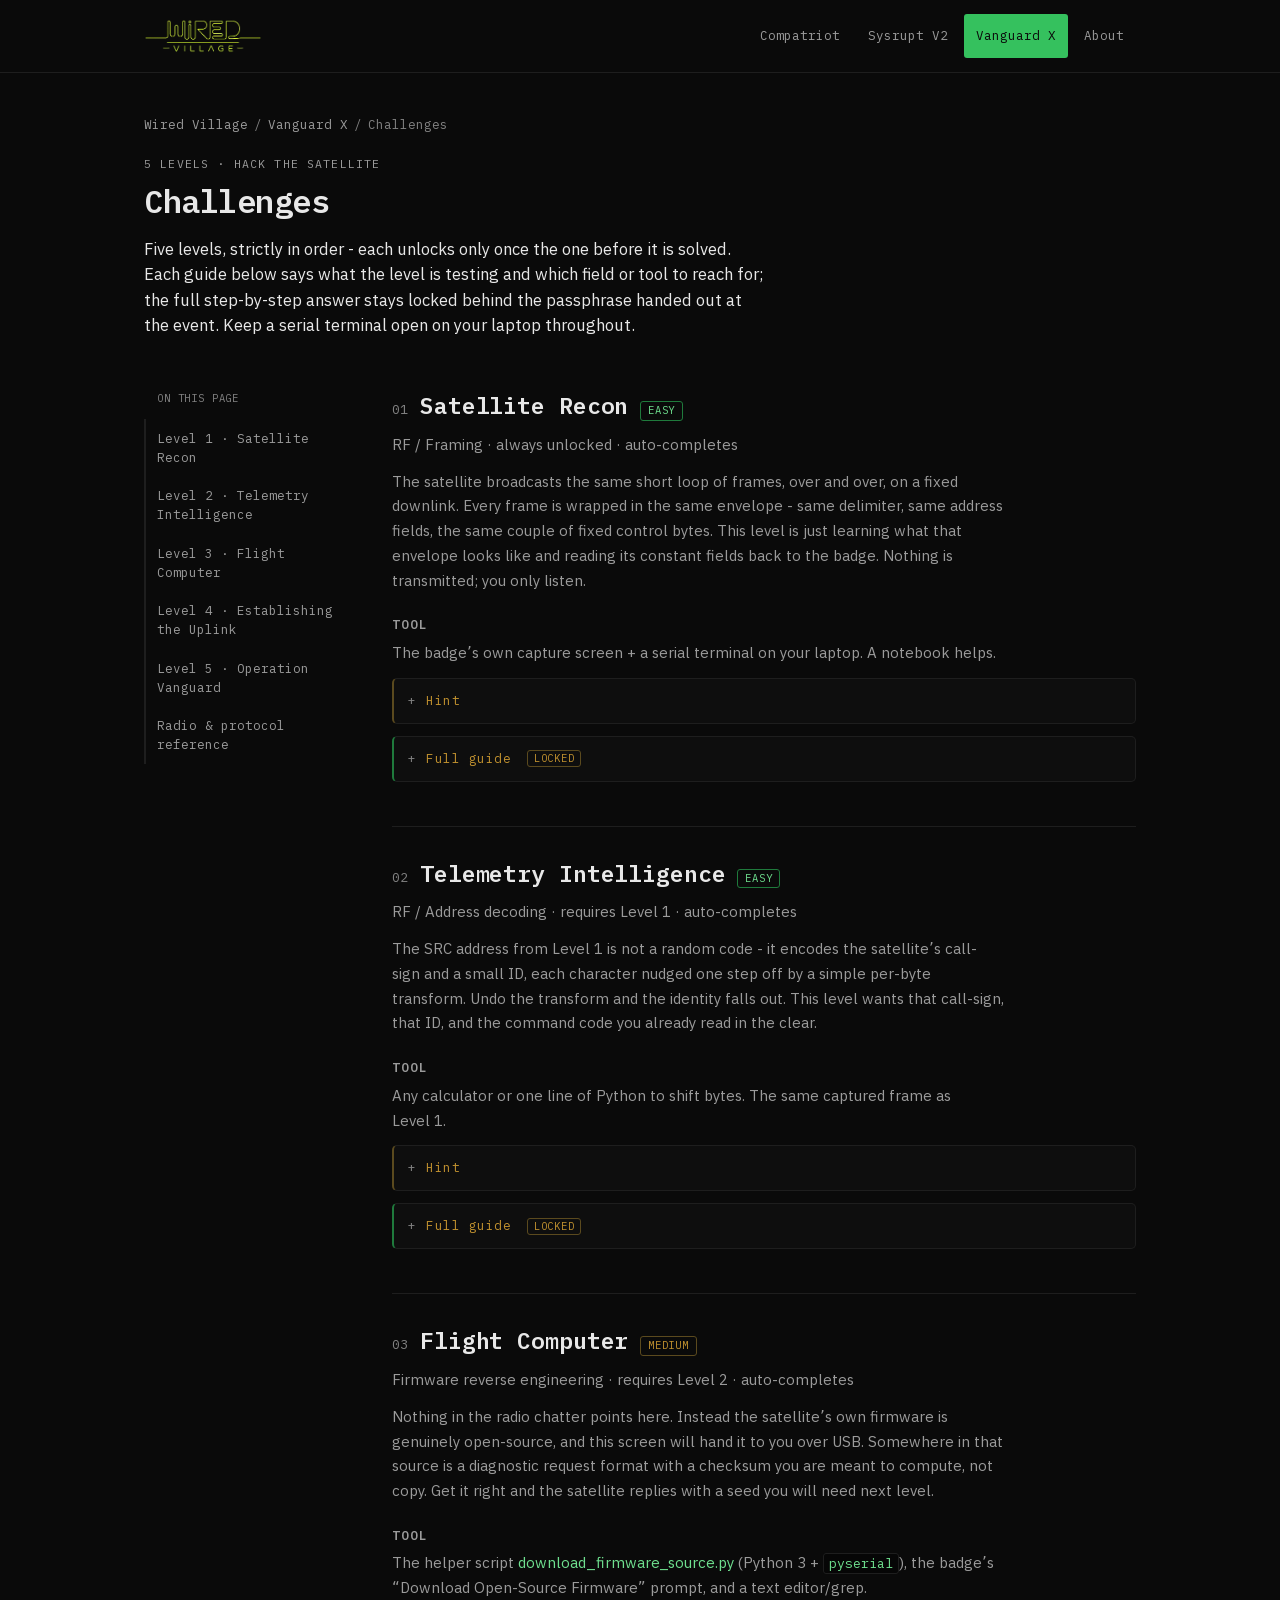
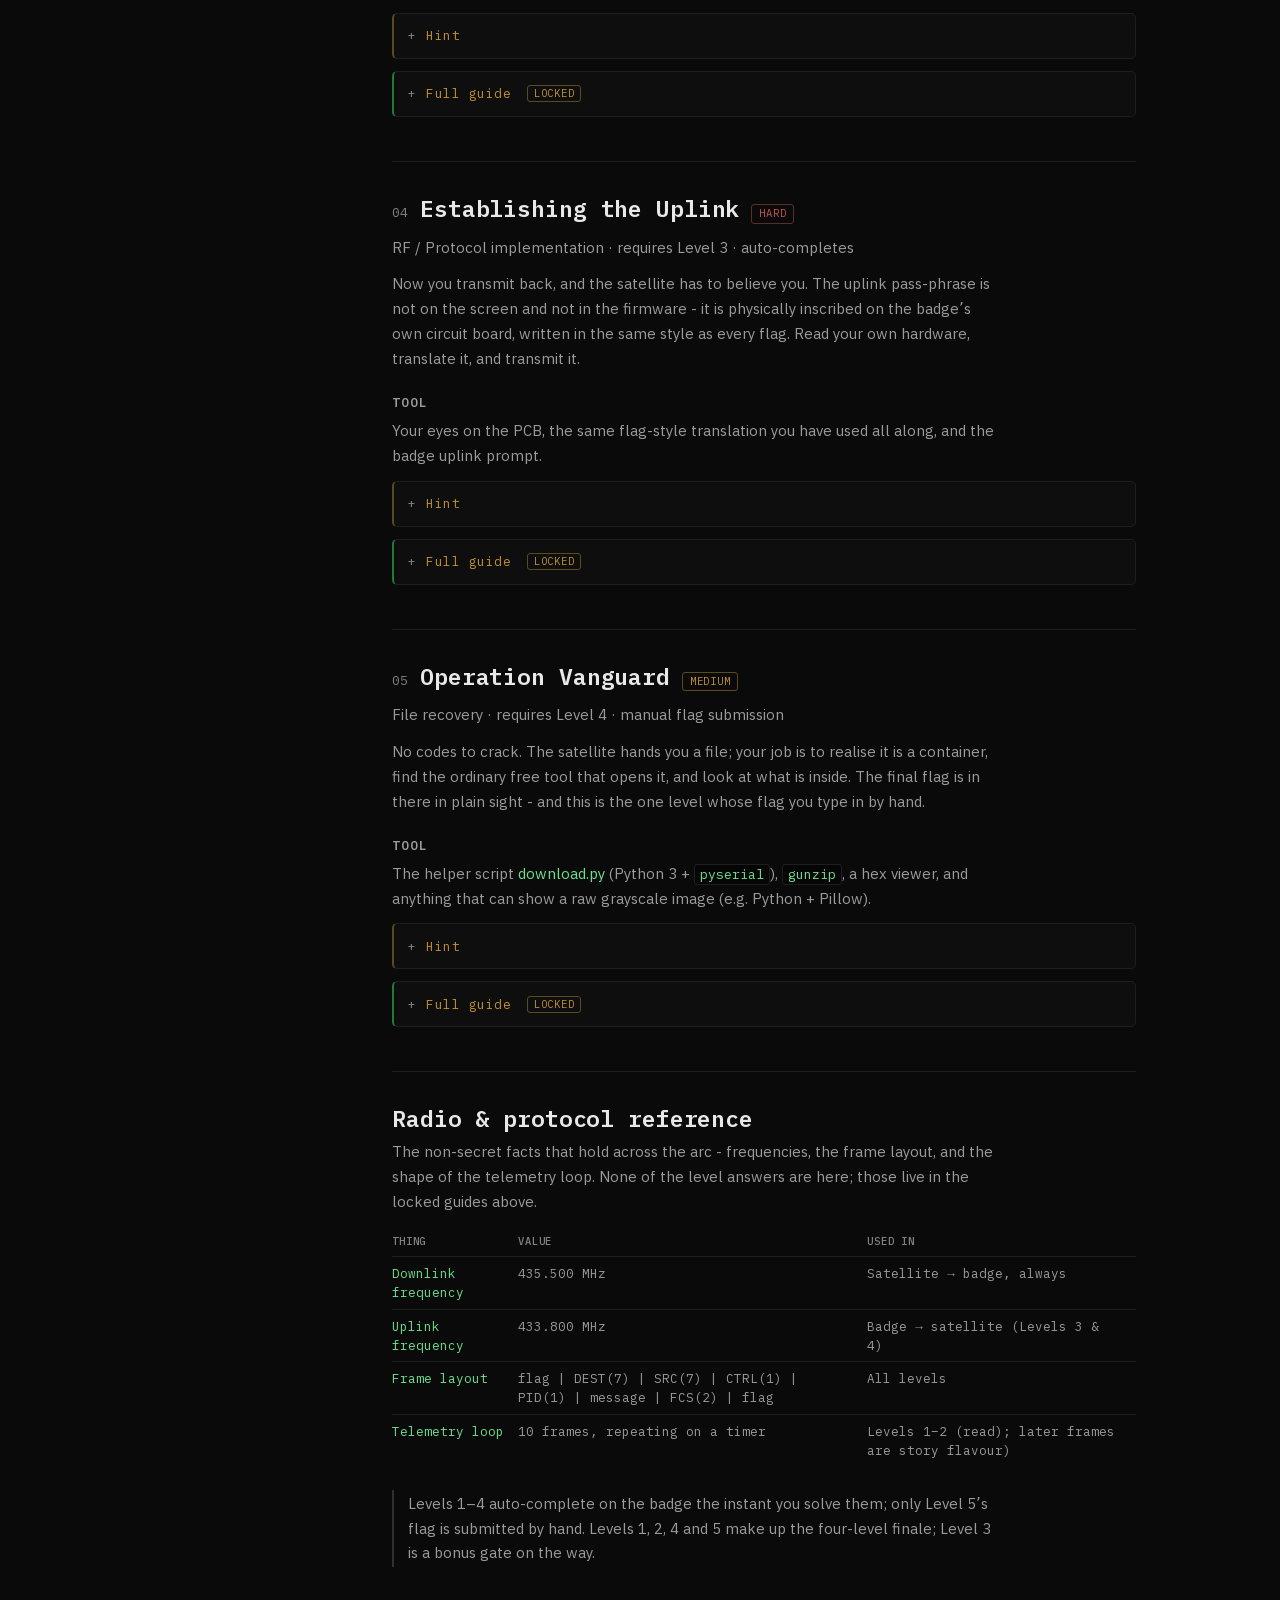
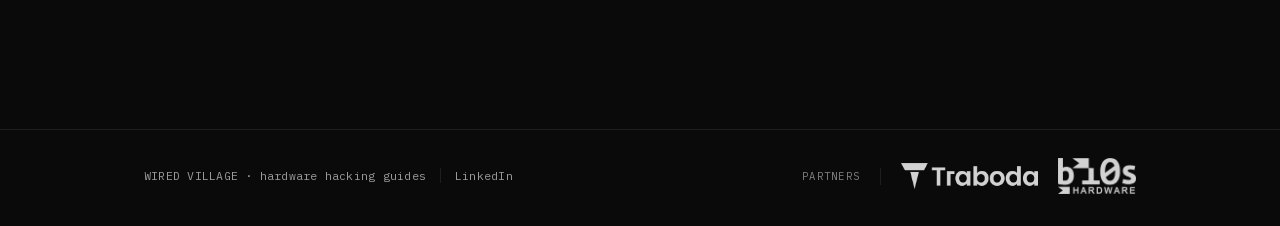
<file: vanguard-x/challenges.html>
<!doctype html>
<html lang="en">
<head>
<meta charset="utf-8">
<meta name="viewport" content="width=device-width, initial-scale=1">
<meta name="description" content="Vanguard X challenge guides: the five-level Hack the Satellite LoRa CTF. What each level tests, which field or tool to reach for, and a locked step-by-step walkthrough.">
<title>Challenges · Vanguard X · Wired Village</title>
<link rel="icon" href="../assets/img/wired-village-logo.png">
<link rel="preload" href="../assets/fonts/plex-sans-var.woff2" as="font" type="font/woff2" crossorigin>
<link rel="preload" href="../assets/fonts/plex-mono-400.woff2" as="font" type="font/woff2" crossorigin>
<link rel="stylesheet" href="../assets/css/site.css">
<link rel="canonical" href="https://thewiredvillage.com/vanguard-x/challenges.html">
<meta property="og:type" content="website">
<meta property="og:site_name" content="Wired Village">
<meta property="og:title" content="Challenges · Vanguard X · Wired Village">
<meta property="og:description" content="The five-level Hack the Satellite LoRa CTF: recon, telemetry decoding, firmware RE, uplink, and payload recovery.">
<meta property="og:url" content="https://thewiredvillage.com/vanguard-x/challenges.html">
<meta property="og:image" content="https://thewiredvillage.com/assets/img/wired-village-logo.png">
<meta name="twitter:card" content="summary_large_image">
<meta name="twitter:title" content="Challenges · Vanguard X · Wired Village">
<meta name="twitter:description" content="The five-level Hack the Satellite LoRa CTF: recon, telemetry decoding, firmware RE, uplink, and payload recovery.">
<meta name="twitter:image" content="https://thewiredvillage.com/assets/img/wired-village-logo.png">
</head>
<body>
<a class="skip-link" href="#main">Skip to content</a>

<header class="topbar">
  <div class="topbar-inner">
    <div class="brand">
      <a href="../index.html" class="brand-link">
        <img src="../assets/img/wired-village-wordmark.webp" alt="Wired Village" width="280" height="81">
      </a>
    </div>
    <nav class="navlinks">
      <a href="../compatriot/index.html">Compatriot</a>
      <a href="../sysrupt-v2/index.html">Sysrupt V2</a>
      <a href="index.html" class="active">Vanguard X</a>
      <a href="../about.html">About</a>
    </nav>
  </div>
</header>

<main id="main">

<section class="wrap sec-first">
  <p class="crumbs"><a href="../index.html">Wired Village</a><span class="sep">/</span><a href="index.html">Vanguard X</a><span class="sep">/</span>Challenges</p>
  <p class="eyebrow">5 levels &middot; Hack the Satellite</p>
  <h1>Challenges</h1>
  <p class="lead">Five levels, strictly in order - each unlocks only once the one before it is
    solved. Each guide below says what the level is testing and which field or tool to reach for; the
    full step-by-step answer stays locked behind the passphrase handed out at the event. Keep a serial
    terminal open on your laptop throughout.</p>
</section>

<section class="wrap sec-docs">
<div class="docs">

  <nav class="toc">
    <div class="toc-label">On this page</div>
    <ol>
      <li><a href="#l1">Level 1 &middot; Satellite Recon</a></li>
      <li><a href="#l2">Level 2 &middot; Telemetry Intelligence</a></li>
      <li><a href="#l3">Level 3 &middot; Flight Computer</a></li>
      <li><a href="#l4">Level 4 &middot; Establishing the Uplink</a></li>
      <li><a href="#l5">Level 5 &middot; Operation Vanguard</a></li>
      <li><a href="#reference">Radio &amp; protocol reference</a></li>
    </ol>
  </nav>

  <div class="content">

    <div class="entry" id="l1">
      <div class="entry-head"><span class="entry-num">01</span><h2 style="margin:0;">Satellite Recon</h2><span class="diff-tag easy">Easy</span></div>
      <p class="meta">RF / Framing &middot; always unlocked &middot; auto-completes</p>
      <p>The satellite broadcasts the same short loop of frames, over and over, on a fixed downlink.
         Every frame is wrapped in the same envelope - same delimiter, same address fields, the
         same couple of fixed control bytes. This level is just learning what that envelope looks like
         and reading its constant fields back to the badge. Nothing is transmitted; you only listen.</p>
      <h3>Tool</h3>
      <p>The badge&rsquo;s own capture screen + a serial terminal on your laptop. A notebook helps.</p>

      <details class="reveal hint"><summary>Hint</summary><div class="reveal-body">
        <ol>
          <li>This is a <em>standard</em> framed radio protocol, not something proprietary - look
            for a fixed start/end delimiter byte that opens and closes every frame.</li>
          <li>Between the two delimiters sit fixed-length address fields, then a one-byte control field
            and a one-byte protocol ID. Those last two never change from frame to frame.</li>
          <li>Capture several frames and line them up: the bytes that are identical every time are the
            framing values the screen is asking for. One short command code is sitting in readable
            ASCII inside one of the frames, too - you do not have to decode anything for it.</li>
        </ol>
      </div></details>
      <details class="reveal guide locked" data-k="e0aTImwFqyzAC74DZ76+xw==.3Z7yByY1BTvEES1m.qKKiDfxkaOs+G/VtrWR1dg7CPyYjBdLxA4p9EXZRyCL14X9iQF/OCLgTfWfokNlbGLJwgEUS/qoMPYAEeKyDFwTg/96ajaNtt4CI2jBAfr0YXZCgNhXtPrxrrrT7cIOTdh5F8pPuPM8vqExHTApj2Smh+nFoJrsQF2O8tUbR3/0nu7lm3jsF2PzmEmCgQqRVmp4wOzh5WyIHGl2bLAdmU4UsKbZUWc9nR+RIjFuevZz0yc2uu4rbIDHU1klEIbGuKuqXgZyLFRC6aUETPnGIEVHzuUGK2f+Elo5u5Q0juml9aMoADp3SPfMOckLUMkprGT1udnBuLxT5l53YeMfyZz9qfOAj0qSK1Wn6FWrh9ugKLXn/a10V5U4c92AUjIghrwE3ZB5Z484bAwSlsAGqltGVBAx4v15yGzFup0OraKpsif7CLDirQh1KSDvxJZ2YCqltF6RHgZVjKEIju6LYNeMxErKmdiOelmqAc8ZfULE+DfhxZfckzuea8RQpJp/2c90Xh0KbMqQNxHby0LXnxWEWvQujtp2GTxMB5WW7/MKPmubtwzjiURrJzNiYry8TlxbSCP8+dVt8rxGVspyv0RdlxNBjvV7AUi1eTji6xyB7tkNy/YT5i1EZK10LT8PqNDcN/Lr9N/C5g6YmI90m+RFZ48mCCthB5G44U3bLzijGdY9NmkTdJEfV67J1i7ACAcO3E+bAzEVFrKsl+afNI2Rthf/t8YjQwMCwEdPmaphrtNY9nL4OFZ3e2Ube4jBlF++/8M0pbewHQozc/BsEAWo6o4c5oPn6XMVnxH329vMpYKbGrmQCfV8MB4GEyCkfqMqjCCW46clNUVufE7lDbCkilYZD7QoMDSZs90inh9WcBZ92+d6Z3DEpqtb/+V+D2g0RkKi9bIKa5Ypi21vk7eiJNf+2Uhr35UKgPOd0gYagEKdvL4cfK+xFk2xQT2pYXZwtWgN9Rv9Owp8Vk0qpbkYXqUzpt/bHHV3h5qiSucrjz8zxKWWm/Pv/uXztYy6JE5Th5ZFwuJYmStvUmzN/QY847qsvlbrpqp1t848hyKS8gsfoxesbsgvOdVNmA7QurKzC7OXEeUfnW67SnFgfeH/xGcXASrPxwmdMqwppUOf7qDU6Ab5+e1enk8Jpsg4SNkuS38RIPo3CqY4coQ82y8E9fTAAm2VLcj8AnZhv7t4tYphoekucNxlQo+P6pSPtiFGPm9Fi249lzWtTtdbYxf9UX3lL0L+ErCwfYud+3+K31v98i/tsIqfxm3fbBq1djiAVU2nc3tpibh7iVmhCQn0ThNCpPBa44hNY8n/WZfOsTBVVAjZWOctBMv6mhgC5+4EGJwex3iA6w8wrFzjXX+ZpjTIwnKZzkawZFznhy4yZBZqrUV+PGBrZO0xTrz36MPFMpfxvPLyz1ynaBwkkAZazWM6DqWurQQEcuFg2iU8sG9cbg9o/y3hd+agntRYRWvdKRhkBNIE7uJkr3D2Tjw8gPYmcqgulQvb1c0VGnZrcF99F5oXOkK23A53g+I2RX/vKaZp83zvILctdfdJRHG9cLzE215yaXxjeD5h20QoPNABqqXF/pQZoTx3S/GHcbY48qqjyr/[base64]/[base64]"><summary>Full guide <span class="lockpill">locked</span></summary><div class="reveal-body"><form class="pinform" autocomplete="off"><p class="pinlead">This walkthrough is locked. Enter the passphrase given at the event to open it.</p><div class="pinrow"><input type="password" class="pinin" placeholder="passphrase" autocomplete="off" autocapitalize="off" autocorrect="off" spellcheck="false" aria-label="passphrase"><button type="submit" class="pinbtn">Unlock</button></div><p class="pinmsg" role="status"></p></form></div></details>
    </div>

    <div class="entry" id="l2">
      <div class="entry-head"><span class="entry-num">02</span><h2 style="margin:0;">Telemetry Intelligence</h2><span class="diff-tag easy">Easy</span></div>
      <p class="meta">RF / Address decoding &middot; requires Level 1 &middot; auto-completes</p>
      <p>The SRC address from Level&nbsp;1 is not a random code - it encodes the satellite&rsquo;s
         call-sign and a small ID, each character nudged one step off by a simple per-byte transform.
         Undo the transform and the identity falls out. This level wants that call-sign, that ID, and
         the command code you already read in the clear.</p>
      <h3>Tool</h3>
      <p>Any calculator or one line of Python to shift bytes. The same captured frame as Level&nbsp;1.</p>

      <details class="reveal hint"><summary>Hint</summary><div class="reveal-body">
        <ol>
          <li>Standard radio addressing does not store letters directly - each is shifted by one
            bit position before being sent.</li>
          <li>Take the 7-byte SOURCE address, turn each byte into a number: they sit suspiciously close
            to, but not exactly on, familiar letter codes. Undo the shift on the first six bytes to get
            the call-sign; the seventh byte holds a small ID the same way.</li>
          <li>Combine the decoded call-sign and ID with the command code already sitting in plain text
            elsewhere in the loop - the one you found in Level&nbsp;1.</li>
        </ol>
      </div></details>
      <details class="reveal guide locked" data-k="SHuFEancH3qCV8qlaoZjRA==.Z/WxLFF/i1T6sD1f.56FqZb5PdWi+1p000pP4uV4/agZ/+EvMhDmFjV9o1nIm2Rk2BsCi80HAF+6kinzIp8T/6SWAbixxSHyhD7sks6sbdloHDw0Y3IlmBlYETHwddnKMKD8SjZ0ZZVRsVvGNal2rmWZYTmRiDwy+D7LLmLDwaAiMKZAQP59IEcPWMbqS7n0PaUH5GMTZIXenU2HcTBVesYTVEGw/dt5K7/tdAJHDbRLtb9XUEUoMDuoCpzzw+wrX7WjBPQODc1WYwAt0aqAds4D/IpN7wM5rGLVflkQO8Fcu8A5cMhU5nGFzCNJcLqVnWvUwEWi4syW/Nrx9xjY8PO56K4NWv9GZU9xn8PDOVUQ0kGxtkHoV7bsktOXiyJDY720RyOz5CBWoXuUj4eqpX1izMiMTJs99V9qUcysgkHQvA9WbRdL6R8ns3Solu1MURFzvo+SqNdzUuWPMc2X8xA29r+7u/XCq1RpTQPVp/p4QFdxFdtcF7h/QsWMHAamQKYev5oHh0xHqKKQ/0hCHplYS42k3yGOz9TP2TNyiIezdWY2fP5vNMKxqxHPXeFG33UNdskkMWMi/TatkD/[base64]/yiWPuPJFCmx3cOdJ/UIRSig9cwGvMRa4MFZvCfOGXbcGrynrFkoe/8GVVd+7SeOkBSidK2eVEgQzxNBcEj0dmXY4xOjaz9ufQqPg5Aq4KLUGNRSnKNMqRz+BOoBe2xaancuylxKYq06V9+6/zWhKe7S2IpISU2appF0YevtQLrCs29TyQ3aC24o+uYpXY8wMTk0+UnNiGKtR5A7j5oDkrnA/+tY+v8GN6oswtFrgx22FcS0kRhz9DHKmJK8F8UY/ouCZF22Irl8te0Zh+ne+s0/KpRS010Jhyat5wpYGL9pNT/LRtf1D+3lP3bpDJxUsF5lwfozlxf6zKZbLuukgmqi1Tsw3mJWm3jMLcBkVGDbxJO3dQbkGW7YRCicMU7LgTIk7njpWlqpFj/FLg2DDdbD/x8w+7mfh42t2ZccSKYPlbfBJyT42nB05jM9YLv2Gf//wPIzMBUPeUr/rsapVT1oAcK89MkiV9lsCSqKyFThkwrPGruaLltgMEWRrLFUjc8kdtskKshl9Hu/hmijDQYbR5qTh0FCbLIo3gkRZC3uxzWE28Hy7+qrT8+lAQ8i8S19JPxDwVsyBFcA4YIyfA601/JBlZwHwFgJKEBAno9sc3oV6L4K/lH4FqWdXkGEmxCny/oKKVWWYvDqAgfVE5MmBQSCTmDzLtuP68z9EIy/Wj0V2wczJmcY5Xs1/n/8rXera6Rkw1E19ID7UP+ycyDrLpPw24janPwrWW5G+x+C7GIBTSmmLhgiMzEOnO8SKsvvix/IW"><summary>Full guide <span class="lockpill">locked</span></summary><div class="reveal-body"><form class="pinform" autocomplete="off"><p class="pinlead">This walkthrough is locked. Enter the passphrase given at the event to open it.</p><div class="pinrow"><input type="password" class="pinin" placeholder="passphrase" autocomplete="off" autocapitalize="off" autocorrect="off" spellcheck="false" aria-label="passphrase"><button type="submit" class="pinbtn">Unlock</button></div><p class="pinmsg" role="status"></p></form></div></details>
    </div>

    <div class="entry" id="l3">
      <div class="entry-head"><span class="entry-num">03</span><h2 style="margin:0;">Flight Computer</h2><span class="diff-tag med">Medium</span></div>
      <p class="meta">Firmware reverse engineering &middot; requires Level 2 &middot; auto-completes</p>
      <p>Nothing in the radio chatter points here. Instead the satellite&rsquo;s own firmware is
         genuinely open-source, and this screen will hand it to you over USB. Somewhere in that source
         is a diagnostic request format with a checksum you are meant to compute, not copy. Get it right
         and the satellite replies with a seed you will need next level.</p>
      <h3>Tool</h3>
      <p>The helper script <a href="scripts/download_firmware_source.py" download>download_firmware_source.py</a>
         (Python 3 + <code>pyserial</code>), the badge&rsquo;s &ldquo;Download Open-Source Firmware&rdquo;
         prompt, and a text editor/grep.</p>

      <details class="reveal hint"><summary>Hint</summary><div class="reveal-body">
        <ol>
          <li>There is no telemetry or hardware clue for this one - use the
            &ldquo;Download Open-Source Firmware&rdquo; prompt to pull the source onto your computer.</li>
          <li>Find the check it runs for a request shaped like
            <code>FCDIAG:&lt;opcode&gt;:&lt;args&gt;:&lt;checksum&gt;</code>. It names one exact opcode
            and two exact argument bytes - read them from the source, do not guess.</li>
          <li>The checksum is <code>(opcode + sum of args) &amp; 0xFF</code>, written as two uppercase
            hex characters. Work the formula, send the request core, and the satellite replies with the
            seed string you will need verbatim for Level&nbsp;4.</li>
        </ol>
      </div></details>
      <details class="reveal guide locked" data-k="vYkpnrnSMn0IcN1XRk1GEQ==.Mb4+xb2LdndcyS9+.L5MTfpgPA7toe3MCk75FwslGzSm2PdHrLy0U1OyTgIMlOb63v96Z2jQ4GexLuPzXO0zZy0iGlTDh61yPsg/AU3oSDEMwG0sWe9OKeE5LE6TtNuEKINvPlu1jHIWSGc173AOWgbWPOsaMQYT6XZ8hvuqsrVoYmWeFLqKG+2cZkWQlolKbjzMvOGp+8B4UggjgeBD5lu3FRv4DDbGaRcNjXANLUCF88G34L81bpSmPQH+pjPOOm5AJDNl/BsEwrs2lIL+rxdTJSIU1fJ8SSeI0IOkU/w0DA9ULLfIdRru+ArKoBlAy6vn6aEGdT3lq0QBIAxaztq1T0qSVjbkDoiaiTYO1frYNG7Iwu7y9RYsoBBGBkgLYVFvcr4yfVoA5Zw40p8hjzMdZpIfeEIdH/+QY6yGBbdSH+UdB8PjgIUvagWqJ1DF+ptbGcAIcRMGnHzXTAqzvOwV84740utqcPXy4mfCpzoToRvpBF3gsp/+fzv1oB4/kvhc+zWmegOrHMJfeVLWkQY0oVs3yg+Hlo3mfHtKnM2K0JXuxFsgpaYTEfUrq97X4jPt6/dk8YMPBi634xaaCaZvlYDQtBNf8yiS1ufLRB12U7G1rk5QK9ANJVHpLRrcUx4C0unLbgRkbAhOZGcjneZh7TGGCpG+7VyIApMfay9oWUXnz7Wtxz7P5fxeBz9EvglmgBsD8aPSrRoi/YxR1liTT/b5qHv7vos5R0eB/zqjPiV7qsMYiL0a98ysuZOMt8CUmrcS4+90DResC3wAN7huinDjVJGtauzX2XsWnySmBgzAa4qus9h9R/19SPIa1xHzzU9PiVpMyeYdYmHqjgpN6uw7iCVhoj95rTknGS6himOxR8Et1P+lSNtcpzORWsA/5X+7ZTx4iad+gkh73WKWmoIa5IxBG+KjKnqxYT5EZKApZZbpu+6FKhP4o4o9HDBcCq+zGntLobQxBxIHXJC80Ih1NtHPU7LQnVrfZ1bsm6AmZAd9a5AbrzmUdpHaNtCg9q+4mDfjREZoq6wpYyTePMaVxLD+2OVa7g5q7yX4+N5N/DDeNpj4w5nSUp6B3yr6CZuLp7FLIjwnE3RFR7KhsjuB59/gN6On3/ZitMkYgV9wcuy6TEfji0Z8B60LkdUKvKnAWLXxmVWHFfdWOX6tDihmF9/59fSN3TQjMEf26ecFxTbAOpXridelvQMsOZ8yOtRLBs3je8kOllcuM0sayYZFhhD4sGjXUWRGrTpn8U+7Xmd7NtutccBth/Ugvs3eJvklH0Lc6RChK2kTZhZ7R04cD+DpUQxjUYgUhh1D1YcjUe1jGXJqcqeRaMV0Cqi/P4d6u6r3yErwLEQi9ZZejIT7x/[base64]/4VC2DO46mKM0UDV2j2jP84fJeSR/Epd1sxFhyoPW1NmwlmDN68xfAOzkryF9x+z4qbMYqW1/jk7AeKBZU4VuP6yW21uaqQCUUBXPM6k3A/zSlPUQbS3TNoA9nka2bgbSfZjZZNE9wHDIKp2SIwMr9bnnjzfR/LQnsHI8gey248Py8DneNQBIlZ8j3g0w4Pqe6w/HeJvmM92HCyMlQHZjRnlk6TeU7kcA2wMeBehUcKLjicVFwDZqW4IlbLsZmelxjTeeOEyG8ngxFZb5NLwXDvloSEsyxP3TVbSnyJadHVcAitfQLgm3xm6Z0Qn16O+rebrfk/0ST0iuFEVO3a1chHM1S5sdmmAxpNzLEOyyDKkTA3hyKRY7kLeFeJpojDAGN7AHS7M5htIpkqF9R6Nn334h4pSpeFvsXs"><summary>Full guide <span class="lockpill">locked</span></summary><div class="reveal-body"><form class="pinform" autocomplete="off"><p class="pinlead">This walkthrough is locked. Enter the passphrase given at the event to open it.</p><div class="pinrow"><input type="password" class="pinin" placeholder="passphrase" autocomplete="off" autocapitalize="off" autocorrect="off" spellcheck="false" aria-label="passphrase"><button type="submit" class="pinbtn">Unlock</button></div><p class="pinmsg" role="status"></p></form></div></details>
    </div>

    <div class="entry" id="l4">
      <div class="entry-head"><span class="entry-num">04</span><h2 style="margin:0;">Establishing the Uplink</h2><span class="diff-tag hard">Hard</span></div>
      <p class="meta">RF / Protocol implementation &middot; requires Level 3 &middot; auto-completes</p>
      <p>Now you transmit back, and the satellite has to believe you. The uplink pass-phrase is not on
         the screen and not in the firmware - it is physically inscribed on the badge&rsquo;s own
         circuit board, written in the same style as every flag. Read your own hardware, translate it,
         and transmit it.</p>
      <h3>Tool</h3>
      <p>Your eyes on the PCB, the same flag-style translation you have used all along, and the badge
         uplink prompt.</p>

      <details class="reveal hint"><summary>Hint</summary><div class="reveal-body">
        <ol>
          <li>There is no telemetry or hardware clue in the air for this one - the badge you are
            holding is itself part of the puzzle. Look at it, not just the screen.</li>
          <li>There is text printed directly on the PCB. It is not plain English as printed - it is
            in the same lowercase, underscore-separated style as every flag you have recovered so far.</li>
          <li>Translate the inscription the same way to get a short lowercase phrase with no spaces, then
            enter that exact phrase at the prompt. The badge handles the transmit and the handshake.</li>
        </ol>
      </div></details>
      <details class="reveal guide locked" data-k="7v+hd0Tcw07uAdEknRCTeg==.EJkZ2mfbUXO8dIdA.kTjwe8wS0T45x4WS+lSXZjjs6TBggKtxtcHYlqnA426ZD0HfDRWDPSPtnUA/NJvQYid2X0bxxe3U+OXg4oXEUvTXqXyQK/XPkuOmLwdT+MmvIaFT+ZsvDxBLr+ZfggJRmk9/hkIfC3xJf/rqMBj53NoHyVOhaLrueFXuCy/n9k9leAXprJ97q2J4OpD52KReMEXxoTBCgD4APoaUcKmvKToEx3l9QVF+tmwSXFCOeYYbaDnABhkpzyu0NO9Z8ZfPgJheObeUUFEEdMetotDYl6y0qF98jXEu0VUKDqN5DNIIkArtD9B5Lmaf7WtZzH+RWauPCXJo/adny2OPECPa03v5GM6mkbSBAgEZ5AFCVxiLHR/bH9BJA5DDAGRCh6BJjdMxQQvMuPSEAxvAm6w57uv92Ulh4xFiBbQh6UWGXASk40CYQSKQDg+hIYHSwWbCPZVc0ixlQV29aMDUa0zXI+Kzd4thgHs75d3o08X1ZaI+JgihK/u3m0xgmwQYUwCzWPpYNtim5Zwvg9he6ocNDQG1JlN7p29SEeMrv3FJGs0ODw1yHvdBVHT2ssqLByi0MNTqRNANasYakDWSjeFLo+/mtnM3AT/NZiY8iTH/GHSEMluaDOKF74Zw91KOn0FBA9MghpRTfhFm8gwekp5hEk9oh/b3RpsMqj6ADit+3t8Prsree5tExiB30SwnjuebRKwzX0IXjGWB0LpyykBxQ/OkydcuzpQdLqGKjX1Wgs/VgqIq1BwQ8lB269IAqvw+bsW3mwEHwz0IL4Y0YBtTm7DAFHAT6GqyUHxB9aeQDWI/FCE73tDTAEWY0+3Gha+P1QpjNnlnvw2gn6LNKv9WyewqmkELXaCukweIIOHwMduYiPjeFByVpopExfv+LH6cAOrOWaa0VDNP2ocnz6aIbKqNR39lsACxuDDspr+wODuBeTBJCK+kMHZe/F5k2du3teQ2gFnOr1LitDRnG9n4xB2OAiaAw7HATGle6hwo0RjAeRWbcvlDtmKHN92vaUk13i6vKpruK1/eLTmlMWHZ4LT+lvH+68mHG+2WQCFvIYgDab7ocPSSqV6ly3Fh2OB5bVcPh+avTJFcNKLdGq695N6s8cYaWlZha6iWb7DY8mUHxjxtIKzZ1JUJzC3hQV6qbuonNFEtKcCQGL4oyVupLm0Xa0rxTYOIuvSJBRXcQH8Iv1XfGULZJGry/OwAAwFHt105vbKji8ZH9aW4vwLLBRUP2Z8ijoyJVY8+ZEltKtTIidYu0StLphgT+IPGL5NpkL3D1O+Zm3uBYoQH25B3Why93MsETHRehm5IY7HHFwDOZm9R8ErGOriHzpgFqocXY8A3GdpkzTChmQq/+8RqNd1DTFDyddiPhqwyAVtCIRdtExNVV4YzD7O9fkzw5UWobdg9FXArsEBop/qLqBOYJITwarZAf2jvSZTSu2yQuNqKV83bZM8k8lGDXYiJKZlT4NwnBLSOMTomwULdBg94nSEXgQJs73BypYDrfMuN/zMjwc/pCZ6X5l8pOCM9WWFnTS/qBDFY4z7FpycJPC7AFC/Wio2rPHWFw8hCjOVGDT2c/ovorTEgC8nmQFJzNA9cHw+FlN8AoigmbcgHN7mSHn7RGR/inrpBK4+d8oUNFY7uFXvWX3m4rg05BUU0lPRCKtlI7pT+gg6cYh19vvjhoJ88om2bTYb2nTlZsSHKy6ha/qYPu+6/UJR7qM9w"><summary>Full guide <span class="lockpill">locked</span></summary><div class="reveal-body"><form class="pinform" autocomplete="off"><p class="pinlead">This walkthrough is locked. Enter the passphrase given at the event to open it.</p><div class="pinrow"><input type="password" class="pinin" placeholder="passphrase" autocomplete="off" autocapitalize="off" autocorrect="off" spellcheck="false" aria-label="passphrase"><button type="submit" class="pinbtn">Unlock</button></div><p class="pinmsg" role="status"></p></form></div></details>
    </div>

    <div class="entry" id="l5">
      <div class="entry-head"><span class="entry-num">05</span><h2 style="margin:0;">Operation Vanguard</h2><span class="diff-tag med">Medium</span></div>
      <p class="meta">File recovery &middot; requires Level 4 &middot; manual flag submission</p>
      <p>No codes to crack. The satellite hands you a file; your job is to realise it is a container,
         find the ordinary free tool that opens it, and look at what is inside. The final flag is in
         there in plain sight - and this is the one level whose flag you type in by hand.</p>
      <h3>Tool</h3>
      <p>The helper script <a href="scripts/download.py" download>download.py</a> (Python 3 +
         <code>pyserial</code>), <code>gunzip</code>, a hex viewer, and anything that can show a raw
         grayscale image (e.g. Python + Pillow).</p>

      <details class="reveal hint"><summary>Hint</summary><div class="reveal-body">
        <ol>
          <li>The downloaded <code>payload.bin</code> is not a standalone image you can double-click
            - check what format it actually is first.</li>
          <li>Look at its first two bytes in a hex viewer. <code>1F 8B</code> is the gzip magic number
            - decompress it. What comes out has no header of its own; its exact length tells you
            the image is square.</li>
          <li>16384 bytes = 128&times;128 8-bit grayscale pixels, no header. Load it as a raw image at
            that size/mode and view it - the flag is written on the picture. Type it into
            <b>Submit Flag</b>.</li>
        </ol>
      </div></details>
      <details class="reveal guide locked" data-k="aTlkcxUE2QaBUCdCHo7dsA==.CJY7hoX1unU5UnDo.NHMq/wYzllV+s3+qblv1kg3t9yD1UPnfY3pFdmlsQe5WVWivp9xDV6Q8pGE2YLpul9HadZITz9gw3+lxO/ljzto0iJS7s+a3XD1B5J6tnMW+U6lN03xmHWTGA1uCzCzLb6Wti1gmOniGy6M74ffN71WojrYHgbHwbsqB6GU6A6HD5+Qciz43WWAbi8RIElUbSK560+8RyYLGRGyOk26SynHDg4oLN0ZTuBUzf9dsG96SI6iauGq/saWQrMq0WcrMuJrsdi3bKrKXVWvR6e8uLJYseUIFhnhk55MFr7mpLRCpXbw4XkIOSL7vVWTRKDORI1dTJ90deZKlVUfPMYz5uzpRSNMTOwIAZ7dko0KEmlNNNmLr6r8luPTEYBBP/hi4a4tsBhcnaXkHRVBClM/iiPkINOhZB1+ZkWJLZi+krhTtmqxywKyu5ngvchyIOT9t5aFcM986MPCA0V2+ONmWvVslUCQcdNb/2fxodvPQ82G/bNpJsOHx+4d/[base64]/vMCVWEUGC4UvyRzNDrKb/MQhlEjplGcqMM8NX2yGTqiKsFnII7w7lgm1MToewp7xjcATjwunxSRBsV4/bAAHb9+4kHjxk4NCnIllcde+V/rLzcTJnABL19lrCwsxd0mKhEV0GflLltgt6URooyKpExzFZiVuLqBBlyIWH+mxYq7TJodLUmwBC8rRygMf9+PPM+Q8UdQdaOtehiX1K7tZKM8VpqWDwLjgV+dN4uztSvRsFvpilok7kEMdreGKUWXs36NH3exxvmLrhJsfd4huyWCviKxpd2599ZfIBMjPmvnQ/AtSJCwKkbGIRJjQUm83wXLB3gqlblhI+IbIj6hMJJuvQRsDt/hTa5LkyXpvIkF6mPArlbfV87P25YpmeYzqhywrKoxDtsA3SA5mF7dGvfGxm3BCwXSy6gHB2y0sTK9FoM7GVt+kQ7z1VTbWdG4aN+wcV90AQO5aewKJWlKHifujd+8PZQqE1guRFrG5Hf+2BIYyxOOcSrnXJYeZp+EdCv3Dd2/[base64]/G/5m81BmWRMNOxRi2uM1d+02e5y4ZJzUB8AOk0ST8zvmV+Yq3LdU1XKEZ/QIx9ECTag9jq4lMdz4xVNnWIKQKhbU6F/5dZMB75hrHToMz6fqNhWtkiJEwLvdj8lxODj+2cp/Bq0XVBGjbwQsZq7XsWPliSgc7hZzRqbuY+CzPfbLzx/aGQxgHTGUSk22Hqo5UNJXdjc8UsyXFAwSPZlg4VgusGlyi9/DVYl7jFJhWmANQIZXUIdYfS8bUYEd3YGO260yFzX5srvLBioBs0righomatEzhOPC/QIH/heQBNaXfgPLaBbpz/LEpCagQKWL2evtrvFR11Rb2tM9VD7GxrO3EbUSxVfT2JJXeNaN7TgYrGA/INQdjAvkH/ys+GRtXFyIiCpFsRCthp0fqg742/j5/doDA32C6KxAsfwG0VkZOLAprEoAzmKK6gYKOF7eWYcRVLGsGArIf1VZznhnNPH4o3pyCEc1lCeYEA9I92qLczyM6Ljz09pYowFh/vA=="><summary>Full guide <span class="lockpill">locked</span></summary><div class="reveal-body"><form class="pinform" autocomplete="off"><p class="pinlead">This walkthrough is locked. Enter the passphrase given at the event to open it.</p><div class="pinrow"><input type="password" class="pinin" placeholder="passphrase" autocomplete="off" autocapitalize="off" autocorrect="off" spellcheck="false" aria-label="passphrase"><button type="submit" class="pinbtn">Unlock</button></div><p class="pinmsg" role="status"></p></form></div></details>
    </div>

    <div class="entry" id="reference">
      <h2 class="entry-title">Radio &amp; protocol reference</h2>
      <p>The non-secret facts that hold across the arc - frequencies, the frame layout, and the
         shape of the telemetry loop. None of the level answers are here; those live in the locked
         guides above.</p>
      <table class="pin-table">
        <tr><th>Thing</th><th>Value</th><th>Used in</th></tr>
        <tr><td class="sig">Downlink frequency</td><td>435.500 MHz</td><td>Satellite &rarr; badge, always</td></tr>
        <tr><td class="sig">Uplink frequency</td><td>433.800 MHz</td><td>Badge &rarr; satellite (Levels 3 &amp; 4)</td></tr>
        <tr><td class="sig">Frame layout</td><td>flag | DEST(7) | SRC(7) | CTRL(1) | PID(1) | message | FCS(2) | flag</td><td>All levels</td></tr>
        <tr><td class="sig">Telemetry loop</td><td>10 frames, repeating on a timer</td><td>Levels 1&ndash;2 (read); later frames are story flavour)</td></tr>
      </table>
      <p class="note">Levels 1&ndash;4 auto-complete on the badge the instant you solve them; only
        Level&nbsp;5&rsquo;s flag is submitted by hand. Levels 1, 2, 4 and 5 make up the four-level
        finale; Level&nbsp;3 is a bonus gate on the way.</p>
    </div>

  </div>
</div>
</section>

</main>

<footer>
  <div class="wrap foot-inner">
    <div class="foot-left">WIRED VILLAGE · hardware hacking guides<a class="foot-li" href="https://www.linkedin.com/company/wiredvillage/" target="_blank" rel="noopener">LinkedIn</a></div>
    <div class="partner">
      <span class="partner-label">Partners</span>
      <a href="https://traboda.com" target="_blank" rel="noopener" aria-label="Traboda"><img class="p-traboda" src="../assets/img/traboda-logo.webp" alt="Traboda" width="380" height="110"></a>
      <a href="https://www.bi0shardware.in/" target="_blank" rel="noopener" aria-label="bi0s hardware"><img class="p-bi0s" src="../assets/img/bi0s-hardware-logo.webp" alt="bi0s hardware" width="380" height="110"></a>
    </div>
  </div>
</footer>

<script src="../assets/js/site.js"></script>
<script src="../assets/js/unlock.js"></script>
</body>
</html>
</file>
<file: assets/css/site.css>
/* Self-hosted, subset to the 108 characters this site uses. No external request,
   so the pages render even if fonts.googleapis.com is unreachable. */
@font-face{font-family:"IBM Plex Mono";font-style:normal;font-weight:400;src:url(../fonts/plex-mono-400.woff2) format("woff2");font-display:swap}
@font-face{font-family:"IBM Plex Mono";font-style:normal;font-weight:500;src:url(../fonts/plex-mono-500.woff2) format("woff2");font-display:swap}
@font-face{font-family:"IBM Plex Mono";font-style:normal;font-weight:600;src:url(../fonts/plex-mono-600.woff2) format("woff2");font-display:swap}
@font-face{font-family:"IBM Plex Mono";font-style:normal;font-weight:700;src:url(../fonts/plex-mono-700.woff2) format("woff2");font-display:swap}
@font-face{font-family:"IBM Plex Sans";font-style:normal;font-weight:400 600;src:url(../fonts/plex-sans-var.woff2) format("woff2");font-display:swap}

/* Wired Village — shared stylesheet. Plain, dark, documentation-style. */

:root {
  --bg: #0a0a0a;
  --bg-alt: #0e0e0e;
  --bg-inset: #060606;
  --border: #1e1e1e;
  --border-strong: #303030;
  --text: #e8e8e8;
  /* Three text weights, all cleared for WCAG AA body text (>= 4.5:1) against
     --bg and --bg-alt. --text-dimmer used to be #555 (2.7:1) and carried real
     copy: meta lines, captions, table headers, footer. */
  --text-dim: #9b9b9b;      /* 7.1:1 on --bg */
  --text-dimmer: #828282;   /* 5.2:1 on --bg, 5.0:1 on --bg-alt */
  --rule-dim: #555;         /* non-text uses only: list markers, hairlines */
  --accent: #35c15e;
  --accent-dim: #1f7a3c;
  --accent-text: #6fe08f;
  --red: #c8564f;
  --amber: #c2922f;
  --cyan: #4fb8d6;
  --border-bright: #3a3a3a;
  --mono: "IBM Plex Mono", "JetBrains Mono", ui-monospace, "SF Mono", Menlo, Consolas, monospace;
  --sans: "IBM Plex Sans", "Inter", system-ui, -apple-system, "Segoe UI", Arial, sans-serif;
  --maxw: 1040px;

  /* ---------- type scale ----------
     Six body steps plus two heading steps. Every font-size in this sheet comes
     from one of these; nothing sets a bare px size any more. The steps are
     ~1.08-1.12 apart at the small end (where this site does most of its work:
     labels, metadata, table cells) and open up for headings.

       --fs-micro  10.5px  uppercase micro-labels: tags, th, status pills
       --fs-xs     11.5px  eyebrows, metadata lines, captions
       --fs-sm     12.5px  nav, TOC, crumbs, code blocks, dense tables
       --fs-ms     13.5px  secondary prose: notes, reveal bodies, glossary
       --fs-md     15px    default body copy
       --fs-lg     16.5px  lead paragraphs, index row titles
       --fs-h2     17.5 -> 20px fluid
       --fs-h1     26 -> 32px fluid                                           */
  --fs-micro: 10.5px;
  --fs-xs: 11.5px;
  --fs-sm: 12.5px;
  --fs-ms: 13.5px;
  --fs-md: 15px;
  --fs-lg: 16.5px;
  --fs-h3: 12.5px;
  --fs-h2: clamp(17.5px, 1.05vw + 14px, 20px);
  --fs-title: clamp(20px, 1.3vw + 16px, 23px);   /* a challenge title */
  --fs-h1: clamp(26px, 2.2vw + 17px, 32px);

  /* line heights: prose breathes, labels and headings sit tight */
  --lh-prose: 1.65;
  --lh-snug: 1.5;
  --lh-tight: 1.25;

  /* vertical rhythm, all multiples of 4 */
  --sp-1: 4px;
  --sp-2: 8px;
  --sp-3: 12px;
  --sp-4: 16px;
  --sp-5: 24px;
  --sp-6: 32px;
  --sp-7: 44px;

  /* comfortable measure: ~68 characters, never past ~78 */
  --measure: 68ch;
  --measure-tight: 62ch;

  --track-caps: .08em;   /* one letter-spacing for every uppercase label */
}

* { box-sizing: border-box; }

body {
  margin: 0;
  background: var(--bg);
  color: var(--text);
  font-family: var(--sans);
  font-size: var(--fs-md);
  line-height: var(--lh-prose);
  -webkit-font-smoothing: antialiased;
  text-rendering: optimizeLegibility;
}

a { color: var(--accent-text); text-decoration: none; border-bottom: 1px solid transparent; }
a:hover { border-bottom-color: var(--accent-dim); }

/* ---------- keyboard accessibility ---------- */
/* One visible ring for every focusable thing. :focus-visible keeps it off
   mouse clicks but always on for keyboard users. */
:focus-visible {
  outline: 2px solid var(--accent);
  outline-offset: 2px;
  border-radius: 2px;
}

.skip-link {
  position: absolute;
  left: 8px;
  top: -48px;                 /* parked off-screen until focused */
  z-index: 100;
  background: var(--accent);
  color: #07140b;
  font-family: var(--mono);
  font-size: var(--fs-sm);
  padding: 11px 14px;
  border-radius: 4px;
  border-bottom: none;
  transition: top .15s ease;
}
.skip-link:focus { top: 8px; }
main:focus { outline: none; }

/* ---------- reduced motion ---------- */
/* Anything decorative stops; the page must still read as complete. */
@media (prefers-reduced-motion: reduce) {
  *, *::before, *::after {
    animation-duration: .001ms !important;
    animation-iteration-count: 1 !important;
    transition-duration: .001ms !important;
    scroll-behavior: auto !important;
  }
}

img { max-width: 100%; display: block; }

code, .mono { font-family: var(--mono); }
code {
  background: var(--bg-inset);
  border: 1px solid var(--border);
  color: var(--accent-text);
  padding: 1px 5px;
  border-radius: 3px;
  font-size: .87em;
  overflow-wrap: anywhere;   /* long inline tokens wrap instead of forcing page scroll on phones */
}
/* Markdown-imported pages emit <pre><code class="language-x">. Without this the
   inline-code chrome (box, border, green, radius) was drawn a second time
   inside every code block, so each line looked boxed within its own block. */
pre code {
  background: none;
  border: 0;
  padding: 0;
  border-radius: 0;
  color: inherit;
  font-size: inherit;
  overflow-wrap: normal;
}
pre {
  background: var(--bg-inset);
  border: 1px solid var(--border);
  border-radius: 4px;
  padding: 12px 14px;
  overflow-x: auto;
  font-family: var(--mono);
  font-size: var(--fs-sm);
  color: #b7c9bb;
  line-height: 1.55;
  margin: var(--sp-3) 0;
}
/* a code block that is the whole of a list item shouldn't double its gap */
li > pre:last-child { margin-bottom: var(--sp-2); }

hr { border: none; border-top: 1px solid var(--border); margin: var(--sp-6) 0; }

/* ---------- header ---------- */
.topbar {
  border-bottom: 1px solid var(--border);
}
.topbar-inner {
  max-width: var(--maxw);
  margin: 0 auto;
  padding: 14px 24px;
  display: flex;
  align-items: center;
  justify-content: space-between;
  gap: 20px;
  flex-wrap: wrap;
}
.brand {
  display: flex;
  align-items: center;
  gap: 9px;
  font-family: var(--mono);
  font-size: var(--fs-ms);
  letter-spacing: .02em;
  color: var(--text);
}
/* transparent wordmark, so no tile/plate behind it */
/* Home already carries the big hero wordmark, so its topbar mark stays small;
   subpages have no hero logo, so theirs is larger. */
.brand img { height: 23px; width: auto; display: block; }
.brand-link img { height: 34px; }
/* The wordmark is only ~23px tall, so the link around it was a 23px tap
   target. Padding + an equal negative margin grows the hit area to 45px
   without moving anything on the page. */
.brand-link { display: flex; align-items: center; gap: 9px; color: inherit; border-bottom: none;
              padding: 11px 6px; margin: -11px -6px; }
.brand .sep { color: var(--text-dimmer); }
.navlinks {
  display: flex;
  gap: 4px;
  font-family: var(--mono);
  font-size: var(--fs-sm);
}
.navlinks a {
  color: var(--text-dim);
  padding: 11px 12px;       /* 36px tall: a real tap target on every width */
  line-height: 1.1;
  border-bottom: none;
  border-radius: 3px;
}
.navlinks a:hover { color: var(--text); background: var(--bg-alt); }
.navlinks a.active { color: var(--bg); background: var(--accent); }
.navlinks a.active:hover { color: var(--bg); background: var(--accent); }

/* ---------- layout ---------- */
.wrap { max-width: var(--maxw); margin: 0 auto; padding: 0 24px; }
.section { padding: 44px 0; }

.hero-row {
  display: flex;
  align-items: center;
  gap: 28px;
  flex-wrap: wrap;
}
.hero-row .hero-text { flex: 1 1 360px; min-width: 260px; }

.iot { color: var(--accent-text); }

.eyebrow {
  font-family: var(--mono);
  font-size: var(--fs-xs);
  line-height: var(--lh-tight);
  letter-spacing: .1em;
  text-transform: uppercase;
  color: var(--text-dim);
  margin: 0 0 var(--sp-3);
}

/* ---------- headings ----------
   One ladder for the whole site: h1 (fluid 26-32) > h2 (fluid 17.5-20) >
   h3 (12.5 caps) > h4 (10.5 caps). All mono, because headings are the
   terminal/editorial voice here; prose underneath is sans. The space above a
   heading is always larger than the space below it, so a heading binds to the
   text it introduces rather than floating between two blocks. */
h1, h2, h3, h4 {
  font-family: var(--mono);
  font-weight: 600;
  color: var(--text);
  text-wrap: balance;
  overflow-wrap: break-word;
}
h1 {
  font-size: var(--fs-h1);
  line-height: 1.18;
  letter-spacing: -.015em;
  margin: 0 0 var(--sp-4);
}
h2 {
  font-size: var(--fs-h2);
  line-height: var(--lh-tight);
  letter-spacing: -.005em;
  margin: var(--sp-7) 0 var(--sp-3);
  scroll-margin-top: var(--sp-5);
}
h3 {
  font-size: var(--fs-h3);
  line-height: var(--lh-tight);
  text-transform: uppercase;
  letter-spacing: var(--track-caps);
  color: var(--text-dim);
  margin: var(--sp-5) 0 var(--sp-2);
}
h4 {
  font-size: var(--fs-xs);
  line-height: var(--lh-tight);
  text-transform: uppercase;
  letter-spacing: var(--track-caps);
  color: var(--text-dim);
  margin: var(--sp-4) 0 var(--sp-2);
}
/* first heading in a block owns no space above it: the container's padding
   already provides it, and doubling the two is what made sections drift apart */
section > h2:first-child, section > h3:first-child,
.content > h2:first-child, .sec-body > *:first-child,
.reveal-body > *:first-child, .legend-item > *:first-child,
.bm-detail > *:first-child { margin-top: 0; }

/* ---------- prose ---------- */
p { margin: 0 0 var(--sp-3); color: var(--text-dim); max-width: var(--measure); }
p.lead {
  color: var(--text);
  font-size: var(--fs-lg);
  line-height: 1.55;
  max-width: var(--measure-tight);
  margin-bottom: var(--sp-4);
}
/* a small aside under a lead, e.g. "New to all this? Start with the glossary" */
p.sub-note { font-size: var(--fs-ms); margin-bottom: 0; }

ul, ol { color: var(--text-dim); padding-left: 20px; margin: 0 0 var(--sp-3); max-width: var(--measure); }
li { margin-bottom: var(--sp-2); }
li > ul, li > ol { margin-top: var(--sp-2); }
ul > li::marker { color: var(--rule-dim); }
ol > li::marker { color: var(--text-dimmer); font-family: var(--mono); font-size: .9em; }
b, strong { font-weight: 600; color: var(--text); }
/* a paragraph directly after a list or a block gets its gap from them, not twice */
p + h2, ul + h2, ol + h2, pre + h2, table + h2, .note + h2 { margin-top: var(--sp-7); }

/* ---------- index table (home + category index) ---------- */
.index-table { width: 100%; border-collapse: collapse; margin: 6px 0; }
.index-table tr { border-top: 1px solid var(--border); transition: background-color .12s; }
.index-table tr:first-child { border-top: none; }
.index-table tr[data-href] { cursor: pointer; }
.index-table tr[data-href]:hover { background: rgba(53,193,94,.055); }
.index-table tr[data-href]:hover td.ix-name a { color: var(--accent-text); }
.index-table td { padding: 18px 14px; vertical-align: top; }
.index-table td.ix-name { width: 34%; min-width: 240px; padding-left: 14px; }
.index-table td.ix-name a { font-family: var(--mono); font-size: var(--fs-lg); line-height: 1.3; color: var(--text); font-weight: 600; }
.index-table td.ix-name a:hover { color: var(--accent-text); }
.index-table td.ix-name .status { display: block; font-family: var(--mono); font-size: var(--fs-micro); line-height: var(--lh-tight); letter-spacing: var(--track-caps); text-transform: uppercase; color: var(--accent); margin-top: 6px; }
.index-table td.ix-name .status.soon { color: var(--text-dimmer); }
.index-table td.ix-desc p { margin: 0 0 var(--sp-2); font-size: var(--fs-ms); line-height: 1.6; max-width: var(--measure); }
.index-table td.ix-desc .meta { font-family: var(--mono); font-size: var(--fs-xs); line-height: 1.5; color: var(--text-dimmer); }
.index-table td.ix-desc .meta b { color: var(--text-dim); font-weight: 500; }
.index-table tr.disabled td.ix-name a { color: var(--text-dim); pointer-events: none; }
.index-table tr.disabled { opacity: .55; }
.index-table td.ix-arrow {
  width: 28px;
  padding-right: 14px;
  padding-left: 0;
  text-align: right;
  color: var(--text-dimmer);
  font-family: var(--mono);
  font-size: var(--fs-md);
  opacity: 0;
  transform: translateX(-4px);
  transition: opacity .12s, transform .12s;
}
.index-table tr[data-href]:hover td.ix-arrow { opacity: 1; transform: translateX(0); color: var(--accent-text); }
.index-table .ix-thumb {
  display: flex;
  /* top-aligned so the badge name sits on the same line as the first line of
     its description; centred, it floated halfway down the row */
  align-items: flex-start;
  gap: 18px;
  min-width: 0;
}
.index-table .ix-thumb > div { padding-top: 2px; }
.index-table .ix-thumb img {
  width: 128px;
  height: 128px;
  object-fit: contain;
  flex-shrink: 0;
}
@media (max-width: 760px) {
  .index-table .ix-thumb img { width: 92px; height: 92px; }
}
@media (max-width: 560px) {
  .index-table, .index-table tbody, .index-table tr, .index-table td { display: block; width: auto; }
  .index-table tr { padding: 16px 0; }
  /* the stacked layout has no second column to balance against, so the fixed
     title width just squeezed the title into needless wrapping */
  .index-table td.ix-name { width: auto; min-width: 0; padding: 0 0 var(--sp-2); }
  .index-table td.ix-desc { padding: 0; }
  .index-table td.ix-arrow { display: none; }
}

/* ---------- docs layout: sidebar + content ---------- */
.docs {
  display: grid;
  grid-template-columns: 200px minmax(0, 1fr);
  gap: 48px;
  align-items: start;
}
/* Grid items default to min-width:auto, so a wide child (a pin table, a long
   code span) can force the whole column wider than the viewport. Pin them to 0
   and let the individual wide things scroll inside themselves instead. */
.docs > * { min-width: 0; }
@media (max-width: 760px) { .docs { grid-template-columns: minmax(0, 1fr); } }

.toc {
  position: sticky;
  top: 24px;
  font-family: var(--mono);
  font-size: var(--fs-sm);
  line-height: var(--lh-snug);
}
/* 13px of left padding lines the label up with the link text, not the rail */
.toc .toc-label { color: var(--text-dimmer); text-transform: uppercase; letter-spacing: var(--track-caps); font-size: var(--fs-micro); margin-bottom: var(--sp-3); padding-left: 13px; }
.toc ol { list-style: none; padding: 0; margin: 0; }
.toc li { margin-bottom: 0; }   /* an unbroken rail down the left of the list */
.toc a {
  /* flex so a trailing point value or difficulty tag parks on the right of the
     first line instead of wrapping onto a line of its own */
  display: flex;
  align-items: baseline;
  gap: 4px 10px;
  padding: 10px 8px 10px 11px;   /* ~39px rows: tappable, and a calmer rhythm in the rail */
  border-left: 2px solid var(--border);
  color: var(--text-dim);
  border-bottom: none;
}
.toc a:hover { color: var(--text); border-left-color: var(--border-strong); }
.toc small { color: var(--text-dimmer); font-size: var(--fs-micro); letter-spacing: .05em;
             text-transform: uppercase; margin-left: auto; flex: 0 0 auto; }

.content h2 { scroll-margin-top: 20px; }

/* ---------- challenge entries (flowing sections, not cards) ---------- */
.entry { padding: var(--sp-6) 0; border-top: 1px solid var(--border); scroll-margin-top: var(--sp-5); }
.entry:first-child { border-top: none; padding-top: 0; }
.entry-head { display: flex; align-items: baseline; gap: var(--sp-1) var(--sp-3); flex-wrap: wrap; margin-bottom: var(--sp-3); }
.entry-num { font-family: var(--mono); font-size: var(--fs-ms); color: var(--text-dimmer); }
.diff-tag {
  font-family: var(--mono); font-size: var(--fs-micro); line-height: 1.5; letter-spacing: .07em; text-transform: uppercase;
  padding: 1px 7px; border: 1px solid var(--border-strong); border-radius: 3px; color: var(--text-dim);
}
.diff-tag.easy { color: var(--accent-text); border-color: var(--accent-dim); }
.diff-tag.med { color: var(--amber); border-color: #5b4a1e; }
.diff-tag.hard { color: var(--red); border-color: #5c2d2a; }

.entry h4 { color: var(--text-dimmer); margin: var(--sp-5) 0 var(--sp-2); }
.entry > p { font-size: var(--fs-md); }
/* A challenge title has to outrank the step headings inside the challenge.
   The sysrupt-v2 guides are imported markdown and use <h2> for their steps,
   so without this the title and its own steps rendered identically. */
.entry-head h2, h2.entry-title {
  font-size: var(--fs-title);
  line-height: 1.22;
  margin: 0 0 var(--sp-2);
}
/* step headings inside a challenge sit below the title */
.entry > h2:not(.entry-title) {
  font-size: clamp(16px, .6vw + 13.5px, 17.5px);
  color: var(--text);
  margin: var(--sp-6) 0 var(--sp-3);
}
.entry > hr { margin: var(--sp-6) 0; }
.entry > hr + h2 { margin-top: var(--sp-5); }

/* ---------- reveal (hint / full guide) ---------- */
.reveal {
  margin: var(--sp-3) 0;   /* was top-only, so the text after a closed
                              hint/guide box ran straight into it */
  border: 1px solid var(--border);
  border-radius: 5px;
  background: var(--bg-alt);
}
.reveal + .reveal { margin-top: var(--sp-2); }
.reveal summary {
  cursor: pointer;
  list-style: none;
  padding: 11px 14px;
  font-family: var(--mono);
  font-size: var(--fs-sm);
  line-height: var(--lh-tight);
  letter-spacing: .04em;
  color: var(--text-dim);
  display: flex;
  align-items: center;
  flex-wrap: wrap;          /* let a trailing pill (e.g. "locked") wrap instead of overflowing */
  gap: 4px 8px;
  min-width: 0;
  user-select: none;
}
.reveal summary::-webkit-details-marker { display: none; }
.reveal summary::before { content: "+"; color: var(--text-dimmer); width: 10px; display: inline-block; flex: 0 0 auto; }
.reveal[open] summary::before { content: "−"; }
.reveal summary:hover { color: var(--text); }
.reveal.hint { border-left: 2px solid #5b4a1e; }
.reveal.hint summary { color: var(--amber); }
.reveal.guide { border-left: 2px solid var(--accent-dim); }
.reveal.guide summary { color: var(--accent-text); }
.reveal.conn { border-left: 2px solid #1c5566; }
.reveal.conn summary { color: var(--cyan); }
.reveal .reveal-body img { border-radius: 3px; margin: 6px 0 4px; }
.reveal .reveal-body { padding: var(--sp-3) 16px var(--sp-4); border-top: 1px solid var(--border); }
.reveal .reveal-body p { font-size: var(--fs-ms); line-height: 1.62; margin: 0 0 var(--sp-3); }
.reveal .reveal-body ol, .reveal .reveal-body ul { font-size: var(--fs-ms); line-height: 1.62; margin: 0 0 var(--sp-3); }
.reveal .reveal-body li { margin-bottom: var(--sp-2); }
.reveal .reveal-body > *:last-child { margin-bottom: 0; }

.note {
  border-left: 2px solid var(--border-strong);
  padding: 2px 0 2px 14px;
  font-size: var(--fs-ms);
  line-height: 1.62;
  color: var(--text-dim);
  max-width: var(--measure);
  margin: var(--sp-4) 0 var(--sp-5);
}
.note b { color: var(--text); }

/* ---------- section-level collapsible (install/tools blocks) ---------- */
.sec-collapse {
  border: 1px solid var(--border);
  border-radius: 6px;
  margin: 0 0 var(--sp-6);
  background: var(--bg-alt);
}
.sec-collapse summary {
  cursor: pointer;
  list-style: none;
  padding: 14px 18px;
  display: flex;
  align-items: center;
  flex-wrap: wrap;          /* the tally badge wraps under the heading on narrow screens */
  gap: 6px 10px;
  min-width: 0;
  user-select: none;
}
.sec-collapse summary::-webkit-details-marker { display: none; }
.sec-collapse summary::before { content: "▸"; color: var(--text-dimmer); font-size: var(--fs-sm); transition: transform .1s; flex: 0 0 auto; }
.sec-collapse[open] summary::before { transform: rotate(90deg); }
.sec-collapse summary h2 { margin: 0; min-width: 0; overflow-wrap: anywhere; }
.sec-collapse summary .tally { font-family: var(--mono); font-size: var(--fs-xs); color: var(--text-dimmer); margin-left: auto; }
.sec-collapse .sec-body { padding: var(--sp-4) 18px 18px; border-top: 1px solid var(--border); }
.sec-collapse .sec-body > *:last-child { margin-bottom: 0; }
.arsenal-note {
  border: 1px solid var(--border-strong);
  border-left: 3px solid var(--accent);
  background: rgba(53,193,94,.06);
  border-radius: 5px;
  padding: 11px 14px;
  font-size: var(--fs-ms);
  line-height: 1.55;
  color: var(--text-dim);
  max-width: var(--measure);
  margin: 0 0 var(--sp-5);
}
.arsenal-note b { color: var(--text); }

.pin-table { width: 100%; border-collapse: collapse; font-family: var(--mono); font-size: var(--fs-sm); line-height: 1.5; margin: var(--sp-3) 0 var(--sp-5); }
.pin-table th, .pin-table td { text-align: left; padding: 7px 14px 7px 0; border-bottom: 1px solid var(--border); vertical-align: top; }
.pin-table tr:last-child td { border-bottom: none; }
.pin-table th { color: var(--text-dimmer); font-weight: 500; text-transform: uppercase; font-size: var(--fs-micro); letter-spacing: var(--track-caps); }
.pin-table td { color: var(--text-dim); }
.pin-table td.sig { color: var(--accent-text); }

/* ---------- diagrams ---------- */
.diagram {
  background: var(--bg-inset);
  border: 1px solid var(--border);
  border-radius: 4px;
  padding: 16px;
  margin: var(--sp-4) 0 var(--sp-5);
  overflow-x: auto;
}
/* viewBox + width:100% scales the drawing; height must come from CSS, because
   height="auto" is not a valid SVG length attribute (it throws in the console). */
.diagram svg { display: block; width: 100%; height: auto; }
.diagram svg text { font-family: var(--mono); }

/* ---------- tool cards ---------- */
.tools-grid {
  display: grid;
  grid-template-columns: repeat(auto-fit, minmax(200px, 1fr));
  gap: var(--sp-4);
  margin: var(--sp-4) 0 var(--sp-5);
}
.tool-card {
  background: var(--bg-alt);
  border: 1px solid var(--border);
  border-radius: 6px;
  overflow: hidden;
}
.tool-card .shot {
  background: #ececea;
  height: 130px;
  display: flex;
  align-items: center;
  justify-content: center;
  padding: 10px;
}
.tool-card .shot img { max-width: 100%; max-height: 100%; width: auto; height: auto; object-fit: contain; }
.tool-card .info { padding: 11px 13px 13px; }
.tool-card .name { font-family: var(--mono); font-size: var(--fs-ms); line-height: var(--lh-tight); color: var(--text); font-weight: 600; margin-bottom: 5px; }
.tool-card .desc { font-size: var(--fs-sm); color: var(--text-dim); line-height: 1.55; }

/* ---------- legend (overview page) ---------- */
.legend-grid {
  display: grid;
  grid-template-columns: repeat(auto-fit, minmax(210px, 1fr));
  gap: var(--sp-4);
  margin: var(--sp-4) 0 var(--sp-2);
}
.legend-item {
  border: 1px solid var(--border);
  border-radius: 6px;
  padding: 14px 16px;
  background: var(--bg-alt);
}
.legend-item p { font-size: var(--fs-sm); line-height: 1.55; margin: var(--sp-3) 0 0; }
.legend-item .diff-tag { margin-right: 6px; }
.reveal-fake-summary {
  display: inline-flex;
  align-items: center;
  gap: 6px;
  font-family: var(--mono);
  font-size: var(--fs-sm);
  line-height: var(--lh-tight);
  letter-spacing: .04em;
  /* same box as a real .reveal summary; without the side padding the sample
     label sat flush against its own border and read as clipped */
  padding: 11px 14px;
}
.legend-item .reveal { display: inline-block; max-width: 100%; margin-top: 0; }

/* ---------- glossary ---------- */
.glossary { margin: var(--sp-4) 0 0; }
.glossary dt {
  font-family: var(--mono);
  font-size: var(--fs-ms);
  font-weight: 600;
  color: var(--text);
  margin-top: var(--sp-5);
}
.glossary dt:first-child { margin-top: 0; }
.glossary dd {
  margin: var(--sp-1) 0 0;
  font-size: var(--fs-ms);
  line-height: 1.62;
  color: var(--text-dim);
  max-width: var(--measure);
}

/* ---------- crumbs ---------- */
.crumbs { font-family: var(--mono); font-size: var(--fs-sm); line-height: var(--lh-tight); color: var(--text-dimmer); margin-bottom: var(--sp-5); }
.crumbs a { color: var(--text-dim); }
.crumbs a:hover { color: var(--text); }
.crumbs .sep { margin: 0 6px; }

/* ---------- footer ---------- */
.foot-inner { display: flex; align-items: center; justify-content: space-between; flex-wrap: wrap; gap: 14px; }
/* Both marks are now trimmed to their artwork, so a single shared height
   lines them up optically instead of guessing a number per logo. */
.partner { display: flex; align-items: center; gap: 20px; flex-wrap: wrap; }
.partner .partner-label {
  font-family: var(--mono); font-size: var(--fs-micro); letter-spacing: .12em;
  text-transform: uppercase; color: var(--text-dimmer);
  padding-right: 20px; border-right: 1px solid var(--border);
}
.partner a { border-bottom: none; display: inline-flex; align-items: center; flex: 0 0 auto;
             opacity: .82; transition: opacity .15s;
             /* 25px of artwork -> 45px of tap target, same visual position */
             padding: 10px 2px; margin: -10px -2px; }
.partner a:hover, .partner a:focus-visible { opacity: 1; }
/* Balanced by eye, not by number: Traboda is a long wordmark (aspect 5.2),
   bi0s is a compact stacked lockup (aspect 2.2), so equal heights make bi0s
   look far smaller. */
.partner img { width: auto; display: block; flex: 0 0 auto; }
.partner img.p-traboda { height: 26px; }
.partner img.p-bi0s { height: 36px; }
.partner img.p-bi0s { filter: invert(1); }   /* dark mark on a dark footer */

footer { border-top: 1px solid var(--border); padding: 28px 0 32px; margin-top: 34px; }
.foot-inner { display: flex; align-items: center; justify-content: space-between;
              flex-wrap: wrap; gap: 20px; }
.foot-left { font-family: var(--mono); font-size: var(--fs-xs); color: var(--text-dim);
             letter-spacing: .02em; }

/* ---------- misc ---------- */
.center { text-align: center; }
.tag-soon {
  font-family: var(--mono); font-size: var(--fs-micro); letter-spacing: .07em; text-transform: uppercase;
  color: var(--text-dimmer); border: 1px solid var(--border-strong); padding: 2px 8px; border-radius: 3px;
}

/* ======================= mobile ======================= */
/* Phones were getting a cramped layout: fixed 24px gutters, multi-column pin
   tables running off-screen, and nav/TOC links too small to tap reliably. */
@media (max-width: 760px) {
  .wrap { padding: 0 16px; }
  .topbar-inner { padding: 10px 16px; gap: 10px; }
  .navlinks { flex-wrap: wrap; gap: 2px; }
  .docs { gap: 20px; }
  /* the TOC becomes a plain list above the content instead of a sticky rail */
  .toc { position: static; max-height: none; border-left: none;
         border-bottom: 1px solid var(--border); padding-bottom: 14px; }
  .toc a { padding: 9px 10px; }
  /* h1/h2 are fluid via clamp(), so no per-breakpoint override is needed */
  .entry { padding: var(--sp-5) 0; }
  .entry-head { gap: var(--sp-1) var(--sp-2); }
  /* wide reference tables scroll sideways rather than squashing or overflowing */
  .pin-table { display: block; overflow-x: auto; -webkit-overflow-scrolling: touch; }
  .pin-table th, .pin-table td { white-space: nowrap; }
  .diagram { overflow-x: auto; }
  pre { padding: 10px 11px; }
  .reveal summary { padding: 10px 12px; }     /* easier to tap open */
  .reveal-body { padding: 0 12px 12px; }
  .foot-inner { flex-direction: column; align-items: flex-start; gap: 10px; }
}
@media (max-width: 420px) {
  .wrap { padding: 0 16px; }
  .brand img { height: 19px; }
  .brand-link img { height: 26px; }
  .hero-row { gap: var(--sp-5); }
}

/* ---------- locked walkthroughs ---------- */
.reveal.guide.locked summary { color: var(--amber); }
.lockpill {
  font-family: var(--mono); font-size: var(--fs-micro); letter-spacing: .07em; text-transform: uppercase;
  color: var(--amber); border: 1px solid #5b4a1e; padding: 1px 6px; border-radius: 3px; margin-left: 8px;
}
.pinform { margin: 2px 0 0; }
.pinlead { font-size: var(--fs-ms); color: var(--text-dim); margin: 0 0 var(--sp-3); max-width: var(--measure); }
.pinrow { display: flex; gap: 8px; flex-wrap: wrap; }
.pinin {
  flex: 1 1 200px; min-width: 0;
  background: var(--bg-inset); border: 1px solid var(--border-strong); color: var(--text);
  font-family: var(--mono); font-size: var(--fs-ms); padding: 11px; border-radius: 4px;
}
.pinin::placeholder { color: var(--text-dimmer); opacity: 1; }
.pinin:focus { border-color: var(--accent-dim); }
.pinbtn {
  background: var(--accent); color: #07140b; border: none; cursor: pointer;
  font-family: var(--mono); font-size: var(--fs-sm); font-weight: 600;
  padding: 11px 18px; border-radius: 4px; min-height: 42px;
}
.pinbtn:hover { background: var(--accent-text); }
.pinmsg { font-family: var(--mono); font-size: var(--fs-sm); color: var(--text-dimmer); margin: var(--sp-3) 0 0; min-height: 1em; }
.pinmsg.bad { color: var(--red); }

/* ---------- board map (3D render + PCB-accurate callouts) ---------- */
.board-map { margin: 26px 0 34px; }
.bm-key { white-space: nowrap; }
.bm-key-dot { display: inline-block; width: 9px; height: 9px; border-radius: 50%;
              background: #ff5a4e; margin-right: 5px; vertical-align: baseline; }

.bm-stage { background: var(--bg-inset); border: 1px solid var(--border);
            border-radius: 6px; padding: 10px; margin: 14px 0 16px; }
.bm-inner { position: relative; }
.bm-svg { display: block; width: 100%; height: auto; border-radius: 3px; }

.bm-ring  { fill: none; stroke: #6d6d6d; stroke-width: 3; opacity: .85; }
.bm-tick  { stroke: #7a7a7a; stroke-width: 2; opacity: .55; }
.bm-badge { fill: #14181a; stroke: #6d6d6d; stroke-width: 2.5; }
.bm-num   { font-family: var(--mono); font-size: 19px; font-weight: 600; fill: #e8e8e8; }

.bm-row.is-interactive .bm-ring,
.bm-row.is-interactive .bm-tick  { stroke: var(--accent); opacity: .95; }
.bm-row.is-interactive .bm-badge { fill: #06240f; stroke: var(--accent); }
.bm-row.is-interactive .bm-num   { fill: #8ef5ab; }

.bm-pin1 { fill: #ff5a4e; stroke: #2b0b08; stroke-width: 2.5; }

.bm-hot circle { fill: transparent; cursor: pointer; }
.bm-hot:focus-visible circle { outline: none; fill: rgba(53,193,94,.2);
                               stroke: var(--accent); stroke-width: 3; }
.bm-row.is-active .bm-ring  { stroke: var(--accent); stroke-width: 5; opacity: 1; }
.bm-row.is-active .bm-badge { fill: var(--accent); stroke: #d6ffe2; }
.bm-row.is-active .bm-num   { fill: #06240f; }

/* legend */
.bm-legend { list-style: none; margin: 0 0 16px; padding: 0;
             display: grid; grid-template-columns: repeat(auto-fit, minmax(265px, 1fr)); gap: 2px 18px; }
.bm-leg a, .bm-leg span.bm-wrap, .bm-leg > span { display: grid;
  grid-template-columns: 26px 1fr; gap: 2px 10px; padding: 6px 8px; border-radius: 4px;
  border-bottom: none; color: var(--text-dim); }
.bm-leg a { color: var(--text-dim); }
.bm-leg a:hover, .bm-leg.is-active a { background: var(--bg-alt); color: var(--text); }
.bm-leg-n { grid-row: span 2; font-family: var(--mono); font-size: 12px; color: var(--text-dimmer);
            border: 1px solid var(--border-strong); border-radius: 50%; width: 24px; height: 24px;
            display: grid; place-items: center; align-self: start; }
.bm-leg.is-interactive .bm-leg-n { color: var(--accent-text); border-color: var(--accent-dim); }
.bm-leg.is-active .bm-leg-n { background: var(--accent); color: #06240f; border-color: var(--accent); }
.bm-leg-t { font-family: var(--mono); font-size: 13px; color: var(--text); }
.bm-leg.is-interactive .bm-leg-t { color: var(--accent-text); }
.bm-leg-s { font-size: 12px; color: var(--text-dimmer); grid-column: 2; }

/* detail panel */
.bm-detail { border: 1px solid var(--border); border-radius: 6px; padding: 16px 18px;
             background: var(--bg-alt); min-height: 92px; }
.bm-detail h3 { margin: 0 0 4px; font-size: 16px; }
.bm-val { font-family: var(--mono); font-size: 11.5px; color: var(--text-dimmer); margin-left: 6px; }
.bm-note, .bm-empty { margin: 0 0 12px; color: var(--text-dim); font-size: 14px; }
.bm-empty { margin: 0; }
.bm-panel-grid { display: grid; grid-template-columns: minmax(0, 300px) minmax(0, 1fr);
                 gap: 18px; align-items: start; }
.bm-zoom { margin: 0; }
.bm-zoom img { width: 100%; height: auto; border: 1px solid var(--border-strong);
               border-radius: 4px; display: block; background: var(--bg-inset); }
.bm-zoom figcaption { font-size: 11.5px; color: var(--text-dimmer); margin-top: 6px;
                      font-family: var(--mono); }
.bm-pins { width: 100%; border-collapse: collapse; font-family: var(--mono); font-size: 12.5px; }
.bm-pins th { text-align: left; color: var(--text-dimmer); font-weight: 500; text-transform: uppercase;
              font-size: 10.5px; letter-spacing: .05em; padding: 4px 10px 4px 0;
              border-bottom: 1px solid var(--border); }
.bm-pins td { padding: 5px 10px 5px 0; border-bottom: 1px solid var(--border); color: var(--text-dim); }
.bm-pins .bm-pn { color: var(--text); width: 3em; }
.bm-pins .bm-net { color: var(--accent-text); }
.bm-pins tr.is-pin1 .bm-pn { color: #ff8a80; font-weight: 700; }
.bm-pins i { color: var(--text-dimmer); font-style: normal; }
.bm-ovl { text-decoration: overline; }

.bm-jump { margin: 10px 0 2px; font-family: var(--mono); font-size: 12.5px; }
.bm-jump-note { color: var(--text-dimmer); }

@media (max-width: 760px) {
  .bm-panel-grid { grid-template-columns: minmax(0, 1fr); }
  .bm-stage { overflow-x: auto; padding: 8px; }
  .bm-inner { min-width: 760px; }
}

/* ---------- home: minimal matrix flow behind the content ---------- */
#matrix-bg {
  position: fixed;
  inset: 0;
  width: 100%;
  height: 100%;
  z-index: 0;
  pointer-events: none;
  /* fade it out down the page so it never fights the content below the fold */
  -webkit-mask-image: linear-gradient(to bottom, rgba(0,0,0,.9) 0%, rgba(0,0,0,.5) 45%, rgba(0,0,0,0) 85%);
          mask-image: linear-gradient(to bottom, rgba(0,0,0,.9) 0%, rgba(0,0,0,.5) 45%, rgba(0,0,0,0) 85%);
}
/* lift real content above the canvas */
body > header.topbar,
body > main,
body > footer { position: relative; z-index: 1; }

/* ---------- index rows: give keyboard users the same feedback as hover ---------- */
.index-table tr[data-href]:focus-within { background: rgba(53,193,94,.055); }
.index-table tr[data-href]:focus-within td.ix-name a { color: var(--accent-text); }
.index-table tr[data-href]:focus-within td.ix-arrow { opacity: 1; transform: translateX(0); color: var(--accent-text); }

/* thumbnails sit bare on the page — no frame.
   The boards are landscape, so a landscape box lets them fill it instead of
   floating small inside a square. */
.index-table .ix-thumb img { width: 186px; height: 142px; object-fit: contain; }
@media (max-width: 760px) { .index-table .ix-thumb img { width: 124px; height: 96px; } }

/* close-up shot inside a challenge's Connection section */
.diagram.pinshot { margin: var(--sp-4) 0 var(--sp-5); }
/* height:auto is essential: the images carry width/height attributes for
   layout stability, and without it a capped width squashes them. */
.diagram.pinshot img { max-width: 460px; width: 100%; height: auto; }
.diagram.pinshot figcaption { font-family: var(--mono); font-size: var(--fs-xs);
  line-height: 1.5; color: var(--text-dimmer); margin-top: 7px; }

/* ================= layout utilities =================
   These replace per-page inline style="" attributes, which were the main
   source of the drift between pages: every page had invented its own section
   padding, its own two-column split and its own one-off font sizes. */

/* page sections. --flow is the standard gap between two stacked sections. */
.sec        { padding: var(--sp-7) 24px 0; }      /* a section in a stack */
.sec-first  { padding: var(--sp-7) 24px var(--sp-3); }  /* first one under the header */
.sec-last   { padding: var(--sp-7) 24px 72px; }   /* last one before the footer */
.sec-tight  { padding: var(--sp-5) 24px 0; }
.sec-docs   { padding: var(--sp-5) 24px 72px; }   /* the sidebar+content area */
@media (max-width: 760px) {
  .sec, .sec-first, .sec-tight, .sec-docs, .sec-last {
    padding-left: 16px; padding-right: 16px;
  }
  .sec, .sec-first { padding-top: var(--sp-6); }
  .sec-last, .sec-docs { padding-bottom: 56px; }
}

/* hero split: copy on the left, board photo on the right */
.split {
  display: grid;
  grid-template-columns: minmax(0, 1.1fr) minmax(0, .9fr);
  gap: var(--sp-6) 40px;
  align-items: center;
}
.split > img { width: 100%; height: auto; }
@media (max-width: 860px) {
  .split { grid-template-columns: minmax(0, 1fr); gap: var(--sp-5); }
  .split > img { max-width: 480px; margin: 0 auto; }
}

/* centred closing lines */
.closing { text-align: center; max-width: none; margin: var(--sp-6) auto var(--sp-2); color: var(--text); }
.closing + .closing { margin-top: 0; color: var(--text-dim); }

/* the home hero shows the wordmark itself as the heading */

/* Home hero: the wordmark acts as the heading, with the copy beside it. */
.hero-split { display: flex; align-items: center; justify-content: flex-start;
              gap: clamp(24px, 5vw, 64px); flex-wrap: wrap; }
.hero-split .hero-text { flex: 1 1 400px; min-width: 280px; }
.hero-mark { margin: 0; flex: 0 0 auto; line-height: 1; }
.hero-mark img { width: clamp(200px, 24vw, 310px); height: auto; display: block; }
@media (max-width: 760px) {
  .hero-split { flex-direction: column; align-items: flex-start; gap: 18px; }
  .hero-mark img { width: clamp(180px, 52vw, 240px); }
}

/* ---------- comfortable tap targets ----------
   WCAG 2.2 AA needs 24px; 44px is the comfortable thumb target. These are the
   rows people actually tap: nav, TOC entries and the hint/guide toggles. */
.navlinks a,
.toc a,
.reveal summary,
.sec-collapse > summary { min-height: 44px; box-sizing: border-box; }
.navlinks a { display: inline-flex; align-items: center; }
.skip-link, .pinin, .pinbtn { min-height: 44px; box-sizing: border-box; }
.foot-li { margin-left: 14px; padding-left: 14px; border-left: 1px solid var(--border);
           border-bottom: none; color: var(--text-dim); }
.foot-li:hover { color: var(--accent-text); }

/* ---------- scoreboard call-to-action (home + badge hub pages) ---------- */
.scoreboard-cta {
  display: flex; flex-wrap: wrap; align-items: center; gap: var(--sp-3) var(--sp-4);
  border: 1px solid var(--accent-dim); border-radius: 8px;
  background: var(--bg-alt);
  padding: var(--sp-4) var(--sp-5);
  margin: 0 0 var(--sp-6);
}
.scoreboard-cta .sb-text { flex: 1 1 320px; min-width: 0; }
.scoreboard-cta .sb-eyebrow {
  display: block; font-size: var(--fs-xs); letter-spacing: .08em; text-transform: uppercase;
  color: var(--accent-text); margin-bottom: 4px;
}
.scoreboard-cta p { margin: 0; font-size: var(--fs-ms); line-height: 1.6; color: var(--text-dim); }
.scoreboard-cta .sb-link {
  flex: 0 0 auto; display: inline-block;
  border: 1px solid var(--accent-dim); border-radius: 6px;
  padding: 10px 18px; font-weight: 600; font-size: var(--fs-ms);
  color: var(--accent-text); text-decoration: none; white-space: nowrap;
}
.scoreboard-cta .sb-link:hover,
.scoreboard-cta .sb-link:focus-visible { border-color: var(--accent); background: var(--bg-inset); }
@media (max-width: 560px) {
  .scoreboard-cta { flex-direction: column; align-items: stretch; }
  /* flex-basis maps to the main axis, which is the HEIGHT once this is a column -
     leaving the 320px basis on .sb-text stretched the block and left a dead gap. */
  .scoreboard-cta .sb-text { flex: 0 0 auto; }
  .scoreboard-cta .sb-link { width: 100%; text-align: center; }
}
</file>
